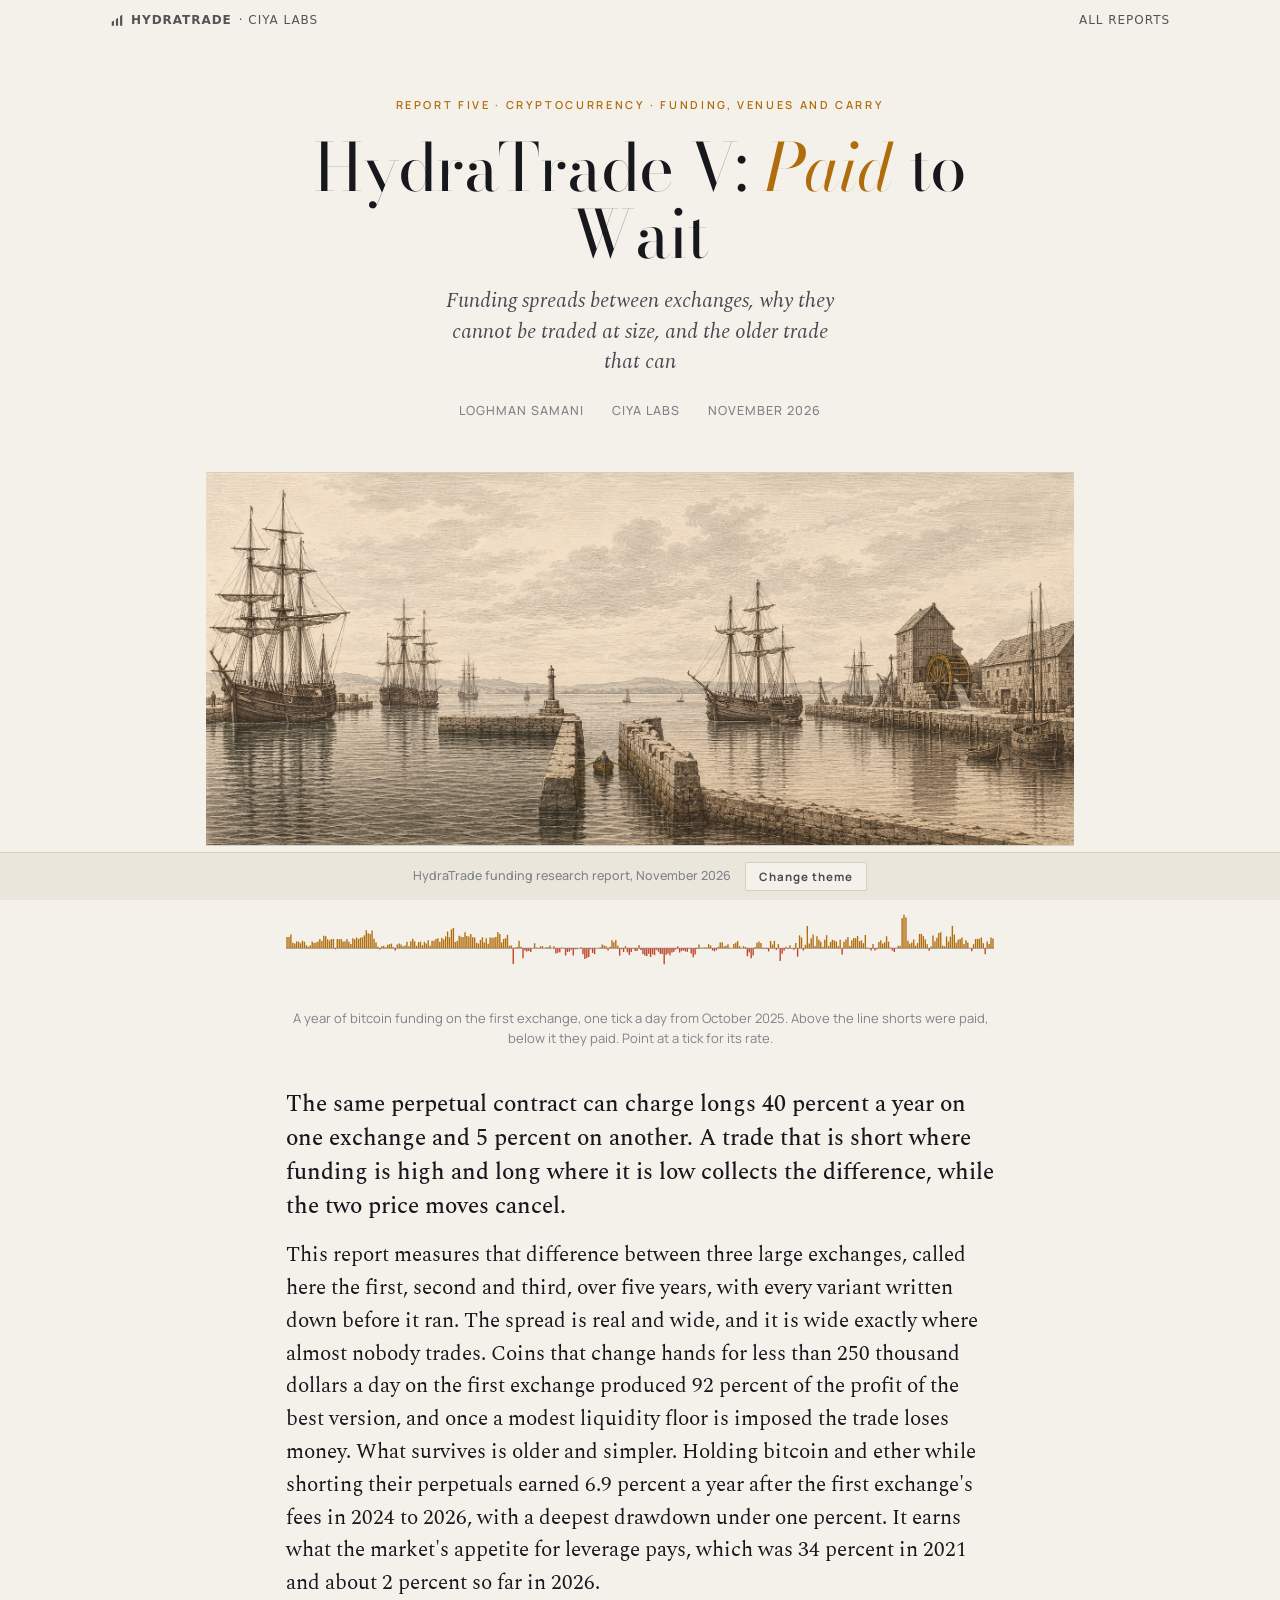
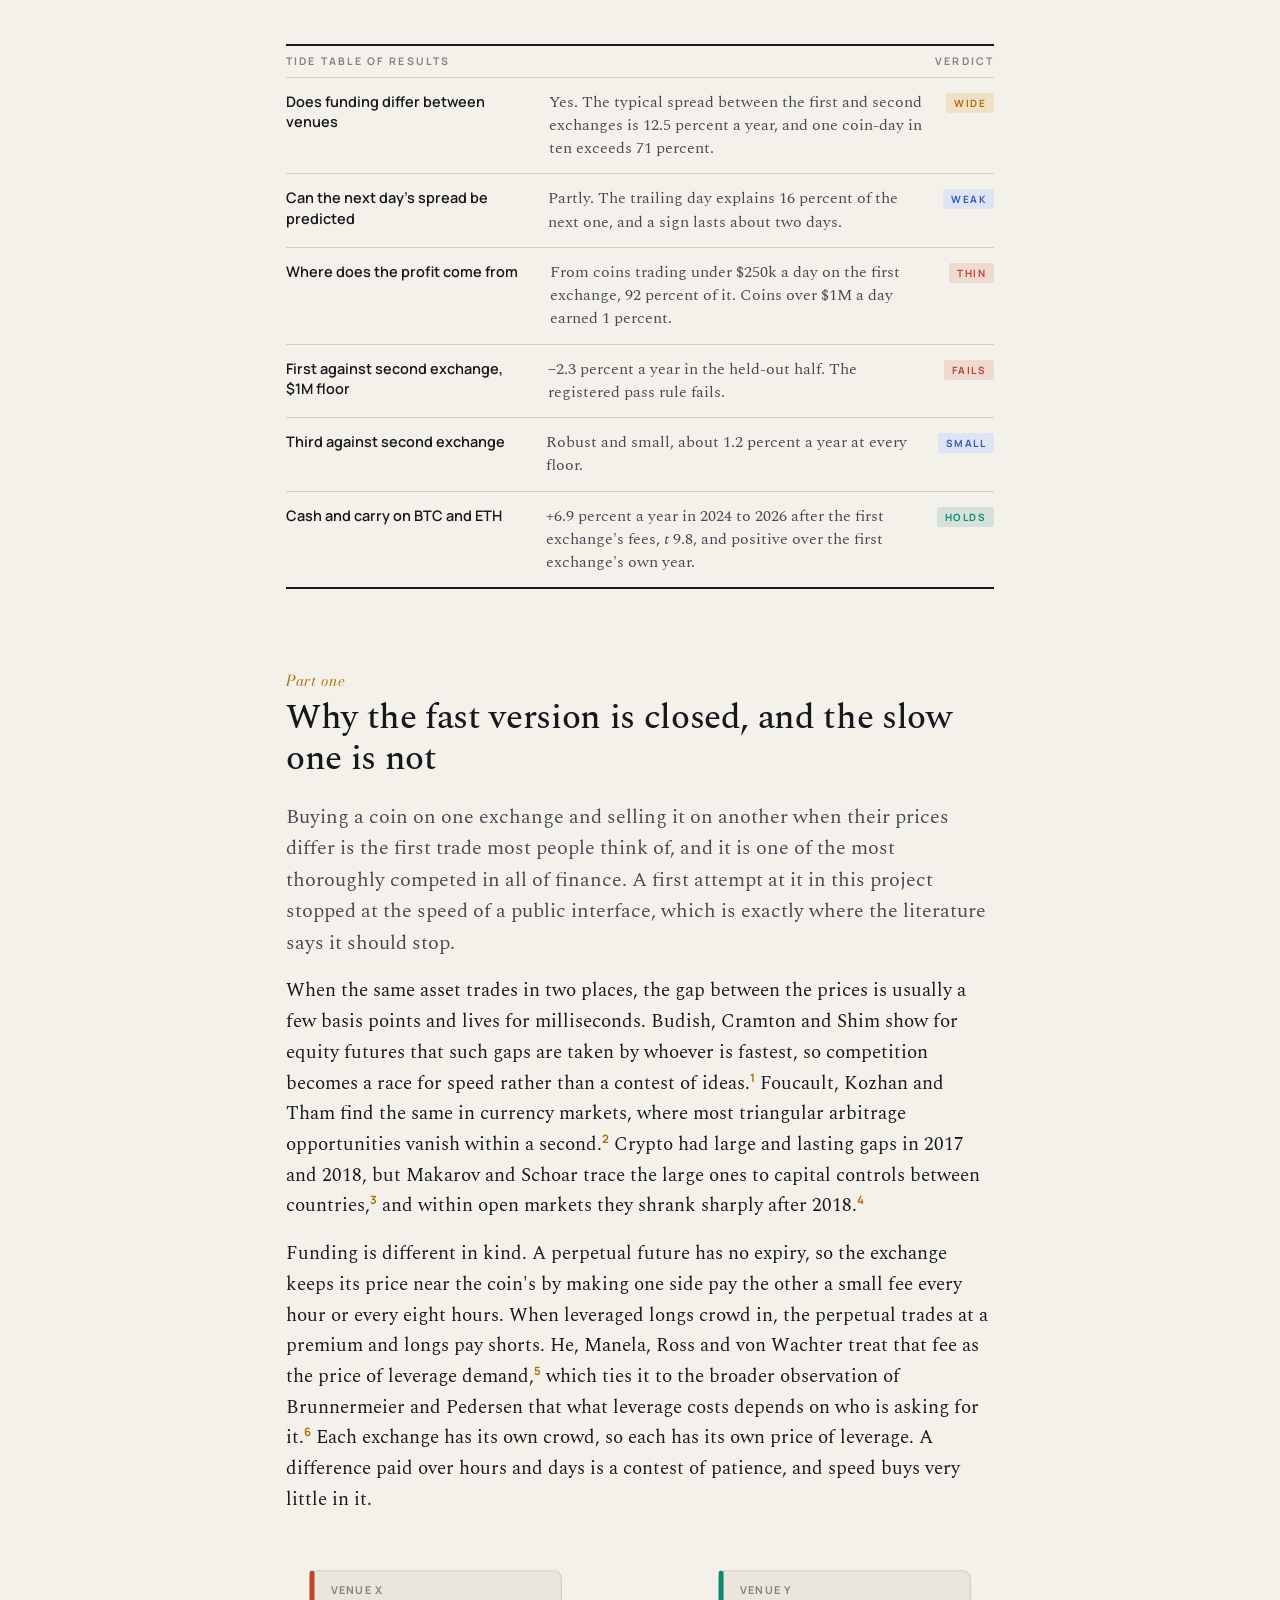
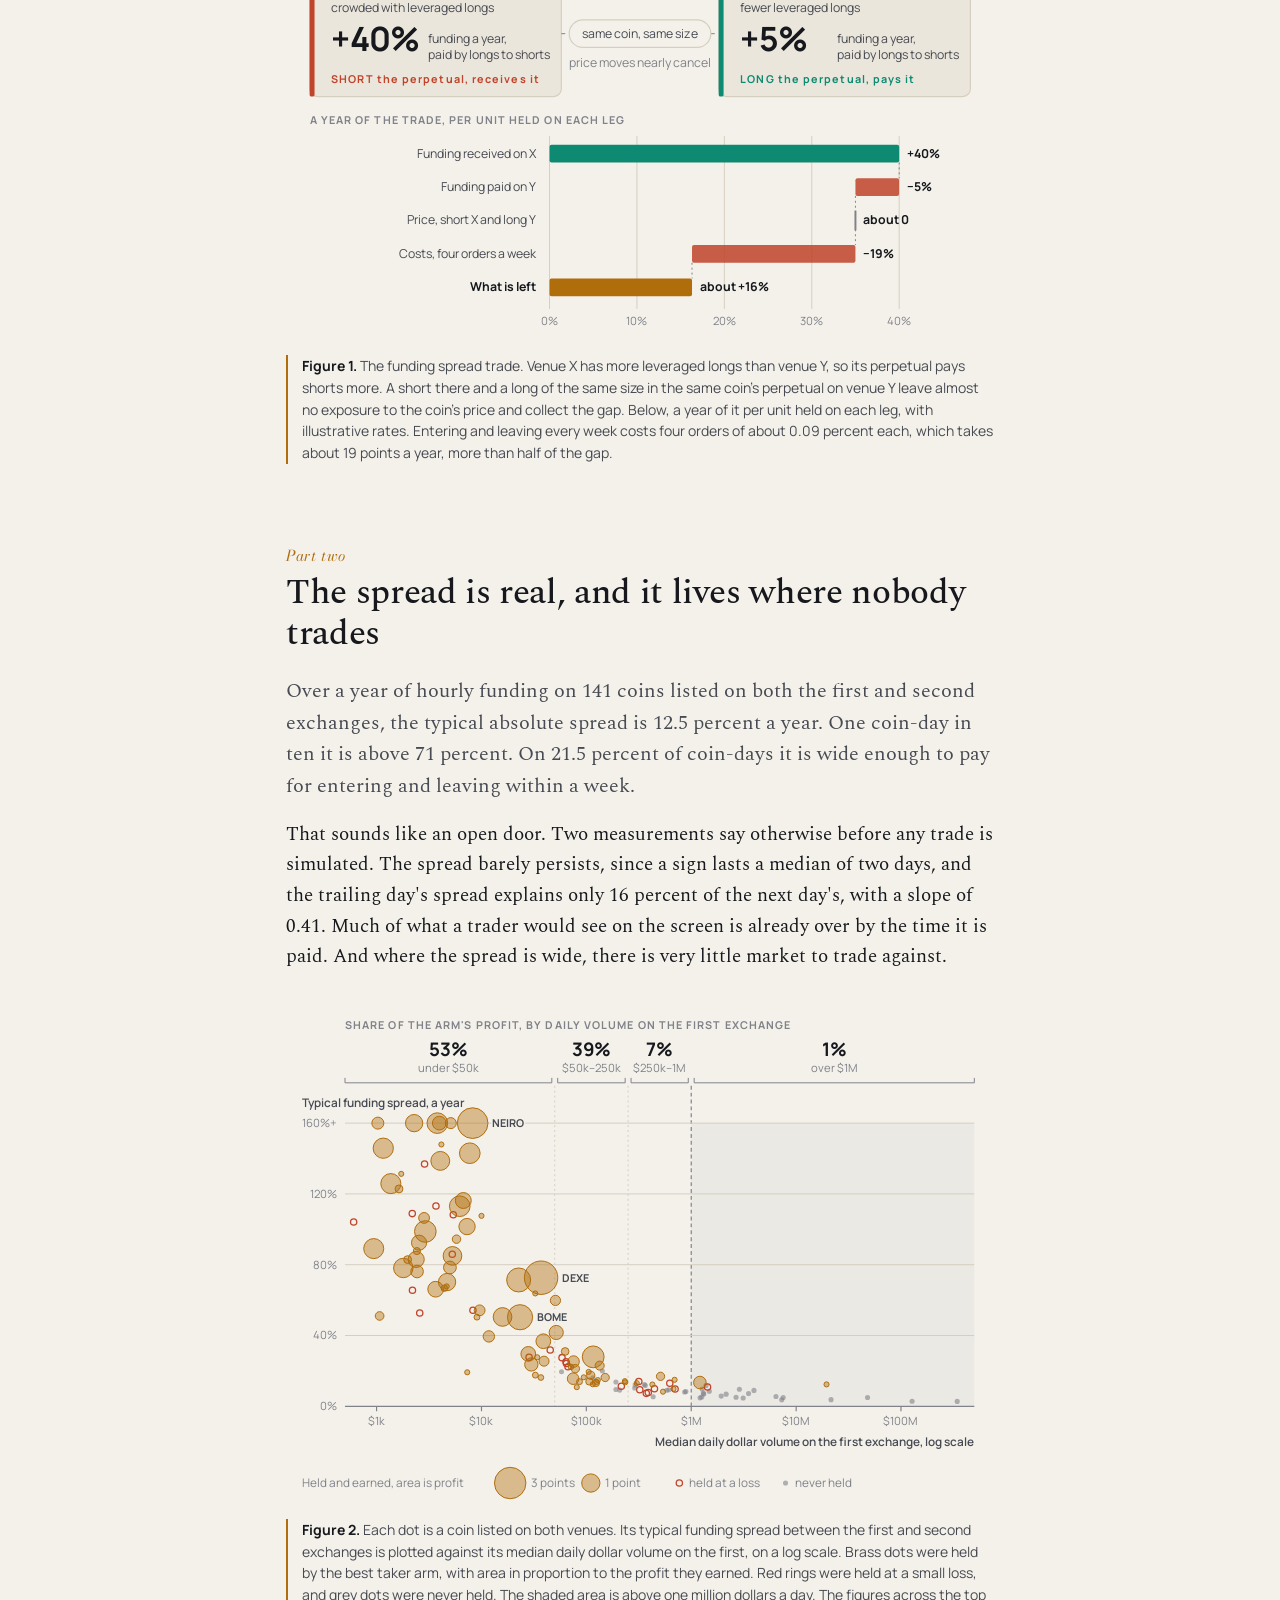
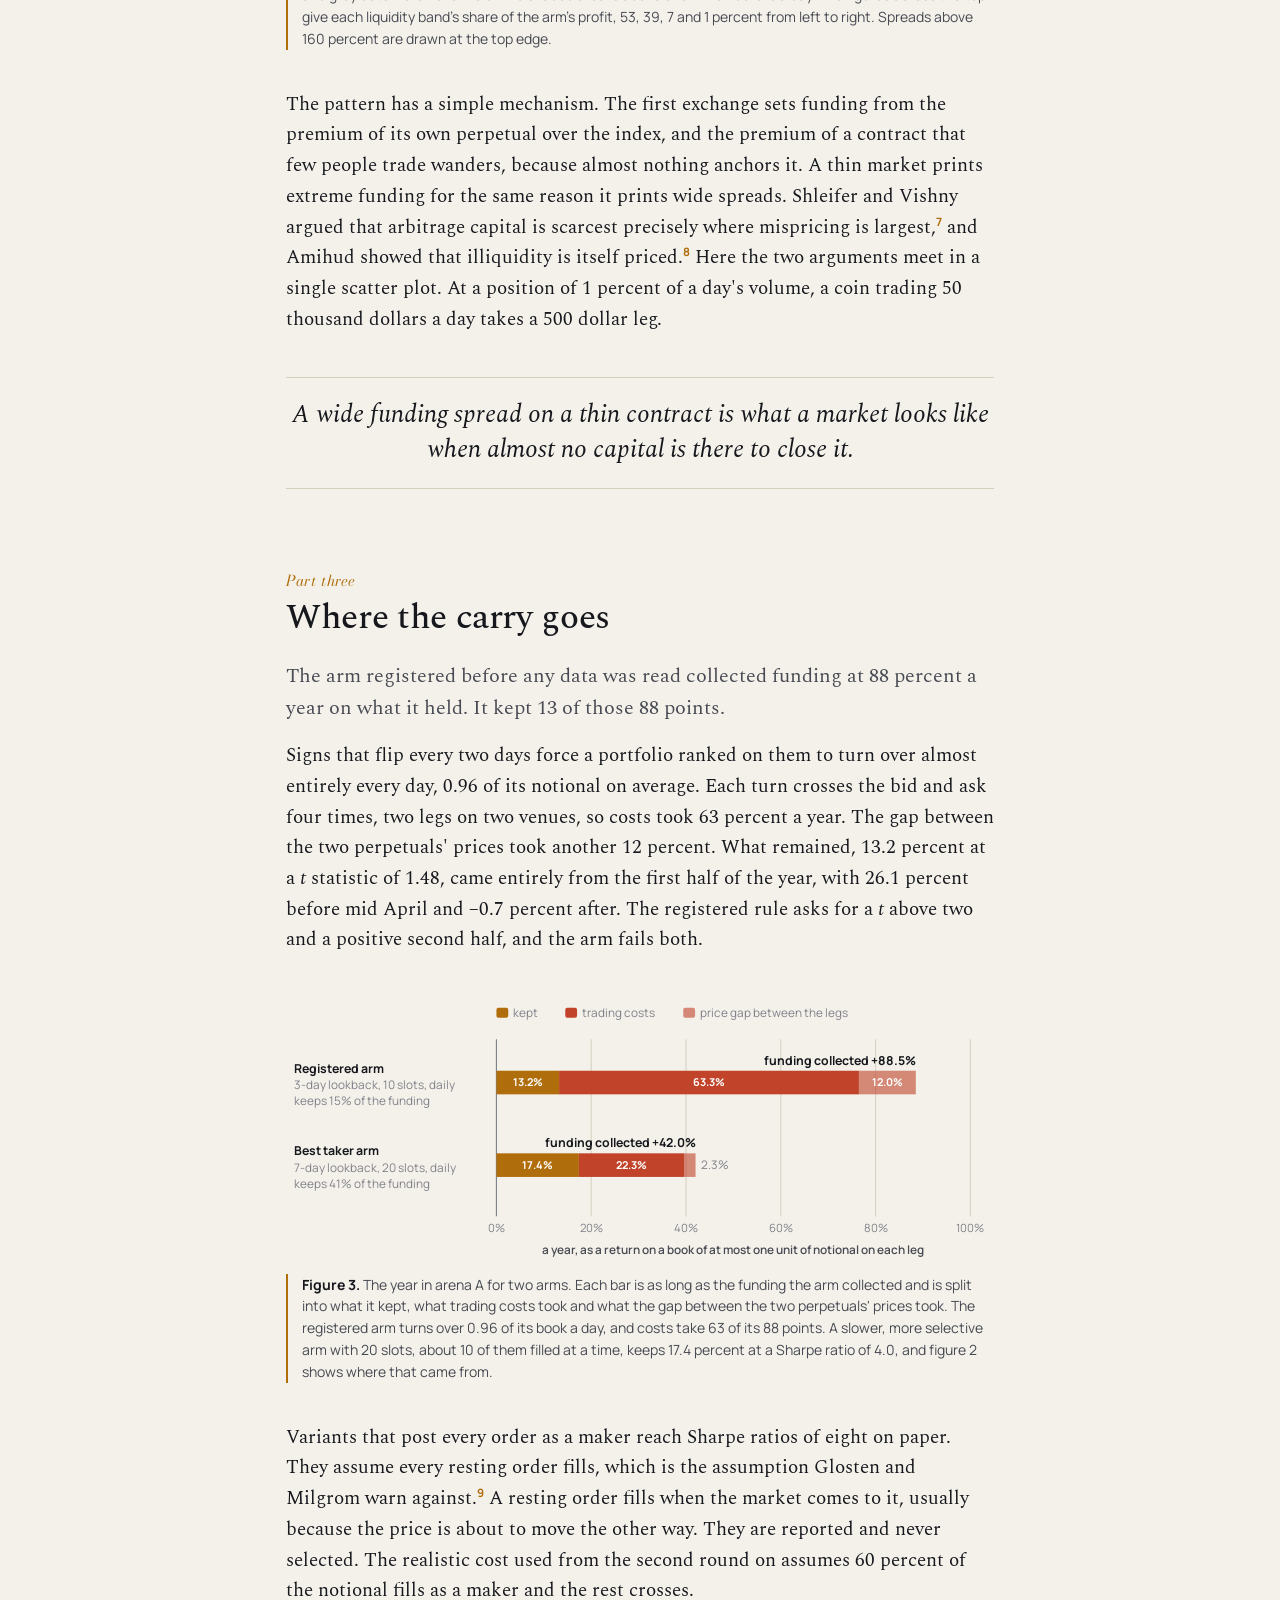
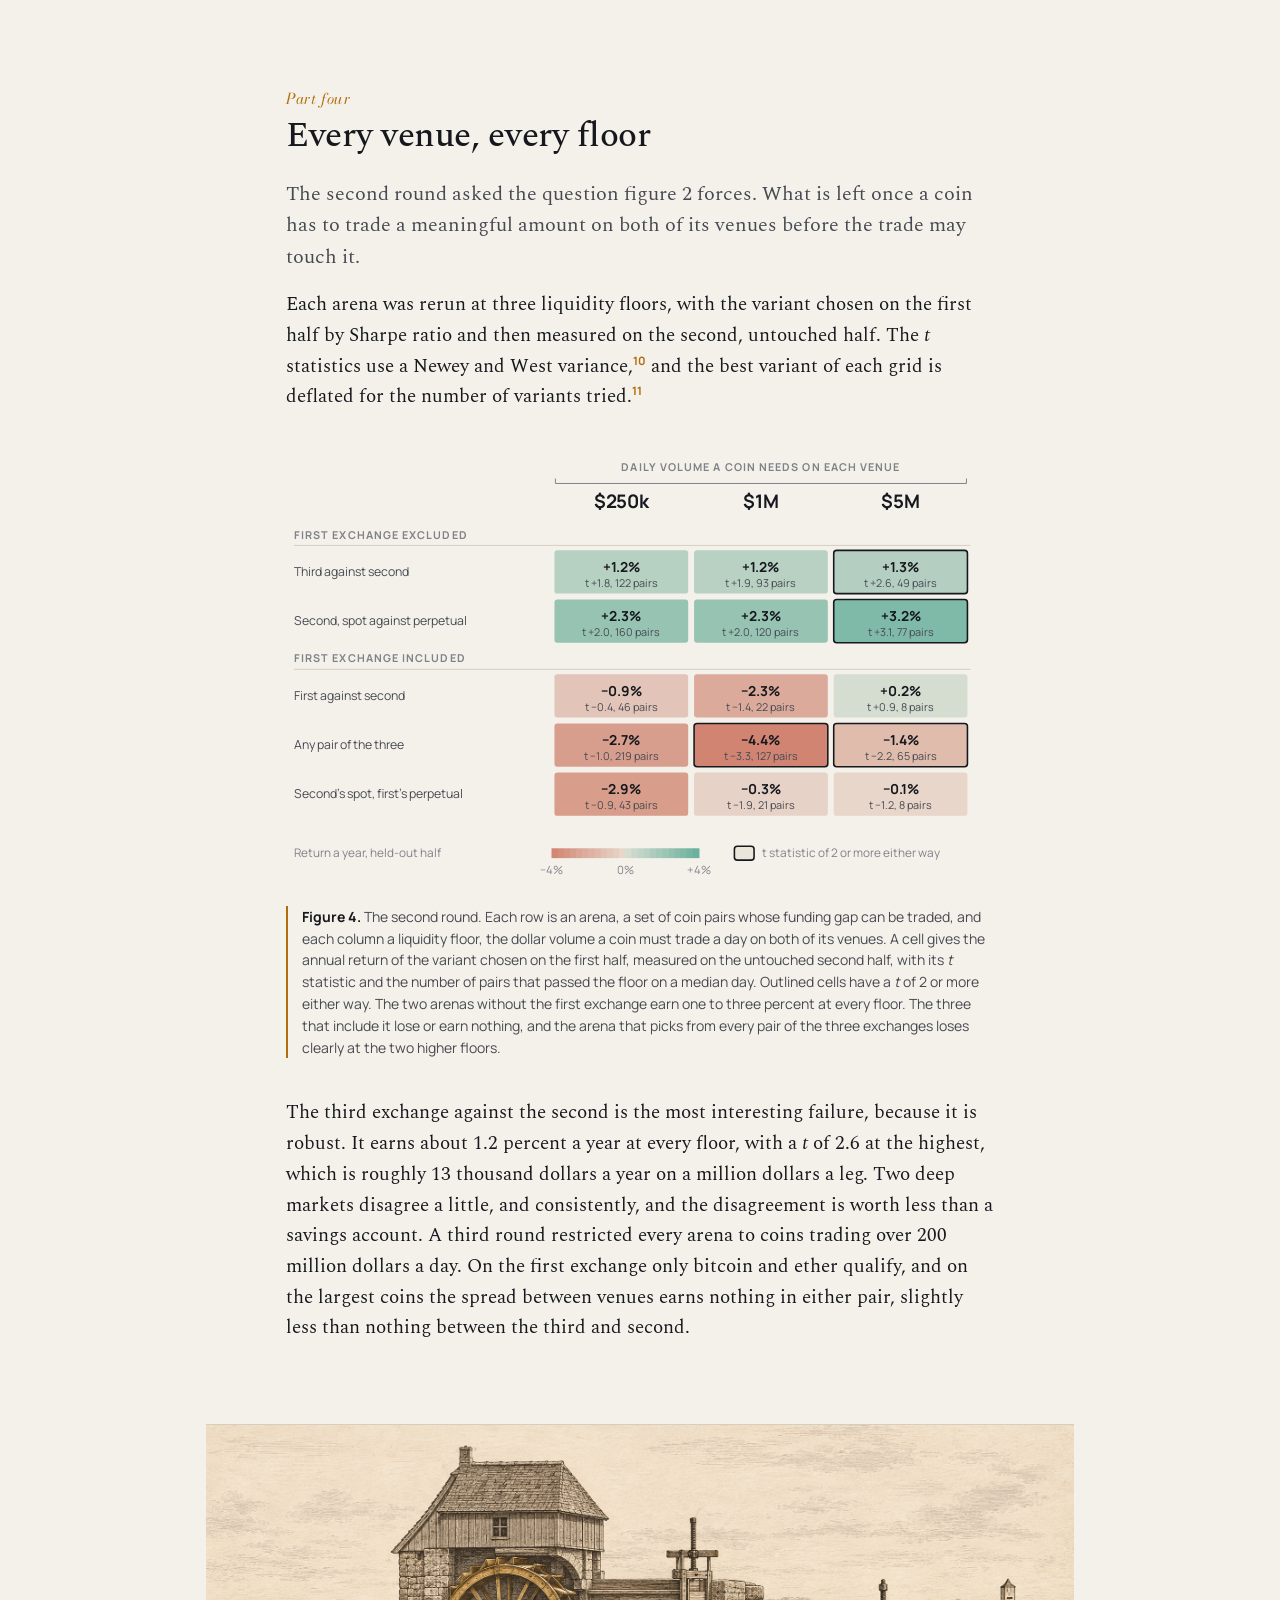
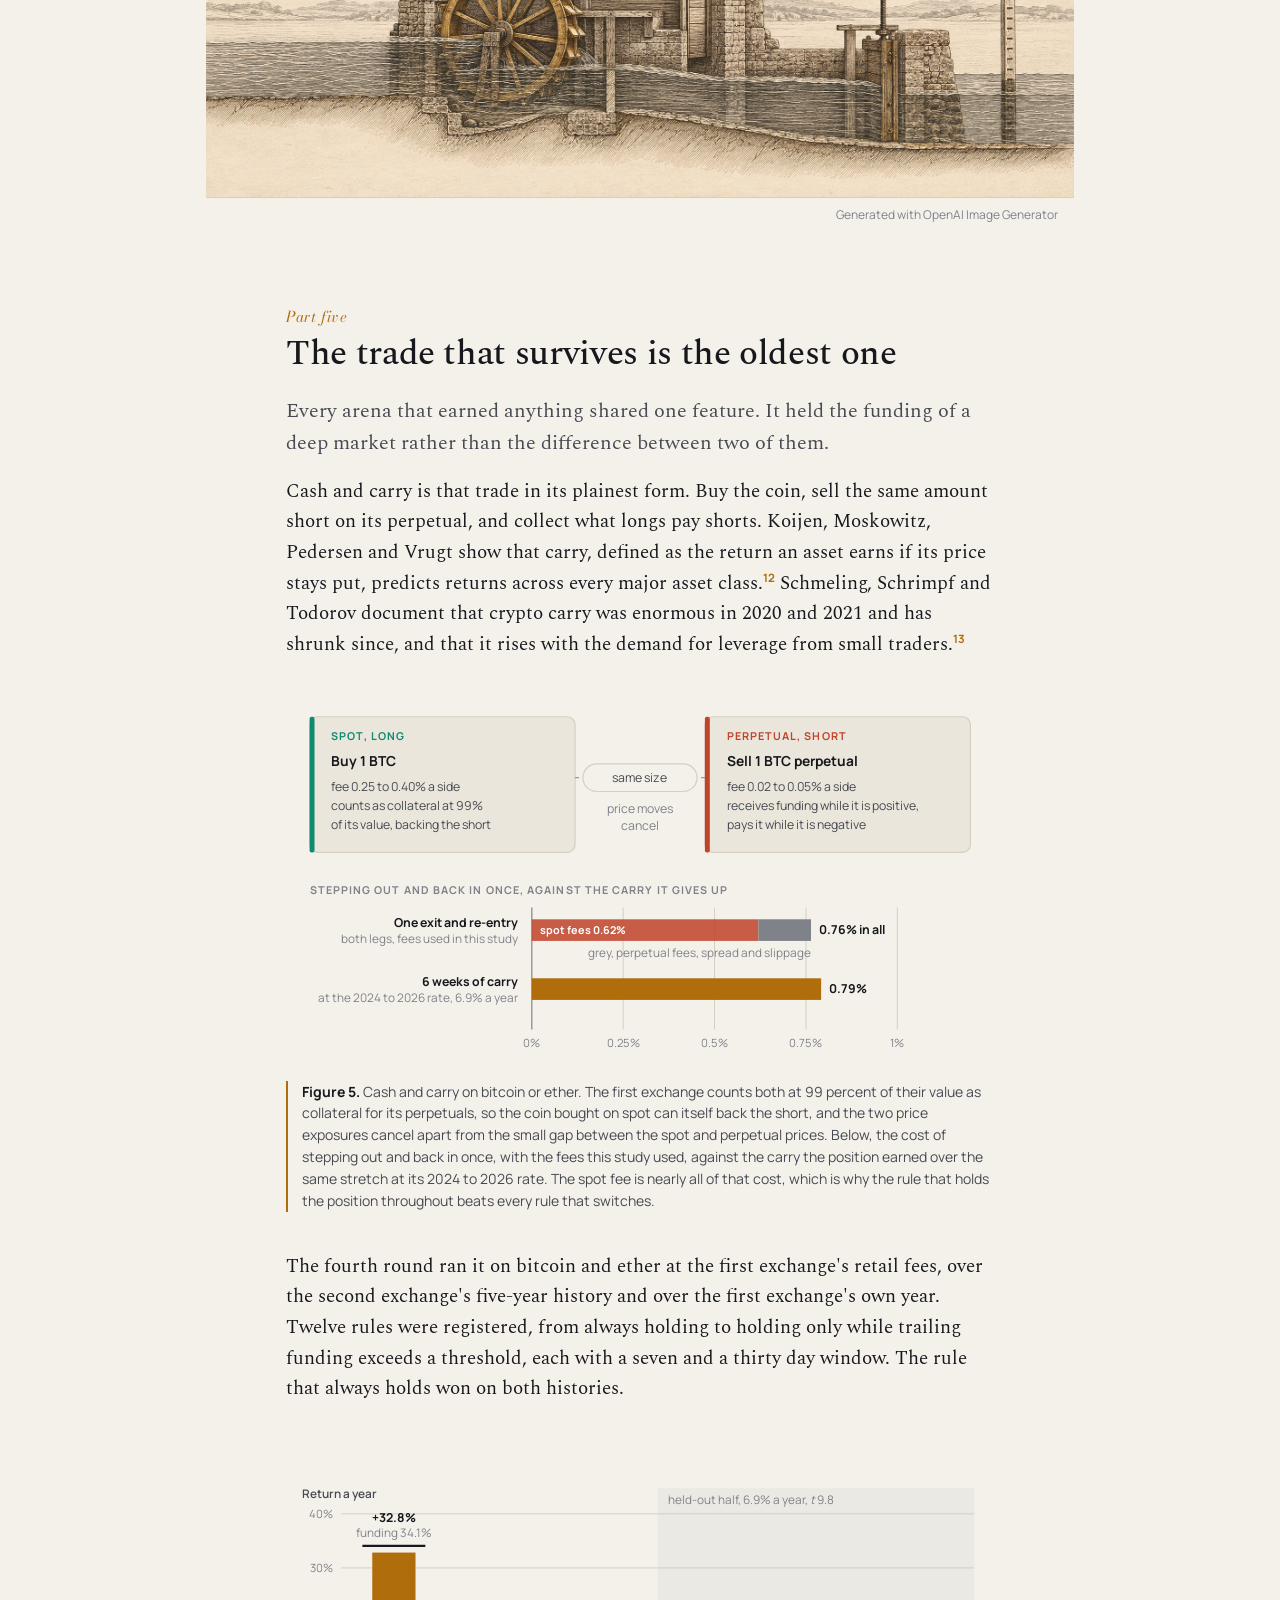
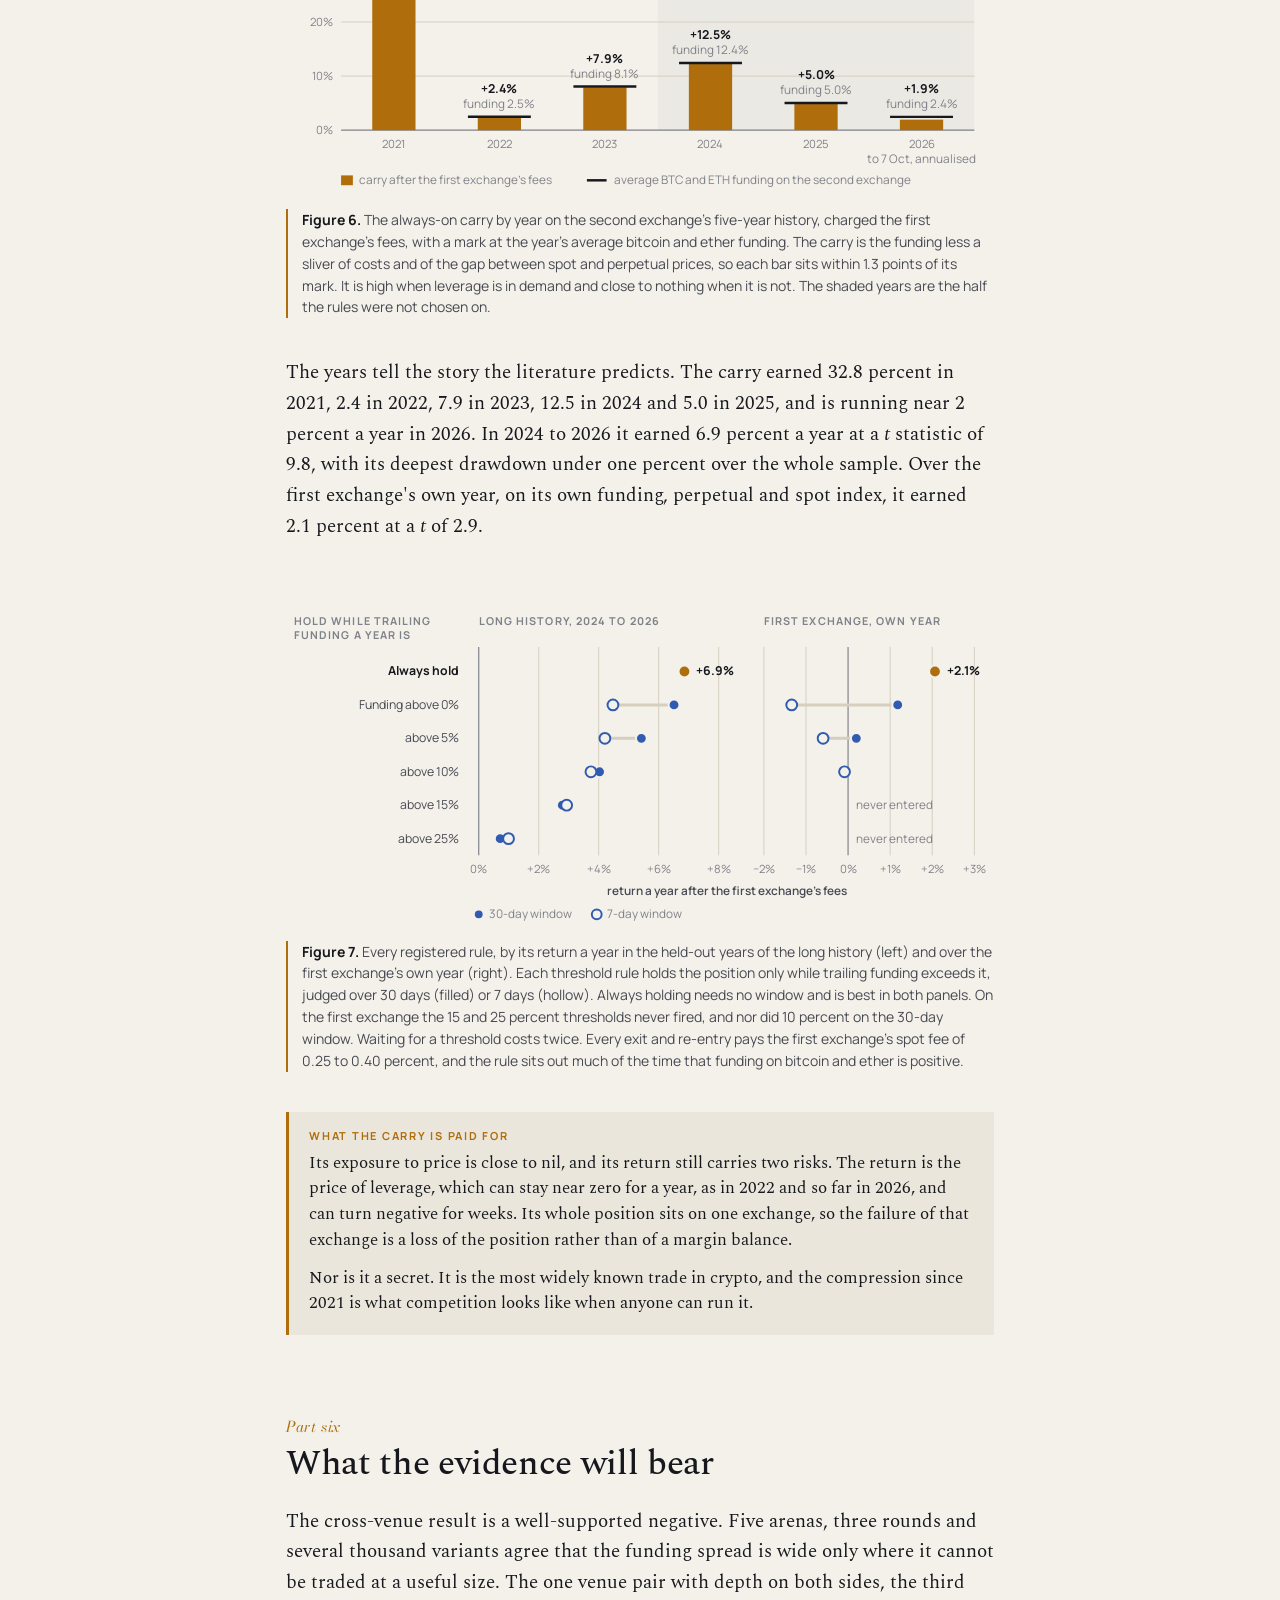
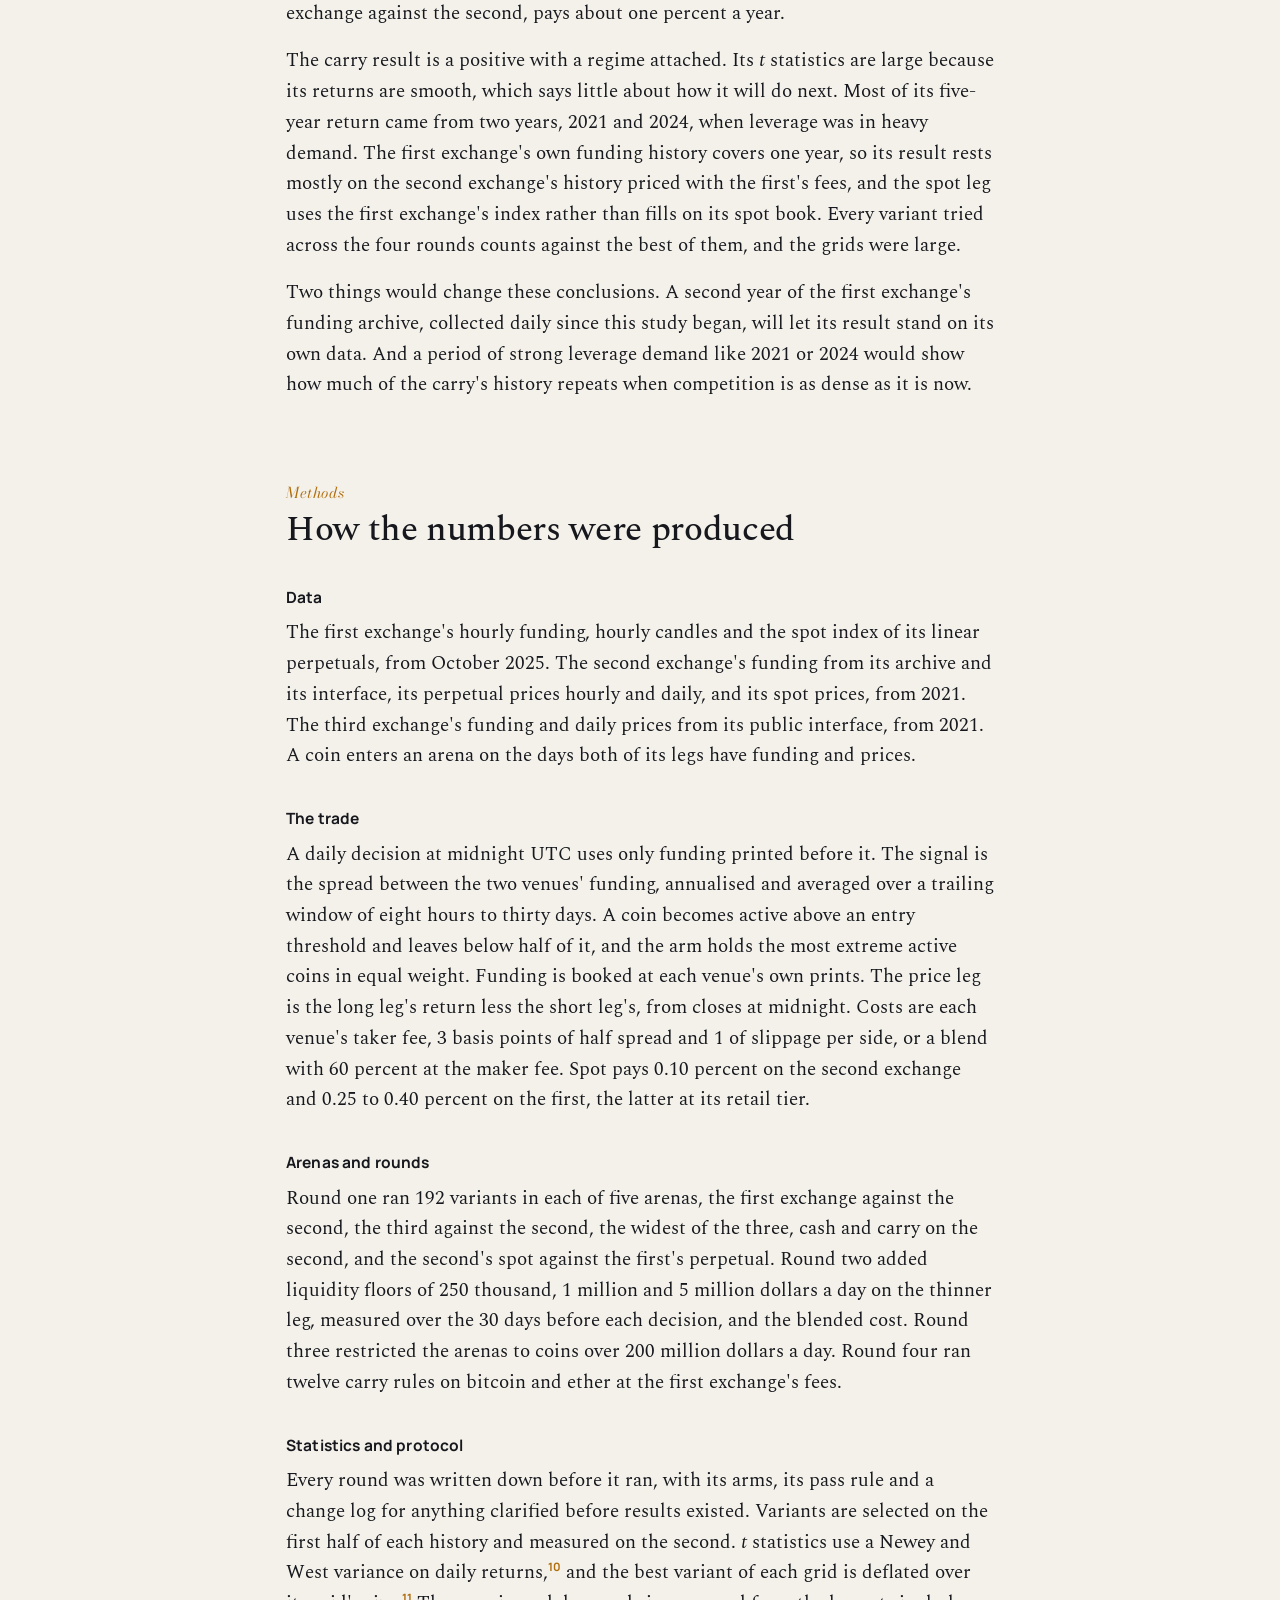
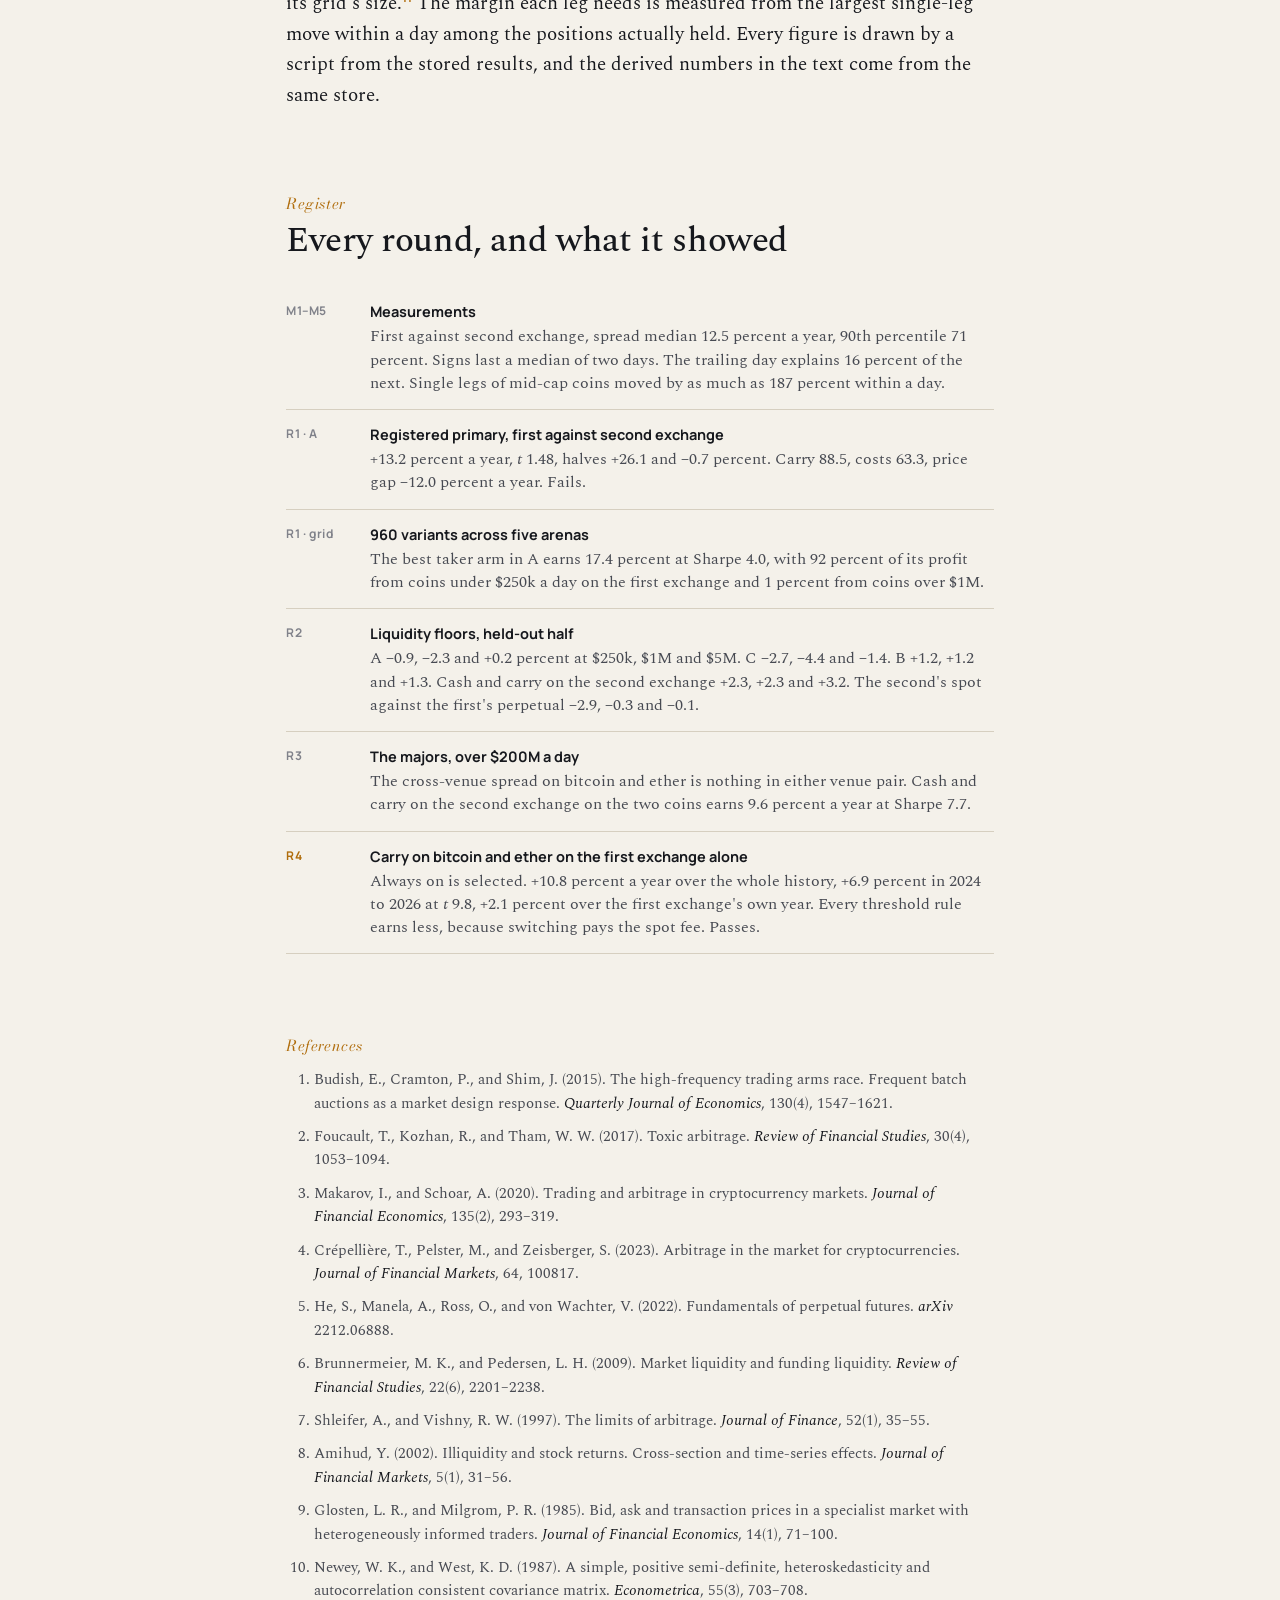
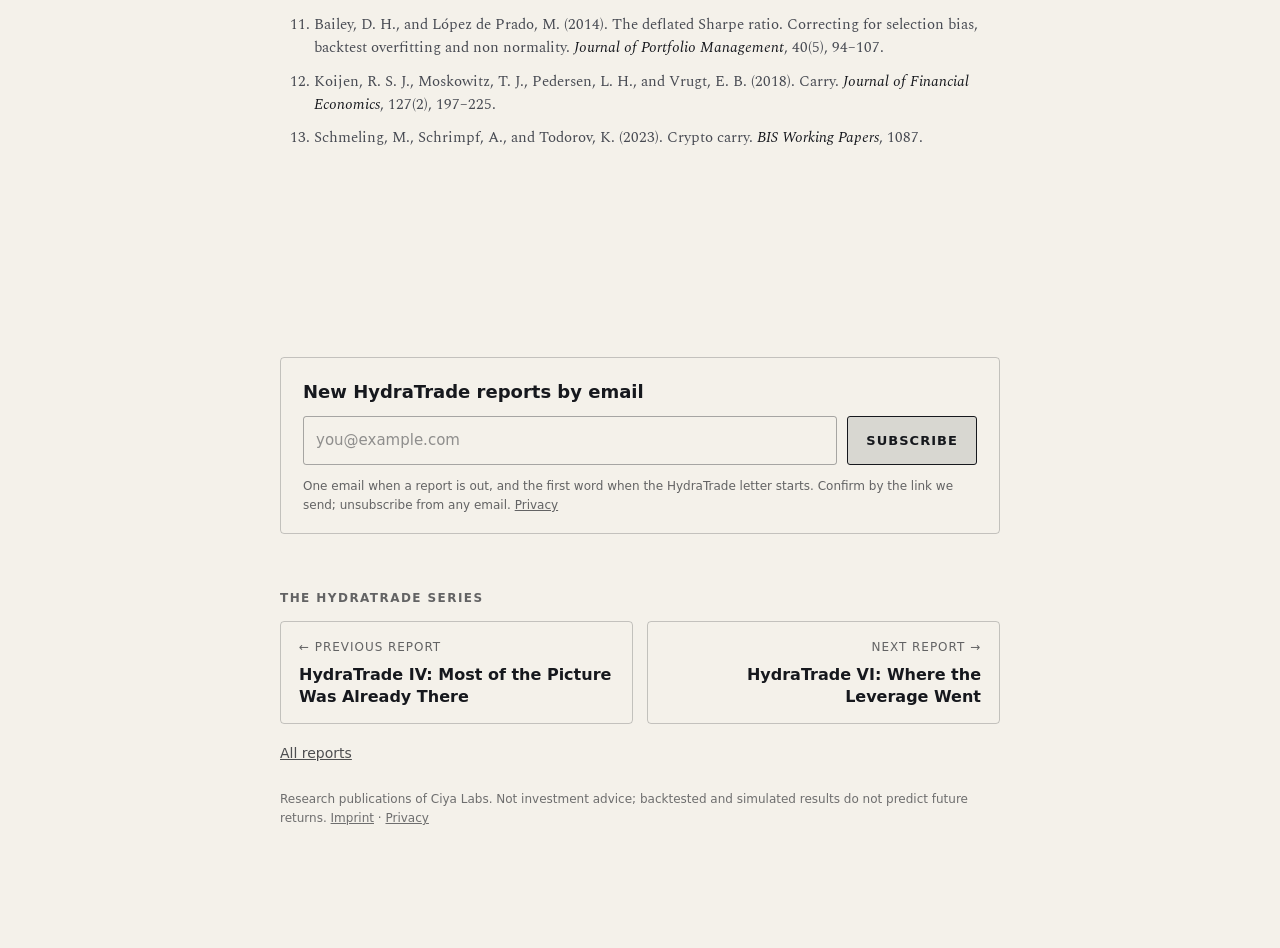
<file: v/index.html>
<!doctype html>
<html lang="en">
<head>
<meta charset="utf-8">
<meta name="viewport" content="width=device-width,initial-scale=1">
<title>HydraTrade V. Paid to Wait</title>
<meta name="description" content="The funding rate of the same perpetual contract differs between exchanges. This report measures the difference across three large exchanges, finds it wide only where nobody trades, and finds the older carry trade that survives.">
<link rel="stylesheet" href="../fonts/v.css">
<style>
:root{
  color-scheme:light;
  --bg:#f4f1ea; --bg-2:#ebe6db; --bg-3:#e0d9ca;
  --ink:#16181d; --ink-2:#474a52; --ink-3:#80828a; --rule:#d6cfc0;
  --navy:#2f5bb0; --brass:#b06d0c; --teal:#0e8a72; --red:#c0432a;
  --brass-soft:#f0e1c6; --navy-soft:#dde4f3;
  --display:"Bodoni Moda",Didot,Georgia,serif;
  --serif:"Spectral",Georgia,serif;
  --sans:"Manrope",ui-sans-serif,-apple-system,"Segoe UI",Roboto,Arial,sans-serif;
}
@media (prefers-color-scheme:dark){
  :root:not([data-theme="light"]){
    color-scheme:dark;
    --bg:#111419; --bg-2:#191d24; --bg-3:#222731;
    --ink:#e8e6e0; --ink-2:#b3b3ae; --ink-3:#7b7d82; --rule:#2c313b;
    --navy:#5f86d6; --brass:#bb8226; --teal:#2ea58a; --red:#d8664c;
    --brass-soft:#3a2b13; --navy-soft:#1c2740;
  }
}
:root[data-theme="dark"]{
  color-scheme:dark;
  --bg:#111419; --bg-2:#191d24; --bg-3:#222731;
  --ink:#e8e6e0; --ink-2:#b3b3ae; --ink-3:#7b7d82; --rule:#2c313b;
  --navy:#5f86d6; --brass:#bb8226; --teal:#2ea58a; --red:#d8664c;
  --brass-soft:#3a2b13; --navy-soft:#1c2740;
}
*{box-sizing:border-box}
html{-webkit-text-size-adjust:100%}
body{margin:0; background:var(--bg); color:var(--ink); font:400 18.5px/1.66 var(--serif)}
.wrap{max-width:740px; margin:0 auto; padding:0 16px 120px}

/* masthead */
header.mast{padding:58px 0 18px; text-align:center}
.kicker{font:600 11px/1 var(--sans); letter-spacing:.24em; text-transform:uppercase; color:var(--brass);
  margin-bottom:24px}
h1{font:400 clamp(38px,7vw,66px)/1.02 var(--display); font-variation-settings:"opsz" 96;
  margin:0 0 18px; letter-spacing:-.01em}
h1 em{font-style:italic; color:var(--brass)}
.sub{font:400 italic clamp(18px,2.4vw,21px)/1.45 var(--serif); color:var(--ink-2); max-width:36ch;
  margin:0 auto 24px}
.byline{font:500 12.5px/1.5 var(--sans); letter-spacing:.08em; text-transform:uppercase; color:var(--ink-3);
  display:flex; justify-content:center; flex-wrap:wrap; gap:4px 28px}

/* hero and the tide strip */
figure.hero{margin:34px -16px 0}
figure.hero img{display:block; width:100%; height:auto; border-top:1px solid var(--rule);
  border-bottom:1px solid var(--rule); background:var(--bg-2)}
figure.hero.noimg,figure.divider.noimg{display:none}
figure.divider{margin:80px -16px 0}
figure.divider img{display:block; width:100%; height:auto; border-top:1px solid var(--rule);
  border-bottom:1px solid var(--rule)}
figure.divider figcaption{border:0; padding:0; margin:8px 16px 0; text-align:right; font-size:12px; color:var(--ink-3)}
@media (min-width:800px){ figure.divider{margin-left:-80px; margin-right:-80px} }
figure.hero figcaption{border:0; padding:0; margin:8px 16px 0; text-align:right; font-size:12px; color:var(--ink-3)}
figure.tide-fig{margin:30px 0 40px}
figure.tide-fig figcaption{border:0; padding:0; text-align:center; font-size:13px; color:var(--ink-3)}
.fig.tide .tide-line{stroke:var(--ink-3); stroke-width:.8}
.fig.tide .tide-up{stroke:var(--brass); stroke-width:1.4}
.fig.tide .tide-dn{stroke:var(--red); stroke-width:1.4}
@media (min-width:800px){ figure.hero{margin-left:-80px; margin-right:-80px} }

.stand{font:400 20.5px/1.6 var(--serif); margin:0 0 16px}
.stand .big{font:500 22.5px/1.5 var(--serif)}

/* the tide table of results */
.tides{margin:44px 0 52px; border-top:2px solid var(--ink); border-bottom:2px solid var(--ink)}
.tides .th{display:flex; justify-content:space-between; font:700 10.5px/1 var(--sans); letter-spacing:.2em;
  text-transform:uppercase; color:var(--ink-3); padding:10px 0; border-bottom:1px solid var(--rule)}
.tides .row{display:grid; grid-template-columns:1.1fr 1.7fr auto; gap:6px 18px; padding:13px 0;
  border-bottom:1px solid var(--rule); align-items:baseline}
.tides .row:last-child{border-bottom:0}
.tides .q{font:600 14.5px/1.4 var(--sans)}
.tides .a{font:400 15.5px/1.5 var(--serif); color:var(--ink-2)}
.chip{font:700 10px/1 var(--sans); letter-spacing:.14em; text-transform:uppercase; padding:5px 8px;
  border-radius:2px; white-space:nowrap}
.chip.hi{color:var(--brass); background:var(--brass-soft)}
.chip.lo{color:var(--red); background:color-mix(in srgb,var(--red) 13%,transparent)}
.chip.ok{color:var(--teal); background:color-mix(in srgb,var(--teal) 14%,transparent)}
.chip.mid{color:var(--navy); background:var(--navy-soft)}
@media (max-width:620px){ .tides .row{grid-template-columns:1fr auto} .tides .a{grid-column:1/-1} .tides .chip{justify-self:start} }

/* parts */
.part{margin:84px 0 0}
.part > .num{font:400 italic 15px/1 var(--display); color:var(--brass); display:block; margin-bottom:10px;
  letter-spacing:.04em}
h2{font:500 clamp(27px,3.6vw,35px)/1.16 var(--serif); margin:0 0 22px; letter-spacing:-.01em}
h3{font:700 15.5px/1.4 var(--sans); margin:36px 0 10px; letter-spacing:.01em}
p{margin:0 0 17px}
.lede{font:400 20px/1.58 var(--serif); color:var(--ink-2)}
sup{font:700 .62em/0 var(--sans)}
.pull{margin:42px 0; text-align:center; font:400 italic 25px/1.4 var(--serif); color:var(--ink);
  padding:20px 0; border-top:1px solid var(--rule); border-bottom:1px solid var(--rule)}
.note-box{margin:32px 0; padding:18px 20px; background:var(--bg-2); border-left:3px solid var(--brass);
  font:400 16.5px/1.56 var(--serif)}
.note-box .h{font:700 11px/1 var(--sans); letter-spacing:.16em; text-transform:uppercase; color:var(--brass);
  display:block; margin-bottom:10px}
.note-box p{margin:0 0 12px} .note-box p:last-child{margin:0}

/* figures */
figure{margin:40px 0}
svg.fig{width:100%; height:auto; display:block; font-family:var(--sans)}
figcaption{font:400 14px/1.56 var(--sans); color:var(--ink-2); margin-top:14px; padding-left:14px;
  border-left:2px solid var(--brass)}
figcaption b{color:var(--ink); font-weight:700}
.fig .grid{stroke:var(--rule); stroke-width:1}
.fig .axis{stroke:var(--ink-3); stroke-width:1.2}
.fig .tick{font-size:11.5px; fill:var(--ink-3)}
.fig .axlab{font-size:12px; font-weight:600; fill:var(--ink-2)}
.fig .lab{font-size:12.5px; fill:var(--ink-2)}
.fig .lab-strong{font-size:12.5px; font-weight:700; fill:var(--ink)}
.fig .note{font-size:12px; fill:var(--ink-3)}
.fig .pt{font-size:12.5px; font-weight:700; fill:var(--ink)}
.fig .colhead{font-size:11px; font-weight:700; letter-spacing:.1em; text-transform:uppercase; fill:var(--ink-3)}
.fig .share{font-size:19px; font-weight:700; fill:var(--ink); letter-spacing:-.01em}
.fig .bracket{fill:none; stroke:var(--ink-3); stroke-width:1}
.fig .div{stroke:var(--rule); stroke-width:1; stroke-dasharray:2 3}
/* diagrams */
.fig .dg-box{fill:var(--bg-2); stroke:var(--rule); stroke-width:1.2}
.fig .dg-net{fill:var(--brass-soft); stroke:var(--brass); stroke-width:1.4}
.fig .dg-h{font-size:14px; font-weight:700; fill:var(--ink)}
.fig .dg-t{font-size:12.5px; fill:var(--ink-2)}
.fig .dg-c{fill:var(--ink-3)}
.fig .dg-leg{font-size:11px; font-weight:700; letter-spacing:.1em}
.fig .dg-short{fill:var(--red)} .fig .dg-long{fill:var(--teal)}
.fig .dg-flow{fill:none; stroke:var(--ink-3); stroke-width:1.6}
.fig .dg-in{stroke:var(--teal)} .fig .dg-out{stroke:var(--red)}
.fig .dg-head{fill:var(--ink-3)}
.fig .dg-cross{stroke:var(--ink-3); stroke-width:1; stroke-dasharray:4 4}
.fig .dg-note{font-size:12px; font-style:italic; fill:var(--ink-3)}
.fig .dg-big{font:700 34px var(--sans); fill:var(--ink); letter-spacing:-.02em}
.fig .dg-short-band{fill:var(--red)} .fig .dg-long-band{fill:var(--teal)}
.fig .dg-pill{fill:var(--bg); stroke:var(--rule); stroke-width:1.2}
.fig .wf-pos{fill:var(--teal)} .fig .wf-neg{fill:var(--red); opacity:.85} .fig .wf-net{fill:var(--brass)}
.fig .wf-tick{stroke:var(--ink-3); stroke-width:2}
.fig .wf-link{stroke:var(--ink-3); stroke-width:1; stroke-dasharray:2 3}
/* charts */
.fig .band{fill:var(--ink); opacity:.035}
.fig .cut{stroke:var(--ink-3); stroke-width:1.2; stroke-dasharray:4 3}
.fig .dot-earn{fill:var(--brass); fill-opacity:.42; stroke:var(--brass); stroke-width:1}
.fig .dot-lost{fill:none; stroke:var(--red); stroke-width:1.3}
.fig .name{font-size:11px; font-weight:700; fill:var(--ink-2); paint-order:stroke; stroke:var(--bg); stroke-width:3}
.fig .dot-idle{fill:var(--ink-3); fill-opacity:.6}
.fig circle:hover{stroke:var(--ink); stroke-width:1.6}
.fig .seg-kept{fill:var(--brass)} .fig .seg-rest{fill:var(--ink-3)} .fig .seg-carry{fill:var(--teal)} .fig .seg-loss{fill:var(--red); opacity:.6} .fig .seg-cost{fill:var(--red)}
.fig .net-line{stroke:var(--ink); stroke-width:2}
.fig .seg-in{font-size:11px; font-weight:700; fill:#fff}
.fig .cell-pos{fill:var(--teal)} .fig .cell-neg{fill:var(--red)} .fig .cell-mid{fill:var(--ink-3)}
.fig .cell-v{font-size:14px; font-weight:700; fill:var(--ink)}
.fig .cell-t{font-size:11px; fill:var(--ink-2)}
.fig .bar-carry{fill:var(--brass)}
.fig .fund-mark{stroke:var(--ink); stroke-width:2.5}
.fig .dot-fund{fill:var(--navy); stroke:var(--bg); stroke-width:2}
.fig .pair{stroke:var(--rule); stroke-width:3}
.fig .dot-proxy{fill:var(--navy); stroke:var(--bg); stroke-width:2}
.fig .dot-hollow{fill:var(--bg); stroke:var(--navy); stroke-width:2}
.fig .dot-always{fill:var(--brass); stroke:var(--bg); stroke-width:2}
.fig .dot-first{fill:var(--bg); stroke:var(--brass); stroke-width:2.4}

/* tables */
table.data{width:100%; border-collapse:collapse; font:400 14.5px/1.45 var(--sans); margin:26px 0}
table.data caption{text-align:left; font:400 14px/1.56 var(--sans); color:var(--ink-2); padding-bottom:12px}
table.data th{text-align:left; font-weight:700; font-size:12px; letter-spacing:.04em; padding:9px 12px 9px 0;
  border-bottom:1.5px solid var(--ink-3)}
table.data td{padding:9px 12px 9px 0; border-bottom:1px solid var(--rule)}
table.data td.n,table.data th.n{text-align:right; font-variant-numeric:tabular-nums}
table.data tr.hl td{background:color-mix(in srgb,var(--brass-soft) 70%,transparent); font-weight:600}
.tscroll{overflow-x:auto}

/* register and references */
ol.reg{list-style:none; padding:0; margin:26px 0}
ol.reg li{display:grid; grid-template-columns:70px 1fr; gap:0 14px; padding:14px 0; border-bottom:1px solid var(--rule)}
ol.reg .k{font:700 12px/1.6 var(--sans); color:var(--ink-3); letter-spacing:.05em}
ol.reg li.pass .k{color:var(--brass)}
ol.reg .t{font:700 14.5px/1.45 var(--sans); margin-bottom:3px}
ol.reg .d{font:400 15.5px/1.5 var(--serif); color:var(--ink-2)}
ol.refs{font:400 15px/1.56 var(--serif); color:var(--ink-2); padding-left:28px}
ol.refs li{margin-bottom:10px} ol.refs i{color:var(--ink)}

/* citation pop-ups */
.cite{color:var(--brass); cursor:pointer; border-radius:2px}
.cite:hover,.cite:focus-visible{text-decoration:underline; text-underline-offset:2px; outline:none}
.cite-tip{position:fixed; z-index:20; max-width:min(440px,calc(100vw - 32px)); background:var(--bg-2);
  color:var(--ink); border:1px solid var(--rule); border-radius:4px; padding:10px 14px;
  font:400 14px/1.45 var(--sans); box-shadow:0 6px 20px rgba(0,0,0,.18)}
.cite-tip p{margin:0} .cite-tip p+p{margin-top:8px}

.bar{position:fixed; left:0; right:0; bottom:0; background:var(--bg-2); border-top:1px solid var(--rule);
  padding:9px 16px; display:flex; gap:14px; align-items:center; justify-content:center;
  font:500 12.5px/1 var(--sans); color:var(--ink-3); z-index:9}
.bar button{font:700 11.5px/1 var(--sans); letter-spacing:.08em; color:var(--ink-2); background:var(--bg);
  border:1px solid var(--rule); border-radius:2px; padding:8px 13px; cursor:pointer}
.bar button:hover{color:var(--brass); border-color:var(--brass)}
@media (max-width:620px){
  body{font-size:17px} .stand{font-size:18.5px} .stand .big{font-size:20.5px}
  .bar span{display:none}
  figure:not(.hero):not(.tide-fig):not(.divider){overflow-x:auto}
  figure:not(.hero):not(.tide-fig):not(.divider) svg.fig{min-width:600px}
  figure:not(.hero):not(.tide-fig):not(.divider) figcaption{position:sticky; left:0; max-width:calc(100vw - 32px)}
}
</style>
<link rel="canonical" href="https://hydratrade.ciyalabs.com/v/">
<link rel="icon" href="../assets/favicon.svg" type="image/svg+xml">
<style id="ht-series-style">
.ht-bar{font-style:normal;display:flex;justify-content:space-between;align-items:center;gap:16px;
  max-width:1100px;margin:0 auto;padding:12px 20px;font:500 12px/1.4 system-ui,-apple-system,"Segoe UI",sans-serif;
  letter-spacing:.08em;text-transform:uppercase}
.ht-bar a{color:inherit;text-decoration:none;opacity:.72}
.ht-bar a:first-child{display:inline-flex;align-items:center;gap:7px}
.ht-mark{width:14px;height:14px;flex:none}
.ht-bar a:hover{opacity:1}
.ht-bar b{font-weight:600;opacity:1}
.ht-series{font-style:normal;max-width:760px;margin:72px auto 120px;padding:0 20px;font-family:system-ui,-apple-system,"Segoe UI",sans-serif}
.ht-series h2{font-family:inherit;font-size:12px;font-weight:600;line-height:1.4;letter-spacing:.12em;text-transform:uppercase;opacity:.65;margin:0 0 14px}
.ht-series .ht-nav{display:grid;grid-template-columns:1fr 1fr;gap:14px}
.ht-series a.ht-card{display:block;padding:16px 18px;color:inherit;text-decoration:none;
  border:1px solid color-mix(in srgb,currentColor 22%,transparent);border-radius:4px;transition:border-color .2s}
.ht-series a.ht-card:hover{border-color:currentColor}
.ht-series .ht-dir{display:block;font-size:12px;letter-spacing:.08em;text-transform:uppercase;opacity:.65;margin-bottom:6px}
.ht-series .ht-t{display:block;font-size:16px;line-height:1.35;font-weight:600}
.ht-series .ht-next{text-align:right;grid-column:2}
.ht-series .ht-all{display:inline-block;margin-top:18px;color:inherit;font-size:14px;opacity:.75}
.ht-series .ht-all:hover{opacity:1}
.ht-series .ht-note{margin-top:22px;font-size:12px;line-height:1.6;opacity:.6}
.ht-sub{margin:0 0 56px;padding:22px 22px 18px;border:1px solid color-mix(in srgb,currentColor 22%,transparent);border-radius:4px}
.ht-sub-t{display:block;font-size:18px;line-height:1.35;font-weight:600;margin-bottom:12px}
.ht-sub-row{display:flex;gap:10px;flex-wrap:wrap}
.ht-sub input[type=email]{flex:1 1 220px;min-width:0;padding:11px 12px;font:inherit;font-size:15px;color:inherit;
  background:transparent;border:1px solid color-mix(in srgb,currentColor 35%,transparent);border-radius:3px}
.ht-sub input[type=email]::placeholder{color:inherit;opacity:.45}
.ht-sub button{padding:11px 18px;font:inherit;font-size:13px;font-weight:600;letter-spacing:.08em;text-transform:uppercase;
  color:inherit;background:color-mix(in srgb,currentColor 12%,transparent);border:1px solid currentColor;border-radius:3px;cursor:pointer}
.ht-sub button:hover{background:color-mix(in srgb,currentColor 22%,transparent)}
.ht-sub-note{margin:12px 0 0;font-size:12px;line-height:1.6;opacity:.65}
@media (max-width:620px){.ht-series .ht-nav{grid-template-columns:1fr}.ht-series .ht-next{grid-column:1;text-align:left}}
</style>
</head>
<body>
<nav class="ht-bar" aria-label="HydraTrade series"><a href="../"><svg class="ht-mark" viewBox="0 0 64 64" aria-hidden="true"><path fill="currentColor" d="M8 58V40l10-6v24zM27 58V28l10-6v36zM46 58V14l10-6v50z"/></svg><b>HydraTrade</b> &middot; Ciya Labs</a><a href="../#reports">All reports</a></nav>
<div class="wrap">

<header class="mast">
  <div class="kicker">Report five · cryptocurrency · funding, venues and carry</div>
  <h1>HydraTrade V: <em>Paid</em> to Wait</h1>
  <p class="sub">Funding spreads between exchanges, why they cannot be traded at size, and the older trade that can</p>
  <div class="byline"><span>Loghman Samani</span><span>Ciya Labs</span><span>November 2026</span></div>
</header>

<figure class="hero">
  <img src="header.png" alt="A sepia engraving of two harbours under an overcast sky, tall sailing ships
    at anchor on either side of a stone breakwater. A narrow canal cuts through the breakwater, and a single
    rowboat with one oarsman is passing through it, too small a channel for any of the ships. On the far
    quay a tidal mill turns a brass-coloured wheel." width="1916" height="821"
    onerror="this.closest('figure').classList.add('noimg')">
  <figcaption>Generated with OpenAI Image Generator</figcaption>
</figure>

<figure class="tide-fig">
<!--tide-->
<svg viewBox="0 0 720 92" class="fig tide" role="img" aria-label="A year of bitcoin funding on the first exchange, one tick per day for 366 days. Ticks above the line are days when shorts were paid, below when they paid.">
<line class="tide-line" x1="0" x2="720" y1="46" y2="46"/>
<line class="tide-up" x1="1.0" x2="1.0" y1="46" y2="34.7"><title>7 Oct 2025, +8.4% a year</title></line>
<line class="tide-up" x1="3.0" x2="3.0" y1="46" y2="34.5"><title>8 Oct 2025, +8.7% a year</title></line>
<line class="tide-up" x1="4.9" x2="4.9" y1="46" y2="32.1"><title>9 Oct 2025, +10.4% a year</title></line>
<line class="tide-up" x1="6.9" x2="6.9" y1="46" y2="40.5"><title>10 Oct 2025, +4.1% a year</title></line>
<line class="tide-up" x1="8.9" x2="8.9" y1="46" y2="41.1"><title>11 Oct 2025, +3.7% a year</title></line>
<line class="tide-up" x1="10.8" x2="10.8" y1="46" y2="39.1"><title>12 Oct 2025, +5.2% a year</title></line>
<line class="tide-up" x1="12.8" x2="12.8" y1="46" y2="39.3"><title>13 Oct 2025, +5.0% a year</title></line>
<line class="tide-up" x1="14.8" x2="14.8" y1="46" y2="40.9"><title>14 Oct 2025, +3.8% a year</title></line>
<line class="tide-up" x1="16.7" x2="16.7" y1="46" y2="38.4"><title>15 Oct 2025, +5.7% a year</title></line>
<line class="tide-up" x1="18.7" x2="18.7" y1="46" y2="39.4"><title>16 Oct 2025, +4.9% a year</title></line>
<line class="tide-up" x1="20.7" x2="20.7" y1="46" y2="42.9"><title>17 Oct 2025, +2.3% a year</title></line>
<line class="tide-up" x1="22.6" x2="22.6" y1="46" y2="44.6"><title>18 Oct 2025, +1.1% a year</title></line>
<line class="tide-up" x1="24.6" x2="24.6" y1="46" y2="43.2"><title>19 Oct 2025, +2.1% a year</title></line>
<line class="tide-up" x1="26.6" x2="26.6" y1="46" y2="39.2"><title>20 Oct 2025, +5.1% a year</title></line>
<line class="tide-up" x1="28.5" x2="28.5" y1="46" y2="40.6"><title>21 Oct 2025, +4.0% a year</title></line>
<line class="tide-up" x1="30.5" x2="30.5" y1="46" y2="40.3"><title>22 Oct 2025, +4.3% a year</title></line>
<line class="tide-up" x1="32.5" x2="32.5" y1="46" y2="39.2"><title>23 Oct 2025, +5.1% a year</title></line>
<line class="tide-up" x1="34.4" x2="34.4" y1="46" y2="36.7"><title>24 Oct 2025, +7.0% a year</title></line>
<line class="tide-up" x1="36.4" x2="36.4" y1="46" y2="38.7"><title>25 Oct 2025, +5.5% a year</title></line>
<line class="tide-up" x1="38.4" x2="38.4" y1="46" y2="33.4"><title>26 Oct 2025, +9.4% a year</title></line>
<line class="tide-up" x1="40.3" x2="40.3" y1="46" y2="33.8"><title>27 Oct 2025, +9.1% a year</title></line>
<line class="tide-up" x1="42.3" x2="42.3" y1="46" y2="36.9"><title>28 Oct 2025, +6.8% a year</title></line>
<line class="tide-up" x1="44.3" x2="44.3" y1="46" y2="38.1"><title>29 Oct 2025, +5.9% a year</title></line>
<line class="tide-up" x1="46.2" x2="46.2" y1="46" y2="36.7"><title>30 Oct 2025, +7.0% a year</title></line>
<line class="tide-up" x1="48.2" x2="48.2" y1="46" y2="36.6"><title>31 Oct 2025, +7.0% a year</title></line>
<line class="tide-dn" x1="50.2" x2="50.2" y1="46" y2="47.0"><title>1 Nov 2025, &#8722;0.7% a year</title></line>
<line class="tide-up" x1="52.1" x2="52.1" y1="46" y2="36.6"><title>2 Nov 2025, +7.1% a year</title></line>
<line class="tide-up" x1="54.1" x2="54.1" y1="46" y2="36.8"><title>3 Nov 2025, +6.9% a year</title></line>
<line class="tide-up" x1="56.1" x2="56.1" y1="46" y2="36.6"><title>4 Nov 2025, +7.1% a year</title></line>
<line class="tide-up" x1="58.0" x2="58.0" y1="46" y2="39.1"><title>5 Nov 2025, +5.2% a year</title></line>
<line class="tide-up" x1="60.0" x2="60.0" y1="46" y2="38.9"><title>6 Nov 2025, +5.4% a year</title></line>
<line class="tide-up" x1="62.0" x2="62.0" y1="46" y2="36.7"><title>7 Nov 2025, +7.0% a year</title></line>
<line class="tide-up" x1="63.9" x2="63.9" y1="46" y2="39.5"><title>8 Nov 2025, +4.9% a year</title></line>
<line class="tide-up" x1="65.9" x2="65.9" y1="46" y2="41.6"><title>9 Nov 2025, +3.3% a year</title></line>
<line class="tide-up" x1="67.9" x2="67.9" y1="46" y2="35.9"><title>10 Nov 2025, +7.6% a year</title></line>
<line class="tide-up" x1="69.8" x2="69.8" y1="46" y2="36.9"><title>11 Nov 2025, +6.8% a year</title></line>
<line class="tide-up" x1="71.8" x2="71.8" y1="46" y2="35.1"><title>12 Nov 2025, +8.2% a year</title></line>
<line class="tide-up" x1="73.8" x2="73.8" y1="46" y2="36.6"><title>13 Nov 2025, +7.0% a year</title></line>
<line class="tide-up" x1="75.7" x2="75.7" y1="46" y2="35.3"><title>14 Nov 2025, +8.0% a year</title></line>
<line class="tide-up" x1="77.7" x2="77.7" y1="46" y2="34.7"><title>15 Nov 2025, +8.5% a year</title></line>
<line class="tide-up" x1="79.7" x2="79.7" y1="46" y2="32.9"><title>16 Nov 2025, +9.8% a year</title></line>
<line class="tide-up" x1="81.6" x2="81.6" y1="46" y2="27.8"><title>17 Nov 2025, +13.6% a year</title></line>
<line class="tide-up" x1="83.6" x2="83.6" y1="46" y2="30.8"><title>18 Nov 2025, +11.4% a year</title></line>
<line class="tide-up" x1="85.6" x2="85.6" y1="46" y2="31.5"><title>19 Nov 2025, +10.9% a year</title></line>
<line class="tide-up" x1="87.5" x2="87.5" y1="46" y2="27.9"><title>20 Nov 2025, +13.6% a year</title></line>
<line class="tide-up" x1="89.5" x2="89.5" y1="46" y2="36.3"><title>21 Nov 2025, +7.3% a year</title></line>
<line class="tide-up" x1="91.5" x2="91.5" y1="46" y2="40.1"><title>22 Nov 2025, +4.4% a year</title></line>
<line class="tide-up" x1="93.4" x2="93.4" y1="46" y2="44.5"><title>23 Nov 2025, +1.2% a year</title></line>
<line class="tide-dn" x1="95.4" x2="95.4" y1="46" y2="47.4"><title>24 Nov 2025, &#8722;1.1% a year</title></line>
<line class="tide-up" x1="97.4" x2="97.4" y1="46" y2="44.1"><title>25 Nov 2025, +1.4% a year</title></line>
<line class="tide-up" x1="99.3" x2="99.3" y1="46" y2="43.6"><title>26 Nov 2025, +1.8% a year</title></line>
<line class="tide-up" x1="101.3" x2="101.3" y1="46" y2="45.1"><title>27 Nov 2025, +0.7% a year</title></line>
<line class="tide-up" x1="103.3" x2="103.3" y1="46" y2="42.5"><title>28 Nov 2025, +2.7% a year</title></line>
<line class="tide-up" x1="105.2" x2="105.2" y1="46" y2="41.9"><title>29 Nov 2025, +3.1% a year</title></line>
<line class="tide-up" x1="107.2" x2="107.2" y1="46" y2="41.3"><title>30 Nov 2025, +3.5% a year</title></line>
<line class="tide-up" x1="109.2" x2="109.2" y1="46" y2="44.7"><title>1 Dec 2025, +0.9% a year</title></line>
<line class="tide-dn" x1="111.1" x2="111.1" y1="46" y2="48.2"><title>2 Dec 2025, &#8722;1.6% a year</title></line>
<line class="tide-up" x1="113.1" x2="113.1" y1="46" y2="42.3"><title>3 Dec 2025, +2.8% a year</title></line>
<line class="tide-up" x1="115.1" x2="115.1" y1="46" y2="41.1"><title>4 Dec 2025, +3.7% a year</title></line>
<line class="tide-up" x1="117.0" x2="117.0" y1="46" y2="42.2"><title>5 Dec 2025, +2.8% a year</title></line>
<line class="tide-up" x1="119.0" x2="119.0" y1="46" y2="43.9"><title>6 Dec 2025, +1.5% a year</title></line>
<line class="tide-up" x1="121.0" x2="121.0" y1="46" y2="43.1"><title>7 Dec 2025, +2.2% a year</title></line>
<line class="tide-up" x1="123.0" x2="123.0" y1="46" y2="39.5"><title>8 Dec 2025, +4.9% a year</title></line>
<line class="tide-up" x1="124.9" x2="124.9" y1="46" y2="44.0"><title>9 Dec 2025, +1.5% a year</title></line>
<line class="tide-up" x1="126.9" x2="126.9" y1="46" y2="38.9"><title>10 Dec 2025, +5.3% a year</title></line>
<line class="tide-up" x1="128.9" x2="128.9" y1="46" y2="36.3"><title>11 Dec 2025, +7.3% a year</title></line>
<line class="tide-up" x1="130.8" x2="130.8" y1="46" y2="39.0"><title>12 Dec 2025, +5.3% a year</title></line>
<line class="tide-up" x1="132.8" x2="132.8" y1="46" y2="43.5"><title>13 Dec 2025, +1.9% a year</title></line>
<line class="tide-up" x1="134.8" x2="134.8" y1="46" y2="39.8"><title>14 Dec 2025, +4.6% a year</title></line>
<line class="tide-up" x1="136.7" x2="136.7" y1="46" y2="39.3"><title>15 Dec 2025, +5.0% a year</title></line>
<line class="tide-up" x1="138.7" x2="138.7" y1="46" y2="42.9"><title>16 Dec 2025, +2.3% a year</title></line>
<line class="tide-up" x1="140.7" x2="140.7" y1="46" y2="39.5"><title>17 Dec 2025, +4.9% a year</title></line>
<line class="tide-up" x1="142.6" x2="142.6" y1="46" y2="41.3"><title>18 Dec 2025, +3.6% a year</title></line>
<line class="tide-up" x1="144.6" x2="144.6" y1="46" y2="38.0"><title>19 Dec 2025, +6.0% a year</title></line>
<line class="tide-up" x1="146.6" x2="146.6" y1="46" y2="43.4"><title>20 Dec 2025, +2.0% a year</title></line>
<line class="tide-up" x1="148.5" x2="148.5" y1="46" y2="38.5"><title>21 Dec 2025, +5.7% a year</title></line>
<line class="tide-up" x1="150.5" x2="150.5" y1="46" y2="38.4"><title>22 Dec 2025, +5.7% a year</title></line>
<line class="tide-up" x1="152.5" x2="152.5" y1="46" y2="36.6"><title>23 Dec 2025, +7.1% a year</title></line>
<line class="tide-up" x1="154.4" x2="154.4" y1="46" y2="35.8"><title>24 Dec 2025, +7.7% a year</title></line>
<line class="tide-up" x1="156.4" x2="156.4" y1="46" y2="39.3"><title>25 Dec 2025, +5.1% a year</title></line>
<line class="tide-up" x1="158.4" x2="158.4" y1="46" y2="35.3"><title>26 Dec 2025, +8.0% a year</title></line>
<line class="tide-up" x1="160.3" x2="160.3" y1="46" y2="37.1"><title>27 Dec 2025, +6.7% a year</title></line>
<line class="tide-up" x1="162.3" x2="162.3" y1="46" y2="34.0"><title>28 Dec 2025, +9.0% a year</title></line>
<line class="tide-up" x1="164.3" x2="164.3" y1="46" y2="29.0"><title>29 Dec 2025, +12.7% a year</title></line>
<line class="tide-up" x1="166.2" x2="166.2" y1="46" y2="34.9"><title>30 Dec 2025, +8.3% a year</title></line>
<line class="tide-up" x1="168.2" x2="168.2" y1="46" y2="26.8"><title>31 Dec 2025, +14.4% a year</title></line>
<line class="tide-up" x1="170.2" x2="170.2" y1="46" y2="25.3"><title>1 Jan 2026, +15.6% a year</title></line>
<line class="tide-up" x1="172.1" x2="172.1" y1="46" y2="39.7"><title>2 Jan 2026, +4.7% a year</title></line>
<line class="tide-up" x1="174.1" x2="174.1" y1="46" y2="38.6"><title>3 Jan 2026, +5.5% a year</title></line>
<line class="tide-up" x1="176.1" x2="176.1" y1="46" y2="33.4"><title>4 Jan 2026, +9.5% a year</title></line>
<line class="tide-up" x1="178.0" x2="178.0" y1="46" y2="34.4"><title>5 Jan 2026, +8.7% a year</title></line>
<line class="tide-up" x1="180.0" x2="180.0" y1="46" y2="34.7"><title>6 Jan 2026, +8.5% a year</title></line>
<line class="tide-up" x1="182.0" x2="182.0" y1="46" y2="29.7"><title>7 Jan 2026, +12.2% a year</title></line>
<line class="tide-up" x1="183.9" x2="183.9" y1="46" y2="33.6"><title>8 Jan 2026, +9.3% a year</title></line>
<line class="tide-up" x1="185.9" x2="185.9" y1="46" y2="34.2"><title>9 Jan 2026, +8.9% a year</title></line>
<line class="tide-up" x1="187.9" x2="187.9" y1="46" y2="31.5"><title>10 Jan 2026, +10.9% a year</title></line>
<line class="tide-up" x1="189.8" x2="189.8" y1="46" y2="34.8"><title>11 Jan 2026, +8.4% a year</title></line>
<line class="tide-up" x1="191.8" x2="191.8" y1="46" y2="35.0"><title>12 Jan 2026, +8.3% a year</title></line>
<line class="tide-up" x1="193.8" x2="193.8" y1="46" y2="40.4"><title>13 Jan 2026, +4.2% a year</title></line>
<line class="tide-up" x1="195.7" x2="195.7" y1="46" y2="41.2"><title>14 Jan 2026, +3.6% a year</title></line>
<line class="tide-up" x1="197.7" x2="197.7" y1="46" y2="37.6"><title>15 Jan 2026, +6.3% a year</title></line>
<line class="tide-up" x1="199.7" x2="199.7" y1="46" y2="34.9"><title>16 Jan 2026, +8.4% a year</title></line>
<line class="tide-up" x1="201.6" x2="201.6" y1="46" y2="40.2"><title>17 Jan 2026, +4.4% a year</title></line>
<line class="tide-up" x1="203.6" x2="203.6" y1="46" y2="35.9"><title>18 Jan 2026, +7.6% a year</title></line>
<line class="tide-up" x1="205.6" x2="205.6" y1="46" y2="41.4"><title>19 Jan 2026, +3.5% a year</title></line>
<line class="tide-up" x1="207.5" x2="207.5" y1="46" y2="35.2"><title>20 Jan 2026, +8.1% a year</title></line>
<line class="tide-up" x1="209.5" x2="209.5" y1="46" y2="35.4"><title>21 Jan 2026, +7.9% a year</title></line>
<line class="tide-up" x1="211.5" x2="211.5" y1="46" y2="35.1"><title>22 Jan 2026, +8.2% a year</title></line>
<line class="tide-up" x1="213.4" x2="213.4" y1="46" y2="34.5"><title>23 Jan 2026, +8.7% a year</title></line>
<line class="tide-up" x1="215.4" x2="215.4" y1="46" y2="29.6"><title>24 Jan 2026, +12.3% a year</title></line>
<line class="tide-up" x1="217.4" x2="217.4" y1="46" y2="31.6"><title>25 Jan 2026, +10.8% a year</title></line>
<line class="tide-up" x1="219.3" x2="219.3" y1="46" y2="40.1"><title>26 Jan 2026, +4.4% a year</title></line>
<line class="tide-up" x1="221.3" x2="221.3" y1="46" y2="36.6"><title>27 Jan 2026, +7.0% a year</title></line>
<line class="tide-up" x1="223.3" x2="223.3" y1="46" y2="35.7"><title>28 Jan 2026, +7.8% a year</title></line>
<line class="tide-up" x1="225.2" x2="225.2" y1="46" y2="32.4"><title>29 Jan 2026, +10.2% a year</title></line>
<line class="tide-up" x1="227.2" x2="227.2" y1="46" y2="43.4"><title>30 Jan 2026, +2.0% a year</title></line>
<line class="tide-up" x1="229.2" x2="229.2" y1="46" y2="43.2"><title>31 Jan 2026, +2.1% a year</title></line>
<line class="tide-dn" x1="231.1" x2="231.1" y1="46" y2="62.1"><title>1 Feb 2026, &#8722;12.1% a year</title></line>
<line class="tide-up" x1="233.1" x2="233.1" y1="46" y2="45.3"><title>2 Feb 2026, +0.5% a year</title></line>
<line class="tide-up" x1="235.1" x2="235.1" y1="46" y2="44.8"><title>3 Feb 2026, +0.9% a year</title></line>
<line class="tide-up" x1="237.0" x2="237.0" y1="46" y2="38.4"><title>4 Feb 2026, +5.7% a year</title></line>
<line class="tide-up" x1="239.0" x2="239.0" y1="46" y2="44.5"><title>5 Feb 2026, +1.1% a year</title></line>
<line class="tide-dn" x1="241.0" x2="241.0" y1="46" y2="56.1"><title>6 Feb 2026, &#8722;7.6% a year</title></line>
<line class="tide-dn" x1="243.0" x2="243.0" y1="46" y2="48.3"><title>7 Feb 2026, &#8722;1.7% a year</title></line>
<line class="tide-dn" x1="244.9" x2="244.9" y1="46" y2="49.3"><title>8 Feb 2026, &#8722;2.5% a year</title></line>
<line class="tide-dn" x1="246.9" x2="246.9" y1="46" y2="48.8"><title>9 Feb 2026, &#8722;2.1% a year</title></line>
<line class="tide-dn" x1="248.9" x2="248.9" y1="46" y2="49.9"><title>10 Feb 2026, &#8722;2.9% a year</title></line>
<line class="tide-up" x1="250.8" x2="250.8" y1="46" y2="45.9"><title>11 Feb 2026, +0.1% a year</title></line>
<line class="tide-up" x1="252.8" x2="252.8" y1="46" y2="40.9"><title>12 Feb 2026, +3.8% a year</title></line>
<line class="tide-up" x1="254.8" x2="254.8" y1="46" y2="45.3"><title>13 Feb 2026, +0.6% a year</title></line>
<line class="tide-dn" x1="256.7" x2="256.7" y1="46" y2="46.2"><title>14 Feb 2026, &#8722;0.2% a year</title></line>
<line class="tide-up" x1="258.7" x2="258.7" y1="46" y2="44.2"><title>15 Feb 2026, +1.4% a year</title></line>
<line class="tide-up" x1="260.7" x2="260.7" y1="46" y2="43.8"><title>16 Feb 2026, +1.6% a year</title></line>
<line class="tide-up" x1="262.6" x2="262.6" y1="46" y2="45.9"><title>17 Feb 2026, +0.1% a year</title></line>
<line class="tide-up" x1="264.6" x2="264.6" y1="46" y2="45.1"><title>18 Feb 2026, +0.7% a year</title></line>
<line class="tide-up" x1="266.6" x2="266.6" y1="46" y2="45.1"><title>19 Feb 2026, +0.7% a year</title></line>
<line class="tide-up" x1="268.5" x2="268.5" y1="46" y2="43.2"><title>20 Feb 2026, +2.1% a year</title></line>
<line class="tide-up" x1="270.5" x2="270.5" y1="46" y2="46.0"><title>21 Feb 2026, 0.0% a year</title></line>
<line class="tide-up" x1="272.5" x2="272.5" y1="46" y2="43.9"><title>22 Feb 2026, +1.6% a year</title></line>
<line class="tide-dn" x1="274.4" x2="274.4" y1="46" y2="51.4"><title>23 Feb 2026, &#8722;4.1% a year</title></line>
<line class="tide-dn" x1="276.4" x2="276.4" y1="46" y2="50.7"><title>24 Feb 2026, &#8722;3.5% a year</title></line>
<line class="tide-dn" x1="278.4" x2="278.4" y1="46" y2="50.1"><title>25 Feb 2026, &#8722;3.1% a year</title></line>
<line class="tide-up" x1="280.3" x2="280.3" y1="46" y2="45.3"><title>26 Feb 2026, +0.5% a year</title></line>
<line class="tide-up" x1="282.3" x2="282.3" y1="46" y2="45.6"><title>27 Feb 2026, +0.3% a year</title></line>
<line class="tide-dn" x1="284.3" x2="284.3" y1="46" y2="53.3"><title>28 Feb 2026, &#8722;5.5% a year</title></line>
<line class="tide-dn" x1="286.2" x2="286.2" y1="46" y2="49.8"><title>1 Mar 2026, &#8722;2.8% a year</title></line>
<line class="tide-dn" x1="288.2" x2="288.2" y1="46" y2="49.4"><title>2 Mar 2026, &#8722;2.6% a year</title></line>
<line class="tide-dn" x1="290.2" x2="290.2" y1="46" y2="47.4"><title>3 Mar 2026, &#8722;1.1% a year</title></line>
<line class="tide-dn" x1="292.1" x2="292.1" y1="46" y2="53.5"><title>4 Mar 2026, &#8722;5.6% a year</title></line>
<line class="tide-dn" x1="294.1" x2="294.1" y1="46" y2="47.0"><title>5 Mar 2026, &#8722;0.8% a year</title></line>
<line class="tide-dn" x1="296.1" x2="296.1" y1="46" y2="47.0"><title>6 Mar 2026, &#8722;0.8% a year</title></line>
<line class="tide-dn" x1="298.0" x2="298.0" y1="46" y2="46.1"><title>7 Mar 2026, &#8722;0.1% a year</title></line>
<line class="tide-up" x1="300.0" x2="300.0" y1="46" y2="44.9"><title>8 Mar 2026, +0.8% a year</title></line>
<line class="tide-dn" x1="302.0" x2="302.0" y1="46" y2="52.0"><title>9 Mar 2026, &#8722;4.5% a year</title></line>
<line class="tide-dn" x1="303.9" x2="303.9" y1="46" y2="57.0"><title>10 Mar 2026, &#8722;8.2% a year</title></line>
<line class="tide-dn" x1="305.9" x2="305.9" y1="46" y2="56.0"><title>11 Mar 2026, &#8722;7.5% a year</title></line>
<line class="tide-dn" x1="307.9" x2="307.9" y1="46" y2="55.0"><title>12 Mar 2026, &#8722;6.8% a year</title></line>
<line class="tide-dn" x1="309.8" x2="309.8" y1="46" y2="47.1"><title>13 Mar 2026, &#8722;0.8% a year</title></line>
<line class="tide-dn" x1="311.8" x2="311.8" y1="46" y2="50.8"><title>14 Mar 2026, &#8722;3.6% a year</title></line>
<line class="tide-dn" x1="313.8" x2="313.8" y1="46" y2="52.0"><title>15 Mar 2026, &#8722;4.5% a year</title></line>
<line class="tide-dn" x1="315.7" x2="315.7" y1="46" y2="46.2"><title>16 Mar 2026, &#8722;0.2% a year</title></line>
<line class="tide-up" x1="317.7" x2="317.7" y1="46" y2="45.6"><title>17 Mar 2026, +0.3% a year</title></line>
<line class="tide-up" x1="319.7" x2="319.7" y1="46" y2="45.2"><title>18 Mar 2026, +0.6% a year</title></line>
<line class="tide-up" x1="321.6" x2="321.6" y1="46" y2="42.3"><title>19 Mar 2026, +2.8% a year</title></line>
<line class="tide-up" x1="323.6" x2="323.6" y1="46" y2="43.2"><title>20 Mar 2026, +2.1% a year</title></line>
<line class="tide-up" x1="325.6" x2="325.6" y1="46" y2="44.0"><title>21 Mar 2026, +1.5% a year</title></line>
<line class="tide-dn" x1="327.5" x2="327.5" y1="46" y2="48.4"><title>22 Mar 2026, &#8722;1.8% a year</title></line>
<line class="tide-up" x1="329.5" x2="329.5" y1="46" y2="44.6"><title>23 Mar 2026, +1.1% a year</title></line>
<line class="tide-up" x1="331.5" x2="331.5" y1="46" y2="37.8"><title>24 Mar 2026, +6.1% a year</title></line>
<line class="tide-up" x1="333.4" x2="333.4" y1="46" y2="40.0"><title>25 Mar 2026, +4.5% a year</title></line>
<line class="tide-up" x1="335.4" x2="335.4" y1="46" y2="37.7"><title>26 Mar 2026, +6.2% a year</title></line>
<line class="tide-up" x1="337.4" x2="337.4" y1="46" y2="43.5"><title>27 Mar 2026, +1.9% a year</title></line>
<line class="tide-dn" x1="339.3" x2="339.3" y1="46" y2="53.6"><title>28 Mar 2026, &#8722;5.7% a year</title></line>
<line class="tide-dn" x1="341.3" x2="341.3" y1="46" y2="47.0"><title>29 Mar 2026, &#8722;0.8% a year</title></line>
<line class="tide-dn" x1="343.3" x2="343.3" y1="46" y2="49.8"><title>30 Mar 2026, &#8722;2.9% a year</title></line>
<line class="tide-up" x1="345.2" x2="345.2" y1="46" y2="43.9"><title>31 Mar 2026, +1.6% a year</title></line>
<line class="tide-dn" x1="347.2" x2="347.2" y1="46" y2="50.2"><title>1 Apr 2026, &#8722;3.1% a year</title></line>
<line class="tide-dn" x1="349.2" x2="349.2" y1="46" y2="52.9"><title>2 Apr 2026, &#8722;5.1% a year</title></line>
<line class="tide-dn" x1="351.1" x2="351.1" y1="46" y2="49.9"><title>3 Apr 2026, &#8722;2.9% a year</title></line>
<line class="tide-dn" x1="353.1" x2="353.1" y1="46" y2="46.6"><title>4 Apr 2026, &#8722;0.4% a year</title></line>
<line class="tide-dn" x1="355.1" x2="355.1" y1="46" y2="48.7"><title>5 Apr 2026, &#8722;2.0% a year</title></line>
<line class="tide-dn" x1="357.0" x2="357.0" y1="46" y2="48.9"><title>6 Apr 2026, &#8722;2.2% a year</title></line>
<line class="tide-up" x1="359.0" x2="359.0" y1="46" y2="42.7"><title>7 Apr 2026, +2.5% a year</title></line>
<line class="tide-dn" x1="361.0" x2="361.0" y1="46" y2="47.9"><title>8 Apr 2026, &#8722;1.4% a year</title></line>
<line class="tide-dn" x1="363.0" x2="363.0" y1="46" y2="51.9"><title>9 Apr 2026, &#8722;4.4% a year</title></line>
<line class="tide-dn" x1="364.9" x2="364.9" y1="46" y2="53.4"><title>10 Apr 2026, &#8722;5.5% a year</title></line>
<line class="tide-dn" x1="366.9" x2="366.9" y1="46" y2="54.0"><title>11 Apr 2026, &#8722;6.0% a year</title></line>
<line class="tide-dn" x1="368.9" x2="368.9" y1="46" y2="51.6"><title>12 Apr 2026, &#8722;4.2% a year</title></line>
<line class="tide-dn" x1="370.8" x2="370.8" y1="46" y2="54.9"><title>13 Apr 2026, &#8722;6.6% a year</title></line>
<line class="tide-dn" x1="372.8" x2="372.8" y1="46" y2="52.2"><title>14 Apr 2026, &#8722;4.7% a year</title></line>
<line class="tide-dn" x1="374.8" x2="374.8" y1="46" y2="53.1"><title>15 Apr 2026, &#8722;5.3% a year</title></line>
<line class="tide-dn" x1="376.7" x2="376.7" y1="46" y2="47.5"><title>16 Apr 2026, &#8722;1.2% a year</title></line>
<line class="tide-dn" x1="378.7" x2="378.7" y1="46" y2="49.4"><title>17 Apr 2026, &#8722;2.6% a year</title></line>
<line class="tide-dn" x1="380.7" x2="380.7" y1="46" y2="51.7"><title>18 Apr 2026, &#8722;4.3% a year</title></line>
<line class="tide-dn" x1="382.6" x2="382.6" y1="46" y2="51.9"><title>19 Apr 2026, &#8722;4.4% a year</title></line>
<line class="tide-dn" x1="384.6" x2="384.6" y1="46" y2="62.2"><title>20 Apr 2026, &#8722;12.2% a year</title></line>
<line class="tide-dn" x1="386.6" x2="386.6" y1="46" y2="52.6"><title>21 Apr 2026, &#8722;4.9% a year</title></line>
<line class="tide-dn" x1="388.5" x2="388.5" y1="46" y2="51.4"><title>22 Apr 2026, &#8722;4.0% a year</title></line>
<line class="tide-dn" x1="390.5" x2="390.5" y1="46" y2="53.2"><title>23 Apr 2026, &#8722;5.4% a year</title></line>
<line class="tide-dn" x1="392.5" x2="392.5" y1="46" y2="50.3"><title>24 Apr 2026, &#8722;3.2% a year</title></line>
<line class="tide-dn" x1="394.4" x2="394.4" y1="46" y2="49.7"><title>25 Apr 2026, &#8722;2.8% a year</title></line>
<line class="tide-dn" x1="396.4" x2="396.4" y1="46" y2="47.4"><title>26 Apr 2026, &#8722;1.0% a year</title></line>
<line class="tide-up" x1="398.4" x2="398.4" y1="46" y2="44.0"><title>27 Apr 2026, +1.5% a year</title></line>
<line class="tide-dn" x1="400.3" x2="400.3" y1="46" y2="50.4"><title>28 Apr 2026, &#8722;3.3% a year</title></line>
<line class="tide-dn" x1="402.3" x2="402.3" y1="46" y2="48.8"><title>29 Apr 2026, &#8722;2.1% a year</title></line>
<line class="tide-dn" x1="404.3" x2="404.3" y1="46" y2="48.3"><title>30 Apr 2026, &#8722;1.7% a year</title></line>
<line class="tide-dn" x1="406.2" x2="406.2" y1="46" y2="49.3"><title>1 May 2026, &#8722;2.5% a year</title></line>
<line class="tide-dn" x1="408.2" x2="408.2" y1="46" y2="49.7"><title>2 May 2026, &#8722;2.8% a year</title></line>
<line class="tide-dn" x1="410.2" x2="410.2" y1="46" y2="46.3"><title>3 May 2026, &#8722;0.2% a year</title></line>
<line class="tide-dn" x1="412.1" x2="412.1" y1="46" y2="51.4"><title>4 May 2026, &#8722;4.0% a year</title></line>
<line class="tide-dn" x1="414.1" x2="414.1" y1="46" y2="55.2"><title>5 May 2026, &#8722;6.9% a year</title></line>
<line class="tide-dn" x1="416.1" x2="416.1" y1="46" y2="52.4"><title>6 May 2026, &#8722;4.8% a year</title></line>
<line class="tide-dn" x1="418.0" x2="418.0" y1="46" y2="46.8"><title>7 May 2026, &#8722;0.6% a year</title></line>
<line class="tide-up" x1="420.0" x2="420.0" y1="46" y2="42.2"><title>8 May 2026, +2.9% a year</title></line>
<line class="tide-up" x1="422.0" x2="422.0" y1="46" y2="45.6"><title>9 May 2026, +0.3% a year</title></line>
<line class="tide-up" x1="423.9" x2="423.9" y1="46" y2="45.6"><title>10 May 2026, +0.3% a year</title></line>
<line class="tide-up" x1="425.9" x2="425.9" y1="46" y2="45.2"><title>11 May 2026, +0.6% a year</title></line>
<line class="tide-up" x1="427.9" x2="427.9" y1="46" y2="45.3"><title>12 May 2026, +0.5% a year</title></line>
<line class="tide-up" x1="429.8" x2="429.8" y1="46" y2="41.9"><title>13 May 2026, +3.1% a year</title></line>
<line class="tide-up" x1="431.8" x2="431.8" y1="46" y2="43.2"><title>14 May 2026, +2.1% a year</title></line>
<line class="tide-dn" x1="433.8" x2="433.8" y1="46" y2="48.3"><title>15 May 2026, &#8722;1.7% a year</title></line>
<line class="tide-dn" x1="435.7" x2="435.7" y1="46" y2="49.1"><title>16 May 2026, &#8722;2.3% a year</title></line>
<line class="tide-dn" x1="437.7" x2="437.7" y1="46" y2="48.0"><title>17 May 2026, &#8722;1.5% a year</title></line>
<line class="tide-up" x1="439.7" x2="439.7" y1="46" y2="44.6"><title>18 May 2026, +1.1% a year</title></line>
<line class="tide-up" x1="441.6" x2="441.6" y1="46" y2="40.2"><title>19 May 2026, +4.4% a year</title></line>
<line class="tide-up" x1="443.6" x2="443.6" y1="46" y2="40.0"><title>20 May 2026, +4.5% a year</title></line>
<line class="tide-up" x1="445.6" x2="445.6" y1="46" y2="44.2"><title>21 May 2026, +1.4% a year</title></line>
<line class="tide-up" x1="447.5" x2="447.5" y1="46" y2="43.4"><title>22 May 2026, +1.9% a year</title></line>
<line class="tide-up" x1="449.5" x2="449.5" y1="46" y2="42.0"><title>23 May 2026, +3.0% a year</title></line>
<line class="tide-up" x1="451.5" x2="451.5" y1="46" y2="45.5"><title>24 May 2026, +0.4% a year</title></line>
<line class="tide-dn" x1="453.4" x2="453.4" y1="46" y2="46.0"><title>25 May 2026, 0.0% a year</title></line>
<line class="tide-up" x1="455.4" x2="455.4" y1="46" y2="41.6"><title>26 May 2026, +3.3% a year</title></line>
<line class="tide-up" x1="457.4" x2="457.4" y1="46" y2="40.5"><title>27 May 2026, +4.1% a year</title></line>
<line class="tide-up" x1="459.3" x2="459.3" y1="46" y2="38.8"><title>28 May 2026, +5.4% a year</title></line>
<line class="tide-up" x1="461.3" x2="461.3" y1="46" y2="44.1"><title>29 May 2026, +1.5% a year</title></line>
<line class="tide-dn" x1="463.3" x2="463.3" y1="46" y2="46.1"><title>30 May 2026, &#8722;0.1% a year</title></line>
<line class="tide-up" x1="465.2" x2="465.2" y1="46" y2="44.0"><title>31 May 2026, +1.5% a year</title></line>
<line class="tide-up" x1="467.2" x2="467.2" y1="46" y2="44.6"><title>1 Jun 2026, +1.0% a year</title></line>
<line class="tide-dn" x1="469.2" x2="469.2" y1="46" y2="54.1"><title>2 Jun 2026, &#8722;6.1% a year</title></line>
<line class="tide-dn" x1="471.1" x2="471.1" y1="46" y2="50.4"><title>3 Jun 2026, &#8722;3.3% a year</title></line>
<line class="tide-dn" x1="473.1" x2="473.1" y1="46" y2="56.1"><title>4 Jun 2026, &#8722;7.5% a year</title></line>
<line class="tide-dn" x1="475.1" x2="475.1" y1="46" y2="53.5"><title>5 Jun 2026, &#8722;5.6% a year</title></line>
<line class="tide-up" x1="477.0" x2="477.0" y1="46" y2="44.8"><title>6 Jun 2026, +0.9% a year</title></line>
<line class="tide-up" x1="479.0" x2="479.0" y1="46" y2="40.4"><title>7 Jun 2026, +4.2% a year</title></line>
<line class="tide-up" x1="481.0" x2="481.0" y1="46" y2="39.1"><title>8 Jun 2026, +5.2% a year</title></line>
<line class="tide-up" x1="483.0" x2="483.0" y1="46" y2="40.8"><title>9 Jun 2026, +3.9% a year</title></line>
<line class="tide-dn" x1="484.9" x2="484.9" y1="46" y2="46.8"><title>10 Jun 2026, &#8722;0.6% a year</title></line>
<line class="tide-up" x1="486.9" x2="486.9" y1="46" y2="45.5"><title>11 Jun 2026, +0.4% a year</title></line>
<line class="tide-dn" x1="488.9" x2="488.9" y1="46" y2="46.7"><title>12 Jun 2026, &#8722;0.5% a year</title></line>
<line class="tide-dn" x1="490.8" x2="490.8" y1="46" y2="49.3"><title>13 Jun 2026, &#8722;2.5% a year</title></line>
<line class="tide-up" x1="492.8" x2="492.8" y1="46" y2="38.6"><title>14 Jun 2026, +5.5% a year</title></line>
<line class="tide-up" x1="494.8" x2="494.8" y1="46" y2="42.2"><title>15 Jun 2026, +2.8% a year</title></line>
<line class="tide-up" x1="496.7" x2="496.7" y1="46" y2="38.5"><title>16 Jun 2026, +5.6% a year</title></line>
<line class="tide-dn" x1="498.7" x2="498.7" y1="46" y2="47.7"><title>17 Jun 2026, &#8722;1.2% a year</title></line>
<line class="tide-up" x1="500.7" x2="500.7" y1="46" y2="41.8"><title>18 Jun 2026, +3.2% a year</title></line>
<line class="tide-dn" x1="502.6" x2="502.6" y1="46" y2="58.9"><title>19 Jun 2026, &#8722;9.7% a year</title></line>
<line class="tide-dn" x1="504.6" x2="504.6" y1="46" y2="51.5"><title>20 Jun 2026, &#8722;4.1% a year</title></line>
<line class="tide-dn" x1="506.6" x2="506.6" y1="46" y2="48.2"><title>21 Jun 2026, &#8722;1.7% a year</title></line>
<line class="tide-up" x1="508.5" x2="508.5" y1="46" y2="44.4"><title>22 Jun 2026, +1.2% a year</title></line>
<line class="tide-dn" x1="510.5" x2="510.5" y1="46" y2="46.7"><title>23 Jun 2026, &#8722;0.6% a year</title></line>
<line class="tide-up" x1="512.5" x2="512.5" y1="46" y2="43.0"><title>24 Jun 2026, +2.2% a year</title></line>
<line class="tide-dn" x1="514.4" x2="514.4" y1="46" y2="46.2"><title>25 Jun 2026, &#8722;0.1% a year</title></line>
<line class="tide-dn" x1="516.4" x2="516.4" y1="46" y2="47.6"><title>26 Jun 2026, &#8722;1.2% a year</title></line>
<line class="tide-up" x1="518.4" x2="518.4" y1="46" y2="40.7"><title>27 Jun 2026, +4.0% a year</title></line>
<line class="tide-dn" x1="520.3" x2="520.3" y1="46" y2="54.5"><title>28 Jun 2026, &#8722;6.4% a year</title></line>
<line class="tide-up" x1="522.3" x2="522.3" y1="46" y2="32.9"><title>29 Jun 2026, +9.8% a year</title></line>
<line class="tide-up" x1="524.3" x2="524.3" y1="46" y2="35.1"><title>30 Jun 2026, +8.2% a year</title></line>
<line class="tide-dn" x1="526.2" x2="526.2" y1="46" y2="48.3"><title>1 Jul 2026, &#8722;1.7% a year</title></line>
<line class="tide-up" x1="528.2" x2="528.2" y1="46" y2="42.5"><title>2 Jul 2026, +2.6% a year</title></line>
<line class="tide-up" x1="530.2" x2="530.2" y1="46" y2="23.4"><title>3 Jul 2026, +17.0% a year</title></line>
<line class="tide-up" x1="532.1" x2="532.1" y1="46" y2="41.3"><title>4 Jul 2026, +3.5% a year</title></line>
<line class="tide-up" x1="534.1" x2="534.1" y1="46" y2="35.8"><title>5 Jul 2026, +7.7% a year</title></line>
<line class="tide-up" x1="536.1" x2="536.1" y1="46" y2="32.0"><title>6 Jul 2026, +10.5% a year</title></line>
<line class="tide-up" x1="538.0" x2="538.0" y1="46" y2="44.1"><title>7 Jul 2026, +1.5% a year</title></line>
<line class="tide-up" x1="540.0" x2="540.0" y1="46" y2="33.7"><title>8 Jul 2026, +9.2% a year</title></line>
<line class="tide-up" x1="542.0" x2="542.0" y1="46" y2="37.5"><title>9 Jul 2026, +6.3% a year</title></line>
<line class="tide-up" x1="543.9" x2="543.9" y1="46" y2="39.3"><title>10 Jul 2026, +5.0% a year</title></line>
<line class="tide-up" x1="545.9" x2="545.9" y1="46" y2="44.4"><title>11 Jul 2026, +1.2% a year</title></line>
<line class="tide-up" x1="547.9" x2="547.9" y1="46" y2="37.4"><title>12 Jul 2026, +6.4% a year</title></line>
<line class="tide-up" x1="549.8" x2="549.8" y1="46" y2="32.7"><title>13 Jul 2026, +10.0% a year</title></line>
<line class="tide-up" x1="551.8" x2="551.8" y1="46" y2="43.9"><title>14 Jul 2026, +1.6% a year</title></line>
<line class="tide-up" x1="553.8" x2="553.8" y1="46" y2="39.6"><title>15 Jul 2026, +4.8% a year</title></line>
<line class="tide-up" x1="555.7" x2="555.7" y1="46" y2="37.4"><title>16 Jul 2026, +6.4% a year</title></line>
<line class="tide-up" x1="557.7" x2="557.7" y1="46" y2="38.1"><title>17 Jul 2026, +5.9% a year</title></line>
<line class="tide-up" x1="559.7" x2="559.7" y1="46" y2="39.1"><title>18 Jul 2026, +5.2% a year</title></line>
<line class="tide-up" x1="561.6" x2="561.6" y1="46" y2="44.0"><title>19 Jul 2026, +1.5% a year</title></line>
<line class="tide-up" x1="563.6" x2="563.6" y1="46" y2="37.4"><title>20 Jul 2026, +6.5% a year</title></line>
<line class="tide-dn" x1="565.6" x2="565.6" y1="46" y2="52.5"><title>21 Jul 2026, &#8722;4.9% a year</title></line>
<line class="tide-up" x1="567.5" x2="567.5" y1="46" y2="39.3"><title>22 Jul 2026, +5.0% a year</title></line>
<line class="tide-up" x1="569.5" x2="569.5" y1="46" y2="37.1"><title>23 Jul 2026, +6.7% a year</title></line>
<line class="tide-up" x1="571.5" x2="571.5" y1="46" y2="34.5"><title>24 Jul 2026, +8.7% a year</title></line>
<line class="tide-up" x1="573.4" x2="573.4" y1="46" y2="43.7"><title>25 Jul 2026, +1.7% a year</title></line>
<line class="tide-up" x1="575.4" x2="575.4" y1="46" y2="38.0"><title>26 Jul 2026, +6.0% a year</title></line>
<line class="tide-up" x1="577.4" x2="577.4" y1="46" y2="35.6"><title>27 Jul 2026, +7.8% a year</title></line>
<line class="tide-up" x1="579.3" x2="579.3" y1="46" y2="35.8"><title>28 Jul 2026, +7.7% a year</title></line>
<line class="tide-up" x1="581.3" x2="581.3" y1="46" y2="33.5"><title>29 Jul 2026, +9.4% a year</title></line>
<line class="tide-up" x1="583.3" x2="583.3" y1="46" y2="38.9"><title>30 Jul 2026, +5.3% a year</title></line>
<line class="tide-up" x1="585.2" x2="585.2" y1="46" y2="38.1"><title>31 Jul 2026, +5.9% a year</title></line>
<line class="tide-up" x1="587.2" x2="587.2" y1="46" y2="40.9"><title>1 Aug 2026, +3.8% a year</title></line>
<line class="tide-up" x1="589.2" x2="589.2" y1="46" y2="32.5"><title>2 Aug 2026, +10.1% a year</title></line>
<line class="tide-up" x1="591.1" x2="591.1" y1="46" y2="45.4"><title>3 Aug 2026, +0.5% a year</title></line>
<line class="tide-dn" x1="593.1" x2="593.1" y1="46" y2="46.6"><title>4 Aug 2026, &#8722;0.4% a year</title></line>
<line class="tide-dn" x1="595.1" x2="595.1" y1="46" y2="48.3"><title>5 Aug 2026, &#8722;1.7% a year</title></line>
<line class="tide-up" x1="597.0" x2="597.0" y1="46" y2="41.6"><title>6 Aug 2026, +3.3% a year</title></line>
<line class="tide-dn" x1="599.0" x2="599.0" y1="46" y2="48.4"><title>7 Aug 2026, &#8722;1.8% a year</title></line>
<line class="tide-dn" x1="601.0" x2="601.0" y1="46" y2="47.0"><title>8 Aug 2026, &#8722;0.8% a year</title></line>
<line class="tide-up" x1="603.0" x2="603.0" y1="46" y2="39.7"><title>9 Aug 2026, +4.7% a year</title></line>
<line class="tide-up" x1="604.9" x2="604.9" y1="46" y2="37.8"><title>10 Aug 2026, +6.1% a year</title></line>
<line class="tide-up" x1="606.9" x2="606.9" y1="46" y2="41.1"><title>11 Aug 2026, +3.7% a year</title></line>
<line class="tide-up" x1="608.9" x2="608.9" y1="46" y2="40.0"><title>12 Aug 2026, +4.5% a year</title></line>
<line class="tide-up" x1="610.8" x2="610.8" y1="46" y2="33.8"><title>13 Aug 2026, +9.2% a year</title></line>
<line class="tide-up" x1="612.8" x2="612.8" y1="46" y2="39.3"><title>14 Aug 2026, +5.0% a year</title></line>
<line class="tide-up" x1="614.8" x2="614.8" y1="46" y2="45.3"><title>15 Aug 2026, +0.5% a year</title></line>
<line class="tide-dn" x1="616.7" x2="616.7" y1="46" y2="48.3"><title>16 Aug 2026, &#8722;1.7% a year</title></line>
<line class="tide-dn" x1="618.7" x2="618.7" y1="46" y2="49.9"><title>17 Aug 2026, &#8722;3.0% a year</title></line>
<line class="tide-dn" x1="620.7" x2="620.7" y1="46" y2="46.2"><title>18 Aug 2026, &#8722;0.1% a year</title></line>
<line class="tide-up" x1="622.6" x2="622.6" y1="46" y2="43.5"><title>19 Aug 2026, +1.9% a year</title></line>
<line class="tide-up" x1="624.6" x2="624.6" y1="46" y2="43.6"><title>20 Aug 2026, +1.8% a year</title></line>
<line class="tide-up" x1="626.6" x2="626.6" y1="46" y2="15.6"><title>21 Aug 2026, +22.8% a year</title></line>
<line class="tide-up" x1="628.5" x2="628.5" y1="46" y2="11.9"><title>22 Aug 2026, +25.6% a year</title></line>
<line class="tide-up" x1="630.5" x2="630.5" y1="46" y2="14.7"><title>23 Aug 2026, +23.5% a year</title></line>
<line class="tide-up" x1="632.5" x2="632.5" y1="46" y2="38.3"><title>24 Aug 2026, +5.7% a year</title></line>
<line class="tide-up" x1="634.4" x2="634.4" y1="46" y2="41.5"><title>25 Aug 2026, +3.4% a year</title></line>
<line class="tide-up" x1="636.4" x2="636.4" y1="46" y2="40.1"><title>26 Aug 2026, +4.4% a year</title></line>
<line class="tide-up" x1="638.4" x2="638.4" y1="46" y2="37.0"><title>27 Aug 2026, +6.8% a year</title></line>
<line class="tide-up" x1="640.3" x2="640.3" y1="46" y2="43.3"><title>28 Aug 2026, +2.0% a year</title></line>
<line class="tide-up" x1="642.3" x2="642.3" y1="46" y2="40.6"><title>29 Aug 2026, +4.0% a year</title></line>
<line class="tide-up" x1="644.3" x2="644.3" y1="46" y2="31.5"><title>30 Aug 2026, +10.9% a year</title></line>
<line class="tide-up" x1="646.2" x2="646.2" y1="46" y2="31.3"><title>31 Aug 2026, +11.0% a year</title></line>
<line class="tide-up" x1="648.2" x2="648.2" y1="46" y2="33.7"><title>1 Sep 2026, +9.2% a year</title></line>
<line class="tide-up" x1="650.2" x2="650.2" y1="46" y2="37.1"><title>2 Sep 2026, +6.7% a year</title></line>
<line class="tide-up" x1="652.1" x2="652.1" y1="46" y2="41.9"><title>3 Sep 2026, +3.0% a year</title></line>
<line class="tide-dn" x1="654.1" x2="654.1" y1="46" y2="48.6"><title>4 Sep 2026, &#8722;1.9% a year</title></line>
<line class="tide-up" x1="656.1" x2="656.1" y1="46" y2="44.3"><title>5 Sep 2026, +1.3% a year</title></line>
<line class="tide-up" x1="658.0" x2="658.0" y1="46" y2="33.0"><title>6 Sep 2026, +9.7% a year</title></line>
<line class="tide-up" x1="660.0" x2="660.0" y1="46" y2="39.0"><title>7 Sep 2026, +5.2% a year</title></line>
<line class="tide-up" x1="662.0" x2="662.0" y1="46" y2="35.3"><title>8 Sep 2026, +8.0% a year</title></line>
<line class="tide-up" x1="663.9" x2="663.9" y1="46" y2="30.4"><title>9 Sep 2026, +11.7% a year</title></line>
<line class="tide-up" x1="665.9" x2="665.9" y1="46" y2="29.7"><title>10 Sep 2026, +12.2% a year</title></line>
<line class="tide-up" x1="667.9" x2="667.9" y1="46" y2="43.5"><title>11 Sep 2026, +1.9% a year</title></line>
<line class="tide-up" x1="669.8" x2="669.8" y1="46" y2="44.1"><title>12 Sep 2026, +1.4% a year</title></line>
<line class="tide-up" x1="671.8" x2="671.8" y1="46" y2="34.0"><title>13 Sep 2026, +9.0% a year</title></line>
<line class="tide-up" x1="673.8" x2="673.8" y1="46" y2="39.2"><title>14 Sep 2026, +5.1% a year</title></line>
<line class="tide-up" x1="675.7" x2="675.7" y1="46" y2="34.2"><title>15 Sep 2026, +8.8% a year</title></line>
<line class="tide-up" x1="677.7" x2="677.7" y1="46" y2="23.3"><title>16 Sep 2026, +17.0% a year</title></line>
<line class="tide-up" x1="679.7" x2="679.7" y1="46" y2="32.0"><title>17 Sep 2026, +10.5% a year</title></line>
<line class="tide-up" x1="681.6" x2="681.6" y1="46" y2="40.4"><title>18 Sep 2026, +4.2% a year</title></line>
<line class="tide-up" x1="683.6" x2="683.6" y1="46" y2="37.5"><title>19 Sep 2026, +6.3% a year</title></line>
<line class="tide-up" x1="685.6" x2="685.6" y1="46" y2="36.6"><title>20 Sep 2026, +7.0% a year</title></line>
<line class="tide-up" x1="687.5" x2="687.5" y1="46" y2="35.2"><title>21 Sep 2026, +8.1% a year</title></line>
<line class="tide-up" x1="689.5" x2="689.5" y1="46" y2="41.7"><title>22 Sep 2026, +3.2% a year</title></line>
<line class="tide-up" x1="691.5" x2="691.5" y1="46" y2="37.8"><title>23 Sep 2026, +6.2% a year</title></line>
<line class="tide-up" x1="693.4" x2="693.4" y1="46" y2="40.2"><title>24 Sep 2026, +4.3% a year</title></line>
<line class="tide-dn" x1="695.4" x2="695.4" y1="46" y2="46.1"><title>25 Sep 2026, &#8722;0.1% a year</title></line>
<line class="tide-dn" x1="697.4" x2="697.4" y1="46" y2="49.1"><title>26 Sep 2026, &#8722;2.4% a year</title></line>
<line class="tide-up" x1="699.3" x2="699.3" y1="46" y2="41.9"><title>27 Sep 2026, +3.0% a year</title></line>
<line class="tide-up" x1="701.3" x2="701.3" y1="46" y2="36.6"><title>28 Sep 2026, +7.1% a year</title></line>
<line class="tide-up" x1="703.3" x2="703.3" y1="46" y2="36.5"><title>29 Sep 2026, +7.1% a year</title></line>
<line class="tide-up" x1="705.2" x2="705.2" y1="46" y2="36.4"><title>30 Sep 2026, +7.2% a year</title></line>
<line class="tide-up" x1="707.2" x2="707.2" y1="46" y2="35.0"><title>1 Oct 2026, +8.3% a year</title></line>
<line class="tide-up" x1="709.2" x2="709.2" y1="46" y2="40.9"><title>2 Oct 2026, +3.8% a year</title></line>
<line class="tide-dn" x1="711.1" x2="711.1" y1="46" y2="52.2"><title>3 Oct 2026, &#8722;4.7% a year</title></line>
<line class="tide-up" x1="713.1" x2="713.1" y1="46" y2="39.2"><title>4 Oct 2026, +5.1% a year</title></line>
<line class="tide-up" x1="715.1" x2="715.1" y1="46" y2="41.7"><title>5 Oct 2026, +3.2% a year</title></line>
<line class="tide-up" x1="717.0" x2="717.0" y1="46" y2="35.1"><title>6 Oct 2026, +8.2% a year</title></line>
<line class="tide-up" x1="719.0" x2="719.0" y1="46" y2="36.2"><title>7 Oct 2026, +7.3% a year</title></line>
</svg>
<!--/tide-->
<figcaption>A year of bitcoin funding on the first exchange, one tick a day from October 2025. Above the line shorts
were paid, below it they paid. Point at a tick for its rate.</figcaption>
</figure>

<p class="stand"><span class="big">The same perpetual contract can charge longs 40 percent a year on one
exchange and 5 percent on another. A trade that is short where funding is high and long where it is low
collects the difference, while the two price moves cancel.</span></p>

<p class="stand">This report measures that difference between three large exchanges, called here the first, second and
third, over five years, with every variant written down before it ran. The spread is real and wide, and it is wide exactly where
almost nobody trades. Coins that change hands for less than 250 thousand dollars a day on the first exchange produced
92 percent of the profit of the best version, and once a modest liquidity floor is imposed the trade loses
money. What survives is older and simpler. Holding bitcoin and ether while shorting their perpetuals
earned 6.9 percent a year after the first exchange's fees in 2024 to 2026, with a deepest drawdown under one percent.
It earns what the market's appetite for leverage pays, which was 34 percent in 2021 and about 2 percent so
far in 2026.</p>

<div class="tides">
  <div class="th"><span>Tide table of results</span><span>verdict</span></div>
  <div class="row"><div class="q">Does funding differ between venues</div>
    <div class="a">Yes. The typical spread between the first and second exchanges is 12.5 percent a year, and one coin-day in
    ten exceeds 71 percent.</div><span class="chip hi">wide</span></div>
  <div class="row"><div class="q">Can the next day's spread be predicted</div>
    <div class="a">Partly. The trailing day explains 16 percent of the next one, and a sign lasts about two
    days.</div><span class="chip mid">weak</span></div>
  <div class="row"><div class="q">Where does the profit come from</div>
    <div class="a">From coins trading under $250k a day on the first exchange, 92 percent of it. Coins over $1M a day
    earned 1 percent.</div><span class="chip lo">thin</span></div>
  <div class="row"><div class="q">First against second exchange, $1M floor</div>
    <div class="a">−2.3 percent a year in the held-out half. The registered pass rule fails.</div>
    <span class="chip lo">fails</span></div>
  <div class="row"><div class="q">Third against second exchange</div>
    <div class="a">Robust and small, about 1.2 percent a year at every floor.</div>
    <span class="chip mid">small</span></div>
  <div class="row"><div class="q">Cash and carry on BTC and ETH</div>
    <div class="a">+6.9 percent a year in 2024 to 2026 after the first exchange's fees, <i>t</i> 9.8, and positive
    over the first exchange's own year.</div><span class="chip ok">holds</span></div>
</div>

<section class="part">
<span class="num">Part one</span>
<h2>Why the fast version is closed, and the slow one is not</h2>

<p class="lede">Buying a coin on one exchange and selling it on another when their prices differ is the
first trade most people think of, and it is one of the most thoroughly competed in all of finance. A first
attempt at it in this project stopped at the speed of a public interface, which is exactly where the
literature says it should stop.</p>

<p>When the same asset trades in two places, the gap between the prices is usually a few basis points and
lives for milliseconds. Budish, Cramton and Shim show for equity futures that such gaps are taken by
whoever is fastest, so competition becomes a race for speed rather than a contest of ideas.<sup>1</sup>
Foucault, Kozhan and Tham find the same in currency markets, where most triangular arbitrage
opportunities vanish within a second.<sup>2</sup> Crypto had large and lasting gaps in 2017 and 2018, but
Makarov and Schoar trace the large ones to capital controls between countries,<sup>3</sup> and within
open markets they shrank sharply after 2018.<sup>4</sup></p>

<p>Funding is different in kind. A perpetual future has no expiry, so the exchange keeps its price near
the coin's by making one side pay the other a small fee every hour or every eight hours. When leveraged
longs crowd in, the perpetual trades at a premium and longs pay shorts. He, Manela, Ross and von Wachter
treat that fee as the price of leverage demand,<sup>5</sup> which ties it to the broader observation of
Brunnermeier and Pedersen that what leverage costs depends on who is asking for it.<sup>6</sup> Each
exchange has its own crowd, so each has its own price of leverage. A difference paid over hours and days
is a contest of patience, and speed buys very little in it.</p>

<figure>
<!--fig1-->
<svg viewBox="0 0 720 392" class="fig" role="img" aria-label="Diagram of the funding spread trade. Venue X has funding of 40 percent a year and the trade is short there, venue Y has 5 percent and the trade is long there, in the same coin at the same size. Below, a year of the trade per unit held. Funding received adds 40 percent, funding paid takes 5, the price legs nearly cancel, and costs of entering and leaving every week take about 19, leaving about 16.">
<rect class="dg-box" x="24" y="16" width="256" height="128" rx="8"/><rect class="dg-band dg-short-band" x="24" y="16" width="5" height="128" rx="2"/><text class="dg-leg dg-c" x="46" y="40">VENUE X</text><text class="dg-t" x="46" y="58">crowded with leveraged longs</text><text class="dg-big" x="46" y="98">+40%</text><text class="dg-t" x="144" y="90">funding a year,</text><text class="dg-t" x="144" y="106">paid by longs to shorts</text><text class="dg-leg dg-short" x="46" y="130">SHORT the perpetual, receives it</text>
<rect class="dg-box" x="440" y="16" width="256" height="128" rx="8"/><rect class="dg-band dg-long-band" x="440" y="16" width="5" height="128" rx="2"/><text class="dg-leg dg-c" x="462" y="40">VENUE Y</text><text class="dg-t" x="462" y="58">fewer leveraged longs</text><text class="dg-big" x="462" y="98">+5%</text><text class="dg-t" x="560" y="90">funding a year,</text><text class="dg-t" x="560" y="106">paid by longs to shorts</text><text class="dg-leg dg-long" x="462" y="130">LONG the perpetual, pays it</text>
<line class="dg-cross" x1="280" x2="440" y1="80" y2="80"/><rect class="dg-pill" x="288" y="66" width="144" height="28" rx="14"/><text class="dg-t" x="360" y="84.5" text-anchor="middle">same coin, same size</text><text class="dg-t dg-c" x="360" y="114" text-anchor="middle">price moves nearly cancel</text>
<text class="dg-leg dg-c" x="24" y="172">A YEAR OF THE TRADE, PER UNIT HELD ON EACH LEG</text>
<line class="grid" x1="268.0" x2="268.0" y1="184" y2="360"/><text class="tick" x="268.0" y="376" text-anchor="middle">0%</text>
<line class="grid" x1="356.9" x2="356.9" y1="184" y2="360"/><text class="tick" x="356.9" y="376" text-anchor="middle">10%</text>
<line class="grid" x1="445.8" x2="445.8" y1="184" y2="360"/><text class="tick" x="445.8" y="376" text-anchor="middle">20%</text>
<line class="grid" x1="534.7" x2="534.7" y1="184" y2="360"/><text class="tick" x="534.7" y="376" text-anchor="middle">30%</text>
<line class="grid" x1="623.6" x2="623.6" y1="184" y2="360"/><text class="tick" x="623.6" y="376" text-anchor="middle">40%</text>
<text class="lab" x="254" y="206" text-anchor="end">Funding received on X</text>
<rect class="wf-pos" x="268.0" y="193" width="355.6" height="18" rx="2"/>
<line class="wf-link" x1="623.6" x2="623.6" y1="211" y2="227"/>
<text class="pt" x="631.6" y="206">+40%</text>
<text class="lab" x="254" y="240" text-anchor="end">Funding paid on Y</text>
<rect class="wf-neg" x="579.1" y="227" width="44.4" height="18" rx="2"/>
<line class="wf-link" x1="579.1" x2="579.1" y1="245" y2="261"/>
<text class="pt" x="631.6" y="240">&#8722;5%</text>
<text class="lab" x="254" y="274" text-anchor="end">Price, short X and long Y</text>
<line class="wf-tick" x1="579.1" x2="579.1" y1="260" y2="280"/>
<line class="wf-link" x1="579.1" x2="579.1" y1="279" y2="295"/>
<text class="pt" x="587.1" y="274">about 0</text>
<text class="lab" x="254" y="308" text-anchor="end">Costs, four orders a week</text>
<rect class="wf-neg" x="412.9" y="295" width="166.2" height="18" rx="2"/>
<line class="wf-link" x1="412.9" x2="412.9" y1="313" y2="329"/>
<text class="pt" x="587.1" y="308">&#8722;19%</text>
<text class="lab-strong" x="254" y="342" text-anchor="end">What is left</text>
<rect class="wf-net" x="268.0" y="329" width="144.9" height="18" rx="2"/>
<text class="pt" x="420.9" y="342">about +16%</text>
</svg>
<!--/fig1-->
<figcaption><b>Figure 1.</b> The funding spread trade. Venue X has more leveraged longs than venue Y, so its
perpetual pays shorts more. A short there and a long of the same size in the same coin's perpetual on venue
Y leave almost no exposure to the coin's price and collect the gap. Below, a year of it per unit held on
each leg, with illustrative rates. Entering and leaving every week costs four orders of about 0.09 percent
each, which takes about 19 points a year, more than half of the gap.</figcaption>
</figure>
</section>

<section class="part">
<span class="num">Part two</span>
<h2>The spread is real, and it lives where nobody trades</h2>

<p class="lede">Over a year of hourly funding on 141 coins listed on both the first and second exchanges, the typical
absolute spread is 12.5 percent a year. One coin-day in ten it is above 71 percent. On 21.5 percent of
coin-days it is wide enough to pay for entering and leaving within a week.</p>

<p>That sounds like an open door. Two measurements say otherwise before any trade is simulated. The
spread barely persists, since a sign lasts a median of two days, and the trailing day's spread explains
only 16 percent of the next day's, with a slope of 0.41. Much of what a trader would see on the screen is
already over by the time it is paid. And where the spread is wide, there is very little market to trade
against.</p>

<figure>
<!--fig2-->
<svg viewBox="0 0 720 500" class="fig" role="img" aria-label="Scatter of 140 coins. Each coin's typical funding spread between the first and second exchanges against its daily dollar volume on the first. The widest spreads and almost all the profit sit in coins trading under 250 thousand dollars a day.">
<text class="colhead" x="60" y="16">Share of the arm's profit, by daily volume on the first exchange</text><rect class="band" x="412.1" y="112" width="287.9" height="288"/>
<text class="share" x="165.2" y="44" text-anchor="middle">53%</text><text class="tick" x="165.2" y="60" text-anchor="middle">under $50k</text><path class="bracket" d="M60.0 66 V71 H270.3 V66"/>
<text class="share" x="310.6" y="44" text-anchor="middle">39%</text><text class="tick" x="310.6" y="60" text-anchor="middle">$50k–250k</text><path class="bracket" d="M276.3 66 V71 H344.9 V66"/>
<line class="div" x1="273.3" x2="273.3" y1="74" y2="400"/>
<text class="share" x="380.0" y="44" text-anchor="middle">7%</text><text class="tick" x="380.0" y="60" text-anchor="middle">$250k–1M</text><path class="bracket" d="M350.9 66 V71 H409.1 V66"/>
<line class="div" x1="347.9" x2="347.9" y1="74" y2="400"/>
<text class="share" x="557.6" y="44" text-anchor="middle">1%</text><text class="tick" x="557.6" y="60" text-anchor="middle">over $1M</text><path class="bracket" d="M415.1 66 V71 H700.0 V66"/>
<line class="cut" x1="412.1" x2="412.1" y1="74" y2="400"/>
<line class="axis" x1="60" x2="700" y1="400.0" y2="400.0"/><text class="tick" x="52" y="404.0" text-anchor="end">0%</text>
<line class="grid" x1="60" x2="700" y1="328.0" y2="328.0"/><text class="tick" x="52" y="332.0" text-anchor="end">40%</text>
<line class="grid" x1="60" x2="700" y1="256.0" y2="256.0"/><text class="tick" x="52" y="260.0" text-anchor="end">80%</text>
<line class="grid" x1="60" x2="700" y1="184.0" y2="184.0"/><text class="tick" x="52" y="188.0" text-anchor="end">120%</text>
<line class="grid" x1="60" x2="700" y1="112.0" y2="112.0"/><text class="tick" x="52" y="116.0" text-anchor="end">160%+</text>
<line class="axis" x1="92.1" x2="92.1" y1="400" y2="405"/><text class="tick" x="92.1" y="419" text-anchor="middle">$1k</text>
<line class="axis" x1="198.8" x2="198.8" y1="400" y2="405"/><text class="tick" x="198.8" y="419" text-anchor="middle">$10k</text>
<line class="axis" x1="305.4" x2="305.4" y1="400" y2="405"/><text class="tick" x="305.4" y="419" text-anchor="middle">$100k</text>
<line class="axis" x1="412.1" x2="412.1" y1="400" y2="405"/><text class="tick" x="412.1" y="419" text-anchor="middle">$1M</text>
<line class="axis" x1="518.8" x2="518.8" y1="400" y2="405"/><text class="tick" x="518.8" y="419" text-anchor="middle">$10M</text>
<line class="axis" x1="625.4" x2="625.4" y1="400" y2="405"/><text class="tick" x="625.4" y="419" text-anchor="middle">$100M</text>
<text class="axlab" x="16" y="96">Typical funding spread, a year</text><text class="axlab" x="700" y="440" text-anchor="end">Median daily dollar volume on the first exchange, log scale</text>
<circle class="dot-idle" cx="421.1" cy="391.4" r="2.6"><title>AAVE, spread 4.8% a year, $1,214,472 a day on the first exchange, never held</title></circle>
<circle class="dot-idle" cx="505.6" cy="391.1" r="2.6"><title>ADA, spread 4.9% a year, $7,531,272 a day on the first exchange, never held</title></circle>
<circle class="dot-idle" cx="364.5" cy="377.8" r="2.6"><title>ALGO, spread 12.3% a year, $357,625 a day on the first exchange, never held</title></circle>
<circle class="dot-idle" cx="335.5" cy="375.3" r="2.6"><title>APE, spread 13.7% a year, $191,431 a day on the first exchange, never held</title></circle>
<circle class="dot-idle" cx="405.4" cy="385.4" r="2.6"><title>ARB, spread 8.1% a year, $864,497 a day on the first exchange, never held</title></circle>
<circle class="dot-idle" cx="365.4" cy="378.9" r="2.6"><title>ATOM, spread 11.7% a year, $365,089 a day on the first exchange, never held</title></circle>
<circle class="dot-idle" cx="464.9" cy="391.6" r="2.6"><title>AVAX, spread 4.6% a year, $3,123,839 a day on the first exchange, never held</title></circle>
<circle class="dot-idle" cx="406.7" cy="384.9" r="2.6"><title>BCH, spread 8.4% a year, $889,463 a day on the first exchange, never held</title></circle>
<circle class="dot-idle" cx="442.6" cy="389.6" r="2.6"><title>BNB, spread 5.8% a year, $1,929,432 a day on the first exchange, never held</title></circle>
<circle class="dot-idle" cx="682.6" cy="395.0" r="2.6"><title>BTC, spread 2.8% a year, $343,567,846 a day on the first exchange, never held</title></circle>
<circle class="dot-idle" cx="427.2" cy="378.7" r="2.6"><title>CRV, spread 11.8% a year, $1,385,847 a day on the first exchange, never held</title></circle>
<circle class="dot-idle" cx="504.1" cy="393.4" r="2.6"><title>DOGE, spread 3.7% a year, $7,281,810 a day on the first exchange, never held</title></circle>
<circle class="dot-idle" cx="424.5" cy="386.6" r="2.6"><title>DOT, spread 7.4% a year, $1,307,620 a day on the first exchange, never held</title></circle>
<circle class="dot-idle" cx="280.2" cy="364.9" r="2.6"><title>EGLD, spread 19.5% a year, $57,998 a day on the first exchange, never held</title></circle>
<circle class="dot-idle" cx="389.4" cy="383.1" r="2.6"><title>ENA, spread 9.4% a year, $612,355 a day on the first exchange, never held</title></circle>
<circle class="dot-idle" cx="312.1" cy="370.9" r="2.6"><title>ETC, spread 16.2% a year, $115,403 a day on the first exchange, never held</title></circle>
<circle class="dot-idle" cx="636.7" cy="394.8" r="2.6"><title>ETH, spread 2.9% a year, $127,525,002 a day on the first exchange, never held</title></circle>
<circle class="dot-idle" cx="475.9" cy="383.8" r="2.6"><title>HYPE, spread 9.0% a year, $3,965,691 a day on the first exchange, never held</title></circle>
<circle class="dot-idle" cx="335.5" cy="382.9" r="2.6"><title>LDO, spread 9.5% a year, $191,261 a day on the first exchange, never held</title></circle>
<circle class="dot-idle" cx="457.7" cy="390.8" r="2.6"><title>LINK, spread 5.1% a year, $2,672,861 a day on the first exchange, never held</title></circle>
<circle class="dot-idle" cx="422.8" cy="390.5" r="2.6"><title>LTC, spread 5.3% a year, $1,260,422 a day on the first exchange, never held</title></circle>
<circle class="dot-idle" cx="461.1" cy="382.6" r="2.6"><title>NEAR, spread 9.6% a year, $2,881,118 a day on the first exchange, never held</title></circle>
<circle class="dot-idle" cx="339.4" cy="383.5" r="2.6"><title>OP, spread 9.2% a year, $208,113 a day on the first exchange, never held</title></circle>
<circle class="dot-idle" cx="447.6" cy="387.6" r="2.6"><title>PEPE, spread 6.9% a year, $2,152,441 a day on the first exchange, never held</title></circle>
<circle class="dot-idle" cx="354.6" cy="381.3" r="2.6"><title>POL, spread 10.4% a year, $289,050 a day on the first exchange, never held</title></circle>
<circle class="dot-idle" cx="591.4" cy="391.0" r="2.6"><title>SOL, spread 5.0% a year, $47,971,626 a day on the first exchange, never held</title></circle>
<circle class="dot-idle" cx="498.3" cy="390.0" r="2.6"><title>SUI, spread 5.5% a year, $6,428,684 a day on the first exchange, never held</title></circle>
<circle class="dot-idle" cx="470.4" cy="387.0" r="2.6"><title>TAO, spread 7.2% a year, $3,518,058 a day on the first exchange, never held</title></circle>
<circle class="dot-idle" cx="373.4" cy="390.3" r="2.6"><title>TRX, spread 5.4% a year, $434,040 a day on the first exchange, never held</title></circle>
<circle class="dot-idle" cx="430.5" cy="384.6" r="2.6"><title>UNI, spread 8.5% a year, $1,486,469 a day on the first exchange, never held</title></circle>
<circle class="dot-idle" cx="355.1" cy="378.2" r="2.6"><title>VIRTUAL, spread 12.1% a year, $292,343 a day on the first exchange, never held</title></circle>
<circle class="dot-idle" cx="387.3" cy="383.6" r="2.6"><title>WLD, spread 9.1% a year, $584,888 a day on the first exchange, never held</title></circle>
<circle class="dot-idle" cx="424.8" cy="387.4" r="2.6"><title>XLM, spread 7.0% a year, $1,314,388 a day on the first exchange, never held</title></circle>
<circle class="dot-idle" cx="423.2" cy="382.4" r="2.6"><title>XMR, spread 9.8% a year, $1,270,960 a day on the first exchange, never held</title></circle>
<circle class="dot-idle" cx="554.3" cy="393.2" r="2.6"><title>XRP, spread 3.8% a year, $21,549,838 a day on the first exchange, never held</title></circle>
<circle class="dot-idle" cx="321.7" cy="364.1" r="2.6"><title>XTZ, spread 19.9% a year, $141,916 a day on the first exchange, never held</title></circle>
<circle class="dot-lost" cx="374.7" cy="382.2" r="3.2"><title>ICP, spread 9.9% a year, $446,053 a day on the first exchange, held 4 days, &#8722;0.01% of the book</title></circle>
<circle class="dot-lost" cx="280.7" cy="350.5" r="3.2"><title>SNX, spread 27.5% a year, $58,560 a day on the first exchange, held 37 days, &#8722;0.01% of the book</title></circle>
<circle class="dot-lost" cx="358.8" cy="374.8" r="3.2"><title>RENDER, spread 14.0% a year, $316,395 a day on the first exchange, held 7 days, &#8722;0.01% of the book</title></circle>
<circle class="dot-lost" cx="341.0" cy="379.6" r="3.2"><title>SEI, spread 11.3% a year, $215,508 a day on the first exchange, held 7 days, &#8722;0.01% of the book</title></circle>
<circle class="dot-lost" cx="366.4" cy="386.8" r="3.2"><title>SHIB, spread 7.4% a year, $373,100 a day on the first exchange, held 2 days, &#8722;0.01% of the book</title></circle>
<circle class="dot-lost" cx="268.7" cy="342.7" r="3.2"><title>PNUT, spread 31.9% a year, $45,286 a day on the first exchange, held 44 days, &#8722;0.01% of the book</title></circle>
<circle class="dot-lost" cx="395.7" cy="382.4" r="3.2"><title>FIL, spread 9.8% a year, $702,038 a day on the first exchange, held 5 days, &#8722;0.02% of the book</title></circle>
<circle class="dot-lost" cx="428.7" cy="380.3" r="3.2"><title>WIF, spread 11.0% a year, $1,431,597 a day on the first exchange, held 5 days, &#8722;0.02% of the book</title></circle>
<circle class="dot-lost" cx="390.3" cy="376.5" r="3.2"><title>INJ, spread 13.1% a year, $624,010 a day on the first exchange, held 11 days, &#8722;0.02% of the book</title></circle>
<circle class="dot-lost" cx="284.7" cy="354.6" r="3.2"><title>ENS, spread 25.2% a year, $63,845 a day on the first exchange, held 33 days, &#8722;0.02% of the book</title></circle>
<circle class="dot-lost" cx="68.8" cy="212.5" r="3.2"><title>LQTY, spread 104.2% a year, $604 a day on the first exchange, held 13 days, &#8722;0.03% of the book</title></circle>
<circle class="dot-lost" cx="368.4" cy="386.0" r="3.2"><title>PENGU, spread 7.8% a year, $388,825 a day on the first exchange, held 3 days, &#8722;0.03% of the book</title></circle>
<circle class="dot-lost" cx="359.8" cy="383.1" r="3.2"><title>APT, spread 9.4% a year, $323,314 a day on the first exchange, held 9 days, &#8722;0.05% of the book</title></circle>
<circle class="dot-lost" cx="285.2" cy="356.5" r="3.2"><title>COMP, spread 24.2% a year, $64,662 a day on the first exchange, held 12 days, &#8722;0.05% of the book</title></circle>
<circle class="dot-lost" cx="152.5" cy="196.3" r="3.2"><title>MOVR, spread 113.2% a year, $3,680 a day on the first exchange, held 42 days, &#8722;0.05% of the book</title></circle>
<circle class="dot-lost" cx="286.8" cy="359.7" r="3.2"><title>PENDLE, spread 22.4% a year, $66,921 a day on the first exchange, held 29 days, &#8722;0.07% of the book</title></circle>
<circle class="dot-lost" cx="169.1" cy="245.4" r="3.2"><title>BIO, spread 85.9% a year, $5,273 a day on the first exchange, held 44 days, &#8722;0.08% of the book</title></circle>
<circle class="dot-lost" cx="247.2" cy="350.2" r="3.2"><title>EIGEN, spread 27.7% a year, $28,465 a day on the first exchange, held 14 days, &#8722;0.11% of the book</title></circle>
<circle class="dot-lost" cx="136.0" cy="305.1" r="3.2"><title>SSV, spread 52.7% a year, $2,579 a day on the first exchange, held 11 days, &#8722;0.11% of the book</title></circle>
<circle class="dot-lost" cx="128.6" cy="281.9" r="3.2"><title>PEOPLE, spread 65.6% a year, $2,200 a day on the first exchange, held 13 days, &#8722;0.14% of the book</title></circle>
<circle class="dot-lost" cx="140.9" cy="153.6" r="3.2"><title>GPS, spread 136.9% a year, $2,866 a day on the first exchange, held 35 days, &#8722;0.19% of the book</title></circle>
<circle class="dot-lost" cx="170.1" cy="205.2" r="3.2"><title>OPN, spread 108.2% a year, $5,390 a day on the first exchange, held 28 days, &#8722;0.26% of the book</title></circle>
<circle class="dot-lost" cx="190.1" cy="302.3" r="3.2"><title>YFI, spread 54.3% a year, $8,287 a day on the first exchange, held 36 days, &#8722;0.30% of the book</title></circle>
<circle class="dot-lost" cx="128.4" cy="204.0" r="3.2"><title>PIXEL, spread 108.9% a year, $2,188 a day on the first exchange, held 31 days, &#8722;0.43% of the book</title></circle>
<circle class="dot-earn" cx="259.4" cy="269.2" r="17.0"><title>DEXE, spread 72.6% a year, $36,997 a day on the first exchange, held 120 days, +3.37% of the book</title></circle>
<circle class="dot-earn" cx="189.8" cy="112.0" r="15.6"><title>NEIRO, spread 315.8% a year, $8,246 a day on the first exchange, held 74 days, +2.85% of the book</title></circle>
<circle class="dot-earn" cx="238.0" cy="309.4" r="12.8"><title>BOME, spread 50.4% a year, $23,343 a day on the first exchange, held 96 days, +1.92% of the book</title></circle>
<circle class="dot-earn" cx="236.6" cy="271.5" r="12.2"><title>QNT, spread 71.4% a year, $22,642 a day on the first exchange, held 89 days, +1.73% of the book</title></circle>
<circle class="dot-earn" cx="312.4" cy="349.7" r="11.1"><title>AXS, spread 28.0% a year, $116,291 a day on the first exchange, held 63 days, +1.44% of the book</title></circle>
<circle class="dot-earn" cx="141.7" cy="222.2" r="11.0"><title>BICO, spread 98.8% a year, $2,919 a day on the first exchange, held 65 days, +1.41% of the book</title></circle>
<circle class="dot-earn" cx="186.9" cy="142.6" r="10.5"><title>SYN, spread 143.0% a year, $7,732 a day on the first exchange, held 96 days, +1.29% of the book</title></circle>
<circle class="dot-earn" cx="176.7" cy="196.5" r="10.5"><title>FLOW, spread 113.0% a year, $6,214 a day on the first exchange, held 50 days, +1.28% of the book</title></circle>
<circle class="dot-earn" cx="153.9" cy="112.0" r="10.5"><title>USUAL, spread 214.8% a year, $3,792 a day on the first exchange, held 31 days, +1.28% of the book</title></circle>
<circle class="dot-earn" cx="98.9" cy="137.5" r="10.3"><title>AGLD, spread 145.9% a year, $1,159 a day on the first exchange, held 25 days, +1.24% of the book</title></circle>
<circle class="dot-earn" cx="106.6" cy="173.5" r="10.2"><title>ZBT, spread 125.8% a year, $1,367 a day on the first exchange, held 30 days, +1.22% of the book</title></circle>
<circle class="dot-earn" cx="89.2" cy="239.6" r="10.2"><title>OPEN, spread 89.1% a year, $938 a day on the first exchange, held 19 days, +1.21% of the book</title></circle>
<circle class="dot-earn" cx="119.3" cy="259.3" r="9.9"><title>MUBARAK, spread 78.2% a year, $1,797 a day on the first exchange, held 59 days, +1.13% of the book</title></circle>
<circle class="dot-earn" cx="156.9" cy="150.4" r="9.6"><title>SUPER, spread 138.7% a year, $4,047 a day on the first exchange, held 33 days, +1.07% of the book</title></circle>
<circle class="dot-earn" cx="220.2" cy="309.1" r="9.5"><title>KAITO, spread 50.5% a year, $15,884 a day on the first exchange, held 73 days, +1.05% of the book</title></circle>
<circle class="dot-earn" cx="169.3" cy="247.0" r="9.5"><title>CVX, spread 85.0% a year, $5,291 a day on the first exchange, held 44 days, +1.05% of the book</title></circle>
<circle class="dot-earn" cx="163.8" cy="273.6" r="8.8"><title>CTSI, spread 70.2% a year, $4,700 a day on the first exchange, held 49 days, +0.91% of the book</title></circle>
<circle class="dot-earn" cx="130.3" cy="112.0" r="8.8"><title>SYRUP, spread 241.6% a year, $2,282 a day on the first exchange, held 44 days, +0.89% of the book</title></circle>
<circle class="dot-earn" cx="184.1" cy="217.2" r="8.3"><title>KAVA, spread 101.5% a year, $7,283 a day on the first exchange, held 50 days, +0.81% of the book</title></circle>
<circle class="dot-earn" cx="132.4" cy="250.6" r="8.2"><title>ONT, spread 83.0% a year, $2,386 a day on the first exchange, held 30 days, +0.78% of the book</title></circle>
<circle class="dot-earn" cx="180.3" cy="190.7" r="8.1"><title>RSR, spread 116.3% a year, $6,715 a day on the first exchange, held 34 days, +0.76% of the book</title></circle>
<circle class="dot-earn" cx="152.2" cy="280.9" r="8.0"><title>PORTAL, spread 66.2% a year, $3,663 a day on the first exchange, held 49 days, +0.75% of the book</title></circle>
<circle class="dot-earn" cx="135.3" cy="233.6" r="7.7"><title>SPK, spread 92.5% a year, $2,541 a day on the first exchange, held 40 days, +0.68% of the book</title></circle>
<circle class="dot-earn" cx="246.4" cy="346.7" r="7.5"><title>XPL, spread 29.6% a year, $27,936 a day on the first exchange, held 32 days, +0.66% of the book</title></circle>
<circle class="dot-earn" cx="261.7" cy="333.8" r="7.5"><title>ZK, spread 36.8% a year, $38,914 a day on the first exchange, held 56 days, +0.65% of the book</title></circle>
<circle class="dot-earn" cx="274.8" cy="324.9" r="7.2"><title>TURBO, spread 41.7% a year, $51,657 a day on the first exchange, held 86 days, +0.61% of the book</title></circle>
<circle class="dot-earn" cx="155.9" cy="112.0" r="7.0"><title>BB, spread 221.6% a year, $3,960 a day on the first exchange, held 27 days, +0.58% of the book</title></circle>
<circle class="dot-earn" cx="249.5" cy="357.4" r="6.8"><title>GRT, spread 23.7% a year, $29,909 a day on the first exchange, held 70 days, +0.54% of the book</title></circle>
<circle class="dot-earn" cx="166.7" cy="258.8" r="6.5"><title>ACE, spread 78.5% a year, $5,007 a day on the first exchange, held 70 days, +0.49% of the book</title></circle>
<circle class="dot-earn" cx="420.9" cy="375.8" r="6.4"><title>DASH, spread 13.4% a year, $1,207,967 a day on the first exchange, held 41 days, +0.48% of the book</title></circle>
<circle class="dot-earn" cx="133.3" cy="262.9" r="6.4"><title>C98, spread 76.1% a year, $2,434 a day on the first exchange, held 28 days, +0.47% of the book</title></circle>
<circle class="dot-earn" cx="93.4" cy="112.0" r="6.1"><title>CATI, spread 203.0% a year, $1,028 a day on the first exchange, held 19 days, +0.44% of the book</title></circle>
<circle class="dot-earn" cx="292.0" cy="371.9" r="5.9"><title>STX, spread 15.6% a year, $74,741 a day on the first exchange, held 56 days, +0.41% of the book</title></circle>
<circle class="dot-earn" cx="292.4" cy="354.5" r="5.9"><title>MANA, spread 25.3% a year, $75,422 a day on the first exchange, held 58 days, +0.40% of the book</title></circle>
<circle class="dot-earn" cx="206.3" cy="328.9" r="5.8"><title>BAT, spread 39.5% a year, $11,756 a day on the first exchange, held 41 days, +0.39% of the book</title></circle>
<circle class="dot-earn" cx="167.6" cy="112.0" r="5.6"><title>CFG, spread 177.9% a year, $5,100 a day on the first exchange, held 34 days, +0.36% of the book</title></circle>
<circle class="dot-earn" cx="196.9" cy="302.4" r="5.5"><title>CFX, spread 54.2% a year, $9,602 a day on the first exchange, held 46 days, +0.35% of the book</title></circle>
<circle class="dot-earn" cx="140.4" cy="208.4" r="5.5"><title>ROSE, spread 106.4% a year, $2,837 a day on the first exchange, held 35 days, +0.35% of the book</title></circle>
<circle class="dot-earn" cx="274.0" cy="292.3" r="5.2"><title>NIGHT, spread 59.8% a year, $50,724 a day on the first exchange, held 88 days, +0.31% of the book</title></circle>
<circle class="dot-earn" cx="262.4" cy="354.1" r="5.1"><title>W, spread 25.5% a year, $39,525 a day on the first exchange, held 66 days, +0.31% of the book</title></circle>
<circle class="dot-earn" cx="319.0" cy="358.6" r="4.6"><title>ZRO, spread 23.0% a year, $134,088 a day on the first exchange, held 33 days, +0.25% of the book</title></circle>
<circle class="dot-earn" cx="95.2" cy="308.1" r="4.4"><title>KAIA, spread 51.1% a year, $1,070 a day on the first exchange, held 7 days, +0.22% of the book</title></circle>
<circle class="dot-earn" cx="294.2" cy="361.7" r="4.3"><title>RUNE, spread 21.3% a year, $78,525 a day on the first exchange, held 48 days, +0.22% of the book</title></circle>
<circle class="dot-earn" cx="173.4" cy="230.0" r="4.3"><title>CAKE, spread 94.4% a year, $5,787 a day on the first exchange, held 17 days, +0.22% of the book</title></circle>
<circle class="dot-earn" cx="324.6" cy="370.7" r="4.2"><title>BONK, spread 16.3% a year, $151,100 a day on the first exchange, held 38 days, +0.21% of the book</title></circle>
<circle class="dot-earn" cx="380.9" cy="369.5" r="4.2"><title>FET, spread 16.9% a year, $509,929 a day on the first exchange, held 48 days, +0.20% of the book</title></circle>
<circle class="dot-earn" cx="309.9" cy="368.4" r="4.2"><title>STRK, spread 17.6% a year, $110,063 a day on the first exchange, held 49 days, +0.20% of the book</title></circle>
<circle class="dot-earn" cx="114.9" cy="178.9" r="4.0"><title>IOTX, spread 122.9% a year, $1,634 a day on the first exchange, held 15 days, +0.19% of the book</title></circle>
<circle class="dot-earn" cx="123.7" cy="250.8" r="4.0"><title>QTUM, spread 82.9% a year, $1,979 a day on the first exchange, held 24 days, +0.19% of the book</title></circle>
<circle class="dot-earn" cx="283.9" cy="344.2" r="3.9"><title>LPT, spread 31.0% a year, $62,868 a day on the first exchange, held 63 days, +0.18% of the book</title></circle>
<circle class="dot-earn" cx="315.2" cy="376.2" r="3.7"><title>DYDX, spread 13.2% a year, $123,363 a day on the first exchange, held 13 days, +0.16% of the book</title></circle>
<circle class="dot-earn" cx="133.1" cy="242.1" r="3.6"><title>COOKIE, spread 87.7% a year, $2,424 a day on the first exchange, held 25 days, +0.15% of the book</title></circle>
<circle class="dot-earn" cx="308.4" cy="374.8" r="3.6"><title>JUP, spread 14.0% a year, $106,574 a day on the first exchange, held 8 days, +0.15% of the book</title></circle>
<circle class="dot-earn" cx="161.0" cy="279.9" r="3.3"><title>TRB, spread 66.7% a year, $4,426 a day on the first exchange, held 24 days, +0.13% of the book</title></circle>
<circle class="dot-earn" cx="298.5" cy="374.9" r="3.0"><title>ASTER, spread 13.9% a year, $86,052 a day on the first exchange, held 15 days, +0.11% of the book</title></circle>
<circle class="dot-earn" cx="194.2" cy="309.3" r="3.0"><title>IMX, spread 50.4% a year, $9,056 a day on the first exchange, held 104 days, +0.11% of the book</title></circle>
<circle class="dot-earn" cx="253.6" cy="368.3" r="3.0"><title>FLOKI, spread 17.6% a year, $32,637 a day on the first exchange, held 17 days, +0.11% of the book</title></circle>
<circle class="dot-earn" cx="259.2" cy="370.7" r="2.9"><title>SAND, spread 16.3% a year, $36,817 a day on the first exchange, held 15 days, +0.10% of the book</title></circle>
<circle class="dot-earn" cx="289.8" cy="359.9" r="2.8"><title>ZEN, spread 22.3% a year, $71,324 a day on the first exchange, held 39 days, +0.09% of the book</title></circle>
<circle class="dot-earn" cx="158.0" cy="133.7" r="2.6"><title>ALICE, spread 147.9% a year, $4,146 a day on the first exchange, held 38 days, +0.07% of the book</title></circle>
<circle class="dot-earn" cx="356.7" cy="376.4" r="2.6"><title>PUMP, spread 13.1% a year, $302,318 a day on the first exchange, held 24 days, +0.06% of the book</title></circle>
<circle class="dot-earn" cx="163.4" cy="278.0" r="2.6"><title>NOT, spread 67.8% a year, $4,656 a day on the first exchange, held 33 days, +0.06% of the book</title></circle>
<circle class="dot-earn" cx="198.8" cy="206.3" r="2.6"><title>SAGA, spread 107.6% a year, $10,003 a day on the first exchange, held 65 days, +0.06% of the book</title></circle>
<circle class="dot-earn" cx="117.2" cy="163.6" r="2.6"><title>TLM, spread 131.3% a year, $1,720 a day on the first exchange, held 60 days, +0.06% of the book</title></circle>
<circle class="dot-earn" cx="253.5" cy="285.2" r="2.6"><title>MORPHO, spread 63.8% a year, $32,603 a day on the first exchange, held 49 days, +0.05% of the book</title></circle>
<circle class="dot-earn" cx="315.6" cy="375.3" r="2.6"><title>SUSHI, spread 13.7% a year, $124,489 a day on the first exchange, held 10 days, +0.05% of the book</title></circle>
<circle class="dot-earn" cx="184.3" cy="365.4" r="2.6"><title>1INCH, spread 19.2% a year, $7,313 a day on the first exchange, held 7 days, +0.05% of the book</title></circle>
<circle class="dot-earn" cx="302.8" cy="370.5" r="2.6"><title>WLFI, spread 16.4% a year, $94,514 a day on the first exchange, held 27 days, +0.04% of the book</title></circle>
<circle class="dot-earn" cx="307.8" cy="365.0" r="2.6"><title>CHZ, spread 19.5% a year, $105,317 a day on the first exchange, held 19 days, +0.04% of the book</title></circle>
<circle class="dot-earn" cx="312.0" cy="377.6" r="2.6"><title>PYTH, spread 12.4% a year, $115,092 a day on the first exchange, held 15 days, +0.03% of the book</title></circle>
<circle class="dot-earn" cx="344.6" cy="374.4" r="2.6"><title>JASMY, spread 14.2% a year, $232,752 a day on the first exchange, held 15 days, +0.02% of the book</title></circle>
<circle class="dot-earn" cx="345.0" cy="375.6" r="2.6"><title>TIA, spread 13.5% a year, $235,082 a day on the first exchange, held 1 days, +0.02% of the book</title></circle>
<circle class="dot-earn" cx="255.5" cy="350.1" r="2.6"><title>ETHFI, spread 27.7% a year, $33,998 a day on the first exchange, held 11 days, +0.02% of the book</title></circle>
<circle class="dot-earn" cx="317.1" cy="373.3" r="2.6"><title>JTO, spread 14.8% a year, $128,735 a day on the first exchange, held 23 days, +0.01% of the book</title></circle>
<circle class="dot-earn" cx="395.2" cy="373.0" r="2.6"><title>TRUMP, spread 15.0% a year, $693,786 a day on the first exchange, held 11 days, +0.01% of the book</title></circle>
<circle class="dot-earn" cx="394.1" cy="382.3" r="2.6"><title>ONDO, spread 9.8% a year, $677,454 a day on the first exchange, held 6 days, +0.01% of the book</title></circle>
<circle class="dot-earn" cx="295.7" cy="380.5" r="2.6"><title>ORDI, spread 10.8% a year, $81,053 a day on the first exchange, held 1 days, +0.01% of the book</title></circle>
<circle class="dot-earn" cx="549.7" cy="377.7" r="2.6"><title>ZEC, spread 12.4% a year, $19,505,798 a day on the first exchange, held 17 days, +0.01% of the book</title></circle>
<circle class="dot-earn" cx="372.6" cy="377.8" r="2.6"><title>GALA, spread 12.3% a year, $426,254 a day on the first exchange, held 4 days, 0.0% of the book</title></circle>
<circle class="dot-earn" cx="383.4" cy="385.1" r="2.6"><title>HBAR, spread 8.3% a year, $538,132 a day on the first exchange, held 7 days, 0.0% of the book</title></circle>
<text class="name" x="280.4" y="273.2">DEXE</text>
<text class="name" x="209.5" y="116.0">NEIRO</text>
<text class="name" x="254.9" y="313.4">BOME</text>
<text class="note" x="16" y="482">Held and earned, area is profit</text><circle class="dot-earn" cx="228" cy="478" r="16.0"/><text class="note" x="249.0" y="482">3 points</text><circle class="dot-earn" cx="310" cy="478" r="9.3"/><text class="note" x="324.3" y="482">1 point</text><circle class="dot-lost" cx="400" cy="478" r="3.2"/><text class="note" x="410" y="482">held at a loss</text><circle class="dot-idle" cx="508" cy="478" r="2.6"/><text class="note" x="518" y="482">never held</text>
</svg>
<!--/fig2-->
<figcaption><b>Figure 2.</b> Each dot is a coin listed on both venues. Its typical funding spread between
the first and second exchanges is plotted against its median daily dollar volume on the first, on a log scale. Brass dots
were held by the best taker arm, with area in proportion to the profit they earned. Red rings were held at a small loss, and grey dots
were never held. The shaded
area is above one million dollars a day. The figures across the top give each liquidity band's share of
the arm's profit, 53, 39, 7 and 1 percent from left to right. Spreads above 160 percent are drawn at
the top edge.</figcaption>
</figure>

<p>The pattern has a simple mechanism. The first exchange sets funding from the premium of its own perpetual over the
index, and the premium of a contract that few people trade wanders, because almost nothing anchors it. A
thin market prints extreme funding for the same reason it prints wide spreads. Shleifer and Vishny argued
that arbitrage capital is scarcest precisely where mispricing is largest,<sup>7</sup> and Amihud showed
that illiquidity is itself priced.<sup>8</sup> Here the two arguments meet in a single scatter plot. At a
position of 1 percent of a day's volume, a coin trading 50 thousand dollars a day takes a 500 dollar
leg.</p>

<p class="pull">A wide funding spread on a thin contract is what a market looks like when almost no
capital is there to close it.</p>
</section>

<section class="part">
<span class="num">Part three</span>
<h2>Where the carry goes</h2>

<p class="lede">The arm registered before any data was read collected funding at 88 percent a year on what
it held. It kept 13 of those 88 points.</p>

<p>Signs that flip every two days force a portfolio ranked on them to turn over almost entirely every day,
0.96 of its notional on average. Each turn crosses the bid and ask four times, two legs on two venues, so
costs took 63 percent a year. The gap between the two perpetuals' prices took another 12 percent. What
remained, 13.2 percent at a <i>t</i> statistic of 1.48, came entirely from the first half of the year, with
26.1 percent before mid April and −0.7 percent after. The registered rule asks for a <i>t</i> above two
and a positive second half, and the arm fails both.</p>

<figure>
<!--fig3-->
<svg viewBox="0 0 720 268" class="fig" role="img" aria-label="Two bars, one per arm, each as long as the funding the arm collected in a year and split into what it kept, what trading costs took and what the gap between the two perpetuals' prices took.">
<rect class="seg-kept" x="214" y="12" width="12" height="10" rx="2"/><text class="note" x="231" y="21">kept</text>
<rect class="seg-cost" x="284" y="12" width="12" height="10" rx="2"/><text class="note" x="301" y="21">trading costs</text>
<rect class="seg-loss" x="404" y="12" width="12" height="10" rx="2"/><text class="note" x="421" y="21">price gap between the legs</text>
<line class="axis" x1="214.0" x2="214.0" y1="44" y2="224"/><text class="tick" x="214.0" y="240" text-anchor="middle">0%</text>
<line class="grid" x1="310.4" x2="310.4" y1="44" y2="224"/><text class="tick" x="310.4" y="240" text-anchor="middle">20%</text>
<line class="grid" x1="406.8" x2="406.8" y1="44" y2="224"/><text class="tick" x="406.8" y="240" text-anchor="middle">40%</text>
<line class="grid" x1="503.2" x2="503.2" y1="44" y2="224"/><text class="tick" x="503.2" y="240" text-anchor="middle">60%</text>
<line class="grid" x1="599.6" x2="599.6" y1="44" y2="224"/><text class="tick" x="599.6" y="240" text-anchor="middle">80%</text>
<line class="grid" x1="696.0" x2="696.0" y1="44" y2="224"/><text class="tick" x="696.0" y="240" text-anchor="middle">100%</text>
<text class="axlab" x="455.0" y="262" text-anchor="middle">a year, as a return on a book of at most one unit of notional on each leg</text>
<text class="lab-strong" x="8" y="78">Registered arm</text><text class="note" x="8" y="95">3-day lookback, 10 slots, daily</text><text class="note" x="8" y="111">keeps 15% of the funding</text><text class="pt" x="640.5" y="70" text-anchor="end">funding collected +88.5%</text>
<rect class="seg-kept" x="214.0" y="76" width="63.7" height="24"><title>kept +13.2%</title></rect>
<text class="seg-in" x="245.9" y="92" text-anchor="middle">13.2%</text>
<rect class="seg-cost" x="277.7" y="76" width="304.9" height="24"><title>trading costs &#8722;63.3%</title></rect>
<text class="seg-in" x="430.2" y="92" text-anchor="middle">63.3%</text>
<rect class="seg-loss" x="582.6" y="76" width="57.9" height="24"><title>price gap &#8722;12.0%</title></rect>
<text class="seg-in" x="611.6" y="92" text-anchor="middle">12.0%</text>
<text class="lab-strong" x="8" y="162">Best taker arm</text><text class="note" x="8" y="179">7-day lookback, 20 slots, daily</text><text class="note" x="8" y="195">keeps 41% of the funding</text><text class="pt" x="416.5" y="154" text-anchor="end">funding collected +42.0%</text>
<rect class="seg-kept" x="214.0" y="160" width="83.9" height="24"><title>kept +17.4%</title></rect>
<text class="seg-in" x="256.0" y="176" text-anchor="middle">17.4%</text>
<rect class="seg-cost" x="297.9" y="160" width="107.3" height="24"><title>trading costs &#8722;22.3%</title></rect>
<text class="seg-in" x="351.6" y="176" text-anchor="middle">22.3%</text>
<rect class="seg-loss" x="405.2" y="160" width="11.3" height="24"><title>price gap &#8722;2.3%</title></rect>
<text class="note" x="422.5" y="176">2.3%</text>
</svg>
<!--/fig3-->
<figcaption><b>Figure 3.</b> The year in arena A for two arms. Each bar is as long as the funding the
arm collected and is split into what it kept, what trading costs took and what the gap between the two
perpetuals' prices took. The registered arm turns over 0.96 of its book a day, and costs take 63 of its 88
points. A slower, more selective arm with 20 slots, about 10 of them filled at a time, keeps 17.4 percent
at a Sharpe ratio of 4.0, and figure 2 shows where that came from.</figcaption>
</figure>

<p>Variants that post every order as a maker reach Sharpe ratios of eight on paper. They assume every
resting order fills, which is the assumption Glosten and Milgrom warn against.<sup>9</sup> A resting order
fills when the market comes to it, usually because the price is about to move the other way. They are
reported and never selected. The realistic cost used from the second round on assumes 60 percent of the
notional fills as a maker and the rest crosses.</p>
</section>

<section class="part">
<span class="num">Part four</span>
<h2>Every venue, every floor</h2>

<p class="lede">The second round asked the question figure 2 forces. What is left once a coin has to trade
a meaningful amount on both of its venues before the trade may touch it.</p>

<p>Each arena was rerun at three liquidity floors, with the variant chosen on the first half by Sharpe
ratio and then measured on the second, untouched half. The <i>t</i> statistics use a Newey and West
variance,<sup>10</sup> and the best variant of each grid is deflated for the number of variants
tried.<sup>11</sup></p>

<figure>
<!--fig4-->
<svg viewBox="0 0 720 446" class="fig" role="img" aria-label="A grid of five arenas by three liquidity floors. Each cell is the selected variant's annual return in the held-out second half, with its t statistic and the number of coin pairs that passed the floor. The arenas without the first exchange earn one to three percent at every floor. Those that include it lose or earn nothing.">
<text class="colhead" x="483.0" y="18" text-anchor="middle">Daily volume a coin needs on each venue</text><path class="bracket" d="M274 26 V31 H692 V26"/>
<text class="share" x="341.0" y="56" text-anchor="middle">$250k</text>
<text class="share" x="483.0" y="56" text-anchor="middle">$1M</text>
<text class="share" x="625.0" y="56" text-anchor="middle">$5M</text>
<text class="colhead" x="8" y="87">First exchange excluded</text><line class="grid" x1="8" x2="696" y1="94" y2="94"/>
<text class="lab" x="8" y="125.0">Third against second</text>
<g><title>Third against second, at least $250k a day: +1.22% a year in the second half, t +1.8, 122 pairs pass the floor on a median day</title><rect x="273" y="99" width="136" height="44" rx="3" style="fill:color-mix(in srgb, var(--teal) 24%, var(--bg-2))"/><text class="cell-v" x="341.0" y="121.0" text-anchor="middle">+1.2%</text><text class="cell-t" x="341.0" y="136.0" text-anchor="middle">t +1.8, 122 pairs</text></g>
<g><title>Third against second, at least $1M a day: +1.18% a year in the second half, t +1.9, 93 pairs pass the floor on a median day</title><rect x="415" y="99" width="136" height="44" rx="3" style="fill:color-mix(in srgb, var(--teal) 23%, var(--bg-2))"/><text class="cell-v" x="483.0" y="121.0" text-anchor="middle">+1.2%</text><text class="cell-t" x="483.0" y="136.0" text-anchor="middle">t +1.9, 93 pairs</text></g>
<g><title>Third against second, at least $5M a day: +1.33% a year in the second half, t +2.6, 49 pairs pass the floor on a median day</title><rect x="557" y="99" width="136" height="44" rx="3" style="fill:color-mix(in srgb, var(--teal) 25%, var(--bg-2))" stroke="var(--ink)" stroke-width="1.6"/><text class="cell-v" x="625.0" y="121.0" text-anchor="middle">+1.3%</text><text class="cell-t" x="625.0" y="136.0" text-anchor="middle">t +2.6, 49 pairs</text></g>
<text class="lab" x="8" y="175.0">Second, spot against perpetual</text>
<g><title>Second, spot against perpetual, at least $250k a day: +2.34% a year in the second half, t +2.0, 160 pairs pass the floor on a median day</title><rect x="273" y="149" width="136" height="44" rx="3" style="fill:color-mix(in srgb, var(--teal) 38%, var(--bg-2))"/><text class="cell-v" x="341.0" y="171.0" text-anchor="middle">+2.3%</text><text class="cell-t" x="341.0" y="186.0" text-anchor="middle">t +2.0, 160 pairs</text></g>
<g><title>Second, spot against perpetual, at least $1M a day: +2.31% a year in the second half, t +2.0, 120 pairs pass the floor on a median day</title><rect x="415" y="149" width="136" height="44" rx="3" style="fill:color-mix(in srgb, var(--teal) 38%, var(--bg-2))"/><text class="cell-v" x="483.0" y="171.0" text-anchor="middle">+2.3%</text><text class="cell-t" x="483.0" y="186.0" text-anchor="middle">t +2.0, 120 pairs</text></g>
<g><title>Second, spot against perpetual, at least $5M a day: +3.19% a year in the second half, t +3.1, 77 pairs pass the floor on a median day</title><rect x="557" y="149" width="136" height="44" rx="3" style="fill:color-mix(in srgb, var(--teal) 49%, var(--bg-2))" stroke="var(--ink)" stroke-width="1.6"/><text class="cell-v" x="625.0" y="171.0" text-anchor="middle">+3.2%</text><text class="cell-t" x="625.0" y="186.0" text-anchor="middle">t +3.1, 77 pairs</text></g>
<text class="colhead" x="8" y="213">First exchange included</text><line class="grid" x1="8" x2="696" y1="220" y2="220"/>
<text class="lab" x="8" y="251.0">First against second</text>
<g><title>First against second, at least $250k a day: &#8722;0.93% a year in the second half, t &#8722;0.4, 46 pairs pass the floor on a median day</title><rect x="273" y="225" width="136" height="44" rx="3" style="fill:color-mix(in srgb, var(--red) 20%, var(--bg-2))"/><text class="cell-v" x="341.0" y="247.0" text-anchor="middle">&#8722;0.9%</text><text class="cell-t" x="341.0" y="262.0" text-anchor="middle">t &#8722;0.4, 46 pairs</text></g>
<g><title>First against second, at least $1M a day: &#8722;2.26% a year in the second half, t &#8722;1.4, 22 pairs pass the floor on a median day</title><rect x="415" y="225" width="136" height="44" rx="3" style="fill:color-mix(in srgb, var(--red) 37%, var(--bg-2))"/><text class="cell-v" x="483.0" y="247.0" text-anchor="middle">&#8722;2.3%</text><text class="cell-t" x="483.0" y="262.0" text-anchor="middle">t &#8722;1.4, 22 pairs</text></g>
<g><title>First against second, at least $5M a day: +0.15% a year in the second half, t +0.9, 8 pairs pass the floor on a median day</title><rect x="557" y="225" width="136" height="44" rx="3" style="fill:color-mix(in srgb, var(--teal) 10%, var(--bg-2))"/><text class="cell-v" x="625.0" y="247.0" text-anchor="middle">+0.2%</text><text class="cell-t" x="625.0" y="262.0" text-anchor="middle">t +0.9, 8 pairs</text></g>
<text class="lab" x="8" y="301.0">Any pair of the three</text>
<g><title>Any pair of the three, at least $250k a day: &#8722;2.74% a year in the second half, t &#8722;1.0, 219 pairs pass the floor on a median day</title><rect x="273" y="275" width="136" height="44" rx="3" style="fill:color-mix(in srgb, var(--red) 44%, var(--bg-2))"/><text class="cell-v" x="341.0" y="297.0" text-anchor="middle">&#8722;2.7%</text><text class="cell-t" x="341.0" y="312.0" text-anchor="middle">t &#8722;1.0, 219 pairs</text></g>
<g><title>Any pair of the three, at least $1M a day: &#8722;4.38% a year in the second half, t &#8722;3.3, 127 pairs pass the floor on a median day</title><rect x="415" y="275" width="136" height="44" rx="3" style="fill:color-mix(in srgb, var(--red) 60%, var(--bg-2))" stroke="var(--ink)" stroke-width="1.6"/><text class="cell-v" x="483.0" y="297.0" text-anchor="middle">&#8722;4.4%</text><text class="cell-t" x="483.0" y="312.0" text-anchor="middle">t &#8722;3.3, 127 pairs</text></g>
<g><title>Any pair of the three, at least $5M a day: &#8722;1.38% a year in the second half, t &#8722;2.2, 65 pairs pass the floor on a median day</title><rect x="557" y="275" width="136" height="44" rx="3" style="fill:color-mix(in srgb, var(--red) 26%, var(--bg-2))" stroke="var(--ink)" stroke-width="1.6"/><text class="cell-v" x="625.0" y="297.0" text-anchor="middle">&#8722;1.4%</text><text class="cell-t" x="625.0" y="312.0" text-anchor="middle">t &#8722;2.2, 65 pairs</text></g>
<text class="lab" x="8" y="351.0">Second's spot, first's perpetual</text>
<g><title>Second's spot, first's perpetual, at least $250k a day: &#8722;2.86% a year in the second half, t &#8722;0.9, 43 pairs pass the floor on a median day</title><rect x="273" y="325" width="136" height="44" rx="3" style="fill:color-mix(in srgb, var(--red) 45%, var(--bg-2))"/><text class="cell-v" x="341.0" y="347.0" text-anchor="middle">&#8722;2.9%</text><text class="cell-t" x="341.0" y="362.0" text-anchor="middle">t &#8722;0.9, 43 pairs</text></g>
<g><title>Second's spot, first's perpetual, at least $1M a day: &#8722;0.31% a year in the second half, t &#8722;1.9, 21 pairs pass the floor on a median day</title><rect x="415" y="325" width="136" height="44" rx="3" style="fill:color-mix(in srgb, var(--red) 12%, var(--bg-2))"/><text class="cell-v" x="483.0" y="347.0" text-anchor="middle">&#8722;0.3%</text><text class="cell-t" x="483.0" y="362.0" text-anchor="middle">t &#8722;1.9, 21 pairs</text></g>
<g><title>Second's spot, first's perpetual, at least $5M a day: &#8722;0.12% a year in the second half, t &#8722;1.2, 8 pairs pass the floor on a median day</title><rect x="557" y="325" width="136" height="44" rx="3" style="fill:color-mix(in srgb, var(--red) 10%, var(--bg-2))"/><text class="cell-v" x="625.0" y="347.0" text-anchor="middle">&#8722;0.1%</text><text class="cell-t" x="625.0" y="362.0" text-anchor="middle">t &#8722;1.2, 8 pairs</text></g>
<rect x="270.0" y="402" width="6.7" height="10" style="fill:color-mix(in srgb, var(--red) 58%, var(--bg-2))"/>
<rect x="276.2" y="402" width="6.7" height="10" style="fill:color-mix(in srgb, var(--red) 54%, var(--bg-2))"/>
<rect x="282.5" y="402" width="6.7" height="10" style="fill:color-mix(in srgb, var(--red) 49%, var(--bg-2))"/>
<rect x="288.8" y="402" width="6.7" height="10" style="fill:color-mix(in srgb, var(--red) 45%, var(--bg-2))"/>
<rect x="295.0" y="402" width="6.7" height="10" style="fill:color-mix(in srgb, var(--red) 40%, var(--bg-2))"/>
<rect x="301.2" y="402" width="6.7" height="10" style="fill:color-mix(in srgb, var(--red) 36%, var(--bg-2))"/>
<rect x="307.5" y="402" width="6.7" height="10" style="fill:color-mix(in srgb, var(--red) 32%, var(--bg-2))"/>
<rect x="313.8" y="402" width="6.7" height="10" style="fill:color-mix(in srgb, var(--red) 28%, var(--bg-2))"/>
<rect x="320.0" y="402" width="6.7" height="10" style="fill:color-mix(in srgb, var(--red) 23%, var(--bg-2))"/>
<rect x="326.2" y="402" width="6.7" height="10" style="fill:color-mix(in srgb, var(--red) 19%, var(--bg-2))"/>
<rect x="332.5" y="402" width="6.7" height="10" style="fill:color-mix(in srgb, var(--red) 15%, var(--bg-2))"/>
<rect x="338.8" y="402" width="6.7" height="10" style="fill:color-mix(in srgb, var(--red) 10%, var(--bg-2))"/>
<rect x="345.0" y="402" width="6.7" height="10" style="fill:color-mix(in srgb, var(--teal) 10%, var(--bg-2))"/>
<rect x="351.2" y="402" width="6.7" height="10" style="fill:color-mix(in srgb, var(--teal) 15%, var(--bg-2))"/>
<rect x="357.5" y="402" width="6.7" height="10" style="fill:color-mix(in srgb, var(--teal) 19%, var(--bg-2))"/>
<rect x="363.8" y="402" width="6.7" height="10" style="fill:color-mix(in srgb, var(--teal) 23%, var(--bg-2))"/>
<rect x="370.0" y="402" width="6.7" height="10" style="fill:color-mix(in srgb, var(--teal) 28%, var(--bg-2))"/>
<rect x="376.2" y="402" width="6.7" height="10" style="fill:color-mix(in srgb, var(--teal) 32%, var(--bg-2))"/>
<rect x="382.5" y="402" width="6.7" height="10" style="fill:color-mix(in srgb, var(--teal) 36%, var(--bg-2))"/>
<rect x="388.8" y="402" width="6.7" height="10" style="fill:color-mix(in srgb, var(--teal) 40%, var(--bg-2))"/>
<rect x="395.0" y="402" width="6.7" height="10" style="fill:color-mix(in srgb, var(--teal) 45%, var(--bg-2))"/>
<rect x="401.2" y="402" width="6.7" height="10" style="fill:color-mix(in srgb, var(--teal) 49%, var(--bg-2))"/>
<rect x="407.5" y="402" width="6.7" height="10" style="fill:color-mix(in srgb, var(--teal) 53%, var(--bg-2))"/>
<rect x="413.8" y="402" width="6.7" height="10" style="fill:color-mix(in srgb, var(--teal) 58%, var(--bg-2))"/>
<text class="tick" x="270.0" y="428" text-anchor="middle">&#8722;4%</text>
<text class="tick" x="345.0" y="428" text-anchor="middle">0%</text>
<text class="tick" x="420.0" y="428" text-anchor="middle">+4%</text>
<text class="note" x="8" y="411">Return a year, held-out half</text><rect x="456" y="400" width="20" height="14" rx="3" style="fill:var(--bg-2)" stroke="var(--ink)" stroke-width="1.6"/><text class="note" x="484" y="411">t statistic of 2 or more either way</text>
</svg>
<!--/fig4-->
<figcaption><b>Figure 4.</b> The second round. Each row is an arena, a set of coin pairs whose funding
gap can be traded, and each column a liquidity floor, the dollar volume a coin must trade a day on both of
its venues. A cell gives the annual return of the variant chosen on the first half, measured on the
untouched second half, with its <i>t</i> statistic and the number of pairs that passed the floor on a
median day. Outlined cells have a <i>t</i> of 2 or more either way. The two arenas without the first exchange earn
one to three percent at every floor. The three that include it lose or earn nothing, and the arena that
picks from every pair of the three exchanges loses clearly at the two higher floors.</figcaption>
</figure>

<p>The third exchange against the second is the most interesting failure, because it is robust. It earns about 1.2 percent
a year at every floor, with a <i>t</i> of 2.6 at the highest, which is roughly 13 thousand dollars a year
on a million dollars a leg. Two deep markets disagree a little, and consistently, and the disagreement is
worth less than a savings account. A third round restricted every arena to coins trading over 200 million
dollars a day. On the first exchange only bitcoin and ether qualify, and on the largest coins the spread
between venues earns nothing in either pair, slightly less than nothing between the third and second.</p>
</section>

<figure class="divider">
  <img src="i.png" alt="A sepia engraving of a tidal mill in cross-section, its large brass-coloured
    wheel half under water, a sluice gate and a millrace beside it, and a marked tide gauge standing in the
    water at the right." width="1916" height="821" loading="lazy"
    onerror="this.closest('figure').classList.add('noimg')">
  <figcaption>Generated with OpenAI Image Generator</figcaption>
</figure>

<section class="part">
<span class="num">Part five</span>
<h2>The trade that survives is the oldest one</h2>

<p class="lede">Every arena that earned anything shared one feature. It held the funding of a deep market
rather than the difference between two of them.</p>

<p>Cash and carry is that trade in its plainest form. Buy the coin, sell the same amount short on its
perpetual, and collect what longs pay shorts. Koijen, Moskowitz, Pedersen and Vrugt show that carry,
defined as the return an asset earns if its price stays put, predicts returns across every major asset
class.<sup>12</sup> Schmeling, Schrimpf and Todorov document that crypto carry was enormous in 2020 and
2021 and has shrunk since, and that it rises with the demand for leverage from small
traders.<sup>13</sup></p>

<figure>
<!--fig5-->
<svg viewBox="0 0 720 372" class="fig" role="img" aria-label="Diagram of cash and carry. The coin is bought on spot and counts as collateral, the same amount is sold short on the perpetual, and the short receives funding every hour while it is positive. Below, one exit and re-entry costs about as much as 6 weeks of carry, nearly all of it the spot fee.">
<rect class="dg-box" x="24" y="16" width="270" height="138" rx="8"/><rect class="dg-long-band" x="24" y="16" width="5" height="138" rx="2"/><text class="dg-leg dg-long" x="46" y="40">SPOT, LONG</text><text class="dg-h" x="46" y="66">Buy 1 BTC</text>
<text class="dg-t" x="46" y="92">fee 0.25 to 0.40% a side</text>
<text class="dg-t" x="46" y="111">counts as collateral at 99%</text>
<text class="dg-t" x="46" y="130">of its value, backing the short</text>
<rect class="dg-box" x="426" y="16" width="270" height="138" rx="8"/><rect class="dg-short-band" x="426" y="16" width="5" height="138" rx="2"/><text class="dg-leg dg-short" x="448" y="40">PERPETUAL, SHORT</text><text class="dg-h" x="448" y="66">Sell 1 BTC perpetual</text>
<text class="dg-t" x="448" y="92">fee 0.02 to 0.05% a side</text>
<text class="dg-t" x="448" y="111">receives funding while it is positive,</text>
<text class="dg-t" x="448" y="130">pays it while it is negative</text>
<line class="dg-cross" x1="294" x2="426" y1="78" y2="78"/><rect class="dg-pill" x="302" y="64" width="116" height="28" rx="14"/><text class="dg-t" x="360" y="82.5" text-anchor="middle">same size</text><text class="dg-t dg-c" x="360" y="114" text-anchor="middle">price moves</text><text class="dg-t dg-c" x="360" y="131" text-anchor="middle">cancel</text>
<text class="dg-leg dg-c" x="24" y="196">STEPPING OUT AND BACK IN ONCE, AGAINST THE CARRY IT GIVES UP</text>
<line class="axis" x1="250.0" x2="250.0" y1="210" y2="334"/><text class="tick" x="250.0" y="352" text-anchor="middle">0%</text>
<line class="grid" x1="342.9" x2="342.9" y1="210" y2="334"/><text class="tick" x="342.9" y="352" text-anchor="middle">0.25%</text>
<line class="grid" x1="435.8" x2="435.8" y1="210" y2="334"/><text class="tick" x="435.8" y="352" text-anchor="middle">0.5%</text>
<line class="grid" x1="528.8" x2="528.8" y1="210" y2="334"/><text class="tick" x="528.8" y="352" text-anchor="middle">0.75%</text>
<line class="grid" x1="621.7" x2="621.7" y1="210" y2="334"/><text class="tick" x="621.7" y="352" text-anchor="middle">1%</text>
<text class="lab-strong" x="236" y="230" text-anchor="end">One exit and re-entry</text><text class="note" x="236" y="246" text-anchor="end">both legs, fees used in this study</text>
<rect class="wf-neg" x="250.0" y="222" width="230.4" height="22"/>
<text class="seg-in" x="258.0" y="237">spot fees 0.62%</text>
<rect class="seg-rest" x="480.4" y="222" width="53.5" height="22"/>
<text class="pt" x="542.0" y="237">0.76% in all</text>
<text class="lab-strong" x="236" y="290" text-anchor="end">6 weeks of carry</text><text class="note" x="236" y="306" text-anchor="end">at the 2024 to 2026 rate, 6.9% a year</text>
<rect class="wf-net" x="250.0" y="282" width="294.2" height="22"/>
<text class="pt" x="552.2" y="297">0.79%</text>
<text class="note" x="534.0" y="260" text-anchor="end">grey, perpetual fees, spread and slippage</text>
</svg>
<!--/fig5-->
<figcaption><b>Figure 5.</b> Cash and carry on bitcoin or ether. The first exchange counts both at 99 percent of
their value as collateral for its perpetuals, so the coin bought on spot can itself back the short, and
the two price exposures cancel apart from the small gap between the spot and perpetual prices. Below, the
cost of stepping out and back in once, with the fees this study used, against the carry the position
earned over the same stretch at its 2024 to 2026 rate. The spot fee is nearly all of that cost, which is
why the rule that holds the position throughout beats every rule that switches.</figcaption>
</figure>

<p>The fourth round ran it on bitcoin and ether at the first exchange's retail fees, over the second
exchange's five-year history and over the first exchange's own year. Twelve rules were registered, from always holding to holding only while
trailing funding exceeds a threshold, each with a seven and a thirty day window. The rule that always holds won on both histories.</p>

<figure>
<!--fig6-->
<svg viewBox="0 0 720 356" class="fig" role="img" aria-label="Bars of the always-on BTC and ETH carry return by year on the second exchange's history after the first exchange's fees, each with a mark at the year's average funding. The carry follows funding closely, high in 2021 and 2024 and low since.">
<rect class="band" x="378.0" y="44" width="322.0" height="246"/><text class="note" x="388.0" y="60">held-out half, 6.9% a year, <tspan font-style="italic">t</tspan> 9.8</text>
<line class="axis" x1="56" x2="700" y1="290.0" y2="290.0"/><text class="tick" x="48" y="294.0" text-anchor="end">0%</text>
<line class="grid" x1="56" x2="700" y1="235.0" y2="235.0"/><text class="tick" x="48" y="239.0" text-anchor="end">10%</text>
<line class="grid" x1="56" x2="700" y1="180.0" y2="180.0"/><text class="tick" x="48" y="184.0" text-anchor="end">20%</text>
<line class="grid" x1="56" x2="700" y1="125.0" y2="125.0"/><text class="tick" x="48" y="129.0" text-anchor="end">30%</text>
<line class="grid" x1="56" x2="700" y1="70.0" y2="70.0"/><text class="tick" x="48" y="74.0" text-anchor="end">40%</text>
<text class="axlab" x="16" y="54">Return a year</text>
<rect class="bar-carry" x="87.7" y="109.4" width="44" height="180.6"><title>2021, carry +32.8% after costs</title></rect><line class="fund-mark" x1="77.7" x2="141.7" y1="102.6" y2="102.6"><title>2021, funding +34.1% a year</title></line><text class="pt" x="109.7" y="78.6" text-anchor="middle">+32.8%</text><text class="note" x="109.7" y="93.6" text-anchor="middle">funding 34.1%</text><text class="tick" x="109.7" y="308" text-anchor="middle">2021</text>
<rect class="bar-carry" x="195.0" y="276.8" width="44" height="13.2"><title>2022, carry +2.4% after costs</title></rect><line class="fund-mark" x1="185.0" x2="249.0" y1="276.4" y2="276.4"><title>2022, funding +2.5% a year</title></line><text class="pt" x="217.0" y="252.4" text-anchor="middle">+2.4%</text><text class="note" x="217.0" y="267.4" text-anchor="middle">funding 2.5%</text><text class="tick" x="217.0" y="308" text-anchor="middle">2022</text>
<rect class="bar-carry" x="302.3" y="246.4" width="44" height="43.6"><title>2023, carry +7.9% after costs</title></rect><line class="fund-mark" x1="292.3" x2="356.3" y1="245.7" y2="245.7"><title>2023, funding +8.1% a year</title></line><text class="pt" x="324.3" y="221.7" text-anchor="middle">+7.9%</text><text class="note" x="324.3" y="236.7" text-anchor="middle">funding 8.1%</text><text class="tick" x="324.3" y="308" text-anchor="middle">2023</text>
<rect class="bar-carry" x="409.7" y="221.2" width="44" height="68.8"><title>2024, carry +12.5% after costs</title></rect><line class="fund-mark" x1="399.7" x2="463.7" y1="221.6" y2="221.6"><title>2024, funding +12.4% a year</title></line><text class="pt" x="431.7" y="197.2" text-anchor="middle">+12.5%</text><text class="note" x="431.7" y="212.2" text-anchor="middle">funding 12.4%</text><text class="tick" x="431.7" y="308" text-anchor="middle">2024</text>
<rect class="bar-carry" x="517.0" y="262.5" width="44" height="27.5"><title>2025, carry +5.0% after costs</title></rect><line class="fund-mark" x1="507.0" x2="571.0" y1="262.3" y2="262.3"><title>2025, funding +5.0% a year</title></line><text class="pt" x="539.0" y="238.3" text-anchor="middle">+5.0%</text><text class="note" x="539.0" y="253.3" text-anchor="middle">funding 5.0%</text><text class="tick" x="539.0" y="308" text-anchor="middle">2025</text>
<rect class="bar-carry" x="624.3" y="279.3" width="44" height="10.7"><title>2026 to 7 October, annualised, carry +1.9% after costs</title></rect><line class="fund-mark" x1="614.3" x2="678.3" y1="276.5" y2="276.5"><title>2026 to 7 October, annualised, funding +2.4% a year</title></line><text class="pt" x="646.3" y="252.5" text-anchor="middle">+1.9%</text><text class="note" x="646.3" y="267.5" text-anchor="middle">funding 2.4%</text><text class="tick" x="646.3" y="308" text-anchor="middle">2026</text>
<text class="note" x="646.3" y="323" text-anchor="middle">to 7 Oct, annualised</text>
<rect class="bar-carry" x="56" y="336" width="12" height="10"/><text class="note" x="74" y="345">carry after the first exchange's fees</text><line class="fund-mark" x1="306" x2="326" y1="341" y2="341"/><text class="note" x="334" y="345">average BTC and ETH funding on the second exchange</text>
</svg>
<!--/fig6-->
<figcaption><b>Figure 6.</b> The always-on carry by year on the second exchange's five-year history,
charged the first exchange's fees, with a mark at the year's average bitcoin and ether funding. The carry is the funding less
a sliver of costs and of the gap between spot and perpetual prices, so each bar sits within 1.3 points of its mark.
It is high when leverage is in demand and close to nothing when it is not. The shaded years are the
half the rules were not chosen on.</figcaption>
</figure>

<p>The years tell the story the literature predicts. The carry earned 32.8 percent in 2021, 2.4 in 2022,
7.9 in 2023, 12.5 in 2024 and 5.0 in 2025, and is running near 2 percent a year in 2026. In 2024 to 2026 it
earned 6.9 percent a year at a <i>t</i> statistic of 9.8, with its deepest drawdown under one percent over
the whole sample. Over the first exchange's own year, on its own funding, perpetual and spot index, it earned 2.1
percent at a <i>t</i> of 2.9.</p>

<figure>
<!--fig7-->
<svg viewBox="0 0 720 350" class="fig" role="img" aria-label="Dot plot of the eleven carry rules, the return a year in 2024 to 2026 on the long history and over the first exchange's own year, for a 30-day and a 7-day window. Always holding is best in both, and the higher the threshold the less a rule earns.">
<text class="colhead" x="8" y="44">Hold while trailing</text><text class="colhead" x="8" y="58">funding a year is</text>
<text class="colhead" x="196" y="44">LONG HISTORY, 2024 TO 2026</text>
<line class="axis" x1="196.0" x2="196.0" y1="66" y2="278"/><text class="tick" x="196.0" y="296" text-anchor="middle">0%</text>
<line class="grid" x1="257.0" x2="257.0" y1="66" y2="278"/><text class="tick" x="257.0" y="296" text-anchor="middle">+2%</text>
<line class="grid" x1="318.0" x2="318.0" y1="66" y2="278"/><text class="tick" x="318.0" y="296" text-anchor="middle">+4%</text>
<line class="grid" x1="379.0" x2="379.0" y1="66" y2="278"/><text class="tick" x="379.0" y="296" text-anchor="middle">+6%</text>
<line class="grid" x1="440.0" x2="440.0" y1="66" y2="278"/><text class="tick" x="440.0" y="296" text-anchor="middle">+8%</text>
<circle class="dot-always" cx="405.2" cy="91.0" r="6"><title>always hold, +6.86% a year</title></circle><text class="pt" x="417.2" y="95.0">+6.9%</text>
<line class="pair" x1="394.6" x2="332.5" y1="125.0" y2="125.0"/>
<circle class="dot-proxy" cx="394.6" cy="125.0" r="5.5"><title>Funding above 0%, 30-day window, +6.51% a year</title></circle>
<circle class="dot-hollow" cx="332.5" cy="125.0" r="5.5"><title>Funding above 0%, 7-day window, +4.48% a year</title></circle>
<line class="pair" x1="361.4" x2="324.3" y1="159.0" y2="159.0"/>
<circle class="dot-proxy" cx="361.4" cy="159.0" r="5.5"><title>above 5%, 30-day window, +5.42% a year</title></circle>
<circle class="dot-hollow" cx="324.3" cy="159.0" r="5.5"><title>above 5%, 7-day window, +4.21% a year</title></circle>
<line class="pair" x1="318.9" x2="310.1" y1="193.0" y2="193.0"/>
<circle class="dot-proxy" cx="318.9" cy="193.0" r="5.5"><title>above 10%, 30-day window, +4.03% a year</title></circle>
<circle class="dot-hollow" cx="310.1" cy="193.0" r="5.5"><title>above 10%, 7-day window, +3.74% a year</title></circle>
<line class="pair" x1="281.0" x2="285.4" y1="227.0" y2="227.0"/>
<circle class="dot-proxy" cx="281.0" cy="227.0" r="5.5"><title>above 15%, 30-day window, +2.79% a year</title></circle>
<circle class="dot-hollow" cx="285.4" cy="227.0" r="5.5"><title>above 15%, 7-day window, +2.93% a year</title></circle>
<line class="pair" x1="217.8" x2="226.3" y1="261.0" y2="261.0"/>
<circle class="dot-proxy" cx="217.8" cy="261.0" r="5.5"><title>above 25%, 30-day window, +0.71% a year</title></circle>
<circle class="dot-hollow" cx="226.3" cy="261.0" r="5.5"><title>above 25%, 7-day window, +0.99% a year</title></circle>
<text class="colhead" x="486" y="44">FIRST EXCHANGE, OWN YEAR</text>
<line class="grid" x1="486.0" x2="486.0" y1="66" y2="278"/><text class="tick" x="486.0" y="296" text-anchor="middle">&#8722;2%</text>
<line class="grid" x1="528.8" x2="528.8" y1="66" y2="278"/><text class="tick" x="528.8" y="296" text-anchor="middle">&#8722;1%</text>
<line class="axis" x1="571.6" x2="571.6" y1="66" y2="278"/><text class="tick" x="571.6" y="296" text-anchor="middle">0%</text>
<line class="grid" x1="614.4" x2="614.4" y1="66" y2="278"/><text class="tick" x="614.4" y="296" text-anchor="middle">+1%</text>
<line class="grid" x1="657.2" x2="657.2" y1="66" y2="278"/><text class="tick" x="657.2" y="296" text-anchor="middle">+2%</text>
<line class="grid" x1="700.0" x2="700.0" y1="66" y2="278"/><text class="tick" x="700.0" y="296" text-anchor="middle">+3%</text>
<circle class="dot-always" cx="660.0" cy="91.0" r="6"><title>always hold, +2.06% a year</title></circle><text class="pt" x="672.0" y="95.0">+2.1%</text>
<line class="pair" x1="622.1" x2="514.3" y1="125.0" y2="125.0"/>
<circle class="dot-proxy" cx="622.1" cy="125.0" r="5.5"><title>Funding above 0%, 30-day window, +1.18% a year</title></circle>
<circle class="dot-hollow" cx="514.3" cy="125.0" r="5.5"><title>Funding above 0%, 7-day window, &#8722;1.34% a year</title></circle>
<line class="pair" x1="580.0" x2="546.2" y1="159.0" y2="159.0"/>
<circle class="dot-proxy" cx="580.0" cy="159.0" r="5.5"><title>above 5%, 30-day window, +0.20% a year</title></circle>
<circle class="dot-hollow" cx="546.2" cy="159.0" r="5.5"><title>above 5%, 7-day window, &#8722;0.59% a year</title></circle>
<circle class="dot-hollow" cx="568.0" cy="193.0" r="5.5"><title>above 10%, 7-day window, &#8722;0.08% a year</title></circle>
<text class="note" x="579.6" y="231.0">never entered</text>
<text class="note" x="579.6" y="265.0">never entered</text>
<text class="lab-strong" x="176" y="95.0" text-anchor="end">Always hold</text>
<text class="lab" x="176" y="129.0" text-anchor="end">Funding above 0%</text>
<text class="lab" x="176" y="163.0" text-anchor="end">above 5%</text>
<text class="lab" x="176" y="197.0" text-anchor="end">above 10%</text>
<text class="lab" x="176" y="231.0" text-anchor="end">above 15%</text>
<text class="lab" x="176" y="265.0" text-anchor="end">above 25%</text>
<text class="axlab" x="448.0" y="318" text-anchor="middle">return a year after the first exchange's fees</text><circle class="dot-proxy" cx="196" cy="338" r="5"/><text class="note" x="206" y="342">30-day window</text><circle class="dot-hollow" cx="316" cy="338" r="5"/><text class="note" x="326" y="342">7-day window</text>
</svg>
<!--/fig7-->
<figcaption><b>Figure 7.</b> Every registered rule, by its return a year in the held-out years of the
long history (left) and over the first exchange's own year (right). Each threshold rule holds the position only while
trailing funding exceeds it, judged over 30 days (filled) or 7 days (hollow). Always holding needs no
window and is best in both panels. On the first exchange the 15 and 25 percent thresholds never fired, and nor did
10 percent on the 30-day window. Waiting for a threshold costs twice. Every exit and re-entry pays
the first exchange's spot fee of 0.25 to 0.40 percent, and the rule sits out much of the time that funding on bitcoin
and ether is positive.</figcaption>
</figure>

<div class="note-box">
<span class="h">What the carry is paid for</span>
<p>Its exposure to price is close to nil, and its return still carries two risks. The return is the price of
leverage, which can stay near zero for a year, as in 2022 and so far in 2026, and can turn negative for
weeks. Its whole position sits on one exchange, so the failure of that exchange is a loss of the
position rather than of a margin balance.</p>
<p>Nor is it a secret. It is the most widely known trade in crypto, and the compression since 2021 is
what competition looks like when anyone can run it.</p>
</div>
</section>

<section class="part">
<span class="num">Part six</span>
<h2>What the evidence will bear</h2>

<p>The cross-venue result is a well-supported negative. Five arenas, three rounds and several thousand
variants agree that the funding spread is wide only where it cannot be traded at a useful size. The one
venue pair with depth on both sides, the third exchange against the second, pays about one percent a year.</p>

<p>The carry result is a positive with a regime attached. Its <i>t</i> statistics are large because its
returns are smooth, which says little about how it will do next. Most of its five-year return came from two years,
2021 and 2024, when leverage was in heavy demand. The first exchange's own funding history covers one year, so
its result rests mostly on the second exchange's history priced with the first's fees, and the spot leg
uses the first exchange's index rather than fills on its spot book. Every variant tried across the four rounds counts against the
best of them, and the grids were large.</p>

<p>Two things would change these conclusions. A second year of the first exchange's funding archive,
collected daily since this study began, will let its result stand on its own data. And a period of strong leverage
demand like 2021 or 2024 would show how much of the carry's history repeats when competition is as dense
as it is now.</p>
</section>

<section class="part">
<span class="num">Methods</span>
<h2>How the numbers were produced</h2>

<h3>Data</h3>
<p>The first exchange's hourly funding, hourly candles and the spot index of its linear perpetuals, from
October 2025. The second exchange's funding from its archive and its interface, its perpetual prices
hourly and daily, and its spot prices, from 2021. The third exchange's funding and daily prices from its
public interface, from 2021. A coin
enters an arena on the days both of its legs have funding and prices.</p>

<h3>The trade</h3>
<p>A daily decision at midnight UTC uses only funding printed before it. The signal is the spread between
the two venues' funding, annualised and averaged over a trailing window of eight hours to thirty days. A
coin becomes active above an entry threshold and leaves below half of it, and the arm holds the most
extreme active coins in equal weight. Funding is booked at each venue's own prints. The price leg is the
long leg's return less the short leg's, from closes at midnight. Costs are each venue's taker fee, 3 basis
points of half spread and 1 of slippage per side, or a blend with 60 percent at the maker fee. Spot pays
0.10 percent on the second exchange and 0.25 to 0.40 percent on the first, the latter at its retail tier.</p>

<h3>Arenas and rounds</h3>
<p>Round one ran 192 variants in each of five arenas, the first exchange against the second, the third
against the second, the widest of the three, cash and carry on the second, and the second's spot against
the first's perpetual. Round two added
liquidity floors of 250 thousand, 1 million and 5 million dollars a day on the thinner leg, measured over
the 30 days before each decision, and the blended cost. Round three restricted the arenas to coins over
200 million dollars a day. Round four ran twelve carry rules on bitcoin and ether at the first exchange's fees.</p>

<h3>Statistics and protocol</h3>
<p>Every round was written down before it ran, with its arms, its pass rule and a change log for anything
clarified before results existed. Variants are selected on the first half of each history and measured on
the second. <i>t</i> statistics use a Newey and West variance on daily returns,<sup>10</sup> and the best
variant of each grid is deflated over its grid's size.<sup>11</sup> The margin each leg needs is measured
from the largest single-leg move within a day among the positions actually held. Every figure is drawn by
a script from the stored results, and the derived numbers in the text come from the same store.</p>
</section>

<section class="part">
<span class="num">Register</span>
<h2>Every round, and what it showed</h2>
<ol class="reg">
<li><div class="k">M1–M5</div><div><div class="t">Measurements</div><div class="d">First against second
exchange, spread median 12.5 percent a year, 90th percentile 71 percent. Signs last a median of two days. The trailing
day explains 16 percent of the next. Single legs of mid-cap coins moved by as much as 187 percent within a day.</div></div></li>
<li><div class="k">R1 · A</div><div><div class="t">Registered primary, first against second exchange</div><div class="d">+13.2
percent a year, <i>t</i> 1.48, halves +26.1 and −0.7 percent. Carry 88.5, costs 63.3, price gap −12.0
percent a year. Fails.</div></div></li>
<li><div class="k">R1 · grid</div><div><div class="t">960 variants across five arenas</div><div class="d">The
best taker arm in A earns 17.4 percent at Sharpe 4.0, with 92 percent of its profit from coins under $250k a
day on the first exchange and 1 percent from coins over $1M.</div></div></li>
<li><div class="k">R2</div><div><div class="t">Liquidity floors, held-out half</div><div class="d">A −0.9,
−2.3 and +0.2 percent at $250k, $1M and $5M. C −2.7, −4.4 and −1.4. B +1.2, +1.2 and +1.3. Cash and carry on
the second exchange +2.3, +2.3 and +3.2. The second's spot against the first's perpetual −2.9, −0.3 and
−0.1.</div></div></li>
<li><div class="k">R3</div><div><div class="t">The majors, over $200M a day</div><div class="d">The cross-venue
spread on bitcoin and ether is nothing in either venue pair. Cash and carry on the second exchange on the two coins earns
9.6 percent a year at Sharpe 7.7.</div></div></li>
<li class="pass"><div class="k">R4</div><div><div class="t">Carry on bitcoin and ether on the first exchange alone</div><div class="d">Always
on is selected. +10.8 percent a year over the whole history, +6.9 percent in 2024 to 2026 at <i>t</i> 9.8,
+2.1 percent over the first exchange's own year. Every threshold rule earns less, because switching pays the spot fee.
Passes.</div></div></li>
</ol>
</section>

<section class="part">
<span class="num">References</span>
<ol class="refs">
<li>Budish, E., Cramton, P., and Shim, J. (2015). The high-frequency trading arms race. Frequent batch
  auctions as a market design response. <i>Quarterly Journal of Economics</i>, 130(4), 1547&ndash;1621.</li>
<li>Foucault, T., Kozhan, R., and Tham, W. W. (2017). Toxic arbitrage. <i>Review of Financial Studies</i>,
  30(4), 1053&ndash;1094.</li>
<li>Makarov, I., and Schoar, A. (2020). Trading and arbitrage in cryptocurrency markets. <i>Journal of
  Financial Economics</i>, 135(2), 293&ndash;319.</li>
<li>Crépellière, T., Pelster, M., and Zeisberger, S. (2023). Arbitrage in the market for cryptocurrencies.
  <i>Journal of Financial Markets</i>, 64, 100817.</li>
<li>He, S., Manela, A., Ross, O., and von Wachter, V. (2022). Fundamentals of perpetual futures.
  <i>arXiv</i> 2212.06888.</li>
<li>Brunnermeier, M. K., and Pedersen, L. H. (2009). Market liquidity and funding liquidity. <i>Review of
  Financial Studies</i>, 22(6), 2201&ndash;2238.</li>
<li>Shleifer, A., and Vishny, R. W. (1997). The limits of arbitrage. <i>Journal of Finance</i>, 52(1),
  35&ndash;55.</li>
<li>Amihud, Y. (2002). Illiquidity and stock returns. Cross-section and time-series effects. <i>Journal of
  Financial Markets</i>, 5(1), 31&ndash;56.</li>
<li>Glosten, L. R., and Milgrom, P. R. (1985). Bid, ask and transaction prices in a specialist market with
  heterogeneously informed traders. <i>Journal of Financial Economics</i>, 14(1), 71&ndash;100.</li>
<li>Newey, W. K., and West, K. D. (1987). A simple, positive semi-definite, heteroskedasticity and
  autocorrelation consistent covariance matrix. <i>Econometrica</i>, 55(3), 703&ndash;708.</li>
<li>Bailey, D. H., and López de Prado, M. (2014). The deflated Sharpe ratio. Correcting for selection bias,
  backtest overfitting and non normality. <i>Journal of Portfolio Management</i>, 40(5), 94&ndash;107.</li>
<li>Koijen, R. S. J., Moskowitz, T. J., Pedersen, L. H., and Vrugt, E. B. (2018). Carry. <i>Journal of
  Financial Economics</i>, 127(2), 197&ndash;225.</li>
<li>Schmeling, M., Schrimpf, A., and Todorov, K. (2023). Crypto carry. <i>BIS Working Papers</i>, 1087.</li>
</ol>
</section>

</div>

<div class="bar">
  <span>HydraTrade funding research report, November 2026</span>
  <button id="t" type="button" aria-label="Switch between light and dark">Change theme</button>
</div>

<script>
(function(){
  var b=document.getElementById('t'), r=document.documentElement;
  function cur(){ return r.getAttribute('data-theme') ||
    (matchMedia('(prefers-color-scheme: dark)').matches ? 'dark' : 'light'); }
  try{ var s=localStorage.getItem('h5theme'); if(s) r.setAttribute('data-theme',s); }catch(e){}
  b.addEventListener('click', function(){
    var n = cur()==='dark' ? 'light' : 'dark';
    r.setAttribute('data-theme', n);
    try{ localStorage.setItem('h5theme', n); }catch(e){}
  });
})();
</script>
<script>
/* citation pop-ups: each numeric superscript shows those entries of the reference list */
(function(){
  var refs=document.querySelectorAll('ol.refs li');
  document.querySelectorAll('sup').forEach(function(s){
    if(/^\d+(,\d+)*$/.test(s.textContent)){
      s.className='cite'; s.tabIndex=0; s.dataset.refs=s.textContent;
    }
  });
  var tip=document.createElement('div'), open=null;
  tip.className='cite-tip'; tip.id='cite-tip'; tip.setAttribute('role','tooltip'); tip.hidden=true;
  document.body.appendChild(tip);
  function show(el){
    tip.innerHTML=el.dataset.refs.split(',').map(function(k){
      var li=refs[+k-1];
      return li ? '<p>'+(+k)+'. '+li.innerHTML+'</p>' : '';
    }).join('');
    tip.hidden=false;
    if(open) open.removeAttribute('aria-describedby');
    open=el; el.setAttribute('aria-describedby','cite-tip');
    var r=el.getBoundingClientRect(), w=tip.offsetWidth, h=tip.offsetHeight;
    tip.style.left=Math.max(16, Math.min(r.left+r.width/2-w/2, innerWidth-w-16))+'px';
    tip.style.top=(r.top-h-8>8 ? r.top-h-8 : r.bottom+8)+'px';
  }
  function hide(){
    if(open) open.removeAttribute('aria-describedby');
    open=null; tip.hidden=true;
  }
  function cite(e){ return e.target.closest && e.target.closest('.cite'); }
  document.addEventListener('mouseover', function(e){ var c=cite(e); if(c) show(c); });
  document.addEventListener('mouseout', function(e){ if(cite(e)) hide(); });
  document.addEventListener('focusin', function(e){ var c=cite(e); if(c) show(c); });
  document.addEventListener('focusout', hide);
  document.addEventListener('click', function(e){ var c=cite(e); if(!c) hide(); else if(c!==open) show(c); });
  document.addEventListener('keydown', function(e){ if(e.key==='Escape') hide(); });
  addEventListener('scroll', hide, {passive:true});
})();
</script>
<section class="ht-series" id="series" aria-label="More in this series"><form class="ht-sub" action="https://buttondown.com/api/emails/embed-subscribe/hydratrade" method="post" target="_blank"><label class="ht-sub-t" for="ht-email">New HydraTrade reports by email</label><div class="ht-sub-row"><input type="email" name="email" id="ht-email" required autocomplete="email" placeholder="you@example.com"><input type="hidden" name="tag" value="hydratrade"><input type="hidden" name="utm_source" value="report-v"><button type="submit">Subscribe</button></div><p class="ht-sub-note">One email when a report is out, and the first word when the HydraTrade letter starts. Confirm by the link we send; unsubscribe from any email. <a href="https://ciyalabs.com/privacy.html#newsletter" style="color:inherit">Privacy</a></p></form><h2>The HydraTrade series</h2><div class="ht-nav"><a class="ht-card ht-prev" href="../iv/"><span class="ht-dir">&larr; Previous report</span><span class="ht-t">HydraTrade IV: Most of the Picture Was Already There</span></a><a class="ht-card ht-next" href="../vi/"><span class="ht-dir">Next report &rarr;</span><span class="ht-t">HydraTrade VI: Where the Leverage Went</span></a></div><a class="ht-all" href="../#reports">All reports</a><p class="ht-note">Research publications of Ciya Labs. Not investment advice; backtested and simulated results do not predict future returns. <a href="https://ciyalabs.com/imprint.html" style="color:inherit">Imprint</a> &middot; <a href="https://ciyalabs.com/privacy.html" style="color:inherit">Privacy</a></p></section>
</body>
</html>
</file>
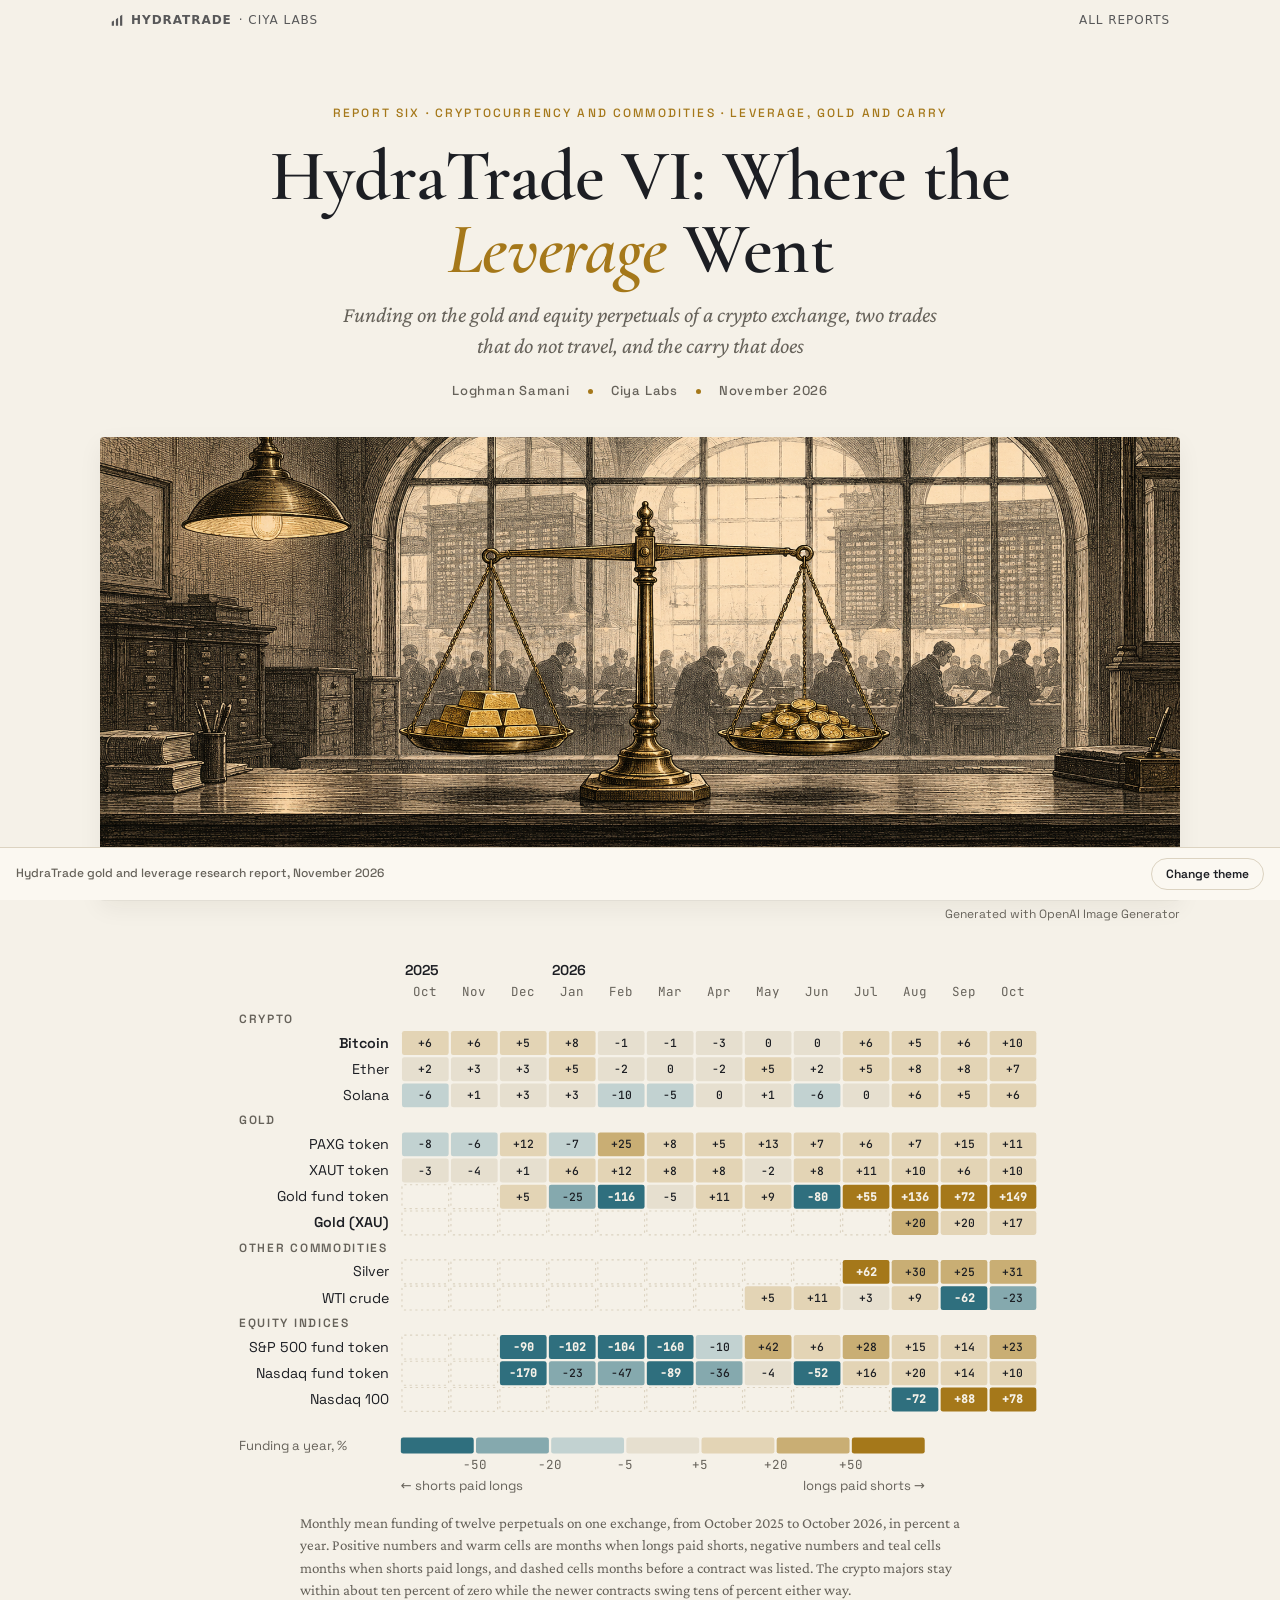
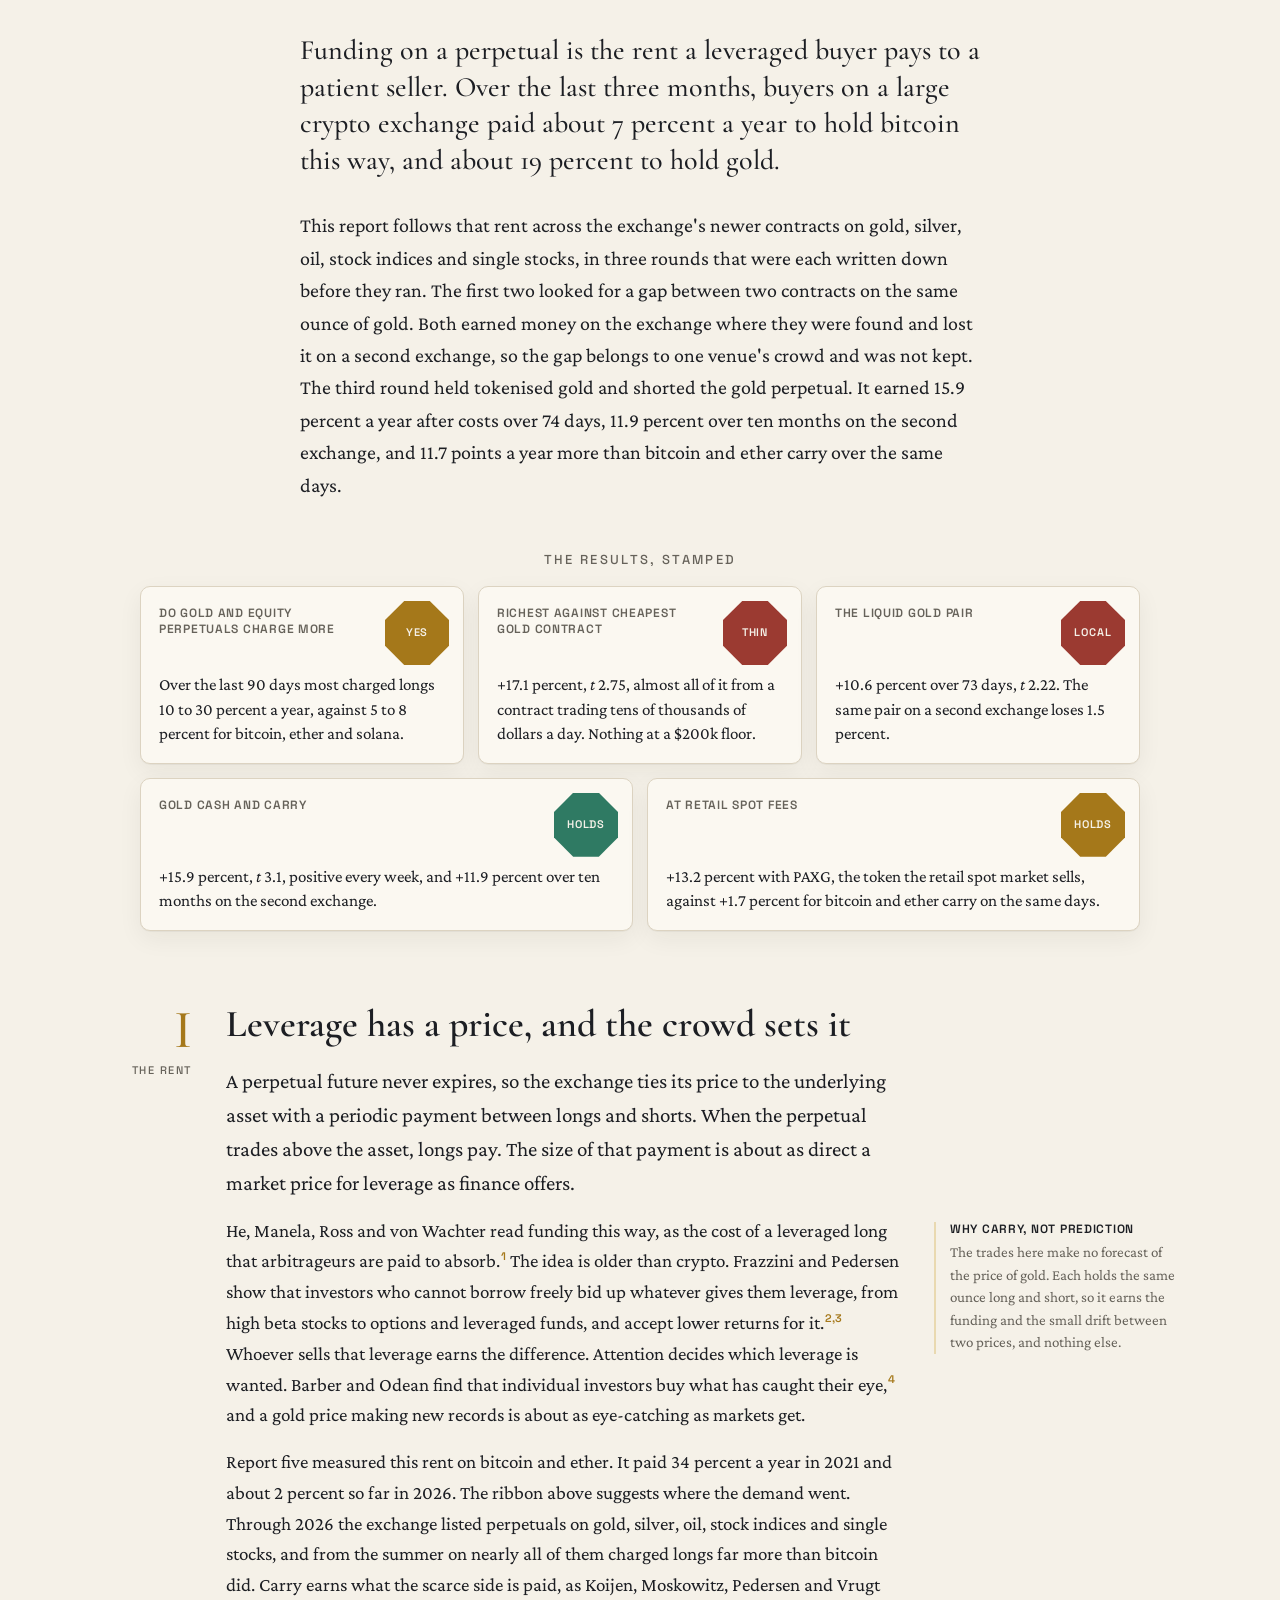
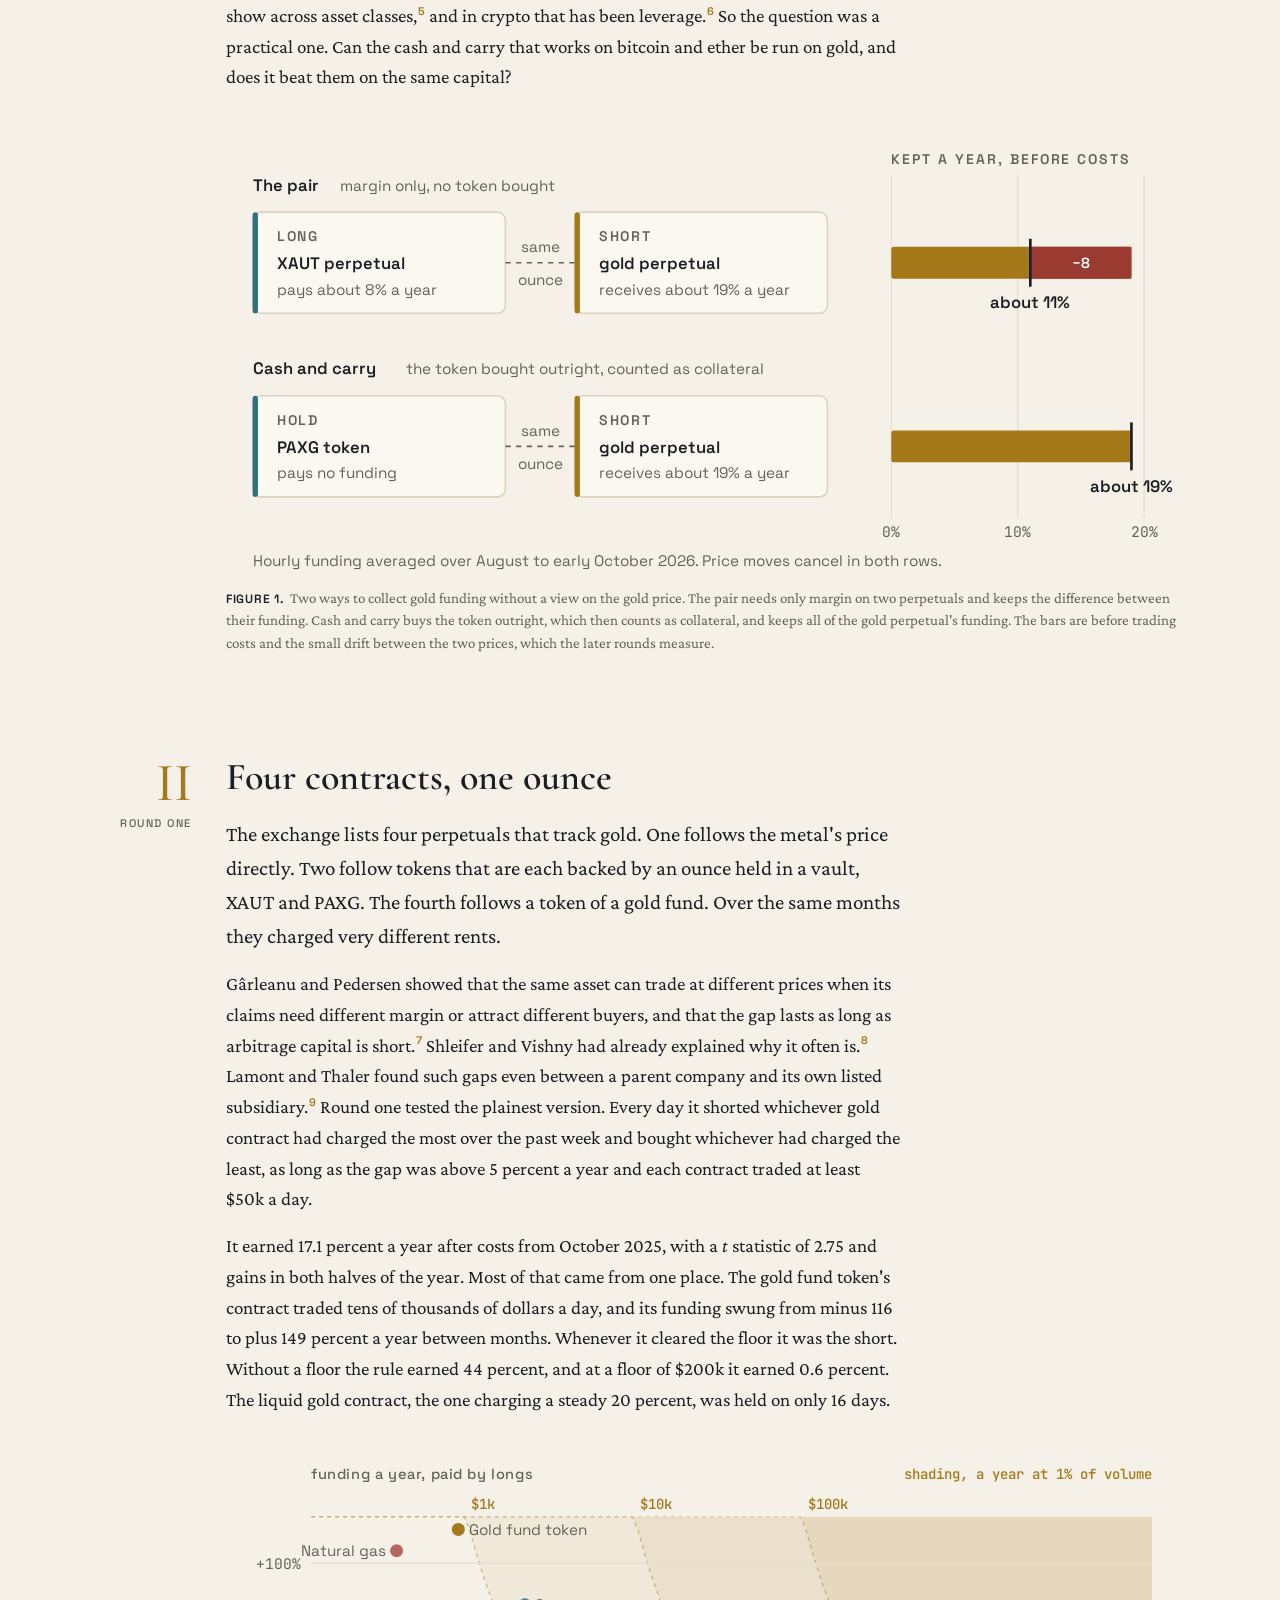
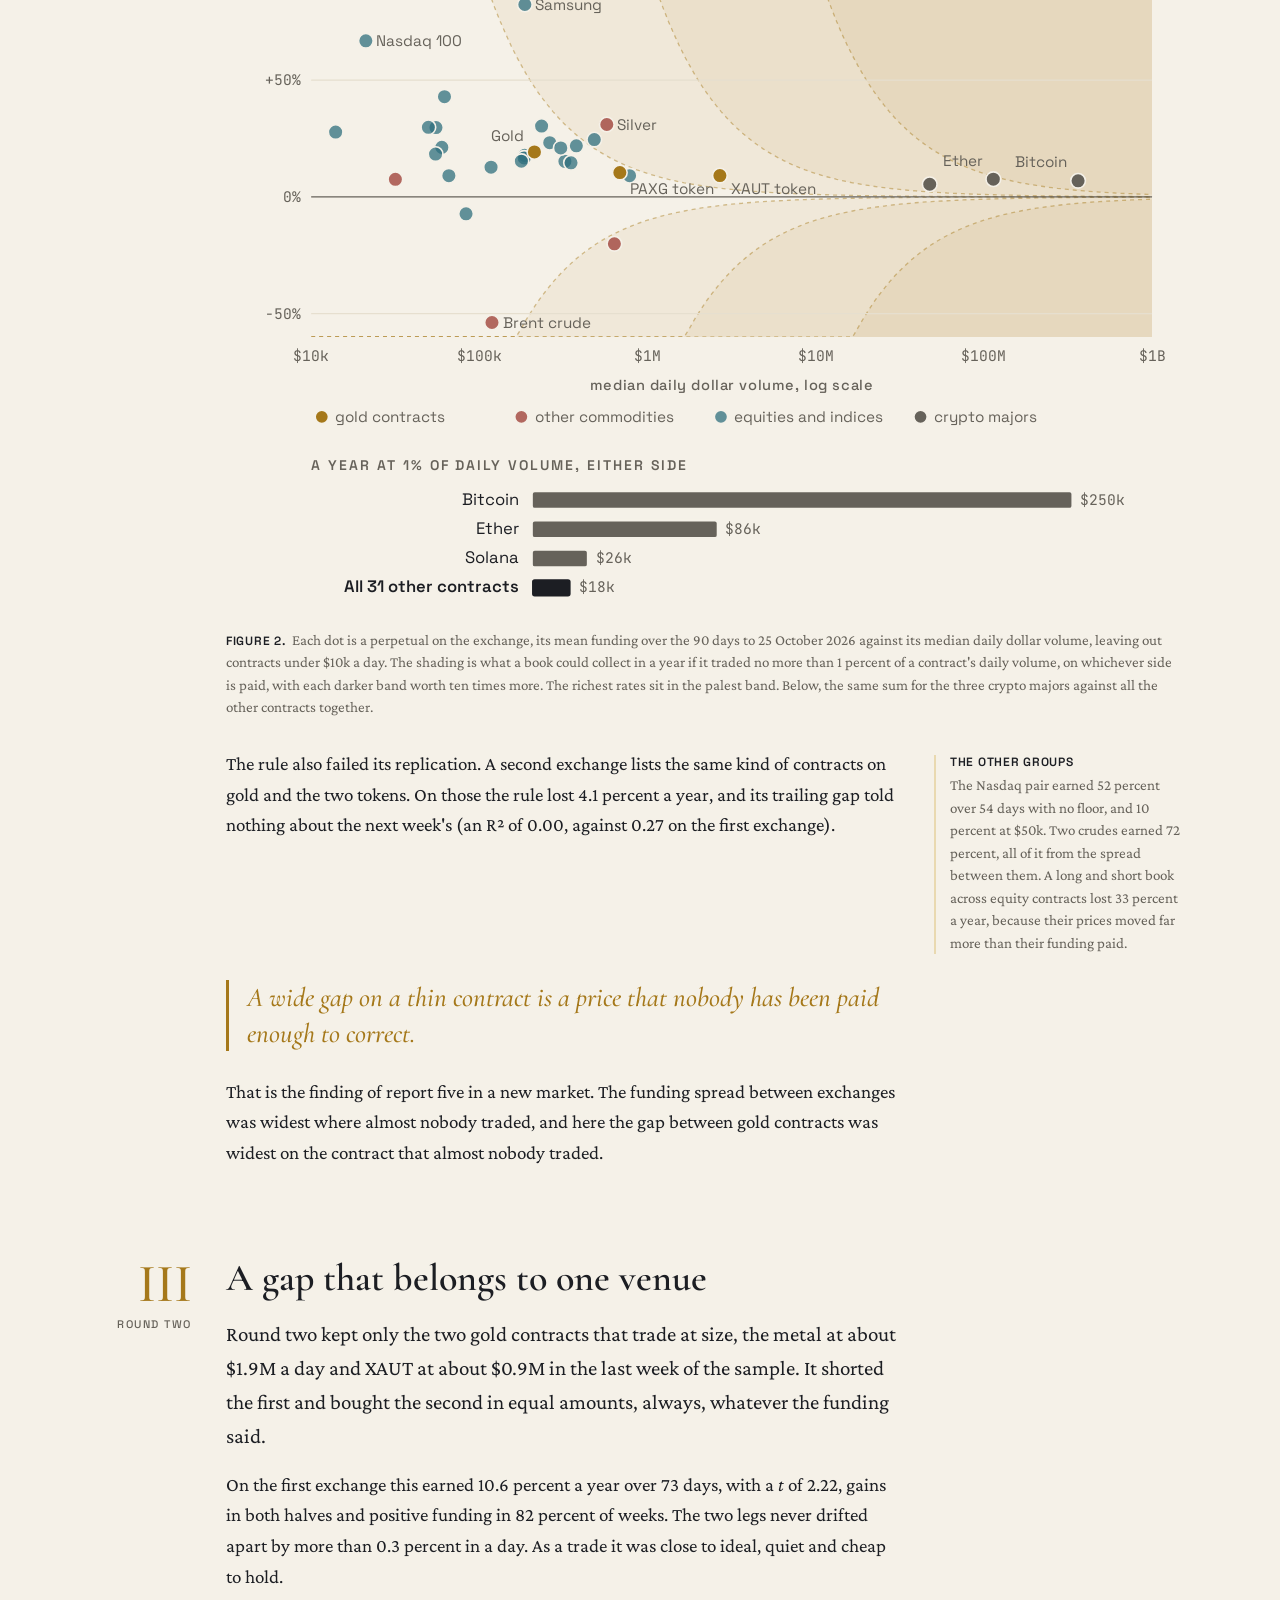
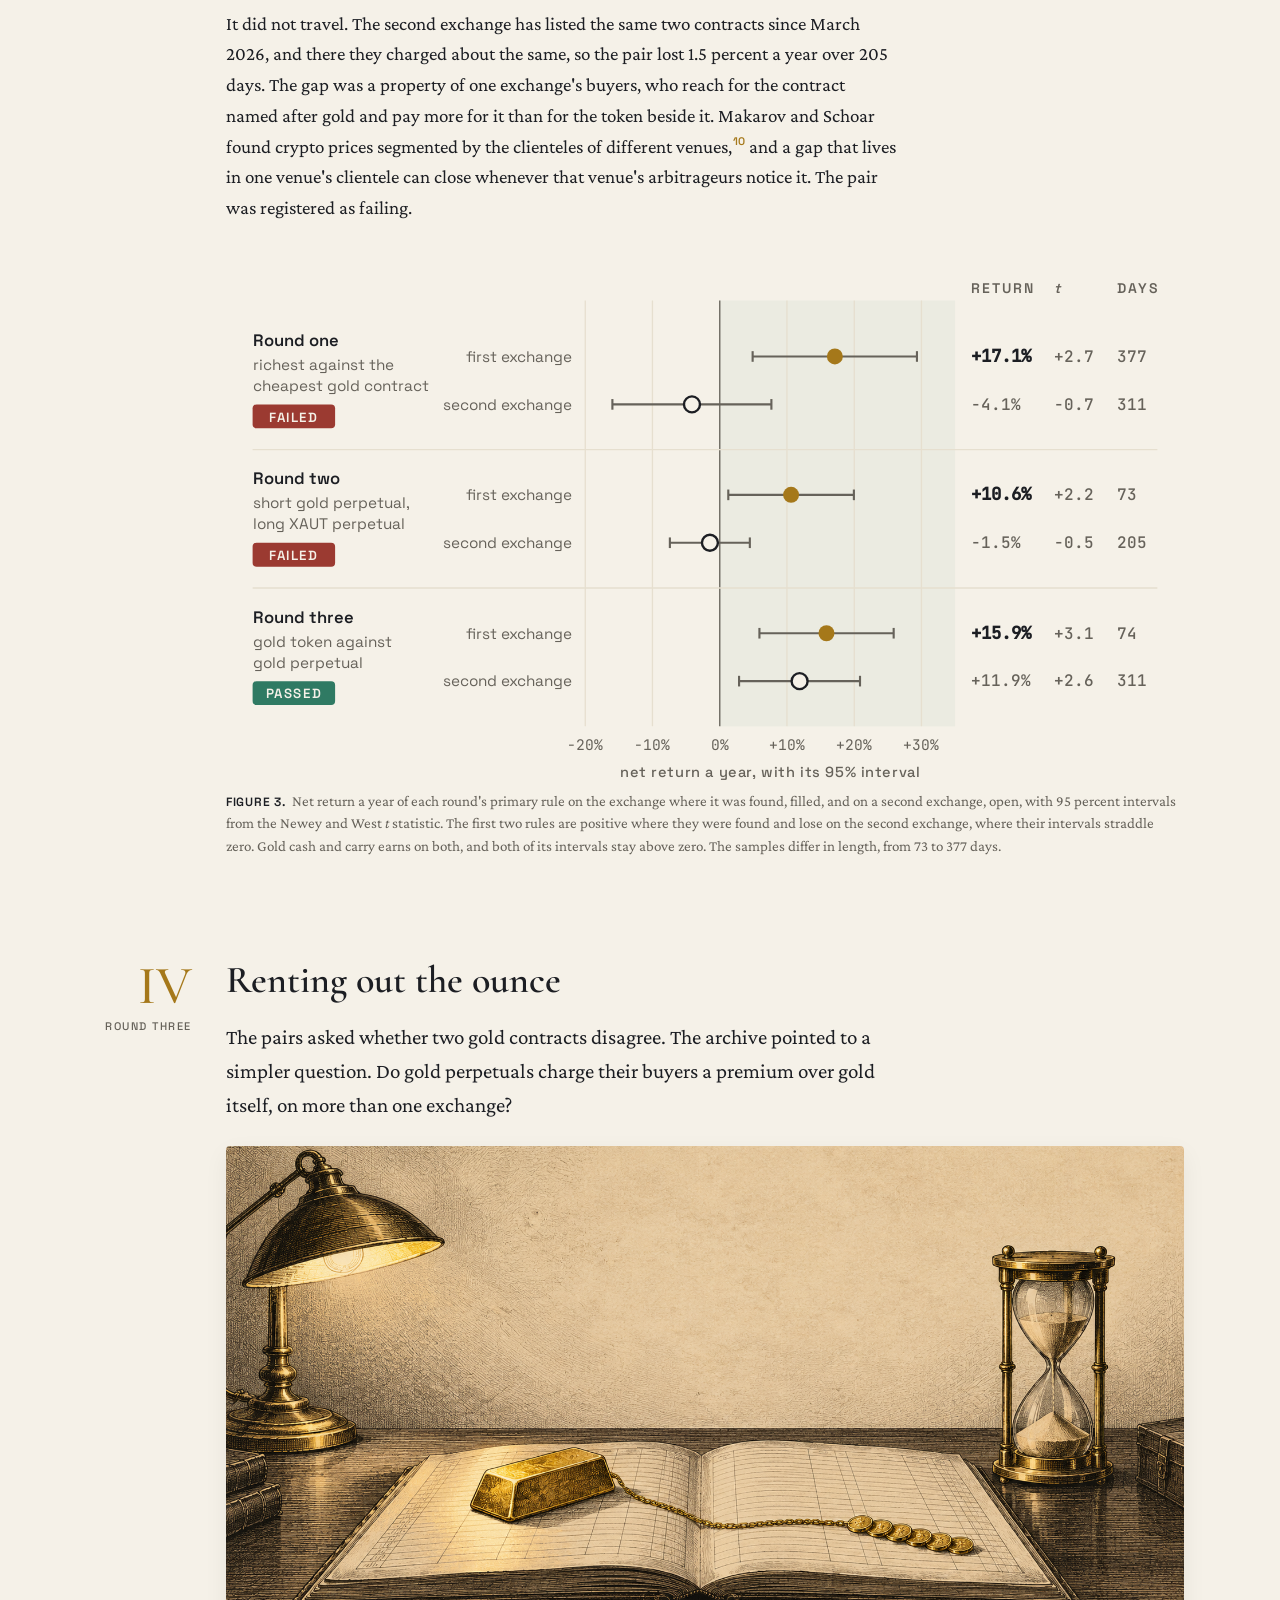
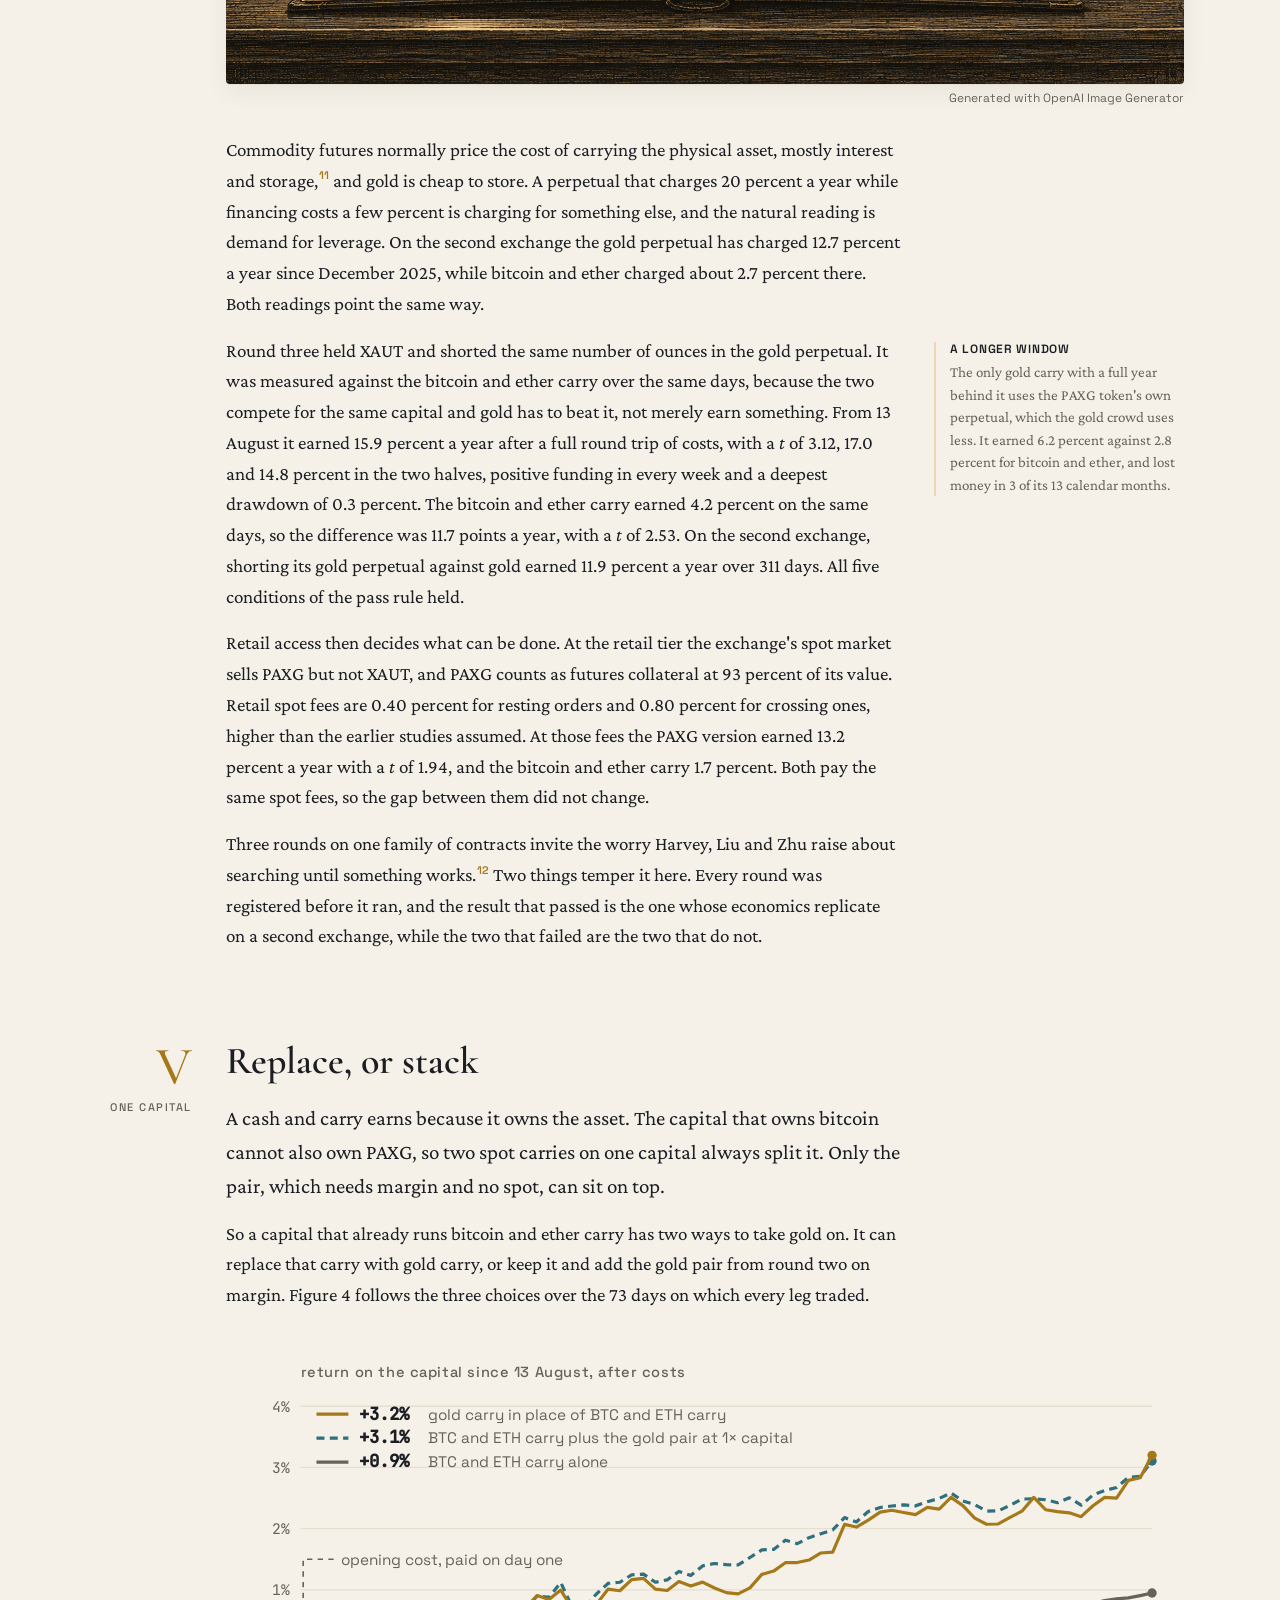
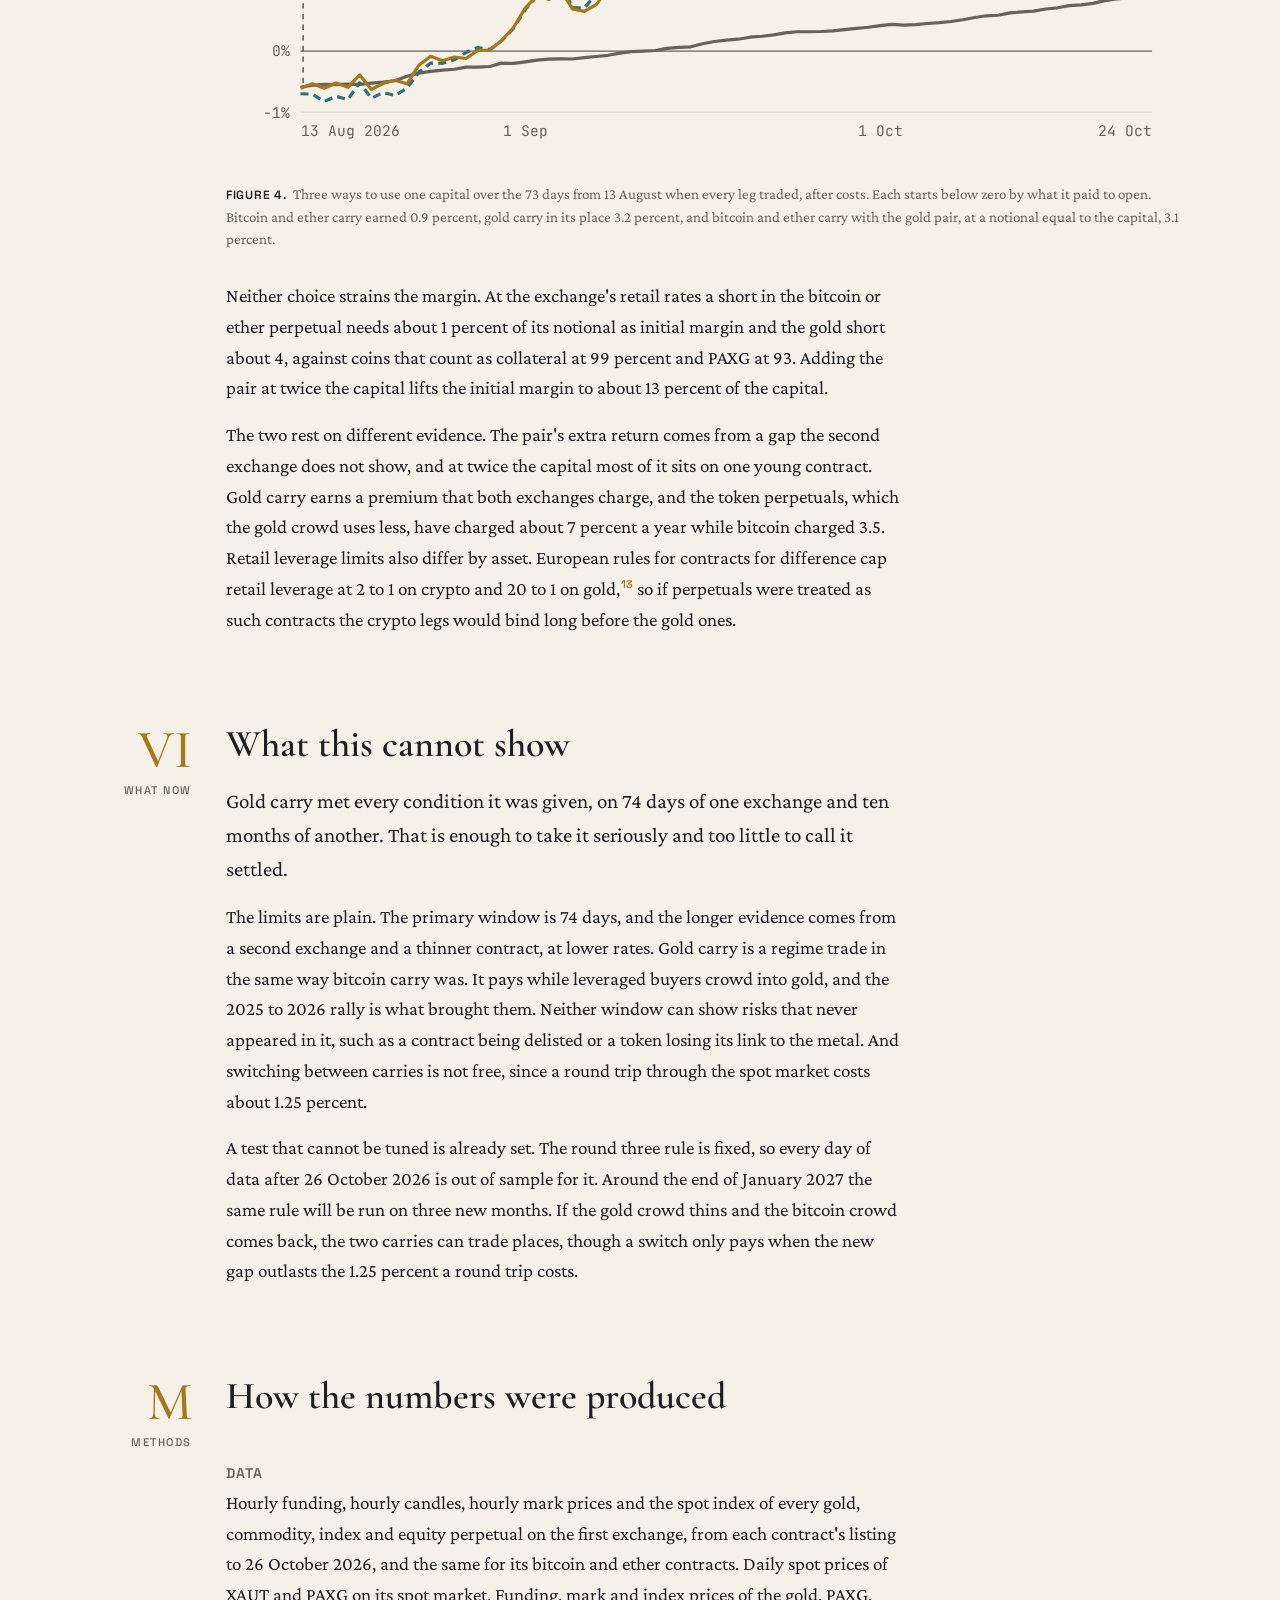
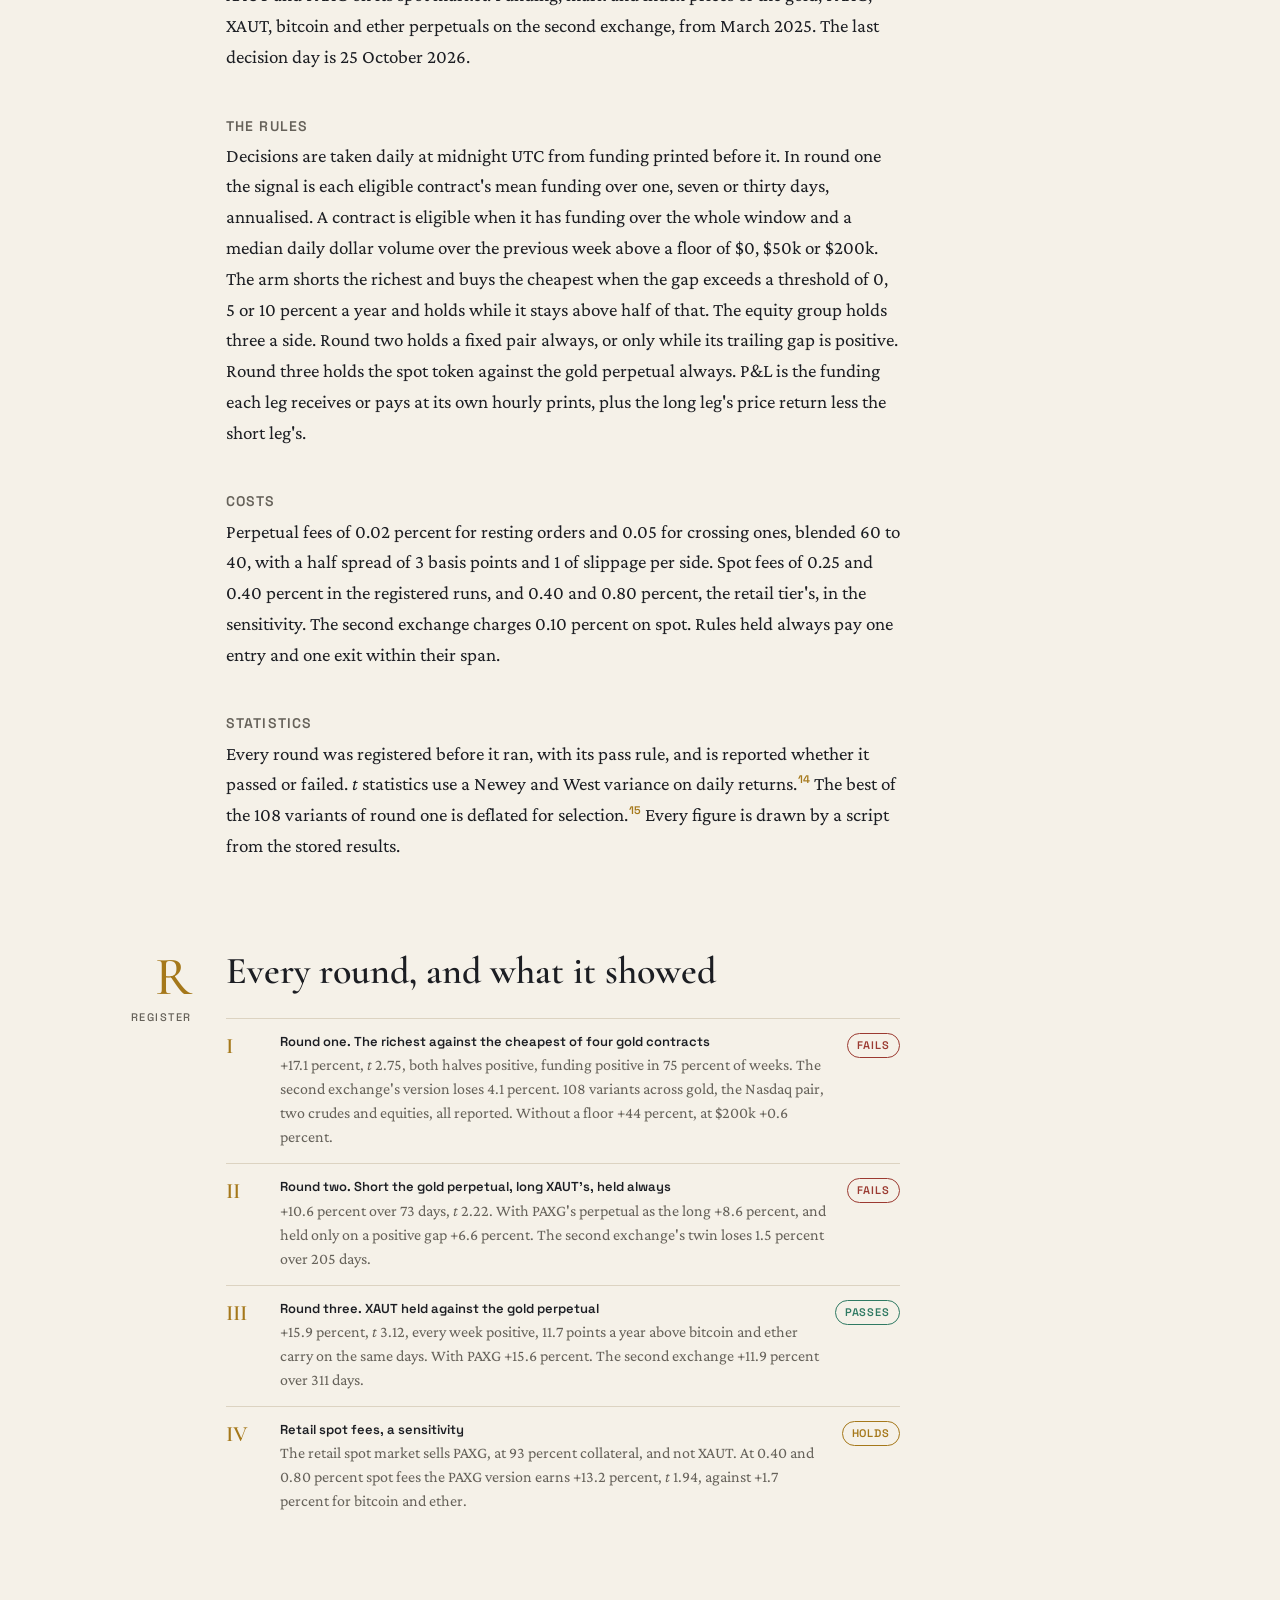
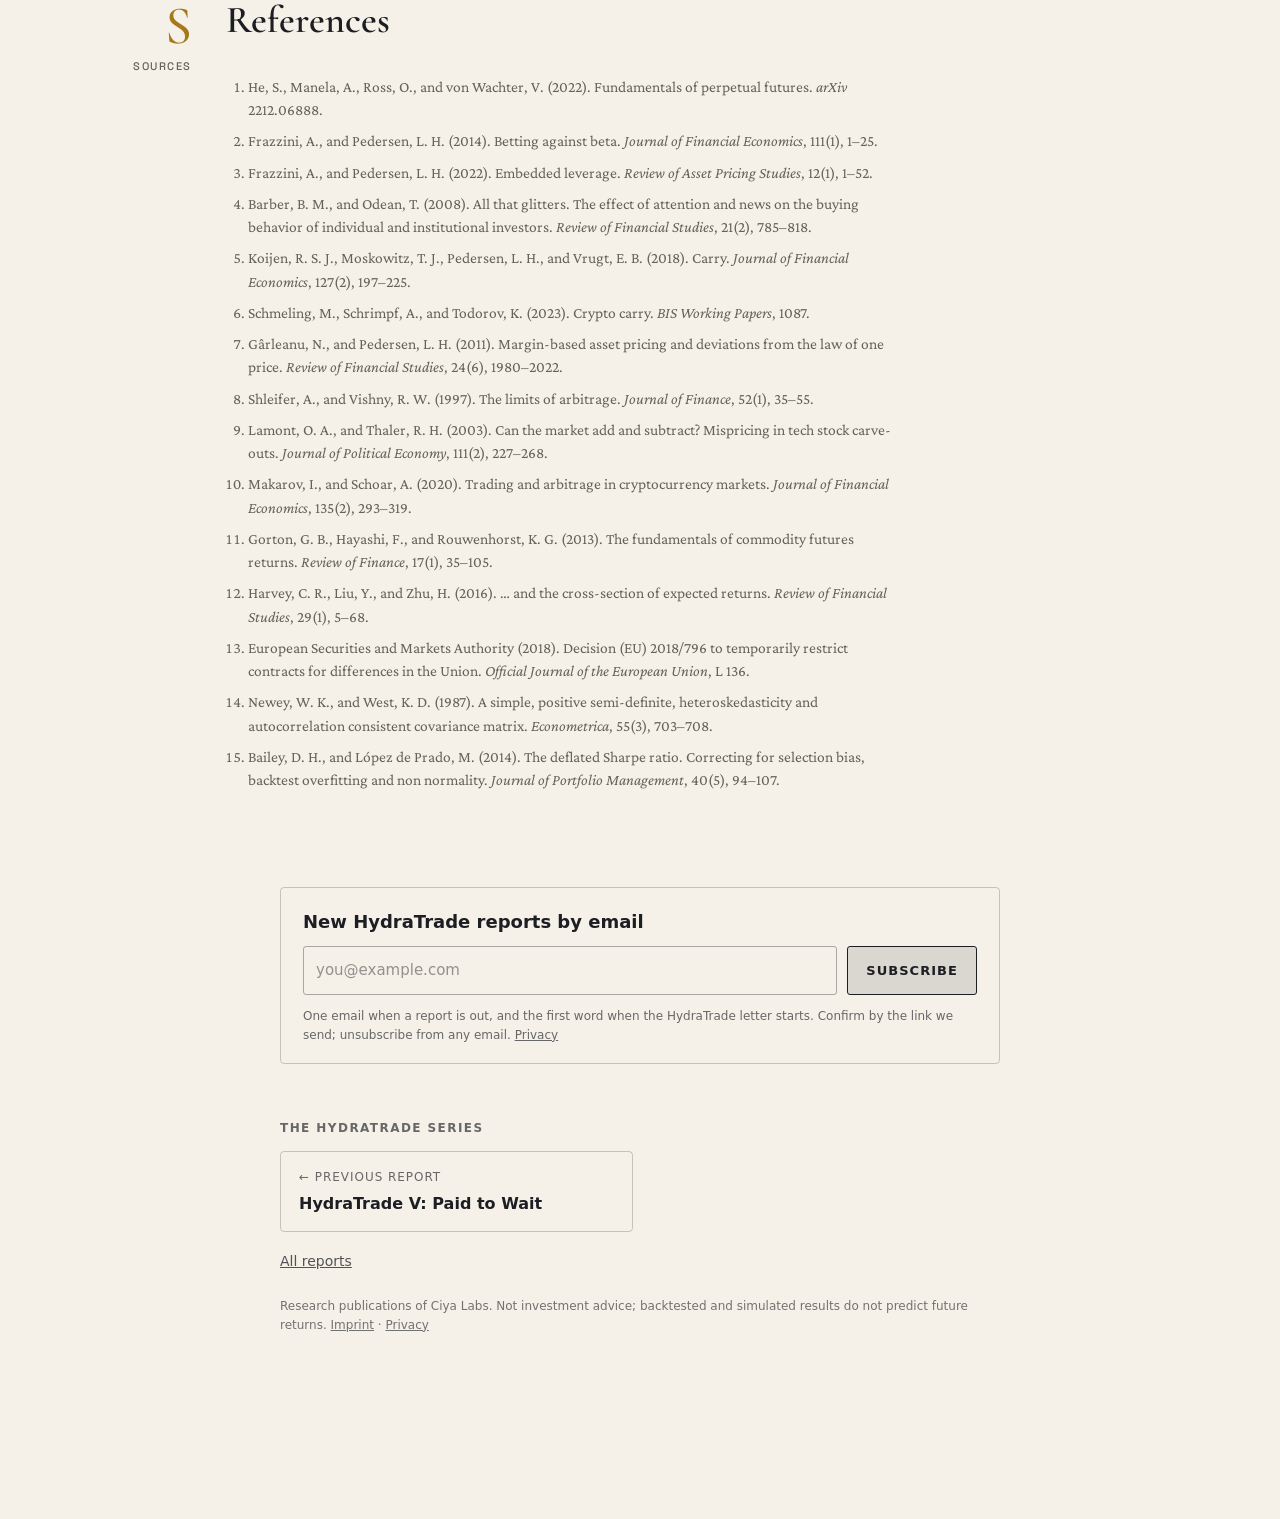
<file: vi/index.html>
<!doctype html>
<html lang="en">
<head>
<meta charset="utf-8">
<meta name="viewport" content="width=device-width,initial-scale=1">
<title>HydraTrade VI. Where the Leverage Went</title>
<meta name="description" content="Funding on the gold and equity perpetuals of a crypto exchange. Two trades that fail to replicate, a gold cash and carry that does, and how two carries share one capital.">
<link rel="stylesheet" href="../fonts/vi.css">
<style>
:root{
  --bg:#f5f1e8; --panel:#fbf8f1; --ink:#1c1e23; --muted:#66625a; --rule:#dcd3c1;
  --gold:#a5781a; --gold-soft:#e9d9b0; --cool:#2f6f7e; --ok:#2f7a63; --bad:#9b3a31;
  --grid:#e6dfcf; --shadow:0 1px 0 rgba(0,0,0,.04),0 8px 24px rgba(40,30,10,.06);
  --serif:"Crimson Pro",Georgia,serif; --display:"Cormorant Garamond",Georgia,serif;
  --sans:"Space Grotesk",system-ui,sans-serif; --mono:"JetBrains Mono",ui-monospace,monospace;
}
@media (prefers-color-scheme:dark){:root:not([data-theme="light"]){
  --bg:#121418; --panel:#181b21; --ink:#e9e5db; --muted:#9d998f; --rule:#2d3139;
  --gold:#d6a948; --gold-soft:#4a3d1f; --cool:#5fa9b8; --ok:#5fb79a; --bad:#d9796d;
  --grid:#262a31; --shadow:0 1px 0 rgba(0,0,0,.3),0 8px 24px rgba(0,0,0,.25);
}}
:root[data-theme="dark"]{
  --bg:#121418; --panel:#181b21; --ink:#e9e5db; --muted:#9d998f; --rule:#2d3139;
  --gold:#d6a948; --gold-soft:#4a3d1f; --cool:#5fa9b8; --ok:#5fb79a; --bad:#d9796d;
  --grid:#262a31; --shadow:0 1px 0 rgba(0,0,0,.3),0 8px 24px rgba(0,0,0,.25);
}
*{box-sizing:border-box}
html{-webkit-text-size-adjust:100%}
body{margin:0;background:var(--bg);color:var(--ink);font:400 19px/1.62 var(--serif);
  padding-bottom:64px}
.wrap{max-width:1120px;margin:0 auto;padding:0 16px}
a{color:var(--gold)}
i,em{font-style:italic}

/* masthead */
.mast{max-width:760px;margin:0 auto;padding:64px 0 28px;text-align:center}
.kicker{font:500 12px/1.4 var(--sans);letter-spacing:.18em;text-transform:uppercase;color:var(--gold)}
h1{font:600 clamp(40px,7vw,72px)/1.02 var(--display);margin:18px 0 14px;letter-spacing:-.01em}
h1 em{color:var(--gold);font-weight:600}
.sub{font:italic 400 22px/1.4 var(--serif);color:var(--muted);margin:0 auto;max-width:620px}
.byline{display:flex;justify-content:center;gap:18px;flex-wrap:wrap;margin-top:22px;
  font:500 13px/1 var(--sans);letter-spacing:.06em;color:var(--muted)}
.byline span+span::before{content:"";display:inline-block;width:5px;height:5px;border-radius:50%;
  background:var(--gold);margin-right:18px;vertical-align:middle}

/* hero */
.hero{margin:12px auto 0;max-width:1080px;position:relative}
.hero img{display:block;width:100%;height:auto;border-radius:4px;box-shadow:var(--shadow)}
.hero figcaption{font:400 12px/1.4 var(--sans);color:var(--muted);text-align:right;margin-top:6px}
.hero.noimg img{display:none}
.plate{margin:8px 0 28px}
.plate img{display:block;width:100%;height:auto;border-radius:4px;box-shadow:var(--shadow)}
.plate figcaption{font:400 12px/1.4 var(--sans);text-align:right;margin-top:6px}
.plate.noimg{display:none}
.hero.noimg::before{content:"";display:block;aspect-ratio:21/9;border-radius:4px;
  background:radial-gradient(120% 90% at 70% 40%,var(--gold-soft),transparent 60%),
  linear-gradient(160deg,var(--panel),var(--bg))}

/* ribbon under the hero */
.ribbon-fig{max-width:820px;margin:34px auto 0}
.ribbon-fig figcaption{max-width:680px;margin:6px auto 0}

/* standfirst */
.stand{max-width:680px;margin:30px auto 0;font-size:20px}
.stand .big{display:block;font:500 28px/1.32 var(--display);margin-bottom:14px}

/* hallmarks, the scorecard */
.marks{max-width:1000px;margin:52px auto 10px}
.marks h2{font:500 13px/1 var(--sans);letter-spacing:.18em;text-transform:uppercase;color:var(--muted);
  text-align:center;margin:0 0 20px}
.grid-marks{display:grid;grid-template-columns:repeat(6,minmax(0,1fr));gap:14px}
.grid-marks .mark{grid-column:span 2}.grid-marks .mark:nth-child(n+4){grid-column:span 3}
.mark{background:var(--panel);border:1px solid var(--rule);border-radius:10px;padding:18px 18px 16px;
  position:relative;box-shadow:var(--shadow)}
.mark .q{font:600 12px/1.35 var(--sans);letter-spacing:.06em;text-transform:uppercase;color:var(--muted);
  padding-right:78px;min-height:60px}
.mark .a{font-size:17px;line-height:1.45;margin-top:8px}
.stamp{position:absolute;top:14px;right:14px;width:64px;height:64px;display:grid;place-items:center;
  clip-path:polygon(30% 0,70% 0,100% 30%,100% 70%,70% 100%,30% 100%,0 70%,0 30%);
  font:600 11px/1 var(--sans);letter-spacing:.08em;text-transform:uppercase;color:var(--bg)}
.stamp.ok{background:var(--ok)}.stamp.bad{background:var(--bad)}.stamp.mid{background:var(--gold)}

/* parts with a margin column */
.part{display:grid;grid-template-columns:96px minmax(0,680px) 250px;gap:0 34px;
  margin:72px auto 0;max-width:1120px}
.part>.num{grid-column:1;grid-row:1/span 40;align-self:start;position:sticky;top:24px;
  font:500 54px/1 var(--display);color:var(--gold);text-align:right}
.part>.num small{display:block;font:500 11px/1.3 var(--sans);letter-spacing:.14em;text-transform:uppercase;
  color:var(--muted);margin-top:6px}
.part>*{grid-column:2}
.part>aside.side{grid-column:3;font:400 15px/1.5 var(--serif);color:var(--muted);border-left:2px solid var(--gold-soft);
  padding-left:14px;margin-top:6px;align-self:start}
.part>aside.side b{font:600 12px/1.3 var(--sans);letter-spacing:.06em;text-transform:uppercase;color:var(--ink);
  display:block;margin-bottom:4px}
.part>figure{grid-column:2/span 2}
h2{font:600 38px/1.12 var(--display);margin:0 0 18px}
h3{font:600 14px/1.3 var(--sans);letter-spacing:.08em;text-transform:uppercase;margin:28px 0 6px;color:var(--muted)}
p{margin:0 0 16px}
.lede{font-size:21px}
.pull{font:italic 500 27px/1.3 var(--display);color:var(--gold);margin:26px 0;padding:0 0 0 18px;
  border-left:3px solid var(--gold)}
sup{font:600 11px/0 var(--sans);color:var(--gold);padding-left:1px}
sup.cite{cursor:help}

/* figures */
figure{margin:26px 0 30px}
figure .scroll{overflow-x:auto;-webkit-overflow-scrolling:touch}
figure svg.fig{display:block;width:100%;height:auto;min-width:640px}
figcaption{font:400 15px/1.5 var(--serif);color:var(--muted);margin-top:10px}
figcaption b{font:600 12px/1 var(--sans);letter-spacing:.06em;text-transform:uppercase;color:var(--ink);margin-right:4px}

/* svg marks */
.tick{font:400 11px var(--mono);fill:var(--muted)}
.lab{font:400 12.5px var(--sans);fill:var(--ink)}
.lab-strong{font:600 12.5px var(--sans);fill:var(--ink)}
.note{font:400 11.5px var(--sans);fill:var(--muted)}
.axlab{font:500 11px var(--sans);fill:var(--muted);letter-spacing:.04em}
.val{font:600 13px var(--mono);fill:var(--ink)}
.val-muted{font:500 12px var(--mono);fill:var(--muted)}
.grid{stroke:var(--grid);stroke-width:1}
.axis{stroke:var(--muted);stroke-width:1}
.cell-none{fill:none;stroke:var(--rule);stroke-dasharray:2 3}
.grp{font:600 10.5px var(--sans);letter-spacing:.14em;text-transform:uppercase;fill:var(--muted)}
.rb-w1{fill:color-mix(in srgb,var(--gold) 28%,var(--panel))}.rb-w2{fill:color-mix(in srgb,var(--gold) 58%,var(--panel))}
.rb-w3{fill:var(--gold)}.rb-0{fill:var(--grid)}
.rb-c1{fill:color-mix(in srgb,var(--cool) 28%,var(--panel))}.rb-c2{fill:color-mix(in srgb,var(--cool) 58%,var(--panel))}
.rb-c3{fill:var(--cool)}
.rb-v{font:500 10px var(--mono);fill:var(--ink)}.rb-v-inv{font:600 10px var(--mono);fill:var(--bg)}
.box{fill:var(--panel);stroke:var(--rule);stroke-width:1.2}
.box-gold{stroke:var(--gold)}
.link{stroke:var(--muted);stroke-width:1.2;stroke-dasharray:4 4}
.flow{stroke:var(--gold);stroke-width:2}
.arrow{fill:var(--gold)}
.f1-long{fill:var(--cool)}.f1-short{fill:var(--gold)}
.f1-recv{fill:var(--gold)}.f1-paid{fill:var(--bad)}.f1-net{stroke:var(--ink);stroke-width:2}
.f1-in{font:600 11px var(--sans);fill:#fff}
.chip-ok{fill:var(--gold-soft);stroke:var(--gold)}
.chip-t{font:600 12px var(--sans);fill:var(--ink)}
.dot-gold{fill:var(--gold);stroke:var(--bg);stroke-width:1.2}
.iso{fill:var(--gold);fill-opacity:.07}.iso-l{fill:none;stroke:var(--gold);stroke-opacity:.45;stroke-width:1;stroke-dasharray:3 3}
.iso-t{font:500 10.5px var(--mono);fill:var(--gold)}.bar-rest{fill:var(--ink)}
.dot-crypto{fill:var(--muted);stroke:var(--bg);stroke-width:1.2}
.dot-comm{fill:var(--bad);fill-opacity:.75;stroke:var(--bg);stroke-width:1.2}
.dot-eq{fill:var(--cool);fill-opacity:.75;stroke:var(--bg);stroke-width:1.2}
.pair{stroke:var(--rule);stroke-width:3;stroke-linecap:round}
.f3-zone{fill:var(--ok);fill-opacity:.05}.f3-ci{stroke:var(--muted);stroke-width:1.6}
.f3-ok{fill:var(--ok)}.f3-bad{fill:var(--bad)}.f3-v{font:700 10px var(--sans);letter-spacing:.12em;fill:var(--bg)}
.dot-kr{fill:var(--gold)}
.dot-bn{fill:var(--bg);stroke:var(--ink);stroke-width:1.8}
.ln-base,.ln-gold,.ln-stack{fill:none;stroke-width:2.4;stroke-linejoin:round}
.ln-base{stroke:var(--muted)}.ln-gold{stroke:var(--gold)}.ln-stack{stroke:var(--cool);stroke-dasharray:6 4}
.ln-gold-end{fill:var(--gold)}.ln-stack-end{fill:var(--cool)}.ln-base-end{fill:var(--muted)}

svg title{pointer-events:none}

/* register */
ol.reg{list-style:none;padding:0;margin:8px 0 0;counter-reset:r}
ol.reg li{counter-increment:r;display:grid;grid-template-columns:42px 1fr auto;gap:12px;align-items:start;
  padding:14px 0;border-top:1px solid var(--rule)}
ol.reg li::before{content:counter(r,upper-roman);font:600 22px/1.2 var(--display);color:var(--gold)}
ol.reg .t{font:600 13px/1.4 var(--sans)}
ol.reg .d{font-size:16px;line-height:1.5;color:var(--muted);margin-top:2px}
ol.reg .v{font:600 11px/1 var(--sans);letter-spacing:.08em;text-transform:uppercase;padding:6px 9px;
  border-radius:20px;border:1px solid currentColor;white-space:nowrap}
.v.ok{color:var(--ok)}.v.bad{color:var(--bad)}.v.mid{color:var(--gold)}

/* references */
ol.refs{font-size:15.5px;line-height:1.5;color:var(--muted);padding-left:22px}
ol.refs li{margin-bottom:8px}
.cite-tip{position:fixed;z-index:20;max-width:360px;background:var(--panel);color:var(--ink);
  border:1px solid var(--rule);border-radius:8px;padding:10px 12px;font:400 14px/1.45 var(--serif);
  box-shadow:var(--shadow)}
.cite-tip p{margin:0 0 6px}.cite-tip p:last-child{margin:0}

/* bar */
.bar{position:fixed;left:0;right:0;bottom:0;display:flex;justify-content:space-between;align-items:center;
  gap:12px;padding:10px 16px;background:var(--panel);border-top:1px solid var(--rule);
  font:500 12px/1.3 var(--sans);color:var(--muted)}
.bar button{font:600 12px var(--sans);color:var(--ink);background:transparent;border:1px solid var(--rule);
  border-radius:20px;padding:7px 14px;cursor:pointer}

@media (max-width:1100px){
  .part{grid-template-columns:72px minmax(0,1fr);gap:0 22px;max-width:800px}
  .part>aside.side{grid-column:2;margin:4px 0 20px}
  .part>figure{grid-column:2}
}
@media (max-width:720px){
  body{font-size:18px}
  .grid-marks{grid-template-columns:1fr}
  .grid-marks .mark,.grid-marks .mark:nth-child(n+4){grid-column:auto}
  .part{display:block;margin-top:56px}
  .part>.num{position:static;text-align:left;font-size:40px;margin-bottom:8px}
  .part>.num small{display:inline;margin-left:10px}
  h2{font-size:31px}
  .stand .big{font-size:24px}
  ol.reg li{grid-template-columns:34px 1fr}
  ol.reg .v{grid-column:2;justify-self:start}
}
</style>
<link rel="canonical" href="https://hydratrade.ciyalabs.com/vi/">
<link rel="icon" href="../assets/favicon.svg" type="image/svg+xml">
<style id="ht-series-style">
.ht-bar{font-style:normal;display:flex;justify-content:space-between;align-items:center;gap:16px;
  max-width:1100px;margin:0 auto;padding:12px 20px;font:500 12px/1.4 system-ui,-apple-system,"Segoe UI",sans-serif;
  letter-spacing:.08em;text-transform:uppercase}
.ht-bar a{color:inherit;text-decoration:none;opacity:.72}
.ht-bar a:first-child{display:inline-flex;align-items:center;gap:7px}
.ht-mark{width:14px;height:14px;flex:none}
.ht-bar a:hover{opacity:1}
.ht-bar b{font-weight:600;opacity:1}
.ht-series{font-style:normal;max-width:760px;margin:72px auto 120px;padding:0 20px;font-family:system-ui,-apple-system,"Segoe UI",sans-serif}
.ht-series h2{font-family:inherit;font-size:12px;font-weight:600;line-height:1.4;letter-spacing:.12em;text-transform:uppercase;opacity:.65;margin:0 0 14px}
.ht-series .ht-nav{display:grid;grid-template-columns:1fr 1fr;gap:14px}
.ht-series a.ht-card{display:block;padding:16px 18px;color:inherit;text-decoration:none;
  border:1px solid color-mix(in srgb,currentColor 22%,transparent);border-radius:4px;transition:border-color .2s}
.ht-series a.ht-card:hover{border-color:currentColor}
.ht-series .ht-dir{display:block;font-size:12px;letter-spacing:.08em;text-transform:uppercase;opacity:.65;margin-bottom:6px}
.ht-series .ht-t{display:block;font-size:16px;line-height:1.35;font-weight:600}
.ht-series .ht-next{text-align:right;grid-column:2}
.ht-series .ht-all{display:inline-block;margin-top:18px;color:inherit;font-size:14px;opacity:.75}
.ht-series .ht-all:hover{opacity:1}
.ht-series .ht-note{margin-top:22px;font-size:12px;line-height:1.6;opacity:.6}
.ht-sub{margin:0 0 56px;padding:22px 22px 18px;border:1px solid color-mix(in srgb,currentColor 22%,transparent);border-radius:4px}
.ht-sub-t{display:block;font-size:18px;line-height:1.35;font-weight:600;margin-bottom:12px}
.ht-sub-row{display:flex;gap:10px;flex-wrap:wrap}
.ht-sub input[type=email]{flex:1 1 220px;min-width:0;padding:11px 12px;font:inherit;font-size:15px;color:inherit;
  background:transparent;border:1px solid color-mix(in srgb,currentColor 35%,transparent);border-radius:3px}
.ht-sub input[type=email]::placeholder{color:inherit;opacity:.45}
.ht-sub button{padding:11px 18px;font:inherit;font-size:13px;font-weight:600;letter-spacing:.08em;text-transform:uppercase;
  color:inherit;background:color-mix(in srgb,currentColor 12%,transparent);border:1px solid currentColor;border-radius:3px;cursor:pointer}
.ht-sub button:hover{background:color-mix(in srgb,currentColor 22%,transparent)}
.ht-sub-note{margin:12px 0 0;font-size:12px;line-height:1.6;opacity:.65}
@media (max-width:620px){.ht-series .ht-nav{grid-template-columns:1fr}.ht-series .ht-next{grid-column:1;text-align:left}}
</style>
</head>
<body>
<nav class="ht-bar" aria-label="HydraTrade series"><a href="../"><svg class="ht-mark" viewBox="0 0 64 64" aria-hidden="true"><path fill="currentColor" d="M8 58V40l10-6v24zM27 58V28l10-6v36zM46 58V14l10-6v50z"/></svg><b>HydraTrade</b> &middot; Ciya Labs</a><a href="../#reports">All reports</a></nav>
<div class="wrap">

<header class="mast">
  <div class="kicker">Report six · cryptocurrency and commodities · leverage, gold and carry</div>
  <h1>HydraTrade VI: Where the <em>Leverage</em> Went</h1>
  <p class="sub">Funding on the gold and equity perpetuals of a crypto exchange, two trades that do not
  travel, and the carry that does</p>
  <div class="byline"><span>Loghman Samani</span><span>Ciya Labs</span><span>November 2026</span></div>
</header>

<figure class="hero">
  <img src="header.png" alt="An assay office at dusk drawn as a precise engraving. A brass balance
    stands on a long counter, one pan holding a small stack of gold bars and the other a pile of
    stamped tokens, the beam perfectly level. Behind the counter a tall window shows a busy trading
    floor in silhouette." width="1916" height="821"
    onerror="this.closest('figure').classList.add('noimg')">
  <figcaption>Generated with OpenAI Image Generator</figcaption>
</figure>

<figure class="ribbon-fig">
<div class="scroll">
<!--ribbon-->
<svg viewBox="0 0 720 482" class="fig ribbon" role="img" aria-label="Monthly funding of twelve perpetuals on one exchange from October 2025 to October 2026, with the rate a year in each cell. Bitcoin, ether and solana stay within about ten percent of zero. The gold, commodity and equity contracts swing far wider, and from the summer on most of them charge longs well above bitcoin.">
<text class="lab-strong" x="154.0" y="16">2025</text>
<text class="tick" x="171.5" y="34" text-anchor="middle">Oct</text>
<text class="tick" x="214.5" y="34" text-anchor="middle">Nov</text>
<text class="tick" x="257.5" y="34" text-anchor="middle">Dec</text>
<text class="lab-strong" x="283.0" y="16">2026</text>
<text class="tick" x="300.5" y="34" text-anchor="middle">Jan</text>
<text class="tick" x="343.5" y="34" text-anchor="middle">Feb</text>
<text class="tick" x="386.5" y="34" text-anchor="middle">Mar</text>
<text class="tick" x="429.5" y="34" text-anchor="middle">Apr</text>
<text class="tick" x="472.5" y="34" text-anchor="middle">May</text>
<text class="tick" x="515.5" y="34" text-anchor="middle">Jun</text>
<text class="tick" x="558.5" y="34" text-anchor="middle">Jul</text>
<text class="tick" x="601.5" y="34" text-anchor="middle">Aug</text>
<text class="tick" x="644.5" y="34" text-anchor="middle">Sep</text>
<text class="tick" x="687.5" y="34" text-anchor="middle">Oct</text>
<text class="grp" x="8" y="58">Crypto</text>
<text class="lab-strong" x="140" y="79.5" text-anchor="end">Bitcoin</text>
<g><title>Bitcoin, Oct 2025, +5.8% a year</title><rect class="rb-w1" x="151" y="65" width="41" height="21" rx="2"/><text class="rb-v" x="171.5" y="79.0" text-anchor="middle">+6</text></g>
<g><title>Bitcoin, Nov 2025, +5.9% a year</title><rect class="rb-w1" x="194" y="65" width="41" height="21" rx="2"/><text class="rb-v" x="214.5" y="79.0" text-anchor="middle">+6</text></g>
<g><title>Bitcoin, Dec 2025, +5.1% a year</title><rect class="rb-w1" x="237" y="65" width="41" height="21" rx="2"/><text class="rb-v" x="257.5" y="79.0" text-anchor="middle">+5</text></g>
<g><title>Bitcoin, Jan 2026, +7.7% a year</title><rect class="rb-w1" x="280" y="65" width="41" height="21" rx="2"/><text class="rb-v" x="300.5" y="79.0" text-anchor="middle">+8</text></g>
<g><title>Bitcoin, Feb 2026, &#8722;0.8% a year</title><rect class="rb-0" x="323" y="65" width="41" height="21" rx="2"/><text class="rb-v" x="343.5" y="79.0" text-anchor="middle">&#8722;1</text></g>
<g><title>Bitcoin, Mar 2026, &#8722;1.0% a year</title><rect class="rb-0" x="366" y="65" width="41" height="21" rx="2"/><text class="rb-v" x="386.5" y="79.0" text-anchor="middle">&#8722;1</text></g>
<g><title>Bitcoin, Apr 2026, &#8722;3.4% a year</title><rect class="rb-0" x="409" y="65" width="41" height="21" rx="2"/><text class="rb-v" x="429.5" y="79.0" text-anchor="middle">&#8722;3</text></g>
<g><title>Bitcoin, May 2026, +0.5% a year</title><rect class="rb-0" x="452" y="65" width="41" height="21" rx="2"/><text class="rb-v" x="472.5" y="79.0" text-anchor="middle">0</text></g>
<g><title>Bitcoin, Jun 2026, +0.2% a year</title><rect class="rb-0" x="495" y="65" width="41" height="21" rx="2"/><text class="rb-v" x="515.5" y="79.0" text-anchor="middle">0</text></g>
<g><title>Bitcoin, Jul 2026, +5.5% a year</title><rect class="rb-w1" x="538" y="65" width="41" height="21" rx="2"/><text class="rb-v" x="558.5" y="79.0" text-anchor="middle">+6</text></g>
<g><title>Bitcoin, Aug 2026, +5.3% a year</title><rect class="rb-w1" x="581" y="65" width="41" height="21" rx="2"/><text class="rb-v" x="601.5" y="79.0" text-anchor="middle">+5</text></g>
<g><title>Bitcoin, Sep 2026, +6.0% a year</title><rect class="rb-w1" x="624" y="65" width="41" height="21" rx="2"/><text class="rb-v" x="644.5" y="79.0" text-anchor="middle">+6</text></g>
<g><title>Bitcoin, Oct 2026, +9.7% a year</title><rect class="rb-w1" x="667" y="65" width="41" height="21" rx="2"/><text class="rb-v" x="687.5" y="79.0" text-anchor="middle">+10</text></g>
<text class="lab" x="140" y="102.5" text-anchor="end">Ether</text>
<g><title>Ether, Oct 2025, +1.7% a year</title><rect class="rb-0" x="151" y="88" width="41" height="21" rx="2"/><text class="rb-v" x="171.5" y="102.0" text-anchor="middle">+2</text></g>
<g><title>Ether, Nov 2025, +2.6% a year</title><rect class="rb-0" x="194" y="88" width="41" height="21" rx="2"/><text class="rb-v" x="214.5" y="102.0" text-anchor="middle">+3</text></g>
<g><title>Ether, Dec 2025, +3.3% a year</title><rect class="rb-0" x="237" y="88" width="41" height="21" rx="2"/><text class="rb-v" x="257.5" y="102.0" text-anchor="middle">+3</text></g>
<g><title>Ether, Jan 2026, +5.3% a year</title><rect class="rb-w1" x="280" y="88" width="41" height="21" rx="2"/><text class="rb-v" x="300.5" y="102.0" text-anchor="middle">+5</text></g>
<g><title>Ether, Feb 2026, &#8722;1.8% a year</title><rect class="rb-0" x="323" y="88" width="41" height="21" rx="2"/><text class="rb-v" x="343.5" y="102.0" text-anchor="middle">&#8722;2</text></g>
<g><title>Ether, Mar 2026, &#8722;0.2% a year</title><rect class="rb-0" x="366" y="88" width="41" height="21" rx="2"/><text class="rb-v" x="386.5" y="102.0" text-anchor="middle">0</text></g>
<g><title>Ether, Apr 2026, &#8722;1.6% a year</title><rect class="rb-0" x="409" y="88" width="41" height="21" rx="2"/><text class="rb-v" x="429.5" y="102.0" text-anchor="middle">&#8722;2</text></g>
<g><title>Ether, May 2026, +5.3% a year</title><rect class="rb-w1" x="452" y="88" width="41" height="21" rx="2"/><text class="rb-v" x="472.5" y="102.0" text-anchor="middle">+5</text></g>
<g><title>Ether, Jun 2026, +2.1% a year</title><rect class="rb-0" x="495" y="88" width="41" height="21" rx="2"/><text class="rb-v" x="515.5" y="102.0" text-anchor="middle">+2</text></g>
<g><title>Ether, Jul 2026, +5.0% a year</title><rect class="rb-w1" x="538" y="88" width="41" height="21" rx="2"/><text class="rb-v" x="558.5" y="102.0" text-anchor="middle">+5</text></g>
<g><title>Ether, Aug 2026, +7.5% a year</title><rect class="rb-w1" x="581" y="88" width="41" height="21" rx="2"/><text class="rb-v" x="601.5" y="102.0" text-anchor="middle">+8</text></g>
<g><title>Ether, Sep 2026, +8.4% a year</title><rect class="rb-w1" x="624" y="88" width="41" height="21" rx="2"/><text class="rb-v" x="644.5" y="102.0" text-anchor="middle">+8</text></g>
<g><title>Ether, Oct 2026, +7.2% a year</title><rect class="rb-w1" x="667" y="88" width="41" height="21" rx="2"/><text class="rb-v" x="687.5" y="102.0" text-anchor="middle">+7</text></g>
<text class="lab" x="140" y="125.5" text-anchor="end">Solana</text>
<g><title>Solana, Oct 2025, &#8722;6.1% a year</title><rect class="rb-c1" x="151" y="111" width="41" height="21" rx="2"/><text class="rb-v" x="171.5" y="125.0" text-anchor="middle">&#8722;6</text></g>
<g><title>Solana, Nov 2025, +0.7% a year</title><rect class="rb-0" x="194" y="111" width="41" height="21" rx="2"/><text class="rb-v" x="214.5" y="125.0" text-anchor="middle">+1</text></g>
<g><title>Solana, Dec 2025, +3.4% a year</title><rect class="rb-0" x="237" y="111" width="41" height="21" rx="2"/><text class="rb-v" x="257.5" y="125.0" text-anchor="middle">+3</text></g>
<g><title>Solana, Jan 2026, +3.0% a year</title><rect class="rb-0" x="280" y="111" width="41" height="21" rx="2"/><text class="rb-v" x="300.5" y="125.0" text-anchor="middle">+3</text></g>
<g><title>Solana, Feb 2026, &#8722;9.8% a year</title><rect class="rb-c1" x="323" y="111" width="41" height="21" rx="2"/><text class="rb-v" x="343.5" y="125.0" text-anchor="middle">&#8722;10</text></g>
<g><title>Solana, Mar 2026, &#8722;5.1% a year</title><rect class="rb-c1" x="366" y="111" width="41" height="21" rx="2"/><text class="rb-v" x="386.5" y="125.0" text-anchor="middle">&#8722;5</text></g>
<g><title>Solana, Apr 2026, +0.4% a year</title><rect class="rb-0" x="409" y="111" width="41" height="21" rx="2"/><text class="rb-v" x="429.5" y="125.0" text-anchor="middle">0</text></g>
<g><title>Solana, May 2026, +0.5% a year</title><rect class="rb-0" x="452" y="111" width="41" height="21" rx="2"/><text class="rb-v" x="472.5" y="125.0" text-anchor="middle">+1</text></g>
<g><title>Solana, Jun 2026, &#8722;5.9% a year</title><rect class="rb-c1" x="495" y="111" width="41" height="21" rx="2"/><text class="rb-v" x="515.5" y="125.0" text-anchor="middle">&#8722;6</text></g>
<g><title>Solana, Jul 2026, 0.0% a year</title><rect class="rb-0" x="538" y="111" width="41" height="21" rx="2"/><text class="rb-v" x="558.5" y="125.0" text-anchor="middle">0</text></g>
<g><title>Solana, Aug 2026, +6.2% a year</title><rect class="rb-w1" x="581" y="111" width="41" height="21" rx="2"/><text class="rb-v" x="601.5" y="125.0" text-anchor="middle">+6</text></g>
<g><title>Solana, Sep 2026, +5.0% a year</title><rect class="rb-w1" x="624" y="111" width="41" height="21" rx="2"/><text class="rb-v" x="644.5" y="125.0" text-anchor="middle">+5</text></g>
<g><title>Solana, Oct 2026, +5.9% a year</title><rect class="rb-w1" x="667" y="111" width="41" height="21" rx="2"/><text class="rb-v" x="687.5" y="125.0" text-anchor="middle">+6</text></g>
<text class="grp" x="8" y="147">Gold</text>
<text class="lab" x="140" y="168.5" text-anchor="end">PAXG token</text>
<g><title>PAXG token, Oct 2025, &#8722;7.7% a year</title><rect class="rb-c1" x="151" y="154" width="41" height="21" rx="2"/><text class="rb-v" x="171.5" y="168.0" text-anchor="middle">&#8722;8</text></g>
<g><title>PAXG token, Nov 2025, &#8722;5.6% a year</title><rect class="rb-c1" x="194" y="154" width="41" height="21" rx="2"/><text class="rb-v" x="214.5" y="168.0" text-anchor="middle">&#8722;6</text></g>
<g><title>PAXG token, Dec 2025, +12.1% a year</title><rect class="rb-w1" x="237" y="154" width="41" height="21" rx="2"/><text class="rb-v" x="257.5" y="168.0" text-anchor="middle">+12</text></g>
<g><title>PAXG token, Jan 2026, &#8722;6.9% a year</title><rect class="rb-c1" x="280" y="154" width="41" height="21" rx="2"/><text class="rb-v" x="300.5" y="168.0" text-anchor="middle">&#8722;7</text></g>
<g><title>PAXG token, Feb 2026, +25.3% a year</title><rect class="rb-w2" x="323" y="154" width="41" height="21" rx="2"/><text class="rb-v" x="343.5" y="168.0" text-anchor="middle">+25</text></g>
<g><title>PAXG token, Mar 2026, +7.5% a year</title><rect class="rb-w1" x="366" y="154" width="41" height="21" rx="2"/><text class="rb-v" x="386.5" y="168.0" text-anchor="middle">+8</text></g>
<g><title>PAXG token, Apr 2026, +5.4% a year</title><rect class="rb-w1" x="409" y="154" width="41" height="21" rx="2"/><text class="rb-v" x="429.5" y="168.0" text-anchor="middle">+5</text></g>
<g><title>PAXG token, May 2026, +12.8% a year</title><rect class="rb-w1" x="452" y="154" width="41" height="21" rx="2"/><text class="rb-v" x="472.5" y="168.0" text-anchor="middle">+13</text></g>
<g><title>PAXG token, Jun 2026, +6.9% a year</title><rect class="rb-w1" x="495" y="154" width="41" height="21" rx="2"/><text class="rb-v" x="515.5" y="168.0" text-anchor="middle">+7</text></g>
<g><title>PAXG token, Jul 2026, +6.1% a year</title><rect class="rb-w1" x="538" y="154" width="41" height="21" rx="2"/><text class="rb-v" x="558.5" y="168.0" text-anchor="middle">+6</text></g>
<g><title>PAXG token, Aug 2026, +7.2% a year</title><rect class="rb-w1" x="581" y="154" width="41" height="21" rx="2"/><text class="rb-v" x="601.5" y="168.0" text-anchor="middle">+7</text></g>
<g><title>PAXG token, Sep 2026, +14.7% a year</title><rect class="rb-w1" x="624" y="154" width="41" height="21" rx="2"/><text class="rb-v" x="644.5" y="168.0" text-anchor="middle">+15</text></g>
<g><title>PAXG token, Oct 2026, +10.8% a year</title><rect class="rb-w1" x="667" y="154" width="41" height="21" rx="2"/><text class="rb-v" x="687.5" y="168.0" text-anchor="middle">+11</text></g>
<text class="lab" x="140" y="191.5" text-anchor="end">XAUT token</text>
<g><title>XAUT token, Oct 2025, &#8722;2.9% a year</title><rect class="rb-0" x="151" y="177" width="41" height="21" rx="2"/><text class="rb-v" x="171.5" y="191.0" text-anchor="middle">&#8722;3</text></g>
<g><title>XAUT token, Nov 2025, &#8722;4.2% a year</title><rect class="rb-0" x="194" y="177" width="41" height="21" rx="2"/><text class="rb-v" x="214.5" y="191.0" text-anchor="middle">&#8722;4</text></g>
<g><title>XAUT token, Dec 2025, +0.8% a year</title><rect class="rb-0" x="237" y="177" width="41" height="21" rx="2"/><text class="rb-v" x="257.5" y="191.0" text-anchor="middle">+1</text></g>
<g><title>XAUT token, Jan 2026, +5.5% a year</title><rect class="rb-w1" x="280" y="177" width="41" height="21" rx="2"/><text class="rb-v" x="300.5" y="191.0" text-anchor="middle">+6</text></g>
<g><title>XAUT token, Feb 2026, +12.0% a year</title><rect class="rb-w1" x="323" y="177" width="41" height="21" rx="2"/><text class="rb-v" x="343.5" y="191.0" text-anchor="middle">+12</text></g>
<g><title>XAUT token, Mar 2026, +8.1% a year</title><rect class="rb-w1" x="366" y="177" width="41" height="21" rx="2"/><text class="rb-v" x="386.5" y="191.0" text-anchor="middle">+8</text></g>
<g><title>XAUT token, Apr 2026, +8.0% a year</title><rect class="rb-w1" x="409" y="177" width="41" height="21" rx="2"/><text class="rb-v" x="429.5" y="191.0" text-anchor="middle">+8</text></g>
<g><title>XAUT token, May 2026, &#8722;1.8% a year</title><rect class="rb-0" x="452" y="177" width="41" height="21" rx="2"/><text class="rb-v" x="472.5" y="191.0" text-anchor="middle">&#8722;2</text></g>
<g><title>XAUT token, Jun 2026, +8.0% a year</title><rect class="rb-w1" x="495" y="177" width="41" height="21" rx="2"/><text class="rb-v" x="515.5" y="191.0" text-anchor="middle">+8</text></g>
<g><title>XAUT token, Jul 2026, +10.9% a year</title><rect class="rb-w1" x="538" y="177" width="41" height="21" rx="2"/><text class="rb-v" x="558.5" y="191.0" text-anchor="middle">+11</text></g>
<g><title>XAUT token, Aug 2026, +10.4% a year</title><rect class="rb-w1" x="581" y="177" width="41" height="21" rx="2"/><text class="rb-v" x="601.5" y="191.0" text-anchor="middle">+10</text></g>
<g><title>XAUT token, Sep 2026, +6.1% a year</title><rect class="rb-w1" x="624" y="177" width="41" height="21" rx="2"/><text class="rb-v" x="644.5" y="191.0" text-anchor="middle">+6</text></g>
<g><title>XAUT token, Oct 2026, +9.9% a year</title><rect class="rb-w1" x="667" y="177" width="41" height="21" rx="2"/><text class="rb-v" x="687.5" y="191.0" text-anchor="middle">+10</text></g>
<text class="lab" x="140" y="214.5" text-anchor="end">Gold fund token</text>
<rect class="cell-none" x="151" y="200" width="41" height="21" rx="2"/>
<rect class="cell-none" x="194" y="200" width="41" height="21" rx="2"/>
<g><title>Gold fund token, Dec 2025, +5.1% a year</title><rect class="rb-w1" x="237" y="200" width="41" height="21" rx="2"/><text class="rb-v" x="257.5" y="214.0" text-anchor="middle">+5</text></g>
<g><title>Gold fund token, Jan 2026, &#8722;24.8% a year</title><rect class="rb-c2" x="280" y="200" width="41" height="21" rx="2"/><text class="rb-v" x="300.5" y="214.0" text-anchor="middle">&#8722;25</text></g>
<g><title>Gold fund token, Feb 2026, &#8722;116.1% a year</title><rect class="rb-c3" x="323" y="200" width="41" height="21" rx="2"/><text class="rb-v-inv" x="343.5" y="214.0" text-anchor="middle">&#8722;116</text></g>
<g><title>Gold fund token, Mar 2026, &#8722;4.7% a year</title><rect class="rb-0" x="366" y="200" width="41" height="21" rx="2"/><text class="rb-v" x="386.5" y="214.0" text-anchor="middle">&#8722;5</text></g>
<g><title>Gold fund token, Apr 2026, +10.9% a year</title><rect class="rb-w1" x="409" y="200" width="41" height="21" rx="2"/><text class="rb-v" x="429.5" y="214.0" text-anchor="middle">+11</text></g>
<g><title>Gold fund token, May 2026, +9.2% a year</title><rect class="rb-w1" x="452" y="200" width="41" height="21" rx="2"/><text class="rb-v" x="472.5" y="214.0" text-anchor="middle">+9</text></g>
<g><title>Gold fund token, Jun 2026, &#8722;80.0% a year</title><rect class="rb-c3" x="495" y="200" width="41" height="21" rx="2"/><text class="rb-v-inv" x="515.5" y="214.0" text-anchor="middle">&#8722;80</text></g>
<g><title>Gold fund token, Jul 2026, +54.8% a year</title><rect class="rb-w3" x="538" y="200" width="41" height="21" rx="2"/><text class="rb-v-inv" x="558.5" y="214.0" text-anchor="middle">+55</text></g>
<g><title>Gold fund token, Aug 2026, +135.6% a year</title><rect class="rb-w3" x="581" y="200" width="41" height="21" rx="2"/><text class="rb-v-inv" x="601.5" y="214.0" text-anchor="middle">+136</text></g>
<g><title>Gold fund token, Sep 2026, +72.1% a year</title><rect class="rb-w3" x="624" y="200" width="41" height="21" rx="2"/><text class="rb-v-inv" x="644.5" y="214.0" text-anchor="middle">+72</text></g>
<g><title>Gold fund token, Oct 2026, +148.7% a year</title><rect class="rb-w3" x="667" y="200" width="41" height="21" rx="2"/><text class="rb-v-inv" x="687.5" y="214.0" text-anchor="middle">+149</text></g>
<text class="lab-strong" x="140" y="237.5" text-anchor="end">Gold (XAU)</text>
<rect class="cell-none" x="151" y="223" width="41" height="21" rx="2"/>
<rect class="cell-none" x="194" y="223" width="41" height="21" rx="2"/>
<rect class="cell-none" x="237" y="223" width="41" height="21" rx="2"/>
<rect class="cell-none" x="280" y="223" width="41" height="21" rx="2"/>
<rect class="cell-none" x="323" y="223" width="41" height="21" rx="2"/>
<rect class="cell-none" x="366" y="223" width="41" height="21" rx="2"/>
<rect class="cell-none" x="409" y="223" width="41" height="21" rx="2"/>
<rect class="cell-none" x="452" y="223" width="41" height="21" rx="2"/>
<rect class="cell-none" x="495" y="223" width="41" height="21" rx="2"/>
<rect class="cell-none" x="538" y="223" width="41" height="21" rx="2"/>
<g><title>Gold, Aug 2026, +20.5% a year</title><rect class="rb-w2" x="581" y="223" width="41" height="21" rx="2"/><text class="rb-v" x="601.5" y="237.0" text-anchor="middle">+20</text></g>
<g><title>Gold, Sep 2026, +19.6% a year</title><rect class="rb-w1" x="624" y="223" width="41" height="21" rx="2"/><text class="rb-v" x="644.5" y="237.0" text-anchor="middle">+20</text></g>
<g><title>Gold, Oct 2026, +17.4% a year</title><rect class="rb-w1" x="667" y="223" width="41" height="21" rx="2"/><text class="rb-v" x="687.5" y="237.0" text-anchor="middle">+17</text></g>
<text class="grp" x="8" y="259">Other commodities</text>
<text class="lab" x="140" y="280.5" text-anchor="end">Silver</text>
<rect class="cell-none" x="151" y="266" width="41" height="21" rx="2"/>
<rect class="cell-none" x="194" y="266" width="41" height="21" rx="2"/>
<rect class="cell-none" x="237" y="266" width="41" height="21" rx="2"/>
<rect class="cell-none" x="280" y="266" width="41" height="21" rx="2"/>
<rect class="cell-none" x="323" y="266" width="41" height="21" rx="2"/>
<rect class="cell-none" x="366" y="266" width="41" height="21" rx="2"/>
<rect class="cell-none" x="409" y="266" width="41" height="21" rx="2"/>
<rect class="cell-none" x="452" y="266" width="41" height="21" rx="2"/>
<rect class="cell-none" x="495" y="266" width="41" height="21" rx="2"/>
<g><title>Silver, Jul 2026, +61.8% a year</title><rect class="rb-w3" x="538" y="266" width="41" height="21" rx="2"/><text class="rb-v-inv" x="558.5" y="280.0" text-anchor="middle">+62</text></g>
<g><title>Silver, Aug 2026, +29.9% a year</title><rect class="rb-w2" x="581" y="266" width="41" height="21" rx="2"/><text class="rb-v" x="601.5" y="280.0" text-anchor="middle">+30</text></g>
<g><title>Silver, Sep 2026, +25.2% a year</title><rect class="rb-w2" x="624" y="266" width="41" height="21" rx="2"/><text class="rb-v" x="644.5" y="280.0" text-anchor="middle">+25</text></g>
<g><title>Silver, Oct 2026, +31.2% a year</title><rect class="rb-w2" x="667" y="266" width="41" height="21" rx="2"/><text class="rb-v" x="687.5" y="280.0" text-anchor="middle">+31</text></g>
<text class="lab" x="140" y="303.5" text-anchor="end">WTI crude</text>
<rect class="cell-none" x="151" y="289" width="41" height="21" rx="2"/>
<rect class="cell-none" x="194" y="289" width="41" height="21" rx="2"/>
<rect class="cell-none" x="237" y="289" width="41" height="21" rx="2"/>
<rect class="cell-none" x="280" y="289" width="41" height="21" rx="2"/>
<rect class="cell-none" x="323" y="289" width="41" height="21" rx="2"/>
<rect class="cell-none" x="366" y="289" width="41" height="21" rx="2"/>
<rect class="cell-none" x="409" y="289" width="41" height="21" rx="2"/>
<g><title>WTI crude, May 2026, +5.2% a year</title><rect class="rb-w1" x="452" y="289" width="41" height="21" rx="2"/><text class="rb-v" x="472.5" y="303.0" text-anchor="middle">+5</text></g>
<g><title>WTI crude, Jun 2026, +10.5% a year</title><rect class="rb-w1" x="495" y="289" width="41" height="21" rx="2"/><text class="rb-v" x="515.5" y="303.0" text-anchor="middle">+11</text></g>
<g><title>WTI crude, Jul 2026, +3.3% a year</title><rect class="rb-0" x="538" y="289" width="41" height="21" rx="2"/><text class="rb-v" x="558.5" y="303.0" text-anchor="middle">+3</text></g>
<g><title>WTI crude, Aug 2026, +9.2% a year</title><rect class="rb-w1" x="581" y="289" width="41" height="21" rx="2"/><text class="rb-v" x="601.5" y="303.0" text-anchor="middle">+9</text></g>
<g><title>WTI crude, Sep 2026, &#8722;62.1% a year</title><rect class="rb-c3" x="624" y="289" width="41" height="21" rx="2"/><text class="rb-v-inv" x="644.5" y="303.0" text-anchor="middle">&#8722;62</text></g>
<g><title>WTI crude, Oct 2026, &#8722;22.8% a year</title><rect class="rb-c2" x="667" y="289" width="41" height="21" rx="2"/><text class="rb-v" x="687.5" y="303.0" text-anchor="middle">&#8722;23</text></g>
<text class="grp" x="8" y="325">Equity indices</text>
<text class="lab" x="140" y="346.5" text-anchor="end">S&amp;P 500 fund token</text>
<rect class="cell-none" x="151" y="332" width="41" height="21" rx="2"/>
<rect class="cell-none" x="194" y="332" width="41" height="21" rx="2"/>
<g><title>S&amp;P 500 fund token, Dec 2025, &#8722;90.1% a year</title><rect class="rb-c3" x="237" y="332" width="41" height="21" rx="2"/><text class="rb-v-inv" x="257.5" y="346.0" text-anchor="middle">&#8722;90</text></g>
<g><title>S&amp;P 500 fund token, Jan 2026, &#8722;102.0% a year</title><rect class="rb-c3" x="280" y="332" width="41" height="21" rx="2"/><text class="rb-v-inv" x="300.5" y="346.0" text-anchor="middle">&#8722;102</text></g>
<g><title>S&amp;P 500 fund token, Feb 2026, &#8722;103.8% a year</title><rect class="rb-c3" x="323" y="332" width="41" height="21" rx="2"/><text class="rb-v-inv" x="343.5" y="346.0" text-anchor="middle">&#8722;104</text></g>
<g><title>S&amp;P 500 fund token, Mar 2026, &#8722;159.7% a year</title><rect class="rb-c3" x="366" y="332" width="41" height="21" rx="2"/><text class="rb-v-inv" x="386.5" y="346.0" text-anchor="middle">&#8722;160</text></g>
<g><title>S&amp;P 500 fund token, Apr 2026, &#8722;10.4% a year</title><rect class="rb-c1" x="409" y="332" width="41" height="21" rx="2"/><text class="rb-v" x="429.5" y="346.0" text-anchor="middle">&#8722;10</text></g>
<g><title>S&amp;P 500 fund token, May 2026, +41.6% a year</title><rect class="rb-w2" x="452" y="332" width="41" height="21" rx="2"/><text class="rb-v" x="472.5" y="346.0" text-anchor="middle">+42</text></g>
<g><title>S&amp;P 500 fund token, Jun 2026, +6.2% a year</title><rect class="rb-w1" x="495" y="332" width="41" height="21" rx="2"/><text class="rb-v" x="515.5" y="346.0" text-anchor="middle">+6</text></g>
<g><title>S&amp;P 500 fund token, Jul 2026, +27.8% a year</title><rect class="rb-w2" x="538" y="332" width="41" height="21" rx="2"/><text class="rb-v" x="558.5" y="346.0" text-anchor="middle">+28</text></g>
<g><title>S&amp;P 500 fund token, Aug 2026, +14.7% a year</title><rect class="rb-w1" x="581" y="332" width="41" height="21" rx="2"/><text class="rb-v" x="601.5" y="346.0" text-anchor="middle">+15</text></g>
<g><title>S&amp;P 500 fund token, Sep 2026, +13.6% a year</title><rect class="rb-w1" x="624" y="332" width="41" height="21" rx="2"/><text class="rb-v" x="644.5" y="346.0" text-anchor="middle">+14</text></g>
<g><title>S&amp;P 500 fund token, Oct 2026, +23.2% a year</title><rect class="rb-w2" x="667" y="332" width="41" height="21" rx="2"/><text class="rb-v" x="687.5" y="346.0" text-anchor="middle">+23</text></g>
<text class="lab" x="140" y="369.5" text-anchor="end">Nasdaq fund token</text>
<rect class="cell-none" x="151" y="355" width="41" height="21" rx="2"/>
<rect class="cell-none" x="194" y="355" width="41" height="21" rx="2"/>
<g><title>Nasdaq fund token, Dec 2025, &#8722;170.0% a year</title><rect class="rb-c3" x="237" y="355" width="41" height="21" rx="2"/><text class="rb-v-inv" x="257.5" y="369.0" text-anchor="middle">&#8722;170</text></g>
<g><title>Nasdaq fund token, Jan 2026, &#8722;22.7% a year</title><rect class="rb-c2" x="280" y="355" width="41" height="21" rx="2"/><text class="rb-v" x="300.5" y="369.0" text-anchor="middle">&#8722;23</text></g>
<g><title>Nasdaq fund token, Feb 2026, &#8722;46.9% a year</title><rect class="rb-c2" x="323" y="355" width="41" height="21" rx="2"/><text class="rb-v" x="343.5" y="369.0" text-anchor="middle">&#8722;47</text></g>
<g><title>Nasdaq fund token, Mar 2026, &#8722;88.5% a year</title><rect class="rb-c3" x="366" y="355" width="41" height="21" rx="2"/><text class="rb-v-inv" x="386.5" y="369.0" text-anchor="middle">&#8722;89</text></g>
<g><title>Nasdaq fund token, Apr 2026, &#8722;36.1% a year</title><rect class="rb-c2" x="409" y="355" width="41" height="21" rx="2"/><text class="rb-v" x="429.5" y="369.0" text-anchor="middle">&#8722;36</text></g>
<g><title>Nasdaq fund token, May 2026, &#8722;3.6% a year</title><rect class="rb-0" x="452" y="355" width="41" height="21" rx="2"/><text class="rb-v" x="472.5" y="369.0" text-anchor="middle">&#8722;4</text></g>
<g><title>Nasdaq fund token, Jun 2026, &#8722;52.1% a year</title><rect class="rb-c3" x="495" y="355" width="41" height="21" rx="2"/><text class="rb-v-inv" x="515.5" y="369.0" text-anchor="middle">&#8722;52</text></g>
<g><title>Nasdaq fund token, Jul 2026, +16.0% a year</title><rect class="rb-w1" x="538" y="355" width="41" height="21" rx="2"/><text class="rb-v" x="558.5" y="369.0" text-anchor="middle">+16</text></g>
<g><title>Nasdaq fund token, Aug 2026, +19.8% a year</title><rect class="rb-w1" x="581" y="355" width="41" height="21" rx="2"/><text class="rb-v" x="601.5" y="369.0" text-anchor="middle">+20</text></g>
<g><title>Nasdaq fund token, Sep 2026, +14.4% a year</title><rect class="rb-w1" x="624" y="355" width="41" height="21" rx="2"/><text class="rb-v" x="644.5" y="369.0" text-anchor="middle">+14</text></g>
<g><title>Nasdaq fund token, Oct 2026, +10.0% a year</title><rect class="rb-w1" x="667" y="355" width="41" height="21" rx="2"/><text class="rb-v" x="687.5" y="369.0" text-anchor="middle">+10</text></g>
<text class="lab" x="140" y="392.5" text-anchor="end">Nasdaq 100</text>
<rect class="cell-none" x="151" y="378" width="41" height="21" rx="2"/>
<rect class="cell-none" x="194" y="378" width="41" height="21" rx="2"/>
<rect class="cell-none" x="237" y="378" width="41" height="21" rx="2"/>
<rect class="cell-none" x="280" y="378" width="41" height="21" rx="2"/>
<rect class="cell-none" x="323" y="378" width="41" height="21" rx="2"/>
<rect class="cell-none" x="366" y="378" width="41" height="21" rx="2"/>
<rect class="cell-none" x="409" y="378" width="41" height="21" rx="2"/>
<rect class="cell-none" x="452" y="378" width="41" height="21" rx="2"/>
<rect class="cell-none" x="495" y="378" width="41" height="21" rx="2"/>
<rect class="cell-none" x="538" y="378" width="41" height="21" rx="2"/>
<g><title>Nasdaq 100, Aug 2026, &#8722;72.4% a year</title><rect class="rb-c3" x="581" y="378" width="41" height="21" rx="2"/><text class="rb-v-inv" x="601.5" y="392.0" text-anchor="middle">&#8722;72</text></g>
<g><title>Nasdaq 100, Sep 2026, +87.8% a year</title><rect class="rb-w3" x="624" y="378" width="41" height="21" rx="2"/><text class="rb-v-inv" x="644.5" y="392.0" text-anchor="middle">+88</text></g>
<g><title>Nasdaq 100, Oct 2026, +77.5% a year</title><rect class="rb-w3" x="667" y="378" width="41" height="21" rx="2"/><text class="rb-v-inv" x="687.5" y="392.0" text-anchor="middle">+78</text></g>
<text class="note" x="8" y="433">Funding a year, %</text>
<rect class="rb-c3" x="150" y="422" width="64" height="14" rx="2"/>
<text class="tick" x="215" y="450" text-anchor="middle">&#8722;50</text>
<rect class="rb-c2" x="216" y="422" width="64" height="14" rx="2"/>
<text class="tick" x="281" y="450" text-anchor="middle">&#8722;20</text>
<rect class="rb-c1" x="282" y="422" width="64" height="14" rx="2"/>
<text class="tick" x="347" y="450" text-anchor="middle">&#8722;5</text>
<rect class="rb-0" x="348" y="422" width="64" height="14" rx="2"/>
<text class="tick" x="413" y="450" text-anchor="middle">+5</text>
<rect class="rb-w1" x="414" y="422" width="64" height="14" rx="2"/>
<text class="tick" x="479" y="450" text-anchor="middle">+20</text>
<rect class="rb-w2" x="480" y="422" width="64" height="14" rx="2"/>
<text class="tick" x="545" y="450" text-anchor="middle">+50</text>
<rect class="rb-w3" x="546" y="422" width="64" height="14" rx="2"/>
<text class="note" x="150" y="468">&#8592; shorts paid longs</text><text class="note" x="610" y="468" text-anchor="end">longs paid shorts &#8594;</text>
</svg>
<!--/ribbon-->
</div>
<figcaption>Monthly mean funding of twelve perpetuals on one exchange, from October 2025 to October
2026, in percent a year. Positive numbers and warm cells are months when longs paid shorts, negative
numbers and teal cells months when shorts paid longs, and dashed cells months before a contract was
listed. The crypto majors stay within about ten percent of zero while the newer contracts swing tens of
percent either way.</figcaption>
</figure>

<p class="stand"><span class="big">Funding on a perpetual is the rent a leveraged buyer pays to a
patient seller. Over the last three months, buyers on a large crypto exchange paid about 7 percent a
year to hold bitcoin this way, and about 19 percent to hold gold.</span></p>

<p class="stand">This report follows that rent across the exchange's newer contracts on gold, silver,
oil, stock indices and single stocks, in three rounds that were each written down before they ran. The
first two looked for a gap between two contracts on the same ounce of gold. Both earned money on the
exchange where they were found and lost it on a second exchange, so the gap belongs to one venue's crowd
and was not kept. The third round held tokenised gold and shorted the gold perpetual. It earned 15.9
percent a year after costs over 74 days, 11.9 percent over ten months on the second exchange, and 11.7
points a year more than bitcoin and ether carry over the same days.</p>

<section class="marks" aria-label="Results at a glance">
<h2>The results, stamped</h2>
<div class="grid-marks">
  <div class="mark"><div class="q">Do gold and equity perpetuals charge more</div><span class="stamp mid">yes</span>
    <div class="a">Over the last 90 days most charged longs 10 to 30 percent a year, against 5 to 8
    percent for bitcoin, ether and solana.</div></div>
  <div class="mark"><div class="q">Richest against cheapest gold contract</div><span class="stamp bad">thin</span>
    <div class="a">+17.1 percent, <i>t</i> 2.75, almost all of it from a contract trading tens of
    thousands of dollars a day. Nothing at a $200k floor.</div></div>
  <div class="mark"><div class="q">The liquid gold pair</div><span class="stamp bad">local</span>
    <div class="a">+10.6 percent over 73 days, <i>t</i> 2.22. The same pair on a second exchange loses
    1.5 percent.</div></div>
  <div class="mark"><div class="q">Gold cash and carry</div><span class="stamp ok">holds</span>
    <div class="a">+15.9 percent, <i>t</i> 3.1, positive every week, and +11.9 percent over ten months
    on the second exchange.</div></div>
  <div class="mark"><div class="q">At retail spot fees</div><span class="stamp mid">holds</span>
    <div class="a">+13.2 percent with PAXG, the token the retail spot market sells, against +1.7 percent for
    bitcoin and ether carry on the same days.</div></div>
</div>
</section>

<section class="part">
<span class="num">I<small>the rent</small></span>
<h2>Leverage has a price, and the crowd sets it</h2>

<p class="lede">A perpetual future never expires, so the exchange ties its price to the underlying asset
with a periodic payment between longs and shorts. When the perpetual trades above the asset, longs pay.
The size of that payment is about as direct a market price for leverage as finance offers.</p>

<p>He, Manela, Ross and von Wachter read funding this way, as the cost of a leveraged long that
arbitrageurs are paid to absorb.<sup>1</sup> The idea is older than crypto. Frazzini and Pedersen show
that investors who cannot borrow freely bid up whatever gives them leverage, from high beta stocks to
options and leveraged funds, and accept lower returns for it.<sup>2,3</sup> Whoever sells that leverage
earns the difference. Attention decides which leverage is wanted. Barber and Odean find that individual
investors buy what has caught their eye,<sup>4</sup> and a gold price making new records is about as
eye-catching as markets get.</p>

<aside class="side"><b>Why carry, not prediction</b>The trades here make no forecast of the price of gold.
Each holds the same ounce long and short, so it earns the funding and the small drift between two
prices, and nothing else.</aside>

<p>Report five measured this rent on bitcoin and ether. It paid 34 percent a year in 2021 and about 2
percent so far in 2026. The ribbon above suggests where the demand went. Through 2026 the exchange
listed perpetuals on gold, silver, oil, stock indices and single stocks, and from the summer on nearly
all of them charged longs far more than bitcoin did. Carry earns what the scarce side is paid, as
Koijen, Moskowitz, Pedersen and Vrugt show across asset classes,<sup>5</sup> and in crypto that has
been leverage.<sup>6</sup> So the question was a practical one. Can the cash and carry that works on
bitcoin and ether be run on gold, and does it beat them on the same capital?</p>

<figure>
<div class="scroll">
<!--fig1-->
<svg viewBox="0 0 720 332" class="fig" role="img" aria-label="Two ways to collect gold funding. Above, short the gold perpetual and long a gold token's perpetual on margin alone, keeping the gap between their funding, about 11 percent a year. Below, buy the token outright and short the gold perpetual, keeping all of its funding, about 19 percent, before costs.">
<text class="grp" x="500" y="22">Kept a year, before costs</text>
<line class="grid" x1="500.0" x2="500.0" y1="30" y2="288"/><text class="tick" x="500.0" y="302" text-anchor="middle">0%</text>
<line class="grid" x1="595.0" x2="595.0" y1="30" y2="288"/><text class="tick" x="595.0" y="302" text-anchor="middle">10%</text>
<line class="grid" x1="690.0" x2="690.0" y1="30" y2="288"/><text class="tick" x="690.0" y="302" text-anchor="middle">20%</text>
<text class="lab-strong" x="20" y="42">The pair</text><text class="note" x="86" y="42">margin only, no token bought</text>
<rect class="box" x="20" y="58" width="190" height="76" rx="6"/><rect class="f1-long" x="20" y="58" width="4" height="76" rx="2"/><text class="grp" x="38" y="80">LONG</text><text class="lab-strong" x="38" y="101">XAUT perpetual</text><text class="note" x="38" y="120">pays about 8% a year</text>
<rect class="box" x="262" y="58" width="190" height="76" rx="6"/><rect class="f1-short" x="262" y="58" width="4" height="76" rx="2"/><text class="grp" x="280" y="80">SHORT</text><text class="lab-strong" x="280" y="101">gold perpetual</text><text class="note" x="280" y="120">receives about 19% a year</text>
<line class="link" x1="210" x2="262" y1="96" y2="96"/><text class="note" x="236" y="88" text-anchor="middle">same</text><text class="note" x="236" y="113" text-anchor="middle">ounce</text>
<rect class="f1-recv" x="500.0" y="84" width="180.5" height="24" rx="2"><title>receives about 19% a year</title></rect>
<rect class="f1-paid" x="604.5" y="84" width="76.0" height="24"><title>pays about 8% a year</title></rect><text class="f1-in" x="642.5" y="100" text-anchor="middle">&#8722;8</text>
<line class="f1-net" x1="604.5" x2="604.5" y1="78" y2="114"/><text class="lab-strong" x="604.5" y="130" text-anchor="middle">about 11%</text>
<text class="lab-strong" x="20" y="180">Cash and carry</text><text class="note" x="135" y="180">the token bought outright, counted as collateral</text>
<rect class="box" x="20" y="196" width="190" height="76" rx="6"/><rect class="f1-long" x="20" y="196" width="4" height="76" rx="2"/><text class="grp" x="38" y="218">HOLD</text><text class="lab-strong" x="38" y="239">PAXG token</text><text class="note" x="38" y="258">pays no funding</text>
<rect class="box" x="262" y="196" width="190" height="76" rx="6"/><rect class="f1-short" x="262" y="196" width="4" height="76" rx="2"/><text class="grp" x="280" y="218">SHORT</text><text class="lab-strong" x="280" y="239">gold perpetual</text><text class="note" x="280" y="258">receives about 19% a year</text>
<line class="link" x1="210" x2="262" y1="234" y2="234"/><text class="note" x="236" y="226" text-anchor="middle">same</text><text class="note" x="236" y="251" text-anchor="middle">ounce</text>
<rect class="f1-recv" x="500.0" y="222" width="180.5" height="24" rx="2"><title>receives about 19% a year</title></rect>
<line class="f1-net" x1="680.5" x2="680.5" y1="216" y2="252"/><text class="lab-strong" x="680.5" y="268" text-anchor="middle">about 19%</text>
<text class="note" x="20" y="324">Hourly funding averaged over August to early October 2026. Price moves cancel in both rows.</text>
</svg>
<!--/fig1-->
</div>
<figcaption><b>Figure 1.</b> Two ways to collect gold funding without a view on the gold price. The
pair needs only margin on two perpetuals and keeps the difference between their funding. Cash and carry
buys the token outright, which then counts as collateral, and keeps all of the gold perpetual's funding.
The bars are before trading costs and the small drift between the two prices, which the later rounds
measure.</figcaption>
</figure>
</section>

<section class="part">
<span class="num">II<small>round one</small></span>
<h2>Four contracts, one ounce</h2>

<p class="lede">The exchange lists four perpetuals that track gold. One follows the metal's price
directly. Two follow tokens that are each backed by an ounce held in a vault, XAUT and PAXG. The fourth
follows a token of a gold fund. Over the same months they charged very different rents.</p>

<p>Gârleanu and Pedersen showed that the same asset can trade at different prices when its claims need
different margin or attract different buyers, and that the gap lasts as long as arbitrage capital is
short.<sup>7</sup> Shleifer and Vishny had already explained why it often is.<sup>8</sup> Lamont and
Thaler found such gaps even between a parent company and its own listed subsidiary.<sup>9</sup> Round
one tested the plainest version. Every day it shorted whichever gold contract had charged the most over
the past week and bought whichever had charged the least, as long as the gap was above 5 percent a year
and each contract traded at least $50k a day.</p>

<p>It earned 17.1 percent a year after costs from October 2025, with a <i>t</i> statistic of 2.75 and
gains in both halves of the year. Most of that came from one place. The gold fund token's contract
traded tens of thousands of dollars a day, and its funding swung from minus 116 to plus 149 percent a
year between months. Whenever it cleared the floor it was the short. Without a floor the rule earned 44
percent, and at a floor of $200k it earned 0.6 percent. The liquid gold contract, the one charging a
steady 20 percent, was held on only 16 days.</p>

<figure>
<div class="scroll">
<!--fig2-->
<svg viewBox="0 0 720 572" class="fig" role="img" aria-label="Each dot is a perpetual on the exchange, its mean funding over 90 days against its median daily dollar volume, on bands of what a book trading 1 percent of daily volume could collect a year. The richest rates sit on contracts worth under a thousand dollars a year. Bitcoin alone is worth about 250 thousand, and all the other contracts together less than solana.">
<clipPath id="plot2"><rect x="64" y="44" width="632" height="316"/></clipPath>
<polygon class="iso" clip-path="url(#plot2)" points="64,44 64.0,44.0 68.0,44.0 71.9,44.0 75.8,44.0 79.8,44.0 83.8,44.0 87.7,44.0 91.7,44.0 95.6,44.0 99.6,44.0 103.5,44.0 107.5,44.0 111.4,44.0 115.3,44.0 119.3,44.0 123.2,44.0 127.2,44.0 131.1,44.0 135.1,44.0 139.1,44.0 143.0,44.0 146.9,44.0 150.9,44.0 154.8,44.0 158.8,44.0 162.8,44.0 166.7,44.0 170.7,44.0 174.6,44.0 178.6,44.0 182.5,51.9 186.4,66.0 190.4,79.1 194.3,91.3 198.3,102.6 202.2,113.2 206.2,123.0 210.2,132.2 214.1,140.7 218.0,148.6 222.0,155.9 225.9,162.8 229.9,169.2 233.8,175.1 237.8,180.6 241.8,185.8 245.7,190.6 249.7,195.0 253.6,199.2 257.6,203.0 261.5,206.6 265.4,209.9 269.4,213.0 273.4,215.9 277.3,218.6 281.2,221.1 285.2,223.4 289.1,225.6 293.1,227.6 297.1,229.5 301.0,231.3 304.9,232.9 308.9,234.4 312.9,235.8 316.8,237.1 320.8,238.3 324.7,239.5 328.7,240.5 332.6,241.5 336.6,242.4 340.5,243.3 344.4,244.1 348.4,244.8 352.3,245.5 356.3,246.1 360.2,246.7 364.2,247.3 368.2,247.8 372.1,248.3 376.1,248.7 380.0,249.1 383.9,249.5 387.9,249.9 391.9,250.2 395.8,250.5 399.8,250.8 403.7,251.1 407.6,251.3 411.6,251.5 415.6,251.8 419.5,252.0 423.4,252.2 427.4,252.3 431.4,252.5 435.3,252.6 439.2,252.8 443.2,252.9 447.1,253.0 451.1,253.1 455.1,253.3 459.0,253.4 462.9,253.4 466.9,253.5 470.9,253.6 474.8,253.7 478.8,253.7 482.7,253.8 486.6,253.9 490.6,253.9 494.6,254.0 498.5,254.0 502.4,254.1 506.4,254.1 510.4,254.2 514.3,254.2 518.2,254.2 522.2,254.3 526.1,254.3 530.1,254.3 534.0,254.3 538.0,254.4 542.0,254.4 545.9,254.4 549.9,254.4 553.8,254.4 557.8,254.4 561.7,254.5 565.6,254.5 569.6,254.5 573.5,254.5 577.5,254.5 581.4,254.5 585.4,254.5 589.4,254.5 593.3,254.6 597.2,254.6 601.2,254.6 605.1,254.6 609.1,254.6 613.1,254.6 617.0,254.6 620.9,254.6 624.9,254.6 628.9,254.6 632.8,254.6 636.8,254.6 640.7,254.6 644.6,254.6 648.6,254.6 652.6,254.6 656.5,254.6 660.4,254.6 664.4,254.6 668.4,254.6 672.3,254.6 676.2,254.6 680.2,254.6 684.1,254.6 688.1,254.6 692.1,254.6 696.0,254.6 696,44"/>
<polyline class="iso-l" clip-path="url(#plot2)" points="64.0,44.0 68.0,44.0 71.9,44.0 75.8,44.0 79.8,44.0 83.8,44.0 87.7,44.0 91.7,44.0 95.6,44.0 99.6,44.0 103.5,44.0 107.5,44.0 111.4,44.0 115.3,44.0 119.3,44.0 123.2,44.0 127.2,44.0 131.1,44.0 135.1,44.0 139.1,44.0 143.0,44.0 146.9,44.0 150.9,44.0 154.8,44.0 158.8,44.0 162.8,44.0 166.7,44.0 170.7,44.0 174.6,44.0 178.6,44.0 182.5,51.9 186.4,66.0 190.4,79.1 194.3,91.3 198.3,102.6 202.2,113.2 206.2,123.0 210.2,132.2 214.1,140.7 218.0,148.6 222.0,155.9 225.9,162.8 229.9,169.2 233.8,175.1 237.8,180.6 241.8,185.8 245.7,190.6 249.7,195.0 253.6,199.2 257.6,203.0 261.5,206.6 265.4,209.9 269.4,213.0 273.4,215.9 277.3,218.6 281.2,221.1 285.2,223.4 289.1,225.6 293.1,227.6 297.1,229.5 301.0,231.3 304.9,232.9 308.9,234.4 312.9,235.8 316.8,237.1 320.8,238.3 324.7,239.5 328.7,240.5 332.6,241.5 336.6,242.4 340.5,243.3 344.4,244.1 348.4,244.8 352.3,245.5 356.3,246.1 360.2,246.7 364.2,247.3 368.2,247.8 372.1,248.3 376.1,248.7 380.0,249.1 383.9,249.5 387.9,249.9 391.9,250.2 395.8,250.5 399.8,250.8 403.7,251.1 407.6,251.3 411.6,251.5 415.6,251.8 419.5,252.0 423.4,252.2 427.4,252.3 431.4,252.5 435.3,252.6 439.2,252.8 443.2,252.9 447.1,253.0 451.1,253.1 455.1,253.3 459.0,253.4 462.9,253.4 466.9,253.5 470.9,253.6 474.8,253.7 478.8,253.7 482.7,253.8 486.6,253.9 490.6,253.9 494.6,254.0 498.5,254.0 502.4,254.1 506.4,254.1 510.4,254.2 514.3,254.2 518.2,254.2 522.2,254.3 526.1,254.3 530.1,254.3 534.0,254.3 538.0,254.4 542.0,254.4 545.9,254.4 549.9,254.4 553.8,254.4 557.8,254.4 561.7,254.5 565.6,254.5 569.6,254.5 573.5,254.5 577.5,254.5 581.4,254.5 585.4,254.5 589.4,254.5 593.3,254.6 597.2,254.6 601.2,254.6 605.1,254.6 609.1,254.6 613.1,254.6 617.0,254.6 620.9,254.6 624.9,254.6 628.9,254.6 632.8,254.6 636.8,254.6 640.7,254.6 644.6,254.6 648.6,254.6 652.6,254.6 656.5,254.6 660.4,254.6 664.4,254.6 668.4,254.6 672.3,254.6 676.2,254.6 680.2,254.6 684.1,254.6 688.1,254.6 692.1,254.6 696.0,254.6"/>
<polygon class="iso" clip-path="url(#plot2)" points="64,360 64.0,360.0 68.0,360.0 71.9,360.0 75.8,360.0 79.8,360.0 83.8,360.0 87.7,360.0 91.7,360.0 95.6,360.0 99.6,360.0 103.5,360.0 107.5,360.0 111.4,360.0 115.3,360.0 119.3,360.0 123.2,360.0 127.2,360.0 131.1,360.0 135.1,360.0 139.1,360.0 143.0,360.0 146.9,360.0 150.9,360.0 154.8,360.0 158.8,360.0 162.8,360.0 166.7,360.0 170.7,360.0 174.6,360.0 178.6,360.0 182.5,360.0 186.4,360.0 190.4,360.0 194.3,360.0 198.3,360.0 202.2,360.0 206.2,360.0 210.2,360.0 214.1,360.0 218.0,360.0 222.0,353.4 225.9,346.5 229.9,340.2 233.8,334.2 237.8,328.7 241.8,323.6 245.7,318.8 249.7,314.3 253.6,310.2 257.6,306.3 261.5,302.7 265.4,299.4 269.4,296.3 273.4,293.4 277.3,290.7 281.2,288.2 285.2,285.9 289.1,283.7 293.1,281.7 297.1,279.8 301.0,278.1 304.9,276.5 308.9,274.9 312.9,273.5 316.8,272.2 320.8,271.0 324.7,269.9 328.7,268.8 332.6,267.8 336.6,266.9 340.5,266.1 344.4,265.3 348.4,264.5 352.3,263.9 356.3,263.2 360.2,262.6 364.2,262.1 368.2,261.6 372.1,261.1 376.1,260.6 380.0,260.2 383.9,259.8 387.9,259.5 391.9,259.1 395.8,258.8 399.8,258.5 403.7,258.3 407.6,258.0 411.6,257.8 415.6,257.6 419.5,257.4 423.4,257.2 427.4,257.0 431.4,256.8 435.3,256.7 439.2,256.6 443.2,256.4 447.1,256.3 451.1,256.2 455.1,256.1 459.0,256.0 462.9,255.9 466.9,255.8 470.9,255.7 474.8,255.7 478.8,255.6 482.7,255.5 486.6,255.5 490.6,255.4 494.6,255.4 498.5,255.3 502.4,255.3 506.4,255.2 510.4,255.2 514.3,255.1 518.2,255.1 522.2,255.1 526.1,255.1 530.1,255.0 534.0,255.0 538.0,255.0 542.0,255.0 545.9,254.9 549.9,254.9 553.8,254.9 557.8,254.9 561.7,254.9 565.6,254.9 569.6,254.8 573.5,254.8 577.5,254.8 581.4,254.8 585.4,254.8 589.4,254.8 593.3,254.8 597.2,254.8 601.2,254.8 605.1,254.8 609.1,254.8 613.1,254.7 617.0,254.7 620.9,254.7 624.9,254.7 628.9,254.7 632.8,254.7 636.8,254.7 640.7,254.7 644.6,254.7 648.6,254.7 652.6,254.7 656.5,254.7 660.4,254.7 664.4,254.7 668.4,254.7 672.3,254.7 676.2,254.7 680.2,254.7 684.1,254.7 688.1,254.7 692.1,254.7 696.0,254.7 696,360"/>
<polyline class="iso-l" clip-path="url(#plot2)" points="64.0,360.0 68.0,360.0 71.9,360.0 75.8,360.0 79.8,360.0 83.8,360.0 87.7,360.0 91.7,360.0 95.6,360.0 99.6,360.0 103.5,360.0 107.5,360.0 111.4,360.0 115.3,360.0 119.3,360.0 123.2,360.0 127.2,360.0 131.1,360.0 135.1,360.0 139.1,360.0 143.0,360.0 146.9,360.0 150.9,360.0 154.8,360.0 158.8,360.0 162.8,360.0 166.7,360.0 170.7,360.0 174.6,360.0 178.6,360.0 182.5,360.0 186.4,360.0 190.4,360.0 194.3,360.0 198.3,360.0 202.2,360.0 206.2,360.0 210.2,360.0 214.1,360.0 218.0,360.0 222.0,353.4 225.9,346.5 229.9,340.2 233.8,334.2 237.8,328.7 241.8,323.6 245.7,318.8 249.7,314.3 253.6,310.2 257.6,306.3 261.5,302.7 265.4,299.4 269.4,296.3 273.4,293.4 277.3,290.7 281.2,288.2 285.2,285.9 289.1,283.7 293.1,281.7 297.1,279.8 301.0,278.1 304.9,276.5 308.9,274.9 312.9,273.5 316.8,272.2 320.8,271.0 324.7,269.9 328.7,268.8 332.6,267.8 336.6,266.9 340.5,266.1 344.4,265.3 348.4,264.5 352.3,263.9 356.3,263.2 360.2,262.6 364.2,262.1 368.2,261.6 372.1,261.1 376.1,260.6 380.0,260.2 383.9,259.8 387.9,259.5 391.9,259.1 395.8,258.8 399.8,258.5 403.7,258.3 407.6,258.0 411.6,257.8 415.6,257.6 419.5,257.4 423.4,257.2 427.4,257.0 431.4,256.8 435.3,256.7 439.2,256.6 443.2,256.4 447.1,256.3 451.1,256.2 455.1,256.1 459.0,256.0 462.9,255.9 466.9,255.8 470.9,255.7 474.8,255.7 478.8,255.6 482.7,255.5 486.6,255.5 490.6,255.4 494.6,255.4 498.5,255.3 502.4,255.3 506.4,255.2 510.4,255.2 514.3,255.1 518.2,255.1 522.2,255.1 526.1,255.1 530.1,255.0 534.0,255.0 538.0,255.0 542.0,255.0 545.9,254.9 549.9,254.9 553.8,254.9 557.8,254.9 561.7,254.9 565.6,254.9 569.6,254.8 573.5,254.8 577.5,254.8 581.4,254.8 585.4,254.8 589.4,254.8 593.3,254.8 597.2,254.8 601.2,254.8 605.1,254.8 609.1,254.8 613.1,254.7 617.0,254.7 620.9,254.7 624.9,254.7 628.9,254.7 632.8,254.7 636.8,254.7 640.7,254.7 644.6,254.7 648.6,254.7 652.6,254.7 656.5,254.7 660.4,254.7 664.4,254.7 668.4,254.7 672.3,254.7 676.2,254.7 680.2,254.7 684.1,254.7 688.1,254.7 692.1,254.7 696.0,254.7"/>
<text class="iso-t" x="184.4" y="38">$1k</text>
<polygon class="iso" clip-path="url(#plot2)" points="64,44 64.0,44.0 68.0,44.0 71.9,44.0 75.8,44.0 79.8,44.0 83.8,44.0 87.7,44.0 91.7,44.0 95.6,44.0 99.6,44.0 103.5,44.0 107.5,44.0 111.4,44.0 115.3,44.0 119.3,44.0 123.2,44.0 127.2,44.0 131.1,44.0 135.1,44.0 139.1,44.0 143.0,44.0 146.9,44.0 150.9,44.0 154.8,44.0 158.8,44.0 162.8,44.0 166.7,44.0 170.7,44.0 174.6,44.0 178.6,44.0 182.5,44.0 186.4,44.0 190.4,44.0 194.3,44.0 198.3,44.0 202.2,44.0 206.2,44.0 210.2,44.0 214.1,44.0 218.0,44.0 222.0,44.0 225.9,44.0 229.9,44.0 233.8,44.0 237.8,44.0 241.8,44.0 245.7,44.0 249.7,44.0 253.6,44.0 257.6,44.0 261.5,44.0 265.4,44.0 269.4,44.0 273.4,44.0 277.3,44.0 281.2,44.0 285.2,44.0 289.1,44.0 293.1,44.0 297.1,44.0 301.0,44.0 304.9,44.0 308.9,51.9 312.9,66.0 316.8,79.1 320.8,91.3 324.7,102.6 328.7,113.2 332.6,123.0 336.6,132.2 340.5,140.7 344.4,148.6 348.4,155.9 352.3,162.8 356.3,169.2 360.2,175.1 364.2,180.6 368.2,185.8 372.1,190.6 376.1,195.0 380.0,199.2 383.9,203.0 387.9,206.6 391.9,209.9 395.8,213.0 399.8,215.9 403.7,218.6 407.6,221.1 411.6,223.4 415.6,225.6 419.5,227.6 423.4,229.5 427.4,231.3 431.4,232.9 435.3,234.4 439.2,235.8 443.2,237.1 447.1,238.3 451.1,239.5 455.1,240.5 459.0,241.5 462.9,242.4 466.9,243.3 470.9,244.1 474.8,244.8 478.8,245.5 482.7,246.1 486.6,246.7 490.6,247.3 494.6,247.8 498.5,248.3 502.4,248.7 506.4,249.1 510.4,249.5 514.3,249.9 518.2,250.2 522.2,250.5 526.1,250.8 530.1,251.1 534.0,251.3 538.0,251.5 542.0,251.8 545.9,252.0 549.9,252.2 553.8,252.3 557.8,252.5 561.7,252.6 565.6,252.8 569.6,252.9 573.5,253.0 577.5,253.1 581.4,253.3 585.4,253.4 589.4,253.4 593.3,253.5 597.2,253.6 601.2,253.7 605.1,253.7 609.1,253.8 613.1,253.9 617.0,253.9 620.9,254.0 624.9,254.0 628.9,254.1 632.8,254.1 636.8,254.2 640.7,254.2 644.6,254.2 648.6,254.3 652.6,254.3 656.5,254.3 660.4,254.3 664.4,254.4 668.4,254.4 672.3,254.4 676.2,254.4 680.2,254.4 684.1,254.4 688.1,254.5 692.1,254.5 696.0,254.5 696,44"/>
<polyline class="iso-l" clip-path="url(#plot2)" points="64.0,44.0 68.0,44.0 71.9,44.0 75.8,44.0 79.8,44.0 83.8,44.0 87.7,44.0 91.7,44.0 95.6,44.0 99.6,44.0 103.5,44.0 107.5,44.0 111.4,44.0 115.3,44.0 119.3,44.0 123.2,44.0 127.2,44.0 131.1,44.0 135.1,44.0 139.1,44.0 143.0,44.0 146.9,44.0 150.9,44.0 154.8,44.0 158.8,44.0 162.8,44.0 166.7,44.0 170.7,44.0 174.6,44.0 178.6,44.0 182.5,44.0 186.4,44.0 190.4,44.0 194.3,44.0 198.3,44.0 202.2,44.0 206.2,44.0 210.2,44.0 214.1,44.0 218.0,44.0 222.0,44.0 225.9,44.0 229.9,44.0 233.8,44.0 237.8,44.0 241.8,44.0 245.7,44.0 249.7,44.0 253.6,44.0 257.6,44.0 261.5,44.0 265.4,44.0 269.4,44.0 273.4,44.0 277.3,44.0 281.2,44.0 285.2,44.0 289.1,44.0 293.1,44.0 297.1,44.0 301.0,44.0 304.9,44.0 308.9,51.9 312.9,66.0 316.8,79.1 320.8,91.3 324.7,102.6 328.7,113.2 332.6,123.0 336.6,132.2 340.5,140.7 344.4,148.6 348.4,155.9 352.3,162.8 356.3,169.2 360.2,175.1 364.2,180.6 368.2,185.8 372.1,190.6 376.1,195.0 380.0,199.2 383.9,203.0 387.9,206.6 391.9,209.9 395.8,213.0 399.8,215.9 403.7,218.6 407.6,221.1 411.6,223.4 415.6,225.6 419.5,227.6 423.4,229.5 427.4,231.3 431.4,232.9 435.3,234.4 439.2,235.8 443.2,237.1 447.1,238.3 451.1,239.5 455.1,240.5 459.0,241.5 462.9,242.4 466.9,243.3 470.9,244.1 474.8,244.8 478.8,245.5 482.7,246.1 486.6,246.7 490.6,247.3 494.6,247.8 498.5,248.3 502.4,248.7 506.4,249.1 510.4,249.5 514.3,249.9 518.2,250.2 522.2,250.5 526.1,250.8 530.1,251.1 534.0,251.3 538.0,251.5 542.0,251.8 545.9,252.0 549.9,252.2 553.8,252.3 557.8,252.5 561.7,252.6 565.6,252.8 569.6,252.9 573.5,253.0 577.5,253.1 581.4,253.3 585.4,253.4 589.4,253.4 593.3,253.5 597.2,253.6 601.2,253.7 605.1,253.7 609.1,253.8 613.1,253.9 617.0,253.9 620.9,254.0 624.9,254.0 628.9,254.1 632.8,254.1 636.8,254.2 640.7,254.2 644.6,254.2 648.6,254.3 652.6,254.3 656.5,254.3 660.4,254.3 664.4,254.4 668.4,254.4 672.3,254.4 676.2,254.4 680.2,254.4 684.1,254.4 688.1,254.5 692.1,254.5 696.0,254.5"/>
<polygon class="iso" clip-path="url(#plot2)" points="64,360 64.0,360.0 68.0,360.0 71.9,360.0 75.8,360.0 79.8,360.0 83.8,360.0 87.7,360.0 91.7,360.0 95.6,360.0 99.6,360.0 103.5,360.0 107.5,360.0 111.4,360.0 115.3,360.0 119.3,360.0 123.2,360.0 127.2,360.0 131.1,360.0 135.1,360.0 139.1,360.0 143.0,360.0 146.9,360.0 150.9,360.0 154.8,360.0 158.8,360.0 162.8,360.0 166.7,360.0 170.7,360.0 174.6,360.0 178.6,360.0 182.5,360.0 186.4,360.0 190.4,360.0 194.3,360.0 198.3,360.0 202.2,360.0 206.2,360.0 210.2,360.0 214.1,360.0 218.0,360.0 222.0,360.0 225.9,360.0 229.9,360.0 233.8,360.0 237.8,360.0 241.8,360.0 245.7,360.0 249.7,360.0 253.6,360.0 257.6,360.0 261.5,360.0 265.4,360.0 269.4,360.0 273.4,360.0 277.3,360.0 281.2,360.0 285.2,360.0 289.1,360.0 293.1,360.0 297.1,360.0 301.0,360.0 304.9,360.0 308.9,360.0 312.9,360.0 316.8,360.0 320.8,360.0 324.7,360.0 328.7,360.0 332.6,360.0 336.6,360.0 340.5,360.0 344.4,360.0 348.4,353.4 352.3,346.5 356.3,340.2 360.2,334.2 364.2,328.7 368.2,323.6 372.1,318.8 376.1,314.3 380.0,310.2 383.9,306.3 387.9,302.7 391.9,299.4 395.8,296.3 399.8,293.4 403.7,290.7 407.6,288.2 411.6,285.9 415.6,283.7 419.5,281.7 423.4,279.8 427.4,278.1 431.4,276.5 435.3,274.9 439.2,273.5 443.2,272.2 447.1,271.0 451.1,269.9 455.1,268.8 459.0,267.8 462.9,266.9 466.9,266.1 470.9,265.3 474.8,264.5 478.8,263.9 482.7,263.2 486.6,262.6 490.6,262.1 494.6,261.6 498.5,261.1 502.4,260.6 506.4,260.2 510.4,259.8 514.3,259.5 518.2,259.1 522.2,258.8 526.1,258.5 530.1,258.3 534.0,258.0 538.0,257.8 542.0,257.6 545.9,257.4 549.9,257.2 553.8,257.0 557.8,256.8 561.7,256.7 565.6,256.6 569.6,256.4 573.5,256.3 577.5,256.2 581.4,256.1 585.4,256.0 589.4,255.9 593.3,255.8 597.2,255.7 601.2,255.7 605.1,255.6 609.1,255.5 613.1,255.5 617.0,255.4 620.9,255.4 624.9,255.3 628.9,255.3 632.8,255.2 636.8,255.2 640.7,255.1 644.6,255.1 648.6,255.1 652.6,255.1 656.5,255.0 660.4,255.0 664.4,255.0 668.4,255.0 672.3,254.9 676.2,254.9 680.2,254.9 684.1,254.9 688.1,254.9 692.1,254.9 696.0,254.8 696,360"/>
<polyline class="iso-l" clip-path="url(#plot2)" points="64.0,360.0 68.0,360.0 71.9,360.0 75.8,360.0 79.8,360.0 83.8,360.0 87.7,360.0 91.7,360.0 95.6,360.0 99.6,360.0 103.5,360.0 107.5,360.0 111.4,360.0 115.3,360.0 119.3,360.0 123.2,360.0 127.2,360.0 131.1,360.0 135.1,360.0 139.1,360.0 143.0,360.0 146.9,360.0 150.9,360.0 154.8,360.0 158.8,360.0 162.8,360.0 166.7,360.0 170.7,360.0 174.6,360.0 178.6,360.0 182.5,360.0 186.4,360.0 190.4,360.0 194.3,360.0 198.3,360.0 202.2,360.0 206.2,360.0 210.2,360.0 214.1,360.0 218.0,360.0 222.0,360.0 225.9,360.0 229.9,360.0 233.8,360.0 237.8,360.0 241.8,360.0 245.7,360.0 249.7,360.0 253.6,360.0 257.6,360.0 261.5,360.0 265.4,360.0 269.4,360.0 273.4,360.0 277.3,360.0 281.2,360.0 285.2,360.0 289.1,360.0 293.1,360.0 297.1,360.0 301.0,360.0 304.9,360.0 308.9,360.0 312.9,360.0 316.8,360.0 320.8,360.0 324.7,360.0 328.7,360.0 332.6,360.0 336.6,360.0 340.5,360.0 344.4,360.0 348.4,353.4 352.3,346.5 356.3,340.2 360.2,334.2 364.2,328.7 368.2,323.6 372.1,318.8 376.1,314.3 380.0,310.2 383.9,306.3 387.9,302.7 391.9,299.4 395.8,296.3 399.8,293.4 403.7,290.7 407.6,288.2 411.6,285.9 415.6,283.7 419.5,281.7 423.4,279.8 427.4,278.1 431.4,276.5 435.3,274.9 439.2,273.5 443.2,272.2 447.1,271.0 451.1,269.9 455.1,268.8 459.0,267.8 462.9,266.9 466.9,266.1 470.9,265.3 474.8,264.5 478.8,263.9 482.7,263.2 486.6,262.6 490.6,262.1 494.6,261.6 498.5,261.1 502.4,260.6 506.4,260.2 510.4,259.8 514.3,259.5 518.2,259.1 522.2,258.8 526.1,258.5 530.1,258.3 534.0,258.0 538.0,257.8 542.0,257.6 545.9,257.4 549.9,257.2 553.8,257.0 557.8,256.8 561.7,256.7 565.6,256.6 569.6,256.4 573.5,256.3 577.5,256.2 581.4,256.1 585.4,256.0 589.4,255.9 593.3,255.8 597.2,255.7 601.2,255.7 605.1,255.6 609.1,255.5 613.1,255.5 617.0,255.4 620.9,255.4 624.9,255.3 628.9,255.3 632.8,255.2 636.8,255.2 640.7,255.1 644.6,255.1 648.6,255.1 652.6,255.1 656.5,255.0 660.4,255.0 664.4,255.0 668.4,255.0 672.3,254.9 676.2,254.9 680.2,254.9 684.1,254.9 688.1,254.9 692.1,254.9 696.0,254.8"/>
<text class="iso-t" x="310.8" y="38">$10k</text>
<polygon class="iso" clip-path="url(#plot2)" points="64,44 64.0,44.0 68.0,44.0 71.9,44.0 75.8,44.0 79.8,44.0 83.8,44.0 87.7,44.0 91.7,44.0 95.6,44.0 99.6,44.0 103.5,44.0 107.5,44.0 111.4,44.0 115.3,44.0 119.3,44.0 123.2,44.0 127.2,44.0 131.1,44.0 135.1,44.0 139.1,44.0 143.0,44.0 146.9,44.0 150.9,44.0 154.8,44.0 158.8,44.0 162.8,44.0 166.7,44.0 170.7,44.0 174.6,44.0 178.6,44.0 182.5,44.0 186.4,44.0 190.4,44.0 194.3,44.0 198.3,44.0 202.2,44.0 206.2,44.0 210.2,44.0 214.1,44.0 218.0,44.0 222.0,44.0 225.9,44.0 229.9,44.0 233.8,44.0 237.8,44.0 241.8,44.0 245.7,44.0 249.7,44.0 253.6,44.0 257.6,44.0 261.5,44.0 265.4,44.0 269.4,44.0 273.4,44.0 277.3,44.0 281.2,44.0 285.2,44.0 289.1,44.0 293.1,44.0 297.1,44.0 301.0,44.0 304.9,44.0 308.9,44.0 312.9,44.0 316.8,44.0 320.8,44.0 324.7,44.0 328.7,44.0 332.6,44.0 336.6,44.0 340.5,44.0 344.4,44.0 348.4,44.0 352.3,44.0 356.3,44.0 360.2,44.0 364.2,44.0 368.2,44.0 372.1,44.0 376.1,44.0 380.0,44.0 383.9,44.0 387.9,44.0 391.9,44.0 395.8,44.0 399.8,44.0 403.7,44.0 407.6,44.0 411.6,44.0 415.6,44.0 419.5,44.0 423.4,44.0 427.4,44.0 431.4,44.0 435.3,51.9 439.2,66.0 443.2,79.1 447.1,91.3 451.1,102.6 455.1,113.2 459.0,123.0 462.9,132.2 466.9,140.7 470.9,148.6 474.8,155.9 478.8,162.8 482.7,169.2 486.6,175.1 490.6,180.6 494.6,185.8 498.5,190.6 502.4,195.0 506.4,199.2 510.4,203.0 514.3,206.6 518.2,209.9 522.2,213.0 526.1,215.9 530.1,218.6 534.0,221.1 538.0,223.4 542.0,225.6 545.9,227.6 549.9,229.5 553.8,231.3 557.8,232.9 561.7,234.4 565.6,235.8 569.6,237.1 573.5,238.3 577.5,239.5 581.4,240.5 585.4,241.5 589.4,242.4 593.3,243.3 597.2,244.1 601.2,244.8 605.1,245.5 609.1,246.1 613.1,246.7 617.0,247.3 620.9,247.8 624.9,248.3 628.9,248.7 632.8,249.1 636.8,249.5 640.7,249.9 644.6,250.2 648.6,250.5 652.6,250.8 656.5,251.1 660.4,251.3 664.4,251.5 668.4,251.8 672.3,252.0 676.2,252.2 680.2,252.3 684.1,252.5 688.1,252.6 692.1,252.8 696.0,252.9 696,44"/>
<polyline class="iso-l" clip-path="url(#plot2)" points="64.0,44.0 68.0,44.0 71.9,44.0 75.8,44.0 79.8,44.0 83.8,44.0 87.7,44.0 91.7,44.0 95.6,44.0 99.6,44.0 103.5,44.0 107.5,44.0 111.4,44.0 115.3,44.0 119.3,44.0 123.2,44.0 127.2,44.0 131.1,44.0 135.1,44.0 139.1,44.0 143.0,44.0 146.9,44.0 150.9,44.0 154.8,44.0 158.8,44.0 162.8,44.0 166.7,44.0 170.7,44.0 174.6,44.0 178.6,44.0 182.5,44.0 186.4,44.0 190.4,44.0 194.3,44.0 198.3,44.0 202.2,44.0 206.2,44.0 210.2,44.0 214.1,44.0 218.0,44.0 222.0,44.0 225.9,44.0 229.9,44.0 233.8,44.0 237.8,44.0 241.8,44.0 245.7,44.0 249.7,44.0 253.6,44.0 257.6,44.0 261.5,44.0 265.4,44.0 269.4,44.0 273.4,44.0 277.3,44.0 281.2,44.0 285.2,44.0 289.1,44.0 293.1,44.0 297.1,44.0 301.0,44.0 304.9,44.0 308.9,44.0 312.9,44.0 316.8,44.0 320.8,44.0 324.7,44.0 328.7,44.0 332.6,44.0 336.6,44.0 340.5,44.0 344.4,44.0 348.4,44.0 352.3,44.0 356.3,44.0 360.2,44.0 364.2,44.0 368.2,44.0 372.1,44.0 376.1,44.0 380.0,44.0 383.9,44.0 387.9,44.0 391.9,44.0 395.8,44.0 399.8,44.0 403.7,44.0 407.6,44.0 411.6,44.0 415.6,44.0 419.5,44.0 423.4,44.0 427.4,44.0 431.4,44.0 435.3,51.9 439.2,66.0 443.2,79.1 447.1,91.3 451.1,102.6 455.1,113.2 459.0,123.0 462.9,132.2 466.9,140.7 470.9,148.6 474.8,155.9 478.8,162.8 482.7,169.2 486.6,175.1 490.6,180.6 494.6,185.8 498.5,190.6 502.4,195.0 506.4,199.2 510.4,203.0 514.3,206.6 518.2,209.9 522.2,213.0 526.1,215.9 530.1,218.6 534.0,221.1 538.0,223.4 542.0,225.6 545.9,227.6 549.9,229.5 553.8,231.3 557.8,232.9 561.7,234.4 565.6,235.8 569.6,237.1 573.5,238.3 577.5,239.5 581.4,240.5 585.4,241.5 589.4,242.4 593.3,243.3 597.2,244.1 601.2,244.8 605.1,245.5 609.1,246.1 613.1,246.7 617.0,247.3 620.9,247.8 624.9,248.3 628.9,248.7 632.8,249.1 636.8,249.5 640.7,249.9 644.6,250.2 648.6,250.5 652.6,250.8 656.5,251.1 660.4,251.3 664.4,251.5 668.4,251.8 672.3,252.0 676.2,252.2 680.2,252.3 684.1,252.5 688.1,252.6 692.1,252.8 696.0,252.9"/>
<polygon class="iso" clip-path="url(#plot2)" points="64,360 64.0,360.0 68.0,360.0 71.9,360.0 75.8,360.0 79.8,360.0 83.8,360.0 87.7,360.0 91.7,360.0 95.6,360.0 99.6,360.0 103.5,360.0 107.5,360.0 111.4,360.0 115.3,360.0 119.3,360.0 123.2,360.0 127.2,360.0 131.1,360.0 135.1,360.0 139.1,360.0 143.0,360.0 146.9,360.0 150.9,360.0 154.8,360.0 158.8,360.0 162.8,360.0 166.7,360.0 170.7,360.0 174.6,360.0 178.6,360.0 182.5,360.0 186.4,360.0 190.4,360.0 194.3,360.0 198.3,360.0 202.2,360.0 206.2,360.0 210.2,360.0 214.1,360.0 218.0,360.0 222.0,360.0 225.9,360.0 229.9,360.0 233.8,360.0 237.8,360.0 241.8,360.0 245.7,360.0 249.7,360.0 253.6,360.0 257.6,360.0 261.5,360.0 265.4,360.0 269.4,360.0 273.4,360.0 277.3,360.0 281.2,360.0 285.2,360.0 289.1,360.0 293.1,360.0 297.1,360.0 301.0,360.0 304.9,360.0 308.9,360.0 312.9,360.0 316.8,360.0 320.8,360.0 324.7,360.0 328.7,360.0 332.6,360.0 336.6,360.0 340.5,360.0 344.4,360.0 348.4,360.0 352.3,360.0 356.3,360.0 360.2,360.0 364.2,360.0 368.2,360.0 372.1,360.0 376.1,360.0 380.0,360.0 383.9,360.0 387.9,360.0 391.9,360.0 395.8,360.0 399.8,360.0 403.7,360.0 407.6,360.0 411.6,360.0 415.6,360.0 419.5,360.0 423.4,360.0 427.4,360.0 431.4,360.0 435.3,360.0 439.2,360.0 443.2,360.0 447.1,360.0 451.1,360.0 455.1,360.0 459.0,360.0 462.9,360.0 466.9,360.0 470.9,360.0 474.8,353.4 478.8,346.5 482.7,340.2 486.6,334.2 490.6,328.7 494.6,323.6 498.5,318.8 502.4,314.3 506.4,310.2 510.4,306.3 514.3,302.7 518.2,299.4 522.2,296.3 526.1,293.4 530.1,290.7 534.0,288.2 538.0,285.9 542.0,283.7 545.9,281.7 549.9,279.8 553.8,278.1 557.8,276.5 561.7,274.9 565.6,273.5 569.6,272.2 573.5,271.0 577.5,269.9 581.4,268.8 585.4,267.8 589.4,266.9 593.3,266.1 597.2,265.3 601.2,264.5 605.1,263.9 609.1,263.2 613.1,262.6 617.0,262.1 620.9,261.6 624.9,261.1 628.9,260.6 632.8,260.2 636.8,259.8 640.7,259.5 644.6,259.1 648.6,258.8 652.6,258.5 656.5,258.3 660.4,258.0 664.4,257.8 668.4,257.6 672.3,257.4 676.2,257.2 680.2,257.0 684.1,256.8 688.1,256.7 692.1,256.6 696.0,256.4 696,360"/>
<polyline class="iso-l" clip-path="url(#plot2)" points="64.0,360.0 68.0,360.0 71.9,360.0 75.8,360.0 79.8,360.0 83.8,360.0 87.7,360.0 91.7,360.0 95.6,360.0 99.6,360.0 103.5,360.0 107.5,360.0 111.4,360.0 115.3,360.0 119.3,360.0 123.2,360.0 127.2,360.0 131.1,360.0 135.1,360.0 139.1,360.0 143.0,360.0 146.9,360.0 150.9,360.0 154.8,360.0 158.8,360.0 162.8,360.0 166.7,360.0 170.7,360.0 174.6,360.0 178.6,360.0 182.5,360.0 186.4,360.0 190.4,360.0 194.3,360.0 198.3,360.0 202.2,360.0 206.2,360.0 210.2,360.0 214.1,360.0 218.0,360.0 222.0,360.0 225.9,360.0 229.9,360.0 233.8,360.0 237.8,360.0 241.8,360.0 245.7,360.0 249.7,360.0 253.6,360.0 257.6,360.0 261.5,360.0 265.4,360.0 269.4,360.0 273.4,360.0 277.3,360.0 281.2,360.0 285.2,360.0 289.1,360.0 293.1,360.0 297.1,360.0 301.0,360.0 304.9,360.0 308.9,360.0 312.9,360.0 316.8,360.0 320.8,360.0 324.7,360.0 328.7,360.0 332.6,360.0 336.6,360.0 340.5,360.0 344.4,360.0 348.4,360.0 352.3,360.0 356.3,360.0 360.2,360.0 364.2,360.0 368.2,360.0 372.1,360.0 376.1,360.0 380.0,360.0 383.9,360.0 387.9,360.0 391.9,360.0 395.8,360.0 399.8,360.0 403.7,360.0 407.6,360.0 411.6,360.0 415.6,360.0 419.5,360.0 423.4,360.0 427.4,360.0 431.4,360.0 435.3,360.0 439.2,360.0 443.2,360.0 447.1,360.0 451.1,360.0 455.1,360.0 459.0,360.0 462.9,360.0 466.9,360.0 470.9,360.0 474.8,353.4 478.8,346.5 482.7,340.2 486.6,334.2 490.6,328.7 494.6,323.6 498.5,318.8 502.4,314.3 506.4,310.2 510.4,306.3 514.3,302.7 518.2,299.4 522.2,296.3 526.1,293.4 530.1,290.7 534.0,288.2 538.0,285.9 542.0,283.7 545.9,281.7 549.9,279.8 553.8,278.1 557.8,276.5 561.7,274.9 565.6,273.5 569.6,272.2 573.5,271.0 577.5,269.9 581.4,268.8 585.4,267.8 589.4,266.9 593.3,266.1 597.2,265.3 601.2,264.5 605.1,263.9 609.1,263.2 613.1,262.6 617.0,262.1 620.9,261.6 624.9,261.1 628.9,260.6 632.8,260.2 636.8,259.8 640.7,259.5 644.6,259.1 648.6,258.8 652.6,258.5 656.5,258.3 660.4,258.0 664.4,257.8 668.4,257.6 672.3,257.4 676.2,257.2 680.2,257.0 684.1,256.8 688.1,256.7 692.1,256.6 696.0,256.4"/>
<text class="iso-t" x="437.2" y="38">$100k</text>
<line class="grid" x1="64" x2="696" y1="342.4" y2="342.4"/><text class="tick" x="56" y="346.4" text-anchor="end">&#8722;50%</text>
<line class="axis" x1="64" x2="696" y1="254.7" y2="254.7"/><text class="tick" x="56" y="258.7" text-anchor="end">0%</text>
<line class="grid" x1="64" x2="696" y1="166.9" y2="166.9"/><text class="tick" x="56" y="170.9" text-anchor="end">+50%</text>
<line class="grid" x1="64" x2="696" y1="79.1" y2="79.1"/><text class="tick" x="56" y="83.1" text-anchor="end">+100%</text>
<text class="tick" x="64.0" y="378" text-anchor="middle">$10k</text>
<text class="tick" x="190.4" y="378" text-anchor="middle">$100k</text>
<text class="tick" x="316.8" y="378" text-anchor="middle">$1M</text>
<text class="tick" x="443.2" y="378" text-anchor="middle">$10M</text>
<text class="tick" x="569.6" y="378" text-anchor="middle">$100M</text>
<text class="tick" x="696.0" y="378" text-anchor="middle">$1B</text>
<text class="axlab" x="380.0" y="400" text-anchor="middle">median daily dollar volume, log scale</text><text class="axlab" x="64" y="16">funding a year, paid by longs</text><text class="iso-t" x="696" y="16" text-anchor="end">shading, a year at 1% of volume</text>
<circle class="dot-eq" cx="224.5" cy="223.5" r="5.5"><title>Nasdaq fund token, +17.7% a year, $186,138 a day, about $330 a year at 1% of volume</title></circle>
<circle class="dot-eq" cx="224.1" cy="225.4" r="5.5"><title>S&amp;P 500 fund token, +16.7% a year, $184,632 a day, about $308 a year at 1% of volume</title></circle>
<circle class="dot-eq" cx="243.3" cy="214.0" r="5.5"><title>TSLAX, +23.2% a year, $262,322 a day, about $608 a year at 1% of volume</title></circle>
<circle class="dot-eq" cx="254.7" cy="228.0" r="5.5"><title>NVDAX, +15.2% a year, $322,762 a day, about $490 a year at 1% of volume</title></circle>
<circle class="dot-eq" cx="263.3" cy="216.3" r="5.5"><title>MSTRX, +21.8% a year, $377,648 a day, about $825 a year at 1% of volume</title></circle>
<circle class="dot-eq" cx="199.2" cy="232.4" r="5.5"><title>HOODX, +12.7% a year, $117,318 a day, about $149 a year at 1% of volume</title></circle>
<circle class="dot-eq" cx="237.2" cy="201.5" r="5.5"><title>GOOGLX, +30.3% a year, $234,427 a day, about $709 a year at 1% of volume</title></circle>
<circle class="dot-eq" cx="276.8" cy="211.6" r="5.5"><title>CRCLX, +24.5% a year, $482,483 a day, about $1,184 a year at 1% of volume</title></circle>
<circle class="dot-eq" cx="222.0" cy="227.9" r="5.5"><title>AAPLX, +15.2% a year, $177,955 a day, about $271 a year at 1% of volume</title></circle>
<circle class="dot-comm" cx="291.9" cy="290.0" r="5.5"><title>WTI crude, &#8722;20.1% a year, $635,305 a day, about $1,277 a year at 1% of volume</title></circle>
<circle class="dot-eq" cx="303.3" cy="238.8" r="5.5"><title>SPCXX, +9.0% a year, $782,652 a day, about $706 a year at 1% of volume</title></circle>
<circle class="dot-comm" cx="286.2" cy="200.3" r="5.5"><title>Silver, +31.0% a year, $572,261 a day, about $1,772 a year at 1% of volume</title></circle>
<text class="note" x="294.2" y="204.3" text-anchor="start">Silver</text>
<circle class="dot-eq" cx="164.2" cy="179.4" r="5.5"><title>Amazon token, +42.9% a year, $62,049 a day, about $266 a year at 1% of volume</title></circle>
<circle class="dot-eq" cx="157.8" cy="202.6" r="5.5"><title>COINX, +29.6% a year, $55,233 a day, about $164 a year at 1% of volume</title></circle>
<circle class="dot-eq" cx="162.2" cy="217.5" r="5.5"><title>METAX, +21.1% a year, $59,861 a day, about $127 a year at 1% of volume</title></circle>
<circle class="dot-comm" cx="128.2" cy="69.7" r="5.5"><title>Natural gas, +105.4% a year, $32,220 a day, about $340 a year at 1% of volume</title></circle>
<text class="note" x="120.2" y="73.7" text-anchor="end">Natural gas</text>
<circle class="dot-comm" cx="127.3" cy="241.5" r="5.5"><title>XCU, +7.5% a year, $31,695 a day, about $24 a year at 1% of volume</title></circle>
<circle class="dot-comm" cx="199.9" cy="349.1" r="5.5"><title>Brent crude, &#8722;53.8% a year, $118,906 a day, about $640 a year at 1% of volume</title></circle>
<text class="note" x="207.9" y="353.1" text-anchor="start">Brent crude</text>
<circle class="dot-eq" cx="105.1" cy="137.4" r="5.5"><title>Nasdaq 100, +66.8% a year, $21,156 a day, about $141 a year at 1% of volume</title></circle>
<text class="note" x="113.1" y="141.4" text-anchor="start">Nasdaq 100</text>
<circle class="dot-eq" cx="157.5" cy="222.5" r="5.5"><title>NBIS, +18.3% a year, $54,932 a day, about $101 a year at 1% of volume</title></circle>
<circle class="dot-eq" cx="167.5" cy="238.8" r="5.5"><title>SKHY, +9.0% a year, $65,878 a day, about $59 a year at 1% of volume</title></circle>
<circle class="dot-eq" cx="224.6" cy="110.1" r="5.5"><title>Samsung, +82.4% a year, $186,458 a day, about $1,536 a year at 1% of volume</title></circle>
<text class="note" x="232.6" y="114.1" text-anchor="start">Samsung</text>
<circle class="dot-eq" cx="259.3" cy="229.1" r="5.5"><title>SNDK, +14.6% a year, $350,916 a day, about $512 a year at 1% of volume</title></circle>
<circle class="dot-eq" cx="180.4" cy="267.4" r="5.5"><title>SOXL, &#8722;7.2% a year, $83,391 a day, about $60 a year at 1% of volume</title></circle>
<circle class="dot-eq" cx="82.4" cy="206.0" r="5.5"><title>SOXS, +27.7% a year, $13,986 a day, about $39 a year at 1% of volume</title></circle>
<circle class="dot-eq" cx="152.1" cy="202.4" r="5.5"><title>INTC, +29.8% a year, $49,810 a day, about $148 a year at 1% of volume</title></circle>
<circle class="dot-eq" cx="251.6" cy="217.9" r="5.5"><title>MU, +21.0% a year, $304,878 a day, about $639 a year at 1% of volume</title></circle>
<circle class="dot-crypto" cx="640.4" cy="242.6" r="5.5"><title>Bitcoin, +6.9% a year, $363,421,518 a day, about $249,667 a year at 1% of volume</title></circle>
<text class="note" x="632.4" y="232.6" text-anchor="end">Bitcoin</text>
<circle class="dot-crypto" cx="576.7" cy="241.4" r="5.5"><title>Ether, +7.5% a year, $113,881,791 a day, about $85,739 a year at 1% of volume</title></circle>
<text class="note" x="568.7" y="231.4" text-anchor="end">Ether</text>
<circle class="dot-crypto" cx="528.9" cy="245.2" r="5.5"><title>Solana, +5.4% a year, $47,623,134 a day, about $25,714 a year at 1% of volume</title></circle>
<circle class="dot-gold" cx="296.0" cy="236.4" r="5.5"><title>PAXG token, +10.4% a year, $685,049 a day, about $712 a year at 1% of volume</title></circle>
<text class="note" x="304.0" y="252.4" text-anchor="start">PAXG token</text>
<circle class="dot-gold" cx="371.2" cy="238.7" r="5.5"><title>XAUT token, +9.1% a year, $2,694,458 a day, about $2,449 a year at 1% of volume</title></circle>
<text class="note" x="379.2" y="252.7" text-anchor="start">XAUT token</text>
<circle class="dot-gold" cx="174.6" cy="53.7" r="5.5"><title>Gold fund token, +114.5% a year, $74,991 a day, about $858 a year at 1% of volume</title></circle>
<text class="note" x="182.6" y="57.7" text-anchor="start">Gold fund token</text>
<circle class="dot-gold" cx="231.8" cy="220.9" r="5.5"><title>Gold, +19.2% a year, $212,420 a day, about $408 a year at 1% of volume</title></circle>
<text class="note" x="223.8" y="212.9" text-anchor="end">Gold</text>
<circle class="dot-gold" cx="72" cy="420" r="5"/><text class="note" x="82" y="424">gold contracts</text>
<circle class="dot-comm" cx="222" cy="420" r="5"/><text class="note" x="232" y="424">other commodities</text>
<circle class="dot-eq" cx="372" cy="420" r="5"/><text class="note" x="382" y="424">equities and indices</text>
<circle class="dot-crypto" cx="522" cy="420" r="5"/><text class="note" x="532" y="424">crypto majors</text>
<text class="grp" x="64" y="460">A year at 1% of daily volume, either side</text>
<text class="lab" x="220" y="486" text-anchor="end">Bitcoin</text><rect class="dot-crypto" x="230" y="476" width="406.0" height="13" rx="2"/><text class="tick" x="642.0" y="486">$250k</text>
<text class="lab" x="220" y="508" text-anchor="end">Ether</text><rect class="dot-crypto" x="230" y="498" width="139.4" height="13" rx="2"/><text class="tick" x="375.4" y="508">$86k</text>
<text class="lab" x="220" y="530" text-anchor="end">Solana</text><rect class="dot-crypto" x="230" y="520" width="41.8" height="13" rx="2"/><text class="tick" x="277.8" y="530">$26k</text>
<text class="lab-strong" x="220" y="552" text-anchor="end">All 31 other contracts</text><rect class="bar-rest" x="230" y="542" width="29.0" height="13" rx="2"/><text class="tick" x="265.0" y="552">$18k</text>
</svg>
<!--/fig2-->
</div>
<figcaption><b>Figure 2.</b> Each dot is a perpetual on the exchange, its mean funding over the 90
days to 25 October 2026 against its median daily dollar volume, leaving out contracts under $10k a day.
The shading is what a book could collect in a year if it traded no more than 1 percent of a contract's
daily volume, on whichever side is paid, with each darker band worth ten times more. The richest rates
sit in the palest band. Below, the same sum for the three crypto majors against all the other contracts
together.</figcaption>
</figure>

<p>The rule also failed its replication. A second exchange lists the same kind of contracts on gold
and the two tokens. On those the rule lost 4.1 percent a year, and its trailing gap told nothing about
the next week's (an R² of 0.00, against 0.27 on the first exchange).</p>

<aside class="side"><b>The other groups</b>The Nasdaq pair earned 52 percent over 54 days with no
floor, and 10 percent at $50k. Two crudes earned 72 percent, all of it from the spread between them. A
long and short book across equity contracts lost 33 percent a year, because their prices moved far
more than their funding paid.</aside>

<p class="pull">A wide gap on a thin contract is a price that nobody has been paid enough to
correct.</p>

<p>That is the finding of report five in a new market. The funding spread between exchanges was widest
where almost nobody traded, and here the gap between gold contracts was widest on the contract that
almost nobody traded.</p>
</section>

<section class="part">
<span class="num">III<small>round two</small></span>
<h2>A gap that belongs to one venue</h2>

<p class="lede">Round two kept only the two gold contracts that trade at size, the metal at about $1.9M
a day and XAUT at about $0.9M in the last week of the sample. It shorted the first and bought the second in equal amounts, always,
whatever the funding said.</p>

<p>On the first exchange this earned 10.6 percent a year over 73 days, with a <i>t</i> of 2.22, gains in
both halves and positive funding in 82 percent of weeks. The two legs never drifted apart by more than
0.3 percent in a day. As a trade it was close to ideal, quiet and cheap to hold.</p>

<p>It did not travel. The second exchange has listed the same two contracts since March 2026, and there
they charged about the same, so the pair lost 1.5 percent a year over 205 days. The gap was a property
of one exchange's buyers, who reach for the contract named after gold and pay more for it than for the
token beside it. Makarov and Schoar found crypto prices segmented by the clienteles of different
venues,<sup>10</sup> and a gap that lives in one venue's clientele can close whenever that venue's
arbitrageurs notice it. The pair was registered as failing.</p>

<figure>
<div class="scroll">
<!--fig3-->
<svg viewBox="0 0 720 386" class="fig" role="img" aria-label="Forest plot of each round's net return a year with its 95 percent interval, on the exchange where the rule was found and on a second exchange. Rounds one and two are positive where found and indistinguishable from zero or negative on the second exchange. Round three is positive on both.">
<rect class="f3-zone" x="371.1" y="26" width="176.9" height="320"/>
<line class="grid" x1="270.0" x2="270.0" y1="26" y2="346"/><text class="tick" x="270.0" y="364" text-anchor="middle">&#8722;20%</text>
<line class="grid" x1="320.5" x2="320.5" y1="26" y2="346"/><text class="tick" x="320.5" y="364" text-anchor="middle">&#8722;10%</text>
<line class="axis" x1="371.1" x2="371.1" y1="26" y2="346"/><text class="tick" x="371.1" y="364" text-anchor="middle">0%</text>
<line class="grid" x1="421.6" x2="421.6" y1="26" y2="346"/><text class="tick" x="421.6" y="364" text-anchor="middle">+10%</text>
<line class="grid" x1="472.2" x2="472.2" y1="26" y2="346"/><text class="tick" x="472.2" y="364" text-anchor="middle">+20%</text>
<line class="grid" x1="522.7" x2="522.7" y1="26" y2="346"/><text class="tick" x="522.7" y="364" text-anchor="middle">+30%</text>
<text class="axlab" x="409.0" y="384" text-anchor="middle">net return a year, with its 95% interval</text><text class="grp" x="560" y="20">return</text><text class="grp" x="622" y="20" style="text-transform:none;font-style:italic">t</text><text class="grp" x="670" y="20">days</text>
<text class="lab-strong" x="20" y="60">Round one</text><text class="note" x="20" y="78">richest against the</text><text class="note" x="20" y="94">cheapest gold contract</text><rect class="f3-bad" x="20" y="104" width="62" height="18" rx="3"/><text class="f3-v" x="51" y="117" text-anchor="middle">FAILED</text>
<text class="note" x="260" y="72" text-anchor="end">first exchange</text><line class="f3-ci" x1="395.8" x2="519.3" y1="68" y2="68"/><line class="f3-ci" x1="395.8" x2="395.8" y1="64" y2="72"/><line class="f3-ci" x1="519.3" x2="519.3" y1="64" y2="72"/><circle class="dot-kr" cx="457.6" cy="68" r="6"><title>first exchange, +17.1% a year, 95% interval +4.9% to +29.3%, t +2.7, 377 days from 2025-10-14</title></circle><text class="val" x="560" y="72">+17.1%</text><text class="val-muted" x="622" y="72">+2.7</text><text class="val-muted" x="670" y="72">377</text>
<text class="note" x="260" y="108" text-anchor="end">second exchange</text><line class="f3-ci" x1="290.4" x2="409.9" y1="104" y2="104"/><line class="f3-ci" x1="290.4" x2="290.4" y1="100" y2="108"/><line class="f3-ci" x1="409.9" x2="409.9" y1="100" y2="108"/><circle class="dot-bn" cx="350.2" cy="104" r="6"><title>second exchange, &#8722;4.1% a year, 95% interval &#8722;16.0% to +7.7%, t &#8722;0.7, 311 days from 2025-12-19</title></circle><text class="val-muted" x="560" y="108">&#8722;4.1%</text><text class="val-muted" x="622" y="108">&#8722;0.7</text><text class="val-muted" x="670" y="108">311</text>
<line class="grid" x1="20" x2="700" y1="138" y2="138"/>
<text class="lab-strong" x="20" y="164">Round two</text><text class="note" x="20" y="182">short gold perpetual,</text><text class="note" x="20" y="198">long XAUT perpetual</text><rect class="f3-bad" x="20" y="208" width="62" height="18" rx="3"/><text class="f3-v" x="51" y="221" text-anchor="middle">FAILED</text>
<text class="note" x="260" y="176" text-anchor="end">first exchange</text><line class="f3-ci" x1="377.5" x2="471.9" y1="172" y2="172"/><line class="f3-ci" x1="377.5" x2="377.5" y1="168" y2="176"/><line class="f3-ci" x1="471.9" x2="471.9" y1="168" y2="176"/><circle class="dot-kr" cx="424.7" cy="172" r="6"><title>first exchange, +10.6% a year, 95% interval +1.3% to +19.9%, t +2.2, 73 days from 2026-08-13</title></circle><text class="val" x="560" y="176">+10.6%</text><text class="val-muted" x="622" y="176">+2.2</text><text class="val-muted" x="670" y="176">73</text>
<text class="note" x="260" y="212" text-anchor="end">second exchange</text><line class="f3-ci" x1="333.6" x2="393.7" y1="208" y2="208"/><line class="f3-ci" x1="333.6" x2="333.6" y1="204" y2="212"/><line class="f3-ci" x1="393.7" x2="393.7" y1="204" y2="212"/><circle class="dot-bn" cx="363.7" cy="208" r="6"><title>second exchange, &#8722;1.5% a year, 95% interval &#8722;7.4% to +4.5%, t &#8722;0.5, 205 days from 2026-04-03</title></circle><text class="val-muted" x="560" y="212">&#8722;1.5%</text><text class="val-muted" x="622" y="212">&#8722;0.5</text><text class="val-muted" x="670" y="212">205</text>
<line class="grid" x1="20" x2="700" y1="242" y2="242"/>
<text class="lab-strong" x="20" y="268">Round three</text><text class="note" x="20" y="286">gold token against</text><text class="note" x="20" y="302">gold perpetual</text><rect class="f3-ok" x="20" y="312" width="62" height="18" rx="3"/><text class="f3-v" x="51" y="325" text-anchor="middle">PASSED</text>
<text class="note" x="260" y="280" text-anchor="end">first exchange</text><line class="f3-ci" x1="400.9" x2="501.8" y1="276" y2="276"/><line class="f3-ci" x1="400.9" x2="400.9" y1="272" y2="280"/><line class="f3-ci" x1="501.8" x2="501.8" y1="272" y2="280"/><circle class="dot-kr" cx="451.3" cy="276" r="6"><title>first exchange, +15.9% a year, 95% interval +5.9% to +25.9%, t +3.1, 74 days from 2026-08-13</title></circle><text class="val" x="560" y="280">+15.9%</text><text class="val-muted" x="622" y="280">+3.1</text><text class="val-muted" x="670" y="280">74</text>
<text class="note" x="260" y="316" text-anchor="end">second exchange</text><line class="f3-ci" x1="385.6" x2="476.5" y1="312" y2="312"/><line class="f3-ci" x1="385.6" x2="385.6" y1="308" y2="316"/><line class="f3-ci" x1="476.5" x2="476.5" y1="308" y2="316"/><circle class="dot-bn" cx="431.1" cy="312" r="6"><title>second exchange, +11.9% a year, 95% interval +2.9% to +20.9%, t +2.6, 311 days from 2025-12-19</title></circle><text class="val-muted" x="560" y="316">+11.9%</text><text class="val-muted" x="622" y="316">+2.6</text><text class="val-muted" x="670" y="316">311</text>
</svg>
<!--/fig3-->
</div>
<figcaption><b>Figure 3.</b> Net return a year of each round's primary rule on the exchange where it
was found, filled, and on a second exchange, open, with 95 percent intervals from the Newey and West
<i>t</i> statistic. The first two rules are positive where they were found and lose on the second
exchange, where their intervals straddle zero. Gold cash and carry earns on both, and both of its
intervals stay above zero. The samples differ in length, from 73 to 377 days.</figcaption>
</figure>
</section>

<section class="part">
<span class="num">IV<small>round three</small></span>
<h2>Renting out the ounce</h2>

<p class="lede">The pairs asked whether two gold contracts disagree. The archive pointed to a simpler
question. Do gold perpetuals charge their buyers a premium over gold itself, on more than one
exchange?</p>

<figure class="plate">
  <img src="plate.png" alt="A single gold bar resting on an open ledger under a lamp, with a brass
    hourglass beside it and a thin chain running from the bar across the page to a row of small stamped
    tokens, drawn as a fine copperplate engraving with gold leaf on the bar." width="1672" height="940"
    loading="lazy" onerror="this.closest('figure').classList.add('noimg')">
  <figcaption>Generated with OpenAI Image Generator</figcaption>
</figure>

<p>Commodity futures normally price the cost of carrying the physical asset, mostly interest and
storage,<sup>11</sup> and gold is cheap to store. A perpetual that charges 20 percent a year while
financing costs a few percent is charging for something else, and the natural reading is demand for
leverage. On the second exchange the gold perpetual has charged 12.7 percent a year since December 2025,
while bitcoin and ether charged about 2.7 percent there. Both readings point the same way.</p>

<p>Round three held XAUT and shorted the same number of ounces in the gold perpetual. It was measured
against the bitcoin and ether carry over the same days, because the two compete for the same capital
and gold has to beat it, not merely earn something. From 13 August it earned 15.9 percent a year after a
full round trip of costs, with a <i>t</i> of 3.12, 17.0 and 14.8 percent in the two halves, positive
funding in every week and a deepest drawdown of 0.3 percent. The bitcoin and ether carry earned 4.2
percent on the same days, so the difference was 11.7 points a year, with a <i>t</i> of 2.53. On the
second exchange, shorting its gold perpetual against gold earned 11.9 percent a year over 311 days. All
five conditions of the pass rule held.</p>

<aside class="side"><b>A longer window</b>The only gold carry with a full year behind it uses the PAXG
token's own perpetual, which the gold crowd uses less. It earned 6.2 percent against 2.8 percent for
bitcoin and ether, and lost money in 3 of its 13 calendar months.</aside>

<p>Retail access then decides what can be done. At the retail tier the exchange's spot market sells
PAXG but not XAUT, and PAXG counts as futures collateral at 93 percent of its value. Retail spot fees are
0.40 percent for resting orders and 0.80 percent for crossing ones, higher than the earlier studies
assumed. At those fees the PAXG version earned 13.2 percent a year with
a <i>t</i> of 1.94, and the bitcoin and ether carry 1.7 percent. Both pay the same spot fees, so the gap
between them did not change.</p>

<p>Three rounds on one family of contracts invite the worry Harvey, Liu and Zhu raise about searching
until something works.<sup>12</sup> Two things temper it here. Every round was registered before it ran,
and the result that passed is the one whose economics replicate on a second exchange, while the two
that failed are the two that do not.</p>
</section>

<section class="part">
<span class="num">V<small>one capital</small></span>
<h2>Replace, or stack</h2>

<p class="lede">A cash and carry earns because it owns the asset. The capital that owns bitcoin cannot
also own PAXG, so two spot carries on one capital always split it. Only the pair, which needs margin
and no spot, can sit on top.</p>

<p>So a capital that already runs bitcoin and ether carry has two ways to take gold on. It can replace
that carry with gold carry, or keep it and add the gold pair from round two on margin. Figure 4 follows
the three choices over the 73 days on which every leg traded.</p>

<figure>
<div class="scroll">
<!--fig4-->
<svg viewBox="0 0 720 316" class="fig" role="img" aria-label="Cumulative net return over 73 days of three ways to use one capital. Each starts below zero by its opening cost. BTC and ETH carry ends near 1 percent, and both gold choices near 3 percent.">
<line class="grid" x1="56" x2="696" y1="270.0" y2="270.0"/><text class="tick" x="48" y="274.0" text-anchor="end">&#8722;1%</text>
<line class="axis" x1="56" x2="696" y1="224.0" y2="224.0"/><text class="tick" x="48" y="228.0" text-anchor="end">0%</text>
<line class="grid" x1="56" x2="696" y1="178.0" y2="178.0"/><text class="tick" x="48" y="182.0" text-anchor="end">1%</text>
<line class="grid" x1="56" x2="696" y1="132.0" y2="132.0"/><text class="tick" x="48" y="136.0" text-anchor="end">2%</text>
<line class="grid" x1="56" x2="696" y1="86.0" y2="86.0"/><text class="tick" x="48" y="90.0" text-anchor="end">3%</text>
<line class="grid" x1="56" x2="696" y1="40.0" y2="40.0"/><text class="tick" x="48" y="44.0" text-anchor="end">4%</text>
<text class="tick" x="56.0" y="288" text-anchor="start">13 Aug 2026</text>
<text class="tick" x="224.9" y="288" text-anchor="middle">1 Sep</text>
<text class="tick" x="491.6" y="288" text-anchor="middle">1 Oct</text>
<text class="tick" x="696.0" y="288" text-anchor="end">24 Oct</text>
<text class="axlab" x="56" y="18">return on the capital since 13 August, after costs</text>
<polyline class="ln-base" points="56.0,251.0 64.9,249.8 73.8,249.1 82.7,249.2 91.6,248.8 100.4,249.0 109.3,248.1 118.2,247.4 127.1,246.3 136.0,242.9 144.9,240.6 153.8,239.3 162.7,238.4 171.6,237.7 180.4,236.1 189.3,236.1 198.2,235.6 207.1,233.1 216.0,233.3 224.9,232.1 233.8,230.8 242.7,230.1 251.6,229.9 260.4,230.0 269.3,228.9 278.2,228.1 287.1,227.2 296.0,225.6 304.9,224.4 313.8,224.0 322.7,223.6 331.6,222.0 340.4,221.3 349.3,220.8 358.2,218.5 367.1,216.8 376.0,215.8 384.9,215.1 393.8,213.6 402.7,212.9 411.6,211.8 420.4,210.3 429.3,209.5 438.2,209.5 447.1,209.3 456.0,208.9 464.9,207.9 473.8,207.0 482.7,206.1 491.6,204.9 500.4,203.9 509.3,204.5 518.2,204.1 527.1,203.3 536.0,202.7 544.9,201.8 553.8,200.5 562.7,198.8 571.6,197.5 580.4,197.1 589.3,195.3 598.2,194.6 607.1,194.0 616.0,192.4 624.9,191.5 633.8,189.9 642.7,189.3 651.6,188.2 660.4,186.1 669.3,184.8 678.2,184.0 687.1,182.3 696.0,180.4"/><circle class="ln-base-end" cx="696.0" cy="180.4" r="3.5"/>
<polyline class="ln-stack" points="56.0,256.1 64.9,256.4 73.8,261.9 82.7,258.0 91.6,260.5 100.4,247.8 109.3,259.5 118.2,255.1 127.1,257.4 136.0,251.9 144.9,240.0 153.8,233.0 162.7,233.2 171.6,230.6 180.4,225.1 189.3,221.3 198.2,222.8 207.1,216.3 216.0,207.0 224.9,192.8 233.8,182.6 242.7,183.6 251.6,172.5 260.4,191.5 269.3,191.6 278.2,181.3 287.1,173.2 296.0,172.3 304.9,166.7 313.8,166.2 322.7,172.3 331.6,170.5 340.4,164.2 349.3,167.2 358.2,160.0 367.1,158.2 376.0,159.1 384.9,159.3 393.8,153.7 402.7,148.0 411.6,147.6 420.4,140.7 429.3,143.3 438.2,138.8 447.1,135.8 456.0,133.0 464.9,123.7 473.8,127.0 482.7,119.1 491.6,116.1 500.4,115.0 509.3,114.1 518.2,114.9 527.1,111.8 536.0,109.3 544.9,105.2 553.8,111.2 562.7,113.9 571.6,118.9 580.4,118.6 589.3,114.5 598.2,109.8 607.1,109.5 616.0,110.3 624.9,112.5 633.8,108.8 642.7,114.4 651.6,106.7 660.4,103.4 669.3,101.1 678.2,93.5 687.1,92.7 696.0,81.2"/><circle class="ln-stack-end" cx="696.0" cy="81.2" r="3.5"/>
<polyline class="ln-gold" points="56.0,251.9 64.9,248.6 73.8,252.0 82.7,248.0 91.6,251.3 100.4,241.9 109.3,252.9 118.2,248.2 127.1,245.9 136.0,248.6 144.9,234.7 153.8,228.0 162.7,231.3 171.6,228.5 180.4,229.6 189.3,223.5 198.2,223.4 207.1,216.1 216.0,206.5 224.9,191.7 233.8,182.3 242.7,185.2 251.6,178.2 260.4,192.3 269.3,194.2 278.2,189.1 287.1,177.5 296.0,178.7 304.9,170.3 313.8,169.4 322.7,177.5 331.6,178.5 340.4,171.8 349.3,175.2 358.2,172.2 367.1,176.6 376.0,180.1 384.9,181.0 393.8,176.5 402.7,166.4 411.6,163.9 420.4,157.6 429.3,157.5 438.2,155.6 447.1,150.3 456.0,149.6 464.9,128.8 473.8,130.8 482.7,125.6 491.6,119.6 500.4,118.2 509.3,119.9 518.2,121.5 527.1,116.0 536.0,117.3 544.9,108.5 553.8,114.7 562.7,124.1 571.6,128.7 580.4,128.5 589.3,123.5 598.2,118.9 607.1,108.5 616.0,117.8 624.9,119.2 633.8,120.1 642.7,123.0 651.6,114.8 660.4,108.5 669.3,109.1 678.2,95.7 687.1,93.8 696.0,76.9"/><circle class="ln-gold-end" cx="696.0" cy="76.9" r="3.5"/>
<path class="link" fill="none" d="M58.0,248.1 V155.0 H82.7"/><text class="note" x="86.7" y="159.0">opening cost, paid on day one</text>
<line class="ln-gold" x1="68" x2="92" y1="46" y2="46"/><text class="val" x="100" y="50">+3.2%</text><text class="note" x="152" y="50">gold carry in place of BTC and ETH carry</text>
<line class="ln-stack" x1="68" x2="92" y1="64" y2="64"/><text class="val" x="100" y="68">+3.1%</text><text class="note" x="152" y="68">BTC and ETH carry plus the gold pair at 1&#215; capital</text>
<line class="ln-base" x1="68" x2="92" y1="82" y2="82"/><text class="val" x="100" y="86">+0.9%</text><text class="note" x="152" y="86">BTC and ETH carry alone</text>
</svg>
<!--/fig4-->
</div>
<figcaption><b>Figure 4.</b> Three ways to use one capital over the 73 days from 13 August when every
leg traded, after costs. Each starts below zero by what it paid to open. Bitcoin and ether
carry earned 0.9 percent, gold carry in its place 3.2 percent, and bitcoin and ether carry with the gold pair, at a
notional equal to the capital, 3.1 percent.</figcaption>
</figure>

<p>Neither choice strains the margin. At the exchange's retail rates a short in the bitcoin or ether
perpetual needs about 1 percent of its notional as initial margin and the gold short about 4, against
coins that count as collateral at 99 percent and PAXG at 93. Adding the pair at twice the capital lifts
the initial margin to about 13 percent of the capital.</p>

<p>The two rest on different evidence. The pair's extra return comes from a gap the second exchange
does not show, and at twice the capital most of it sits on one young contract. Gold carry earns a premium
that both exchanges charge, and the token perpetuals, which the gold crowd uses less, have charged about
7 percent a year while bitcoin charged 3.5. Retail leverage limits also differ by asset. European rules
for contracts for difference cap retail leverage at 2 to 1 on crypto and 20 to 1 on gold,<sup>13</sup> so if perpetuals were treated as
such contracts the crypto legs would bind long before the gold ones.</p>
</section>

<section class="part">
<span class="num">VI<small>what now</small></span>
<h2>What this cannot show</h2>

<p class="lede">Gold carry met every condition it was given, on 74 days of one exchange and ten months
of another. That is enough to take it seriously and too little to call it settled.</p>

<p>The limits are plain. The primary window is 74 days, and the longer evidence comes from a second
exchange and a thinner contract, at lower rates. Gold carry is a regime trade in the same way bitcoin
carry was. It pays while leveraged buyers crowd into gold, and the 2025 to 2026 rally is what brought
them. Neither window can show risks that never appeared in it, such as a contract being
delisted or a token losing its link to the metal. And switching between carries is not free, since a
round trip through the spot market costs about 1.25 percent.</p>

<p>A test that cannot be tuned is already set. The round three rule is fixed, so every day of data after
26 October 2026 is out of sample for it. Around the end of January
2027 the same rule will be run on three new months. If the gold crowd thins and the bitcoin crowd comes
back, the two carries can trade places, though a switch only pays when the new gap outlasts the 1.25
percent a round trip costs.</p>
</section>

<section class="part">
<span class="num">M<small>methods</small></span>
<h2>How the numbers were produced</h2>

<h3>Data</h3>
<p>Hourly funding, hourly candles, hourly mark prices and the spot index of every gold, commodity, index
and equity perpetual on the first exchange, from each contract's listing to 26 October 2026, and the
same for its bitcoin and ether contracts. Daily spot prices of XAUT and PAXG on its spot market.
Funding, mark and index prices of the gold, PAXG, XAUT, bitcoin and ether perpetuals on the second
exchange, from March 2025. The last decision day is 25 October 2026.</p>

<h3>The rules</h3>
<p>Decisions are taken daily at midnight UTC from funding printed before it. In round one the signal is
each eligible contract's mean funding over one, seven or thirty days, annualised. A contract is eligible
when it has funding over the whole window and a median daily dollar volume over the previous week above
a floor of $0, $50k or $200k. The arm shorts the richest and buys the cheapest when the gap exceeds a
threshold of 0, 5 or 10 percent a year and holds while it stays above half of that. The equity group
holds three a side. Round two holds a fixed pair always, or only while its trailing gap is positive.
Round three holds the spot token against the gold perpetual always. P&amp;L is the funding each leg
receives or pays at its own hourly prints, plus the long leg's price return less the short leg's.</p>

<h3>Costs</h3>
<p>Perpetual fees of 0.02 percent for resting orders and 0.05 for crossing ones, blended 60 to 40, with a
half spread of 3 basis points and 1 of slippage per side. Spot fees of 0.25 and 0.40 percent in the
registered runs, and 0.40 and 0.80 percent, the retail tier's, in the sensitivity. The second
exchange charges 0.10 percent on spot. Rules held always pay one entry and one exit within their span.</p>

<h3>Statistics</h3>
<p>Every round was registered before it ran, with its pass rule, and is reported whether it passed or
failed. <i>t</i> statistics use a Newey and West variance on daily returns.<sup>14</sup> The best of
the 108 variants of round one is deflated for selection.<sup>15</sup> Every figure is drawn by a script
from the stored results.</p>
</section>

<section class="part">
<span class="num">R<small>register</small></span>
<h2>Every round, and what it showed</h2>
<ol class="reg">
  <li><div><div class="t">Round one. The richest against the cheapest of four gold contracts</div>
    <div class="d">+17.1 percent, <i>t</i> 2.75, both halves positive, funding positive in 75 percent of
    weeks. The second exchange's version loses 4.1 percent. 108 variants across gold, the Nasdaq pair, two
    crudes and equities, all reported. Without a floor +44 percent, at $200k +0.6 percent.</div></div>
    <span class="v bad">fails</span></li>
  <li><div><div class="t">Round two. Short the gold perpetual, long XAUT's, held always</div>
    <div class="d">+10.6 percent over 73 days, <i>t</i> 2.22. With PAXG's perpetual as the long +8.6
    percent, and held only on a positive gap +6.6 percent. The second exchange's twin loses 1.5 percent
    over 205 days.</div></div><span class="v bad">fails</span></li>
  <li><div><div class="t">Round three. XAUT held against the gold perpetual</div>
    <div class="d">+15.9 percent, <i>t</i> 3.12, every week positive, 11.7 points a year above bitcoin and
    ether carry on the same days. With PAXG +15.6 percent. The second exchange +11.9 percent over 311
    days.</div></div><span class="v ok">passes</span></li>
  <li><div><div class="t">Retail spot fees, a sensitivity</div>
    <div class="d">The retail spot market sells PAXG, at 93 percent collateral, and not XAUT. At 0.40 and
    0.80 percent spot fees the PAXG version earns +13.2 percent, <i>t</i> 1.94, against +1.7 percent for
    bitcoin and ether.</div></div><span class="v mid">holds</span></li>
</ol>
</section>

<section class="part">
<span class="num">S<small>sources</small></span>
<h2>References</h2>
<ol class="refs">
<li>He, S., Manela, A., Ross, O., and von Wachter, V. (2022). Fundamentals of perpetual futures.
  <i>arXiv</i> 2212.06888.</li>
<li>Frazzini, A., and Pedersen, L. H. (2014). Betting against beta. <i>Journal of Financial
  Economics</i>, 111(1), 1&ndash;25.</li>
<li>Frazzini, A., and Pedersen, L. H. (2022). Embedded leverage. <i>Review of Asset Pricing
  Studies</i>, 12(1), 1&ndash;52.</li>
<li>Barber, B. M., and Odean, T. (2008). All that glitters. The effect of attention and news on the
  buying behavior of individual and institutional investors. <i>Review of Financial Studies</i>, 21(2),
  785&ndash;818.</li>
<li>Koijen, R. S. J., Moskowitz, T. J., Pedersen, L. H., and Vrugt, E. B. (2018). Carry. <i>Journal of
  Financial Economics</i>, 127(2), 197&ndash;225.</li>
<li>Schmeling, M., Schrimpf, A., and Todorov, K. (2023). Crypto carry. <i>BIS Working Papers</i>, 1087.</li>
<li>Gârleanu, N., and Pedersen, L. H. (2011). Margin-based asset pricing and deviations from the law of
  one price. <i>Review of Financial Studies</i>, 24(6), 1980&ndash;2022.</li>
<li>Shleifer, A., and Vishny, R. W. (1997). The limits of arbitrage. <i>Journal of Finance</i>, 52(1),
  35&ndash;55.</li>
<li>Lamont, O. A., and Thaler, R. H. (2003). Can the market add and subtract? Mispricing in tech stock
  carve-outs. <i>Journal of Political Economy</i>, 111(2), 227&ndash;268.</li>
<li>Makarov, I., and Schoar, A. (2020). Trading and arbitrage in cryptocurrency markets. <i>Journal of
  Financial Economics</i>, 135(2), 293&ndash;319.</li>
<li>Gorton, G. B., Hayashi, F., and Rouwenhorst, K. G. (2013). The fundamentals of commodity futures
  returns. <i>Review of Finance</i>, 17(1), 35&ndash;105.</li>
<li>Harvey, C. R., Liu, Y., and Zhu, H. (2016). &hellip; and the cross-section of expected returns.
  <i>Review of Financial Studies</i>, 29(1), 5&ndash;68.</li>
<li>European Securities and Markets Authority (2018). Decision (EU) 2018/796 to temporarily restrict
  contracts for differences in the Union. <i>Official Journal of the European Union</i>, L 136.</li>
<li>Newey, W. K., and West, K. D. (1987). A simple, positive semi-definite, heteroskedasticity and
  autocorrelation consistent covariance matrix. <i>Econometrica</i>, 55(3), 703&ndash;708.</li>
<li>Bailey, D. H., and López de Prado, M. (2014). The deflated Sharpe ratio. Correcting for selection
  bias, backtest overfitting and non normality. <i>Journal of Portfolio Management</i>, 40(5),
  94&ndash;107.</li>
</ol>
</section>

</div>

<div class="bar">
  <span>HydraTrade gold and leverage research report, November 2026</span>
  <button id="t" type="button" aria-label="Switch between light and dark">Change theme</button>
</div>

<script>
(function(){
  var b=document.getElementById('t'), r=document.documentElement;
  function cur(){ return r.getAttribute('data-theme') ||
    (matchMedia('(prefers-color-scheme: dark)').matches ? 'dark' : 'light'); }
  try{ var s=localStorage.getItem('h6theme'); if(s) r.setAttribute('data-theme',s); }catch(e){}
  b.addEventListener('click', function(){
    var n = cur()==='dark' ? 'light' : 'dark';
    r.setAttribute('data-theme', n);
    try{ localStorage.setItem('h6theme', n); }catch(e){}
  });
})();
</script>
<script>
/* citation pop-ups: each numeric superscript shows those entries of the reference list */
(function(){
  var refs=document.querySelectorAll('ol.refs li');
  document.querySelectorAll('sup').forEach(function(s){
    if(/^\d+(,\d+)*$/.test(s.textContent)){
      s.className='cite'; s.tabIndex=0; s.dataset.refs=s.textContent;
    }
  });
  var tip=document.createElement('div'), open=null;
  tip.className='cite-tip'; tip.id='cite-tip'; tip.setAttribute('role','tooltip'); tip.hidden=true;
  document.body.appendChild(tip);
  function show(el){
    tip.innerHTML=el.dataset.refs.split(',').map(function(k){
      var li=refs[+k-1];
      return li ? '<p>'+(+k)+'. '+li.innerHTML+'</p>' : '';
    }).join('');
    tip.hidden=false;
    if(open) open.removeAttribute('aria-describedby');
    open=el; el.setAttribute('aria-describedby','cite-tip');
    var r=el.getBoundingClientRect(), w=tip.offsetWidth, h=tip.offsetHeight;
    tip.style.left=Math.max(16, Math.min(r.left+r.width/2-w/2, innerWidth-w-16))+'px';
    tip.style.top=(r.top-h-8>8 ? r.top-h-8 : r.bottom+8)+'px';
  }
  function hide(){
    if(open) open.removeAttribute('aria-describedby');
    open=null; tip.hidden=true;
  }
  function cite(e){ return e.target.closest && e.target.closest('.cite'); }
  document.addEventListener('mouseover', function(e){ var c=cite(e); if(c) show(c); });
  document.addEventListener('mouseout', function(e){ if(cite(e)) hide(); });
  document.addEventListener('focusin', function(e){ var c=cite(e); if(c) show(c); });
  document.addEventListener('focusout', hide);
  document.addEventListener('click', function(e){ var c=cite(e); if(!c) hide(); else if(c!==open) show(c); });
  document.addEventListener('keydown', function(e){ if(e.key==='Escape') hide(); });
  addEventListener('scroll', hide, {passive:true});
})();
</script>
<section class="ht-series" id="series" aria-label="More in this series"><form class="ht-sub" action="https://buttondown.com/api/emails/embed-subscribe/hydratrade" method="post" target="_blank"><label class="ht-sub-t" for="ht-email">New HydraTrade reports by email</label><div class="ht-sub-row"><input type="email" name="email" id="ht-email" required autocomplete="email" placeholder="you@example.com"><input type="hidden" name="tag" value="hydratrade"><input type="hidden" name="utm_source" value="report-vi"><button type="submit">Subscribe</button></div><p class="ht-sub-note">One email when a report is out, and the first word when the HydraTrade letter starts. Confirm by the link we send; unsubscribe from any email. <a href="https://ciyalabs.com/privacy.html#newsletter" style="color:inherit">Privacy</a></p></form><h2>The HydraTrade series</h2><div class="ht-nav"><a class="ht-card ht-prev" href="../v/"><span class="ht-dir">&larr; Previous report</span><span class="ht-t">HydraTrade V: Paid to Wait</span></a></div><a class="ht-all" href="../#reports">All reports</a><p class="ht-note">Research publications of Ciya Labs. Not investment advice; backtested and simulated results do not predict future returns. <a href="https://ciyalabs.com/imprint.html" style="color:inherit">Imprint</a> &middot; <a href="https://ciyalabs.com/privacy.html" style="color:inherit">Privacy</a></p></section>
</body>
</html>
</file>
<file: fonts/v.css>
/* latin-ext */
@font-face {
  font-family: 'Bodoni Moda';
  font-style: italic;
  font-weight: 400 500;
  font-display: swap;
  src: url(11c0a57875611dbb.woff2) format('woff2');
  unicode-range: U+0100-02BA, U+02BD-02C5, U+02C7-02CC, U+02CE-02D7, U+02DD-02FF, U+0304, U+0308, U+0329, U+1D00-1DBF, U+1E00-1E9F, U+1EF2-1EFF, U+2020, U+20A0-20AB, U+20AD-20C4, U+2113, U+2C60-2C7F, U+A720-A7FF;
}
/* latin */
@font-face {
  font-family: 'Bodoni Moda';
  font-style: italic;
  font-weight: 400 500;
  font-display: swap;
  src: url(d4acfb97b52eb7ea.woff2) format('woff2');
  unicode-range: U+0000-00FF, U+0131, U+0152-0153, U+02BB-02BC, U+02C6, U+02DA, U+02DC, U+0304, U+0308, U+0329, U+2000-206F, U+20AC, U+2122, U+2191, U+2193, U+2212, U+2215, U+FEFF, U+FFFD;
}
/* latin-ext */
@font-face {
  font-family: 'Bodoni Moda';
  font-style: normal;
  font-weight: 400 600;
  font-display: swap;
  src: url(9ecbcfbcd19e187e.woff2) format('woff2');
  unicode-range: U+0100-02BA, U+02BD-02C5, U+02C7-02CC, U+02CE-02D7, U+02DD-02FF, U+0304, U+0308, U+0329, U+1D00-1DBF, U+1E00-1E9F, U+1EF2-1EFF, U+2020, U+20A0-20AB, U+20AD-20C4, U+2113, U+2C60-2C7F, U+A720-A7FF;
}
/* latin */
@font-face {
  font-family: 'Bodoni Moda';
  font-style: normal;
  font-weight: 400 600;
  font-display: swap;
  src: url(a19a09555c3ac56c.woff2) format('woff2');
  unicode-range: U+0000-00FF, U+0131, U+0152-0153, U+02BB-02BC, U+02C6, U+02DA, U+02DC, U+0304, U+0308, U+0329, U+2000-206F, U+20AC, U+2122, U+2191, U+2193, U+2212, U+2215, U+FEFF, U+FFFD;
}
/* latin-ext */
@font-face {
  font-family: 'Manrope';
  font-style: normal;
  font-weight: 400;
  font-display: swap;
  src: url(7965cb05a013b48b.woff2) format('woff2');
  unicode-range: U+0100-02BA, U+02BD-02C5, U+02C7-02CC, U+02CE-02D7, U+02DD-02FF, U+0304, U+0308, U+0329, U+1D00-1DBF, U+1E00-1E9F, U+1EF2-1EFF, U+2020, U+20A0-20AB, U+20AD-20C4, U+2113, U+2C60-2C7F, U+A720-A7FF;
}
/* latin */
@font-face {
  font-family: 'Manrope';
  font-style: normal;
  font-weight: 400;
  font-display: swap;
  src: url(bcbadccca384ee4d.woff2) format('woff2');
  unicode-range: U+0000-00FF, U+0131, U+0152-0153, U+02BB-02BC, U+02C6, U+02DA, U+02DC, U+0304, U+0308, U+0329, U+2000-206F, U+20AC, U+2122, U+2191, U+2193, U+2212, U+2215, U+FEFF, U+FFFD;
}
/* latin-ext */
@font-face {
  font-family: 'Manrope';
  font-style: normal;
  font-weight: 500;
  font-display: swap;
  src: url(7965cb05a013b48b.woff2) format('woff2');
  unicode-range: U+0100-02BA, U+02BD-02C5, U+02C7-02CC, U+02CE-02D7, U+02DD-02FF, U+0304, U+0308, U+0329, U+1D00-1DBF, U+1E00-1E9F, U+1EF2-1EFF, U+2020, U+20A0-20AB, U+20AD-20C4, U+2113, U+2C60-2C7F, U+A720-A7FF;
}
/* latin */
@font-face {
  font-family: 'Manrope';
  font-style: normal;
  font-weight: 500;
  font-display: swap;
  src: url(bcbadccca384ee4d.woff2) format('woff2');
  unicode-range: U+0000-00FF, U+0131, U+0152-0153, U+02BB-02BC, U+02C6, U+02DA, U+02DC, U+0304, U+0308, U+0329, U+2000-206F, U+20AC, U+2122, U+2191, U+2193, U+2212, U+2215, U+FEFF, U+FFFD;
}
/* latin-ext */
@font-face {
  font-family: 'Manrope';
  font-style: normal;
  font-weight: 600;
  font-display: swap;
  src: url(7965cb05a013b48b.woff2) format('woff2');
  unicode-range: U+0100-02BA, U+02BD-02C5, U+02C7-02CC, U+02CE-02D7, U+02DD-02FF, U+0304, U+0308, U+0329, U+1D00-1DBF, U+1E00-1E9F, U+1EF2-1EFF, U+2020, U+20A0-20AB, U+20AD-20C4, U+2113, U+2C60-2C7F, U+A720-A7FF;
}
/* latin */
@font-face {
  font-family: 'Manrope';
  font-style: normal;
  font-weight: 600;
  font-display: swap;
  src: url(bcbadccca384ee4d.woff2) format('woff2');
  unicode-range: U+0000-00FF, U+0131, U+0152-0153, U+02BB-02BC, U+02C6, U+02DA, U+02DC, U+0304, U+0308, U+0329, U+2000-206F, U+20AC, U+2122, U+2191, U+2193, U+2212, U+2215, U+FEFF, U+FFFD;
}
/* latin-ext */
@font-face {
  font-family: 'Manrope';
  font-style: normal;
  font-weight: 700;
  font-display: swap;
  src: url(7965cb05a013b48b.woff2) format('woff2');
  unicode-range: U+0100-02BA, U+02BD-02C5, U+02C7-02CC, U+02CE-02D7, U+02DD-02FF, U+0304, U+0308, U+0329, U+1D00-1DBF, U+1E00-1E9F, U+1EF2-1EFF, U+2020, U+20A0-20AB, U+20AD-20C4, U+2113, U+2C60-2C7F, U+A720-A7FF;
}
/* latin */
@font-face {
  font-family: 'Manrope';
  font-style: normal;
  font-weight: 700;
  font-display: swap;
  src: url(bcbadccca384ee4d.woff2) format('woff2');
  unicode-range: U+0000-00FF, U+0131, U+0152-0153, U+02BB-02BC, U+02C6, U+02DA, U+02DC, U+0304, U+0308, U+0329, U+2000-206F, U+20AC, U+2122, U+2191, U+2193, U+2212, U+2215, U+FEFF, U+FFFD;
}
/* latin-ext */
@font-face {
  font-family: 'Spectral';
  font-style: italic;
  font-weight: 400;
  font-display: swap;
  src: url(e0d7466183ff4240.woff2) format('woff2');
  unicode-range: U+0100-02BA, U+02BD-02C5, U+02C7-02CC, U+02CE-02D7, U+02DD-02FF, U+0304, U+0308, U+0329, U+1D00-1DBF, U+1E00-1E9F, U+1EF2-1EFF, U+2020, U+20A0-20AB, U+20AD-20C4, U+2113, U+2C60-2C7F, U+A720-A7FF;
}
/* latin */
@font-face {
  font-family: 'Spectral';
  font-style: italic;
  font-weight: 400;
  font-display: swap;
  src: url(3a29c9b1532abe96.woff2) format('woff2');
  unicode-range: U+0000-00FF, U+0131, U+0152-0153, U+02BB-02BC, U+02C6, U+02DA, U+02DC, U+0304, U+0308, U+0329, U+2000-206F, U+20AC, U+2122, U+2191, U+2193, U+2212, U+2215, U+FEFF, U+FFFD;
}
/* latin-ext */
@font-face {
  font-family: 'Spectral';
  font-style: normal;
  font-weight: 400;
  font-display: swap;
  src: url(1df6e19444f7f72c.woff2) format('woff2');
  unicode-range: U+0100-02BA, U+02BD-02C5, U+02C7-02CC, U+02CE-02D7, U+02DD-02FF, U+0304, U+0308, U+0329, U+1D00-1DBF, U+1E00-1E9F, U+1EF2-1EFF, U+2020, U+20A0-20AB, U+20AD-20C4, U+2113, U+2C60-2C7F, U+A720-A7FF;
}
/* latin */
@font-face {
  font-family: 'Spectral';
  font-style: normal;
  font-weight: 400;
  font-display: swap;
  src: url(dcc88080797bde3f.woff2) format('woff2');
  unicode-range: U+0000-00FF, U+0131, U+0152-0153, U+02BB-02BC, U+02C6, U+02DA, U+02DC, U+0304, U+0308, U+0329, U+2000-206F, U+20AC, U+2122, U+2191, U+2193, U+2212, U+2215, U+FEFF, U+FFFD;
}
/* latin-ext */
@font-face {
  font-family: 'Spectral';
  font-style: normal;
  font-weight: 500;
  font-display: swap;
  src: url(7e9b4cccfe979ecc.woff2) format('woff2');
  unicode-range: U+0100-02BA, U+02BD-02C5, U+02C7-02CC, U+02CE-02D7, U+02DD-02FF, U+0304, U+0308, U+0329, U+1D00-1DBF, U+1E00-1E9F, U+1EF2-1EFF, U+2020, U+20A0-20AB, U+20AD-20C4, U+2113, U+2C60-2C7F, U+A720-A7FF;
}
/* latin */
@font-face {
  font-family: 'Spectral';
  font-style: normal;
  font-weight: 500;
  font-display: swap;
  src: url(0293815d51577ce7.woff2) format('woff2');
  unicode-range: U+0000-00FF, U+0131, U+0152-0153, U+02BB-02BC, U+02C6, U+02DA, U+02DC, U+0304, U+0308, U+0329, U+2000-206F, U+20AC, U+2122, U+2191, U+2193, U+2212, U+2215, U+FEFF, U+FFFD;
}
</file>
<file: fonts/vi.css>
/* latin-ext */
@font-face {
  font-family: 'Cormorant Garamond';
  font-style: italic;
  font-weight: 500;
  font-display: swap;
  src: url(f3bda5d4e19ae0bc.woff2) format('woff2');
  unicode-range: U+0100-02BA, U+02BD-02C5, U+02C7-02CC, U+02CE-02D7, U+02DD-02FF, U+0304, U+0308, U+0329, U+1D00-1DBF, U+1E00-1E9F, U+1EF2-1EFF, U+2020, U+20A0-20AB, U+20AD-20C4, U+2113, U+2C60-2C7F, U+A720-A7FF;
}
/* latin */
@font-face {
  font-family: 'Cormorant Garamond';
  font-style: italic;
  font-weight: 500;
  font-display: swap;
  src: url(4db21dbf6b1eb8a6.woff2) format('woff2');
  unicode-range: U+0000-00FF, U+0131, U+0152-0153, U+02BB-02BC, U+02C6, U+02DA, U+02DC, U+0304, U+0308, U+0329, U+2000-206F, U+20AC, U+2122, U+2191, U+2193, U+2212, U+2215, U+FEFF, U+FFFD;
}
/* latin-ext */
@font-face {
  font-family: 'Cormorant Garamond';
  font-style: italic;
  font-weight: 600;
  font-display: swap;
  src: url(f3bda5d4e19ae0bc.woff2) format('woff2');
  unicode-range: U+0100-02BA, U+02BD-02C5, U+02C7-02CC, U+02CE-02D7, U+02DD-02FF, U+0304, U+0308, U+0329, U+1D00-1DBF, U+1E00-1E9F, U+1EF2-1EFF, U+2020, U+20A0-20AB, U+20AD-20C4, U+2113, U+2C60-2C7F, U+A720-A7FF;
}
/* latin */
@font-face {
  font-family: 'Cormorant Garamond';
  font-style: italic;
  font-weight: 600;
  font-display: swap;
  src: url(4db21dbf6b1eb8a6.woff2) format('woff2');
  unicode-range: U+0000-00FF, U+0131, U+0152-0153, U+02BB-02BC, U+02C6, U+02DA, U+02DC, U+0304, U+0308, U+0329, U+2000-206F, U+20AC, U+2122, U+2191, U+2193, U+2212, U+2215, U+FEFF, U+FFFD;
}
/* latin-ext */
@font-face {
  font-family: 'Cormorant Garamond';
  font-style: normal;
  font-weight: 500;
  font-display: swap;
  src: url(26a769c817c65965.woff2) format('woff2');
  unicode-range: U+0100-02BA, U+02BD-02C5, U+02C7-02CC, U+02CE-02D7, U+02DD-02FF, U+0304, U+0308, U+0329, U+1D00-1DBF, U+1E00-1E9F, U+1EF2-1EFF, U+2020, U+20A0-20AB, U+20AD-20C4, U+2113, U+2C60-2C7F, U+A720-A7FF;
}
/* latin */
@font-face {
  font-family: 'Cormorant Garamond';
  font-style: normal;
  font-weight: 500;
  font-display: swap;
  src: url(abcaa8b47991b9f1.woff2) format('woff2');
  unicode-range: U+0000-00FF, U+0131, U+0152-0153, U+02BB-02BC, U+02C6, U+02DA, U+02DC, U+0304, U+0308, U+0329, U+2000-206F, U+20AC, U+2122, U+2191, U+2193, U+2212, U+2215, U+FEFF, U+FFFD;
}
/* latin-ext */
@font-face {
  font-family: 'Cormorant Garamond';
  font-style: normal;
  font-weight: 600;
  font-display: swap;
  src: url(26a769c817c65965.woff2) format('woff2');
  unicode-range: U+0100-02BA, U+02BD-02C5, U+02C7-02CC, U+02CE-02D7, U+02DD-02FF, U+0304, U+0308, U+0329, U+1D00-1DBF, U+1E00-1E9F, U+1EF2-1EFF, U+2020, U+20A0-20AB, U+20AD-20C4, U+2113, U+2C60-2C7F, U+A720-A7FF;
}
/* latin */
@font-face {
  font-family: 'Cormorant Garamond';
  font-style: normal;
  font-weight: 600;
  font-display: swap;
  src: url(abcaa8b47991b9f1.woff2) format('woff2');
  unicode-range: U+0000-00FF, U+0131, U+0152-0153, U+02BB-02BC, U+02C6, U+02DA, U+02DC, U+0304, U+0308, U+0329, U+2000-206F, U+20AC, U+2122, U+2191, U+2193, U+2212, U+2215, U+FEFF, U+FFFD;
}
/* latin-ext */
@font-face {
  font-family: 'Crimson Pro';
  font-style: italic;
  font-weight: 400;
  font-display: swap;
  src: url(88579ef81f8143b1.woff2) format('woff2');
  unicode-range: U+0100-02BA, U+02BD-02C5, U+02C7-02CC, U+02CE-02D7, U+02DD-02FF, U+0304, U+0308, U+0329, U+1D00-1DBF, U+1E00-1E9F, U+1EF2-1EFF, U+2020, U+20A0-20AB, U+20AD-20C4, U+2113, U+2C60-2C7F, U+A720-A7FF;
}
/* latin */
@font-face {
  font-family: 'Crimson Pro';
  font-style: italic;
  font-weight: 400;
  font-display: swap;
  src: url(c51921b84b45389e.woff2) format('woff2');
  unicode-range: U+0000-00FF, U+0131, U+0152-0153, U+02BB-02BC, U+02C6, U+02DA, U+02DC, U+0304, U+0308, U+0329, U+2000-206F, U+20AC, U+2122, U+2191, U+2193, U+2212, U+2215, U+FEFF, U+FFFD;
}
/* latin-ext */
@font-face {
  font-family: 'Crimson Pro';
  font-style: normal;
  font-weight: 400;
  font-display: swap;
  src: url(7cde0b1142b9c01f.woff2) format('woff2');
  unicode-range: U+0100-02BA, U+02BD-02C5, U+02C7-02CC, U+02CE-02D7, U+02DD-02FF, U+0304, U+0308, U+0329, U+1D00-1DBF, U+1E00-1E9F, U+1EF2-1EFF, U+2020, U+20A0-20AB, U+20AD-20C4, U+2113, U+2C60-2C7F, U+A720-A7FF;
}
/* latin */
@font-face {
  font-family: 'Crimson Pro';
  font-style: normal;
  font-weight: 400;
  font-display: swap;
  src: url(26832e88d9db2825.woff2) format('woff2');
  unicode-range: U+0000-00FF, U+0131, U+0152-0153, U+02BB-02BC, U+02C6, U+02DA, U+02DC, U+0304, U+0308, U+0329, U+2000-206F, U+20AC, U+2122, U+2191, U+2193, U+2212, U+2215, U+FEFF, U+FFFD;
}
/* latin-ext */
@font-face {
  font-family: 'Crimson Pro';
  font-style: normal;
  font-weight: 500;
  font-display: swap;
  src: url(7cde0b1142b9c01f.woff2) format('woff2');
  unicode-range: U+0100-02BA, U+02BD-02C5, U+02C7-02CC, U+02CE-02D7, U+02DD-02FF, U+0304, U+0308, U+0329, U+1D00-1DBF, U+1E00-1E9F, U+1EF2-1EFF, U+2020, U+20A0-20AB, U+20AD-20C4, U+2113, U+2C60-2C7F, U+A720-A7FF;
}
/* latin */
@font-face {
  font-family: 'Crimson Pro';
  font-style: normal;
  font-weight: 500;
  font-display: swap;
  src: url(26832e88d9db2825.woff2) format('woff2');
  unicode-range: U+0000-00FF, U+0131, U+0152-0153, U+02BB-02BC, U+02C6, U+02DA, U+02DC, U+0304, U+0308, U+0329, U+2000-206F, U+20AC, U+2122, U+2191, U+2193, U+2212, U+2215, U+FEFF, U+FFFD;
}
/* latin-ext */
@font-face {
  font-family: 'JetBrains Mono';
  font-style: normal;
  font-weight: 400;
  font-display: swap;
  src: url(c8b23d7bdfd97c2e.woff2) format('woff2');
  unicode-range: U+0100-02BA, U+02BD-02C5, U+02C7-02CC, U+02CE-02D7, U+02DD-02FF, U+0304, U+0308, U+0329, U+1D00-1DBF, U+1E00-1E9F, U+1EF2-1EFF, U+2020, U+20A0-20AB, U+20AD-20C4, U+2113, U+2C60-2C7F, U+A720-A7FF;
}
/* latin */
@font-face {
  font-family: 'JetBrains Mono';
  font-style: normal;
  font-weight: 400;
  font-display: swap;
  src: url(0a7197f9e2dd7a3d.woff2) format('woff2');
  unicode-range: U+0000-00FF, U+0131, U+0152-0153, U+02BB-02BC, U+02C6, U+02DA, U+02DC, U+0304, U+0308, U+0329, U+2000-206F, U+20AC, U+2122, U+2191, U+2193, U+2212, U+2215, U+FEFF, U+FFFD;
}
/* latin-ext */
@font-face {
  font-family: 'JetBrains Mono';
  font-style: normal;
  font-weight: 500;
  font-display: swap;
  src: url(c8b23d7bdfd97c2e.woff2) format('woff2');
  unicode-range: U+0100-02BA, U+02BD-02C5, U+02C7-02CC, U+02CE-02D7, U+02DD-02FF, U+0304, U+0308, U+0329, U+1D00-1DBF, U+1E00-1E9F, U+1EF2-1EFF, U+2020, U+20A0-20AB, U+20AD-20C4, U+2113, U+2C60-2C7F, U+A720-A7FF;
}
/* latin */
@font-face {
  font-family: 'JetBrains Mono';
  font-style: normal;
  font-weight: 500;
  font-display: swap;
  src: url(0a7197f9e2dd7a3d.woff2) format('woff2');
  unicode-range: U+0000-00FF, U+0131, U+0152-0153, U+02BB-02BC, U+02C6, U+02DA, U+02DC, U+0304, U+0308, U+0329, U+2000-206F, U+20AC, U+2122, U+2191, U+2193, U+2212, U+2215, U+FEFF, U+FFFD;
}
/* latin-ext */
@font-face {
  font-family: 'Space Grotesk';
  font-style: normal;
  font-weight: 400;
  font-display: swap;
  src: url(c0b2233dc1a136e3.woff2) format('woff2');
  unicode-range: U+0100-02BA, U+02BD-02C5, U+02C7-02CC, U+02CE-02D7, U+02DD-02FF, U+0304, U+0308, U+0329, U+1D00-1DBF, U+1E00-1E9F, U+1EF2-1EFF, U+2020, U+20A0-20AB, U+20AD-20C4, U+2113, U+2C60-2C7F, U+A720-A7FF;
}
/* latin */
@font-face {
  font-family: 'Space Grotesk';
  font-style: normal;
  font-weight: 400;
  font-display: swap;
  src: url(4ecc7e89b711aba0.woff2) format('woff2');
  unicode-range: U+0000-00FF, U+0131, U+0152-0153, U+02BB-02BC, U+02C6, U+02DA, U+02DC, U+0304, U+0308, U+0329, U+2000-206F, U+20AC, U+2122, U+2191, U+2193, U+2212, U+2215, U+FEFF, U+FFFD;
}
/* latin-ext */
@font-face {
  font-family: 'Space Grotesk';
  font-style: normal;
  font-weight: 500;
  font-display: swap;
  src: url(c0b2233dc1a136e3.woff2) format('woff2');
  unicode-range: U+0100-02BA, U+02BD-02C5, U+02C7-02CC, U+02CE-02D7, U+02DD-02FF, U+0304, U+0308, U+0329, U+1D00-1DBF, U+1E00-1E9F, U+1EF2-1EFF, U+2020, U+20A0-20AB, U+20AD-20C4, U+2113, U+2C60-2C7F, U+A720-A7FF;
}
/* latin */
@font-face {
  font-family: 'Space Grotesk';
  font-style: normal;
  font-weight: 500;
  font-display: swap;
  src: url(4ecc7e89b711aba0.woff2) format('woff2');
  unicode-range: U+0000-00FF, U+0131, U+0152-0153, U+02BB-02BC, U+02C6, U+02DA, U+02DC, U+0304, U+0308, U+0329, U+2000-206F, U+20AC, U+2122, U+2191, U+2193, U+2212, U+2215, U+FEFF, U+FFFD;
}
/* latin-ext */
@font-face {
  font-family: 'Space Grotesk';
  font-style: normal;
  font-weight: 600;
  font-display: swap;
  src: url(c0b2233dc1a136e3.woff2) format('woff2');
  unicode-range: U+0100-02BA, U+02BD-02C5, U+02C7-02CC, U+02CE-02D7, U+02DD-02FF, U+0304, U+0308, U+0329, U+1D00-1DBF, U+1E00-1E9F, U+1EF2-1EFF, U+2020, U+20A0-20AB, U+20AD-20C4, U+2113, U+2C60-2C7F, U+A720-A7FF;
}
/* latin */
@font-face {
  font-family: 'Space Grotesk';
  font-style: normal;
  font-weight: 600;
  font-display: swap;
  src: url(4ecc7e89b711aba0.woff2) format('woff2');
  unicode-range: U+0000-00FF, U+0131, U+0152-0153, U+02BB-02BC, U+02C6, U+02DA, U+02DC, U+0304, U+0308, U+0329, U+2000-206F, U+20AC, U+2122, U+2191, U+2193, U+2212, U+2215, U+FEFF, U+FFFD;
}
</file>
